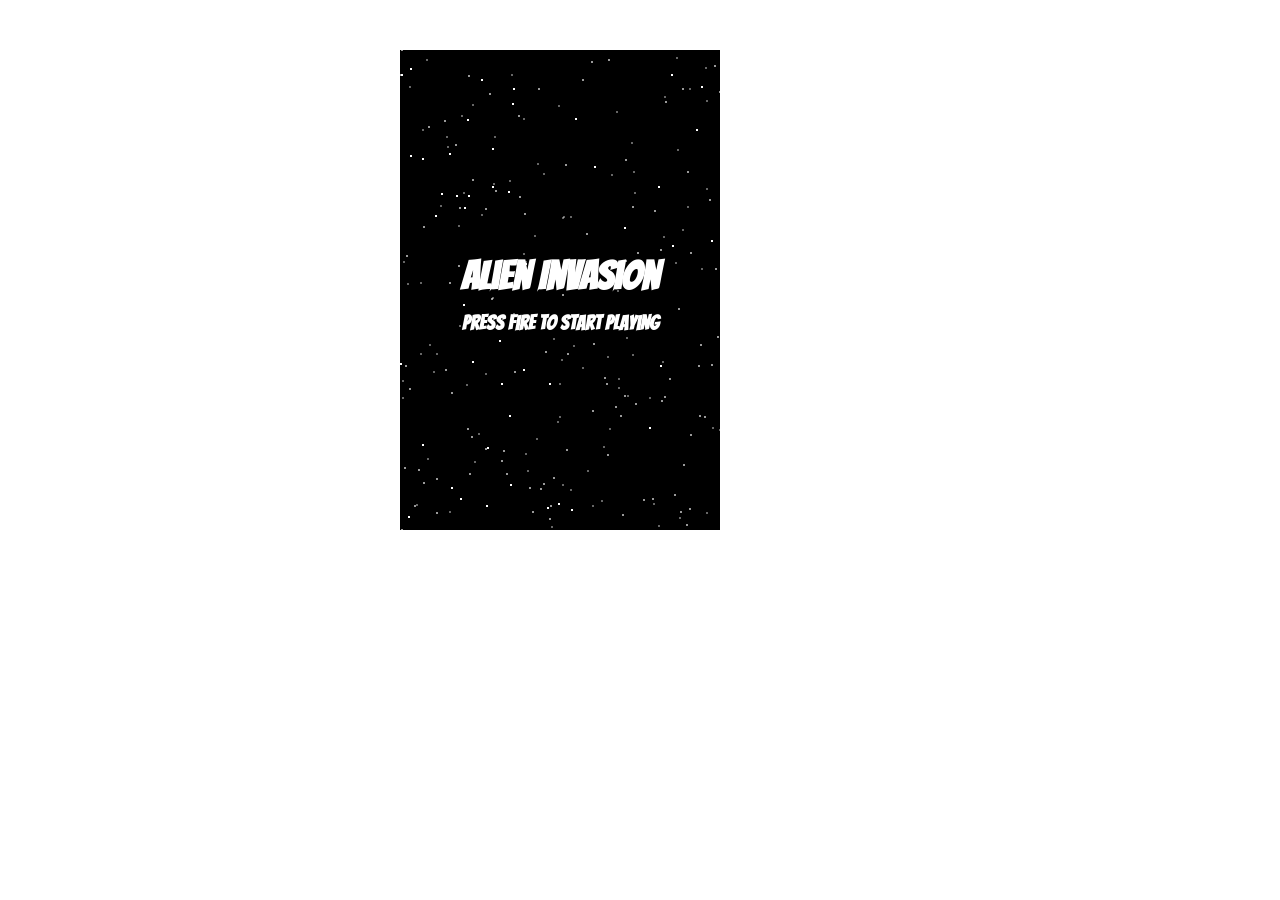
<file: play/alien-invasion/index.html>
<!DOCTYPE HTML>
<html lang="en">
<head>
  <meta charset="UTF-8"/>
  <title>Alien Invasion</title>
  <link rel="stylesheet" href="base.css" type="text/css" />
  <link href='http://fonts.googleapis.com/css?family=Bangers' rel='stylesheet' type='text/css'>
  <meta name="viewport" content="width=device-width, user-scalable=0, minimum-scale=1.0, maximum-scale=1.0"/>
  <meta name="apple-mobile-web-app-capable" content="yes">
  <meta name="apple-mobile-web-app-status-bar-style" content="black-translucent">
</head>
<body>
  <div id='container'>
    <canvas id='game' width='320' height='480'></canvas>
  </div>
  <script src='engine.js'></script>
  <script src='game.js'></script>
</body>
</html>
</file>
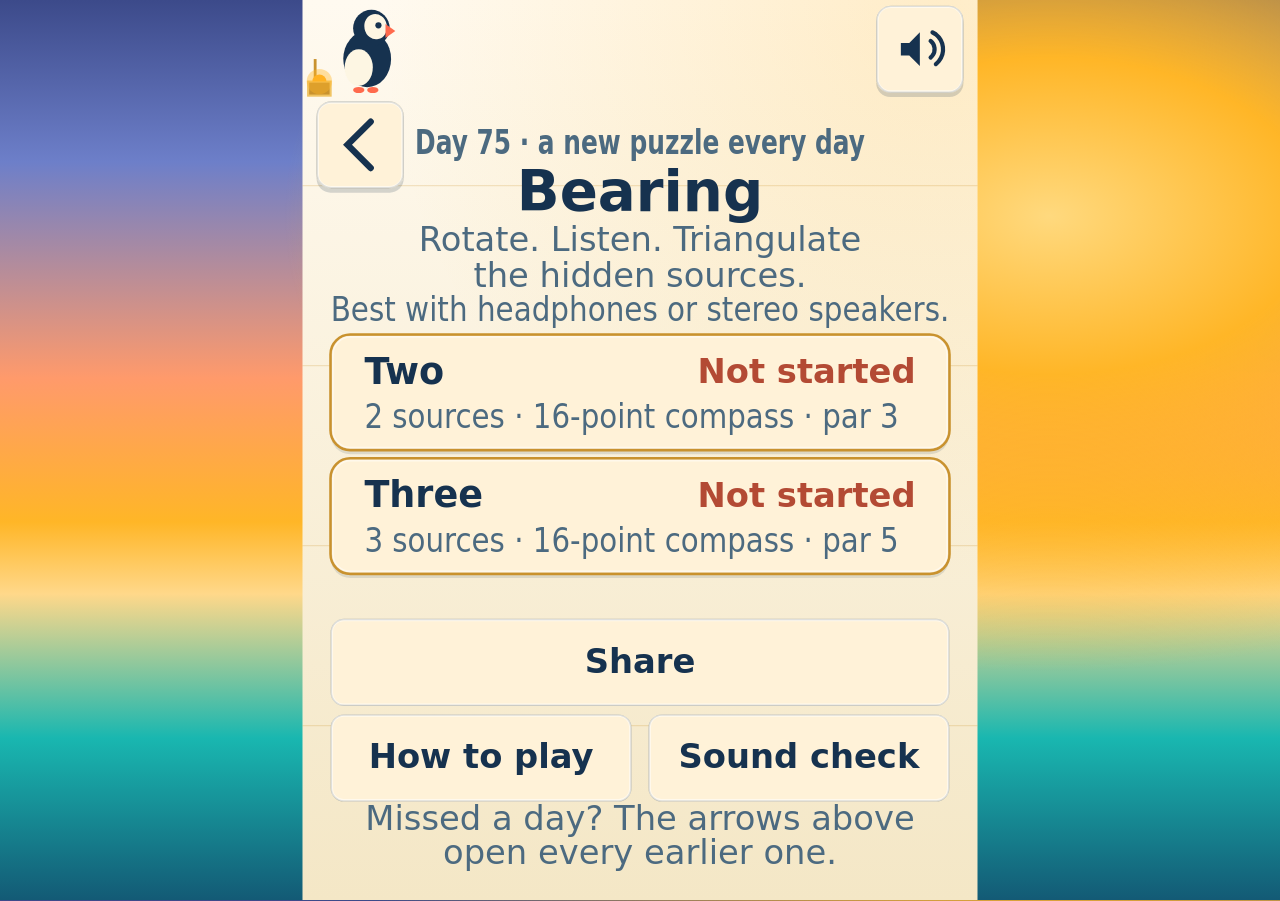
<file: play/bearing/index.html>
<!doctype html>
<html lang="en">
<head>
<meta charset="utf-8">
<meta name="viewport" content="width=device-width, initial-scale=1, maximum-scale=1, user-scalable=no">
<meta name="color-scheme" content="light">
<title>Bearing — Arkai</title>
<style>
  html, body { margin: 0; height: 100%; overflow: hidden; }
  body { -webkit-user-select: none; user-select: none; -webkit-tap-highlight-color: transparent; font-family: system-ui, -apple-system, "Segoe UI", Roboto, "Helvetica Neue", Arial, sans-serif; background: radial-gradient(130% 110% at 82% 24%, #ffd97e 0%, #ffb627 16%, rgba(255,182,39,0) 46%), linear-gradient(180deg, #3c4a8a 0%, #6d7fc9 18%, #ff9a6b 42%, #ffb627 58%, #ffd88a 66%, #19b7b0 82%, #135a75 100%); }
  canvas { display: block; width: 100vw; height: 100vh; height: 100dvh; touch-action: none; outline: none; cursor: pointer; }
  canvas:focus-visible { outline: 2px solid rgba(240, 196, 99, 0.8); outline-offset: -2px; }
  .sr { position: absolute; width: 1px; height: 1px; overflow: hidden; clip: rect(0 0 0 0); white-space: nowrap; }
  #controls:focus-within { position: fixed; left: 8px; right: 8px; bottom: 8px; width: auto; height: auto; clip: auto; white-space: normal; display: flex; flex-wrap: wrap; gap: 6px; padding: 8px; border-radius: 12px; background: #fff7e6; border: 1px solid #c9922e; }
  #controls button, #controls a { min-height: 44px; box-sizing: border-box; display: inline-flex; align-items: center; text-decoration: none; padding: 0 12px; border-radius: 10px; border: 1px solid #c9922e; background: #fff2d8; color: #16324f; font: 600 16px system-ui, sans-serif; }
  #controls a[hidden] { display: none; }
  #controls button:focus, #controls a:focus { outline: 2px solid #c9922e; }
  #copybox { position: fixed; inset: 0; display: none; align-items: center; justify-content: center; background: rgba(22, 50, 79, 0.72); }
  #copybox.open { display: flex; }
  #copybox .card { width: min(92vw, 420px); box-sizing: border-box; padding: 18px; border-radius: 16px; background: #fff7e6; border: 1px solid #c9922e; color: #16324f; }
  #copybox p { margin: 0 0 10px; font-size: 16px; line-height: 1.4; }
  #copybox textarea { width: 100%; height: 100px; box-sizing: border-box; padding: 10px; border-radius: 10px; border: 1px solid #c9922e; background: #fffdf5; color: #16324f; font: 16px/1.45 ui-monospace, Menlo, Consolas, monospace; resize: none; -webkit-user-select: text; user-select: text; }
  #copybox button { margin-top: 12px; width: 100%; height: 44px; border: 0; border-radius: 10px; background: #ff6a4d; color: #16324f; font-weight: 700; font-size: 16px; cursor: pointer; }
</style>
</head>
<body>
<canvas id="game" tabindex="0" role="application" aria-label="Bearing, a daily direction-finding puzzle. Two or three sound sources sit around a 16-point compass. Rotate your heading and listen: each source's left-right pull matches two possible bearings, mirrored across your heading, until a second listen from another heading narrows it to one. Left and right arrow keys rotate, Space listens, mark a compass point by tapping it, K checks, X clears your marks, L describes the puzzle, R replays a solved puzzle for practice, H shows the rules. Comma and period open the previous or next day. Press Tab for buttons."></canvas>
<div id="status" class="sr" aria-live="polite"></div>
<div id="controls" class="sr" role="group" aria-label="Game controls">
  <button type="button" data-act="rotateccw">Rotate heading left</button>
  <button type="button" data-act="rotatecw">Rotate heading right</button>
  <button type="button" data-act="listen">Listen from the current heading</button>
  <button type="button" data-act="check">Check your marks</button>
  <button type="button" data-act="clear">Clear your marks</button>
  <button type="button" data-act="describe">Describe the puzzle</button>
  <button type="button" data-act="replay">Replay a solved puzzle for practice</button>
  <button type="button" data-act="help">Rules</button>
  <button type="button" data-act="share">Share result</button>
  <a id="onward" href="#" target="_top" hidden>Play the next daily puzzle</a>
  <button type="button" data-act="card0">Two-source puzzle</button>
  <button type="button" data-act="card1">Three-source puzzle</button>
  <button type="button" data-act="mute">Sound on or off</button>
  <button type="button" data-act="home">Title screen</button>
  <button type="button" data-act="prevday">Previous day</button>
  <button type="button" data-act="nextday">Next day</button>
  <button type="button" data-act="opengate">Open the sound check</button>
  <button type="button" data-act="gateleft">Sound check: I heard it on the left</button>
  <button type="button" data-act="gateright">Sound check: I heard it on the right</button>
  <button type="button" data-act="gatetone">Sound check: play the tone again</button>
  <button type="button" data-act="gateskip">Sound check: continue without it</button>
</div>
<div id="copybox" role="dialog" aria-modal="true" aria-labelledby="copytitle">
  <div class="card">
    <p id="copytitle">Your browser would not copy by itself. Select the text below, copy it, and paste it anywhere.</p>
    <textarea id="copytext" readonly></textarea>
    <button id="copyclose" type="button">Done</button>
  </div>
</div>
<script>
(() => {
  'use strict';

  // ---- puzzle core begin ----
  // Everything between the two markers is pure: no DOM, no clock, no storage,
  // no audio. The one promise a daily puzzle makes is that puzzle #N hides the
  // same bearings for everyone, forever. A change here that renumbers or
  // reshapes old days breaks every result anyone has already shared.

  const GAME_SEED = 0xbea4;
  const EPOCH_UTC = Date.UTC(2026, 8, 21);
  const DAY_MS = 86400000;
  const FREEZE_COOLDOWN = 30;
  const DIAL = 16; // 22.5° per stop, a real compass rose vocabulary
  const MIN_SEP = 4; // 90° minimum between any two sources — generous margin (IDEA-BACKLOG.md 2026-09-21)
  const POINTS = ['N', 'NNE', 'NE', 'ENE', 'E', 'ESE', 'SE', 'SSE', 'S', 'SSW', 'SW', 'WSW', 'W', 'WNW', 'NW', 'NNW'];

  // Fixed per tier, not searched per puzzle: the offline simulation (session
  // #246 continuation, IDEA-BACKLOG.md) found separation and dial size barely
  // move the solve rate, and any valid placement is triangulated by the same
  // two-heading strategy in at most two listens under perfect listening. The
  // slack above that theoretical minimum is the simulation's own evidence-based
  // answer to the one thing it could not resolve: real per-listen perceptual
  // error on real headphones. Extra listens are insurance, not a penalty for
  // making them — no hard cap, only a cost.
  const TIERS = [
    { name: 'I', label: 'Two', k: 2, par: 3 },
    { name: 'II', label: 'Three', k: 3, par: 5 },
  ];
  const MAX_ATTEMPTS = 1500;

  // mulberry32 over an FNV-1a mix of the inputs: integer arithmetic only, so
  // every engine draws the same puzzle from the same day.
  function seeded(...parts) {
    let h = 2166136261 >>> 0;
    for (const part of parts) {
      h = Math.imul(h ^ (part & 0xffff), 16777619) >>> 0;
      h = Math.imul(h ^ (part >>> 16), 16777619) >>> 0;
    }
    let a = h | 0;
    return () => {
      a = (a + 0x6d2b79f5) | 0;
      let t = a;
      t = Math.imul(t ^ (t >>> 15), t | 1);
      t ^= t + Math.imul(t ^ (t >>> 7), t | 61);
      return ((t ^ (t >>> 14)) >>> 0) / 4294967296;
    };
  }

  const norm16 = (n) => ((n % DIAL) + DIAL) % DIAL;
  const circDist = (a, b) => { const d = Math.abs(a - b) % DIAL; return Math.min(d, DIAL - d); };

  /**
   * The two compass stops a single listen cannot tell apart: the true bearing,
   * and its mirror across the axis perpendicular to `heading` (the classic
   * front-back "cone of confusion" of plain interaural cues — a source ahead of
   * you and its mirror behind you pull the same way). `bearing` is only ever
   * the puzzle's own hidden value here, exactly as `responsesFor` in this
   * portal's other daily puzzles computes an honest reading from the truth.
   */
  function candidatesFor(bearing, heading) {
    const rel = norm16(bearing - heading);
    const mirrorRel = norm16(DIAL / 2 - rel);
    return [bearing, norm16(heading + mirrorRel)];
  }

  /**
   * `k` distinct stops, every pair at least `minSep` apart. Rejection sampling
   * that restarts the whole placement on a dead end instead of looping inside
   * it — the exact bug the offline simulation hit and fixed (IDEA-BACKLOG.md,
   * session #246 continuation): a partial placement can paint itself into a
   * corner where no stop satisfies the remaining separation, and looping for a
   * next candidate inside that corner never terminates.
   */
  function placeSources(rand, k, minSep) {
    for (let attempt = 0; attempt < 200; attempt++) {
      const stops = [];
      let ok = true;
      for (let i = 0; i < k; i++) {
        let found = -1;
        for (let tries = 0; tries < 64; tries++) {
          const c = Math.floor(rand() * DIAL);
          if (stops.every((s) => circDist(s, c) >= minSep)) { found = c; break; }
        }
        if (found < 0) { ok = false; break; }
        stops.push(found);
      }
      if (ok) return stops.sort((a, b) => a - b);
    }
    return null;
  }

  /** A placement that always satisfies MIN_SEP, for a day the generator cannot fill. */
  function fallbackBearings(k) {
    return k === 2 ? [4, 12] : [0, 6, 11];
  }

  /** The puzzle for a day and tier. Same arguments, same bearings, on any machine. */
  function makePuzzle(day, tier) {
    const spec = TIERS[tier];
    for (let attempt = 0; attempt < MAX_ATTEMPTS; attempt++) {
      const rand = seeded(GAME_SEED, day, tier, attempt);
      const bearings = placeSources(rand, spec.k, MIN_SEP);
      if (bearings) return { k: spec.k, par: spec.par, bearings, day, tier };
    }
    // Tens of thousands of days were generated in testing (see the offline
    // simulation write-up) and none got here; a fixed placement beats a frozen tab.
    return { k: spec.k, par: spec.par, bearings: fallbackBearings(spec.k), day, tier };
  }

  /** True only when the marks are exactly the hidden bearings — nothing else survives every listen. */
  function judge(puzzle, marks) {
    if (marks.length !== puzzle.k) return { ok: false, reason: 'count' };
    const want = new Set(puzzle.bearings);
    return { ok: marks.every((m) => want.has(m)) };
  }

  // A history token is a heard heading (0-15), or a failed check: a bare 'x'.
  // Joined by dots, the same convention Echo Sounding uses for its ping history.
  const tokensOf = (text) => (typeof text === 'string' && text ? text.split('.') : []);
  function costOf(text) {
    return tokensOf(text).reduce((sum, token) => sum + (token[0] === 'x' ? 2 : 1), 0);
  }

  /** What a stored listen history put on screen. Stops at the first entry the game could not have written. */
  function replay(text) {
    const listens = [];
    const kept = [];
    for (const token of tokensOf(text)) {
      const m = /^(x?)(\d{0,2})$/.exec(token);
      if (!m || (!m[1] && !m[2])) break; // only a corrupt store gets here
      if (m[2]) {
        const heading = Number(m[2]);
        if (heading >= DIAL) break;
        listens.push(heading);
      }
      kept.push(token);
    }
    return { listens, moves: costOf(kept.join('.')), inputs: kept.join('.') };
  }

  const marksOf = (text) => (typeof text === 'string' && text ? text.split('.').map(Number).filter((n) => Number.isInteger(n) && n >= 0 && n < DIAL) : []);

  // Movement is positional: arrows, and WASD by where the keys sit, so ZQSD
  // rotates on AZERTY. Commands are read by the printed letter, so Z undoes on
  // QWERTZ; a non-Latin letter falls back to the Latin one on the same key.
  const KEY_DIRS = { ArrowUp: 0, KeyW: 0, ArrowRight: 1, KeyD: 1, ArrowDown: 2, KeyS: 2, ArrowLeft: 3, KeyA: 3 };
  const ARROW_DIRS = { ArrowUp: 0, ArrowRight: 1, ArrowDown: 2, ArrowLeft: 3 };
  const PUNCT_KEYS = { Comma: ',', Period: '.' };
  const own = (table, name) => Object.prototype.hasOwnProperty.call(table, name);

  function readKey(rawCode, rawKey) {
    const code = String(rawCode || ''), key = String(rawKey || '');
    let dir = own(ARROW_DIRS, key) ? ARROW_DIRS[key] : own(KEY_DIRS, code) ? KEY_DIRS[code] : -1;
    const digit = /^Digit[12]$/.test(code) || (/^Numpad[12]$/.test(code) && /^[12]$/.test(key)) ? Number(code.slice(-1)) - 1 : -1;
    let letter = key.length === 1 ? key.toLowerCase() : key;
    if (/^[\p{L}\p{M}]+$/u.test(key) && /[^\p{Script=Latin}\p{Script=Inherited}\p{Script=Common}]/u.test(key)) {
      if (/^Key[A-Z]$/.test(code)) letter = code.slice(3).toLowerCase();
      else if (own(PUNCT_KEYS, code)) letter = PUNCT_KEYS[code];
    }
    return { dir, digit, letter: dir >= 0 ? '' : letter };
  }

  function dayStep(letter) {
    if (letter === ',' || letter === '<' || letter === '[') return -1;
    if (letter === '.' || letter === '>' || letter === ']') return 1;
    return 0;
  }

  function dayNumber(date) {
    const utc = Date.UTC(date.getFullYear(), date.getMonth(), date.getDate());
    return Math.max(1, Math.floor((utc - EPOCH_UTC) / DAY_MS) + 1);
  }

  /**
   * The day named by the archive picker's `?date=YYYY-MM-DD` (see
   * /archive/ and frame-forward.js), or null if the param is absent,
   * malformed, or not a real calendar date. y/m/d are treated as the
   * visitor's own local calendar date, exactly like `dayNumber(new Date())`
   * is at boot — reused via a plain date-like object instead of a real
   * `new Date(y, mo, d)`, which the puzzle core's own purity test below
   * forbids inside this block. Needs no upper/lower bound of its own: a
   * date before day one or after today comes out exactly like never having
   * loaded the param, because `loadDay` already clamps both ends for
   * prevday/nextday.
   */
  function daysInMonth(y, mo) {
    if (mo === 1) return y % 4 === 0 && (y % 100 !== 0 || y % 400 === 0) ? 29 : 28;
    return [31, 28, 31, 30, 31, 30, 31, 31, 30, 31, 30, 31][mo];
  }
  function dayFromDateParam(raw) {
    const m = /^(\d{4})-(\d{2})-(\d{2})$/.exec(raw || '');
    if (!m) return null;
    const y = Number(m[1]), mo = Number(m[2]) - 1, d = Number(m[3]);
    if (mo < 0 || mo > 11 || d < 1 || d > daysInMonth(y, mo)) return null;
    return dayNumber({ getFullYear: () => y, getMonth: () => mo, getDate: () => d });
  }

  function streakAfter(streak, lastFull, day, today, freezeAvailable) {
    if (day !== today || lastFull >= day) return null;
    if (lastFull === day - 1) return { streak: streak + 1, lastFull: day };
    if (freezeAvailable && lastFull > 0 && lastFull === day - 2) return { streak: streak + 1, lastFull: day, freezeUsed: true };
    return { streak: 1, lastFull: day };
  }

  // day 2 can only reach the freeze branch when lastFull is the never-played sentinel (0), never a real missed day; every stored freezeUsedDay === 2 is that bug's leftover, so it is safe to always clear it on load.
  function cleanFreezeUsedDay(freezeUsedDay) {
    return freezeUsedDay === 2 ? 0 : freezeUsedDay;
  }

  function titleDay(day, date, past) {
    return past ? `Day ${day} · ${date}` : `Day ${day} · a new puzzle every day`;
  }

  function shareMark(result, par) {
    if (!result) return '⬛';
    const over = result - par;
    if (over < 0) return '⭐' + over;
    if (over === 0) return '⭐';
    if (over <= 2) return '🟢+' + over;
    if (over <= 6) return '🟡+' + over;
    return '🔴+' + over;
  }

  function parNote(moves, par) {
    const over = moves - par;
    return over < 0 ? `★ ${-over} under par` : over === 0 ? '★ par' : `par ${par}, +${over}`;
  }

  function readOnward(fragment, self) {
    const params = new URLSearchParams(String(fragment || '').replace(/^#/, ''));
    const slug = params.get('next') || '', title = params.get('title') || '';
    if (slug === self || !/^[a-z0-9][a-z0-9-]{0,39}$/.test(slug) || !/^[A-Za-z0-9][A-Za-z0-9 '’-]{0,23}$/.test(title)) return null;
    return { slug, title, path: `/games/${slug}/` };
  }

  /**
   * One day's saved results, merged with what this tab holds. Two tabs of the
   * same game write to one store; the later write must not unsolve a puzzle
   * the other tab solved, or lower a count the player already spent. Entries
   * are { i: listen/check history, g: the player's marks, m: spent, s: spent
   * at the solve or 0, p: par at the solve }. `mineInputs`/`mineMarks` say, per
   * tier, whether this tab changed that field and has not saved yet; null (as
   * the front page's own reader passes) means "current always wins".
   */
  function mergeDay(saved, current, mineInputs, mineMarks) {
    return current.map((cur, tier) => {
      const old = (Array.isArray(saved) && saved[tier]) || {};
      const m = Math.max(Number(old.m) || 0, cur.m);
      const oldPath = typeof old.i === 'string' ? old.i : null;
      const oldMarks = typeof old.g === 'string' ? old.g : '';
      if (Number(old.s) > 0) return { i: oldPath ?? cur.i, g: oldPath === null ? cur.g : oldMarks, m, s: Number(old.s), p: Number(old.p) || 0 };
      const oursInputs = !mineInputs || mineInputs[tier] || oldPath === null;
      const oursMarks = !mineMarks || mineMarks[tier] || oldPath === null;
      return { i: oursInputs ? cur.i : oldPath, g: oursMarks ? cur.g : oldMarks, m, s: cur.s, p: cur.p };
    });
  }

  const core = {
    GAME_SEED, EPOCH_UTC, DAY_MS, FREEZE_COOLDOWN, DIAL, MIN_SEP, POINTS, TIERS, MAX_ATTEMPTS,
    seeded, norm16, circDist, candidatesFor, placeSources, fallbackBearings, makePuzzle,
    judge, costOf, replay, marksOf, mergeDay, readKey, dayStep, dayNumber, dayFromDateParam, streakAfter, shareMark, parNote, titleDay, readOnward, cleanFreezeUsedDay,
  };
  // ---- puzzle core end ----

  // ---- layout & state ----
  // 3:4 like the portal frame that carries it (ARK-88, D-083/D-085): a 480×720
  // canvas letterboxed inside that frame scaled by only ~0.65 on a 390×844
  // phone, where 480×640 fills it edge to edge at ~0.73 (and ~0.50 on 844×390).
  // Text is 24+ logical px (~17.5 CSS px portrait, ~12 landscape) and drawn
  // targets 62+ logical px (~45 CSS px portrait).
  const W = 480, H = 640;
  const FONT = 'system-ui, -apple-system, "Segoe UI", Roboto, "Helvetica Neue", Arial, sans-serif';
  const SLUG = 'bearing';
  const STORE = 'arkai:bearing:v1', STORE_MUTE = 'arkai:bearing:muted', STORE_GATE = 'arkai:bearing:gateok';
  const SHARE_URL = 'https:' + '//arkai.win/games/bearing/?ref=share';
  const RING_CX = 240, RING_CY = 290, RING_R = 104;

  const C = {
    bg: '#fff7e6', card: '#fff2d8',
    ring: '#c9922e', ringDim: '#c9a45c',
    accent: '#ff6a4d', accentDim: '#b34a34', cursor: '#9a6412', // the amber mark, darkened to srcInk amber: #ffb020 sat at 1.5:1 on the lit desk (ARK-116 P0)
    text: '#16324f', muted: '#4c6a80', good: '#0a6b60', warn: '#9a5b00', bad: '#e8453c',
    srcInk: ['#c0392b', '#0a7a72', '#9a6412'],
    navy: '#16324f', brass: '#c9922e', brassBright: '#f0c463', brassInk: '#8a5f1a', flame: '#ffb020',
  };

  const stopAngle = (stop) => (stop * Math.PI) / (DIAL / 2) - Math.PI / 2;
  const stopPoint = (stop, r) => ({ x: RING_CX + r * Math.cos(stopAngle(stop)), y: RING_CY + r * Math.sin(stopAngle(stop)) });

  const canvas = document.getElementById('game');
  const ctx = canvas.getContext('2d');
  const statusEl = document.getElementById('status');
  const controls = document.getElementById('controls');
  const copyBox = document.getElementById('copybox');
  const copyText = document.getElementById('copytext');
  const copyClose = document.getElementById('copyclose');
  const coarseQuery = window.matchMedia ? window.matchMedia('(pointer: coarse)') : null;
  const calmQuery = window.matchMedia ? window.matchMedia('(prefers-reduced-motion: reduce)') : null;
  const touch = () => !!(coarseQuery && coarseQuery.matches);
  const calm = () => !!(calmQuery && calmQuery.matches);

  // Set by the portal's picture generator (site/scripts/lib/picture-flag.mjs).
  const PICTURE = window.__arkaiPicture === true;

  const storage = {
    get(key) { if (PICTURE) return null; try { return localStorage.getItem(key); } catch { return null; } },
    set(key, value) { if (PICTURE) return true; try { localStorage.setItem(key, value); return true; } catch { return false; } },
  };

  const S = {
    mode: 'title',
    day: 1, today: 1,
    puzzles: [], runs: [], tier: 0, newDay: false,
    heading: 0, marks: new Set(),
    practice: false, practiceRun: null,
    help: false,
    streak: 0, bestStreak: 0, lastFull: 0, freezeUsedDay: 0, storageWarned: false,
    muted: storage.get(STORE_MUTE) === '1',
    gatePassed: storage.get(STORE_GATE) === '1', gateSide: null, gateAttempts: 0,
    listening: false, listenStep: -1,
    dayCheck: 5, flash: 0, shake: 0, toast: null,
    hidden: false,
  };
  const started = new Set();

  // ---- portal events (same-origin parent only) ----
  const emit = (event, data) => {
    if (PICTURE) return; // a photograph is not a play session
    try {
      if (window.parent && window.parent !== window) {
        window.parent.postMessage({ type: 'game-event', event, data: data || {} }, location.origin);
      }
    } catch { /* not embedded */ }
  };
  // A throw nobody caught is a bug a player has just met, and until now only they knew.
  // Said once per page: a frame that throws sixty times a second is one fact, not sixty.
  // Only this page's own script counts (an extension's error is not the game breaking),
  // and the line travels with it: this file ships byte for byte, so the line is exact.
  let crashed = false;
  window.addEventListener('error', (e) => {
    if (crashed || !String(e.filename).startsWith(location.origin + location.pathname)) return;
    crashed = true;
    emit('crash', { line: e.lineno });
  });
  const reportFocus = () => emit('focus', { day: S.day, tier: S.tier + 1 });

  let announceTimer = 0, pending = '';
  const announce = (message) => {
    pending = pending ? `${pending} ${message}` : message;
    statusEl.textContent = '';
    clearTimeout(announceTimer);
    announceTimer = setTimeout(() => { statusEl.textContent = pending; pending = ''; }, 60);
  };

  // ---- sound ----
  let audio = null;
  const ensureAudio = () => {
    if (S.muted) return;
    if (!audio) {
      try { const Ctx = window.AudioContext || window.webkitAudioContext; if (Ctx) audio = new Ctx(); } catch { audio = null; }
    }
    if (audio && audio.state === 'suspended') audio.resume().catch(() => {});
  };
  const tone = (freq, dur = 0.08, type = 'sine', vol = 0.04, delay = 0, slide = 0) => {
    if (S.muted || !audio || audio.state !== 'running') return;
    const t = audio.currentTime + delay;
    const osc = audio.createOscillator(), gain = audio.createGain();
    osc.type = type;
    osc.frequency.setValueAtTime(freq, t);
    if (slide) osc.frequency.exponentialRampToValueAtTime(Math.max(40, freq + slide), t + dur);
    gain.gain.setValueAtTime(0, t);
    gain.gain.linearRampToValueAtTime(vol, t + 0.008);
    gain.gain.exponentialRampToValueAtTime(0.0001, t + dur);
    osc.connect(gain); gain.connect(audio.destination);
    osc.start(t); osc.stop(t + dur + 0.02);
  };
  const sfx = {
    mark: () => tone(520, 0.05, 'square', 0.03),
    unmark: () => tone(340, 0.05, 'square', 0.025),
    bump: () => tone(130, 0.08, 'square', 0.025),
    fail: () => tone(300, 0.3, 'sawtooth', 0.035, 0, -180),
    win: () => [523, 659, 784, 1047].forEach((f, i) => tone(f, 0.16, 'triangle', 0.045, i * 0.09)),
    click: () => tone(700, 0.035, 'sine', 0.025),
    mode: () => tone(600, 0.05, 'triangle', 0.03, 0, 80),
  };

  // The one channel that carries real spatial information: StereoPannerNode for
  // amplitude panning, plus a manual interaural-time-difference pair (split the
  // panned stereo signal, delay whichever channel is on the far side of the
  // source up to ~0.65ms). A hard pan value alone is ILD-only and a strictly
  // weaker cue than real hearing; the Bearing spec (IDEA-BACKLOG.md) calls for
  // both explicitly so a stereo-headphone listener gets an honest cue, not a
  // synthetic shortcut.
  const MAX_ITD = 0.00065;
  function spatialTone(pan, atTime, freq = 440, dur = 0.55) {
    if (S.muted || !audio || audio.state !== 'running') return null;
    const t = atTime, p = Math.max(-1, Math.min(1, pan));
    const osc = audio.createOscillator(), gain = audio.createGain(), cut = audio.createGain(), panner = audio.createStereoPanner();
    const splitter = audio.createChannelSplitter(2), merger = audio.createChannelMerger(2);
    const delayL = audio.createDelay(0.01), delayR = audio.createDelay(0.01);
    osc.type = 'sine';
    osc.frequency.setValueAtTime(freq, t);
    gain.gain.setValueAtTime(0, t);
    gain.gain.linearRampToValueAtTime(0.09, t + 0.03);
    gain.gain.setValueAtTime(0.09, t + Math.max(0.03, dur - 0.1));
    gain.gain.exponentialRampToValueAtTime(0.0001, t + dur);
    panner.pan.setValueAtTime(p, t);
    delayL.delayTime.setValueAtTime(Math.max(0, p) * MAX_ITD, t);
    delayR.delayTime.setValueAtTime(Math.max(0, -p) * MAX_ITD, t);
    // The envelope lives on `gain`; `cut` is a second stage at a fixed unity that
    // nothing automates, so silenceListen can fade it without reading gain.value —
    // which is still the GainNode default of 1 in the very render block a tone
    // starts in, and would fade in from 0.09 over an envelope of 0 (ARK-37). It is the
    // voice's last stage, after the ITD delay lines, so zeroing it silences what they
    // still hold of the tone too (ARK-38).
    osc.connect(gain); gain.connect(panner); panner.connect(splitter);
    splitter.connect(delayL, 0); splitter.connect(delayR, 1);
    delayL.connect(merger, 0, 0); delayR.connect(merger, 0, 1);
    merger.connect(cut); cut.connect(audio.destination);
    osc.start(t); osc.stop(t + dur + 0.03);
    // Returned so a listen can be silenced before that stop time (silenceListen).
    return { osc, gain, cut, start: t };
  }

  // ---- canvas letterbox ----
  let view = { dpr: 1, cssW: W, cssH: H, scale: 1, ox: 0, oy: 0 };
  function resize() {
    invalidate(); // a canvas given a new size is blank until it is drawn again
    const dpr = Math.min(window.devicePixelRatio || 1, 2);
    const cssW = Math.max(1, canvas.clientWidth), cssH = Math.max(1, canvas.clientHeight);
    canvas.width = Math.round(cssW * dpr);
    canvas.height = Math.round(cssH * dpr);
    const scale = Math.min(cssW / W, cssH / H);
    view = { dpr, cssW, cssH, scale, ox: (cssW - W * scale) / 2, oy: (cssH - H * scale) / 2 };
  }
  function toLogical(clientX, clientY) {
    const rect = canvas.getBoundingClientRect();
    return { x: (clientX - rect.left - view.ox) / view.scale, y: (clientY - rect.top - view.oy) / view.scale };
  }

  // ---- helpers ----
  const puzzle = () => S.puzzles[S.tier];
  const run = () => (S.practice ? S.practiceRun : S.runs[S.tier]);
  const solvedCount = () => S.runs.filter((r) => r.solved).length;
  const locked = () => run().solved && !S.practice;
  const archive = () => S.day < S.today;
  const dayDate = (day) => new Date(EPOCH_UTC + (day - 1) * DAY_MS).toLocaleDateString('en-US', { month: 'long', day: 'numeric', timeZone: 'UTC' });
  const ONWARD = !PICTURE && /^https?:$/.test(location.protocol) ? readOnward(location.hash, SLUG) : null;
  // A specific day named by the archive picker on /archive/, forwarded into
  // this iframe the same way a friend code is (frame-forward.js). Read once
  // at boot; dayFromDateParam already returns null for anything malformed.
  const DATE_RAW = !PICTURE && /^https?:$/.test(location.protocol) ? new URLSearchParams(location.search).get('date') : null;
  const onwardLink = document.getElementById('onward');
  const onward = () => ONWARD !== null && solvedCount() === TIERS.length;
  // ---- onward click plan begin ----
  // What a click (or middle click) on the onward control should do. `event`
  // carries only the fields a real click event exposes; `available` is
  // `onward()` — the day on screen is solved and there is a next daily to
  // hand the player to.
  function onwardClickPlan(event, available) {
    if (!event.isTrusted || !available || event.altKey) return 'ignore';
    if (event.ctrlKey || event.metaKey || event.shiftKey || event.button !== 0) return 'count';
    return 'navigate';
  }
  function onwardAuxclickPlan(event, available) {
    return event.isTrusted && available && event.button === 1 ? 'count' : 'ignore';
  }
  // ---- onward click plan end ----
  if (ONWARD) {
    onwardLink.addEventListener('click', (event) => {
      const plan = onwardClickPlan(event, onward());
      if (plan === 'ignore') return;
      if (plan === 'count') { countOnward(); return; }
      event.preventDefault();
      goOnward();
    });
    onwardLink.addEventListener('auxclick', (event) => {
      if (onwardAuxclickPlan(event, onward()) === 'count') countOnward();
    });
  }
  function countOnward() { emit('next_game', { day: S.day }); }
  function goOnward() {
    if (!ONWARD || !onward()) return;
    sfx.click();
    countOnward();
    setTimeout(() => onwardLink.click(), 100);
  }
  const titleSummary = () => `Day ${S.day}${archive() ? `, ${dayDate(S.day)}, from the archive` : ''}. ${solvedCount()} of 2 puzzles solved.`;

  const toast = (message, spoken = message) => {
    // Readable on the first glance: a floor of 4 s and enough headroom for the
    // words, capped at 8 s so a long wrong-check note still clears (ARK-110).
    const words = message.split(' ').length;
    S.toast = { text: message, t: 0, dur: Math.min(8, Math.max(4, 1.1 + words * 0.26)) };
    announce(spoken);
  };
  const shake = (amount) => { if (!calm()) S.shake = amount; };

  /** Every source's accumulated candidate set, from this run's listen history — the same reading a listen gives, replayed. */
  function candidateSets(p, listens) {
    return Array.from({ length: p.k }, (_, i) => {
      let set = null;
      for (const heading of listens) {
        const pair = new Set(candidatesFor(p.bearings[i], heading));
        set = set ? new Set([...set].filter((x) => pair.has(x))) : pair;
      }
      // In stop order, never in the order candidatesFor() finds them: that order puts
      // the true bearing first, and the readout "SSE or NNE" named the answer (#303).
      return new Set([...(set || [])].sort((a, b) => a - b));
    });
  }

  // What to do next, in two lines: the goal, what a listen gives, and how to
  // finish. A pure function of what the readouts below the dial already print —
  // the tier's source count, the candidate sets, the marks and whether the puzzle
  // is solved — so it never tells the picture more than the ears (session #303).
  function coachLines(k, cand, marks, isLocked) {
    if (isLocked) return null; // the solved screen speaks for itself
    if (cand.every((set) => set.size === 0)) {
      return [`Find the ${k === 3 ? 'three' : 'two'} hidden sources.`, 'Tap Listen: the lines below say where each could be.'];
    }
    if (cand.some((set) => set.size > 1)) {
      return ['One listen gives two points: a front and a back.', 'Turn with ‹ ›, then Listen again: the shared point is the source.'];
    }
    if (marks.size < k) return ['Every source is pinned down — mark it.', 'Tap its point on the dial.'];
    return ['All marked — press Check.', 'A wrong check costs 2.'];
  }

  function describeState() {
    const p = puzzle(), r = run();
    const heading = `facing ${POINTS[S.heading]}`;
    const cand = candidateSets(p, r.listens);
    const readouts = cand.map((set, i) => `source ${i + 1}: ${set.size ? [...set].map((s) => POINTS[s]).join(' or ') : 'not listened yet'}`).join('. ');
    const marks = S.marks.size ? Array.from(S.marks).map((s) => POINTS[s]).join(', ') : 'none';
    const coach = coachLines(p.k, cand, S.marks, locked());
    return `${p.k} sources, ${heading}, ${r.listens.length} listens spent. ${readouts}. Marks: ${marks}.${coach ? ` ${coach.join(' ')}` : ''}`;
  }

  // ---- persistence ----
  function parseStore(raw) {
    try {
      const data = JSON.parse(raw || 'null');
      return data && typeof data === 'object' && data.days && typeof data.days === 'object' ? data : { days: {} };
    } catch { return { days: {} }; }
  }
  const readStore = () => parseStore(storage.get(STORE));

  function entryFor(tier) {
    const r = S.runs[tier];
    return { i: r.inputs, g: Array.from(r.marks ?? []).join('.'), m: r.moves, s: r.solved ? r.solvedMoves : 0, p: r.solved ? r.par : 0 };
  }

  function currentEntries() {
    return S.runs.map((r, tier) => (tier === S.tier && !S.practice ? { i: r.inputs, g: Array.from(S.marks).join('.'), m: r.moves, s: r.solved ? r.solvedMoves : 0, p: r.solved ? r.par : 0 } : entryFor(tier)));
  }

  function writeStore() {
    const data = readStore();
    data.days[S.day] = mergeDay(data.days[S.day], currentEntries(), null, null);
    if (solvedCount() === TIERS.length) {
      const freezeAvailable = !S.freezeUsedDay || S.day - S.freezeUsedDay >= FREEZE_COOLDOWN;
      const next = streakAfter(S.streak, S.lastFull, S.day, S.today, freezeAvailable);
      if (next) {
        S.streak = next.streak; S.lastFull = next.lastFull; S.bestStreak = Math.max(S.bestStreak, S.streak);
        if (next.freezeUsed) { S.freezeUsedDay = S.day; toast('Missed a day — your streak freeze covered it.'); }
      }
    }
    data.streak = S.streak; data.best = S.bestStreak; data.lastFull = S.lastFull; data.freezeUsedDay = S.freezeUsedDay;
    if (!storage.set(STORE, JSON.stringify(data)) && !S.storageWarned) {
      S.storageWarned = true;
      toast('This browser is not keeping your progress.');
    }
  }

  function absorb(data) {
    const saved = data.days[S.day];
    if (Array.isArray(saved)) {
      const merged = mergeDay(saved, currentEntries(), null, null);
      merged.forEach((entry, tier) => {
        const r = S.runs[tier];
        r.moves = entry.m;
        if (entry.s > 0 && !(r.solved && r.solvedMoves === entry.s)) {
          const state = replay(entry.i);
          r.solved = true; r.solvedMoves = entry.s; r.par = entry.p;
          r.inputs = state.inputs; r.listens = state.listens;
          r.marks = new Set(marksOf(entry.g));
          emit('closed', { day: S.day, tier: tier + 1 });
          if (tier === S.tier && !S.practice) { S.marks = new Set(r.marks); toast(`${TIERS[tier].label} was solved in another tab, in ${entry.s}.`); }
        }
      });
    }
    S.streak = Number(data.streak) || 0;
    S.bestStreak = Math.max(S.bestStreak, Number(data.best) || 0);
    S.lastFull = Number(data.lastFull) || 0;
    S.freezeUsedDay = cleanFreezeUsedDay(Number(data.freezeUsedDay) || 0);
  }

  // Bumped by every listen and by every switch of puzzle: a listen's timers act only
  // while it is still the latest one (doListen).
  let listenSeq = 0;
  // The tones one listen has scheduled, so leaving the puzzle mid-listen can cut them
  // off instead of letting them ring over the next screen (silenceListen).
  let listenVoices = [];
  // A listen still waiting for the sound to resume: the call that starts it (doListen).
  let pendingListen = null;
  // `now`: the sound is suspended right after this (mute, a hidden tab). suspend()
  // freezes the audio clock where it stands, so a fade scheduled on it would only play
  // on resume — the whole 30 ms of a sounding tone at its full level, over whatever
  // screen the sound comes back on (ARK-38). Stopped at once, the tone ends where the
  // suspend cuts the output anyway.
  const silenceListen = (now = false) => {
    if (audio) {
      const t = audio.currentTime;
      // A voice a previous call already faded stays reachable until its stop time: a
      // mute or a hidden tab inside that 50 ms would otherwise miss it, suspend() would
      // freeze the fade where it stands, and the rest would play on resume (ARK-47). A
      // voice whose stop time has passed is dropped here.
      listenVoices = listenVoices.filter((voice) => voice.stopAt === undefined || voice.stopAt > t);
      for (const voice of listenVoices) {
        try {
          // Before a suspend the voice stops at the frozen time, no fade: suspend()
          // freezes the audio clock where it stands, so a fade scheduled on it would only
          // play on resume — the whole 30 ms of a sounding tone at its full level (ARK-38).
          if (now) {
            // The output stage is zeroed as well: the ITD delay lines still hold up to
            // 0.65 ms of the tone for the far ear, a click on resume.
            voice.cut.gain.setValueAtTime(0, t);
            voice.osc.stop(t);
            voice.stopped = true;
            voice.stopAt = t;
            continue;
          }
          if (voice.stopped) continue;
          voice.stopped = true;
          // A tone still waiting for its turn is cancelled outright: stopped before its
          // start, it never sounds. Faded instead, it would fade from the gain's default
          // of 1, not from its 0.09 — a pop up to ten times louder than the tone when
          // the player leaves just before it (ARK-29).
          if (voice.start > t) {
            voice.osc.stop(t);
            voice.stopAt = t;
            continue;
          }
          // Only the cut stage is faded: nothing else automates it, so its value is always
          // the unity it was built at and the envelope's own gain is never read or
          // cancelled — a read lands on the GainNode default of 1 in the block a tone
          // starts in, a step up over the envelope's 0 (ARK-37). The fade is anchored by a
          // write of that unity, not a read: a ramp with no event before it starts at the
          // call in Chrome, but at time 0 in older engines — a cut, not a fade (ARK-38).
          voice.cut.gain.setValueAtTime(1, t);
          voice.cut.gain.linearRampToValueAtTime(0.0001, t + 0.03);
          voice.osc.stop(t + 0.05);
          voice.stopAt = t + 0.05;
        } catch {
          // A second osc.stop() throws in some engines; a disconnected voice cannot
          // reach the destination, so a tone that would not stop cannot play on (ARK-37).
          voice.stopped = true;
          voice.stopAt = t;
          for (const node of [voice.osc, voice.gain, voice.cut]) { try { node.disconnect(); } catch { /* already detached */ } }
        }
      }
    } else {
      listenVoices = [];
    }
  };
  const stopListening = (now = false) => { listenSeq++; pendingListen = null; S.listening = false; S.listenStep = -1; silenceListen(now); };

  function selectTier(tier) {
    S.tier = tier;
    S.practice = false; S.practiceRun = null;
    S.help = false;
    S.flash = 0; S.shake = 0;
    S.heading = 0;
    stopListening();
    S.marks = new Set(run().marks);
  }

  /** Opens a day's two puzzles: today, or any earlier day back to day 1. */
  function loadDay(day) {
    S.today = dayNumber(new Date());
    day = Math.min(Math.max(1, day), S.today);
    S.day = day;
    S.newDay = false;
    S.puzzles = TIERS.map((_, tier) => makePuzzle(day, tier));
    const data = readStore();
    const saved = Array.isArray(data.days[day]) ? data.days[day] : [];
    S.streak = Number(data.streak) || 0;
    S.bestStreak = Number(data.best) || 0;
    S.lastFull = Number(data.lastFull) || 0;
    S.freezeUsedDay = cleanFreezeUsedDay(Number(data.freezeUsedDay) || 0);
    S.runs = S.puzzles.map((p, tier) => {
      const entry = saved[tier] || {};
      const state = replay(entry.i);
      const solvedMoves = Number(entry.s) || 0;
      return {
        inputs: state.inputs, listens: state.listens,
        marks: new Set(marksOf(entry.g)),
        moves: Math.max(Number(entry.m) || 0, state.moves),
        solved: solvedMoves > 0, solvedMoves, par: Number(entry.p) || 0,
      };
    });
    const firstOpen = S.runs.findIndex((r) => !r.solved);
    selectTier(firstOpen < 0 ? 0 : firstOpen);
  }

  const POSE = { day: 40, tier: 1 };
  function posePicture() {
    S.day = S.today = POSE.day;
    S.puzzles = TIERS.map((_, tier) => makePuzzle(POSE.day, tier));
    S.runs = S.puzzles.map((p, tier) => {
      if (tier < POSE.tier) return { inputs: '', listens: [], marks: new Set(), moves: p.par, solved: true, solvedMoves: p.par, par: p.par };
      if (tier === POSE.tier) {
        const listens = [0];
        return { inputs: '0', listens, marks: new Set([p.bearings[0]]), moves: 1, solved: false, solvedMoves: 0, par: 0 };
      }
      return { inputs: '', listens: [], marks: new Set(), moves: 0, solved: false, solvedMoves: 0, par: 0 };
    });
    S.gatePassed = true;
    selectTier(POSE.tier);
    S.marks = new Set(S.runs[POSE.tier].marks);
    S.mode = 'play';
  }

  function markStart() {
    const key = `${S.day}:${S.tier}`;
    if (run().solved || started.has(key)) return;
    started.add(key);
    emit('start', { game: SLUG, day: S.day, tier: S.tier + 1, archive: archive() });
  }

  function followToday() {
    const today = dayNumber(new Date());
    if (today === S.today) return false;
    if (S.day !== S.today) { S.today = today; return false; }
    loadDay(today);
    return true;
  }

  function checkDay() {
    if (PICTURE || dayNumber(new Date()) === S.today) return;
    // A new day changes the screen with no event to say so, but only once: mid-puzzle
    // S.today stays behind on purpose, and this check comes round every five seconds.
    if (S.mode === 'play' && S.day === S.today) {
      if (!S.newDay) {
        invalidate();
        S.newDay = true;
        toast(touch() ? 'A new puzzle is out. Tap the home button.' : 'A new puzzle is out. Press Esc.');
      }
      return;
    }
    invalidate(); // followToday() catches S.today up, so this runs once a day too
    followToday();
  }

  function stepDay(delta) {
    const target = S.day + delta;
    if (target < 1 || target > dayNumber(new Date())) {
      sfx.bump();
      announce(target < 1 ? 'Day 1 is the first day.' : 'This is today. A new puzzle comes at midnight.');
      return;
    }
    S.mode = 'title'; S.help = false; S.toast = null;
    loadDay(target);
    sfx.click();
    announce(titleSummary());
  }

  // ---- game flow ----
  function goTitle() {
    // A listen the player walks away from stops here: its scheduled tones are cut and
    // its timers no longer step, so nothing of the old puzzle sounds over the title.
    stopListening();
    S.mode = 'title';
    S.help = false;
    followToday();
    sfx.click();
    announce(titleSummary());
  }

  function startPlay(tier) {
    ensureAudio();
    followToday();
    if (tier !== undefined && tier !== S.tier) selectTier(tier);
    else {
      // Same tier as before: selectTier() (which clears practice) is skipped,
      // so an in-progress practice run must be cleared here instead — title →
      // play on an already-solved, already-practiced tier must land back on
      // the real, saved run, not resume the stale practice one (trunk-line
      // guards this exact path in its own startPlay()).
      S.practice = false; S.practiceRun = null;
      S.marks = new Set(run().marks);
    }
    S.mode = 'play';
    S.help = false; S.toast = null;
    sfx.click();
    markStart();
    announce(`Day ${S.day}, ${TIERS[S.tier].label}-source puzzle, par ${puzzle().par}. ${describeState()}`);
    reportFocus();
  }

  function setTier(tier) {
    if (S.mode !== 'play' || tier === S.tier) return;
    selectTier(tier);
    markStart();
    sfx.click();
    announce(`${TIERS[tier].label}. Par ${puzzle().par}. ${describeState()}`);
    reportFocus();
  }

  function rotate(delta) {
    if (S.mode !== 'play') return;
    S.heading = norm16(S.heading + delta);
    sfx.click();
    announce(`Facing ${POINTS[S.heading]}.`);
  }

  function doListen() {
    if (S.mode !== 'play' || locked() || S.listening) return;
    ensureAudio();
    const p = puzzle(), r = run();
    const heading = S.heading;
    r.listens.push(heading);
    r.inputs = r.inputs ? `${r.inputs}.${heading}` : String(heading);
    r.moves++;
    if (!S.practice) { emit('progress', { moves: run().moves, tier: S.tier + 1, day: S.day, archive: archive() }); writeStore(); }
    S.listening = true; S.listenStep = 0;
    // Each listen owns its timers: a puzzle switched mid-listen (tier, practice) bumps
    // listenSeq, and the old listen's timers then step nothing on the new puzzle.
    const seq = ++listenSeq;
    listenVoices = [];
    const GAP = 0.85;
    // The tones and the timers that draw their highlights are one schedule. A listen that
    // finds the sound suspended — the tab was hidden and shown, and nothing resumed the
    // context yet — resumes it first and lets both wait for the running clock. Scheduled
    // in the same tick against a suspended context, the tones would land on a clock that
    // is not advancing, never sound, and still spend the move while the highlight stepped
    // on the page clock (ARK-47).
    const schedule = () => {
      const t0 = audio && audio.state === 'running' ? audio.currentTime + 0.05 : 0;
      p.bearings.forEach((bearing, i) => {
        const rel = norm16(bearing - heading);
        const pan = Math.sin((rel * Math.PI) / (DIAL / 2));
        if (t0) {
          const voice = spatialTone(pan, t0 + i * GAP, 420 + i * 70, 0.5);
          if (voice) listenVoices.push(voice);
        }
        // A timer that changes the picture is an event, not an animation: it draws
        // the new highlight and then the loop stops again.
        setTimeout(() => { invalidate(); if (seq === listenSeq) S.listenStep = i; }, i * GAP * 1000);
      });
      setTimeout(() => { invalidate(); if (seq === listenSeq) { S.listening = false; S.listenStep = -1; listenVoices = []; } }, p.bearings.length * GAP * 1000 + 200);
    };
    // A muted listen makes no sound by design, and a running context schedules at once.
    // Only a suspended, unmuted context is waited on (ARK-47), and the first of these
    // starts the listen, once: resume() settles (a rejected one starts it silent, so the
    // listen still ends); the player mutes (toggleMute starts it as a muted listen); a
    // second passes (it starts silent). A context the system holds or one with no output
    // device never settles resume() — measured in Firefox — and a listen that waited on
    // it alone hung with Listen dead. Leaving the puzzle drops the wait (stopListening).
    if (S.muted || !audio || audio.state === 'running') schedule();
    else {
      const begin = () => { if (pendingListen === begin) { pendingListen = null; schedule(); } };
      pendingListen = begin;
      audio.resume().catch(() => {}).then(begin);
      setTimeout(begin, 1000);
    }
    const cand = candidateSets(p, r.listens);
    const readouts = cand.map((set, i) => `source ${i + 1}: ${[...set].map((s) => POINTS[s]).join(' or ')}`).join('. ');
    announce(`Listened from ${POINTS[heading]}. ${readouts}.`);
  }

  function toggleMark(stop) {
    if (S.mode !== 'play' || locked()) return;
    const p = puzzle();
    if (S.marks.has(stop)) { S.marks.delete(stop); sfx.unmark(); }
    else {
      if (S.marks.size >= p.k) { toast(`Mark up to ${p.k} points. Clear one first.`); sfx.bump(); return; }
      S.marks.add(stop); sfx.mark();
    }
    run().marks = new Set(S.marks);
    if (!S.practice) writeStore();
    announce(`${S.marks.has(stop) ? 'Marked' : 'Unmarked'} ${POINTS[stop]}.`);
  }

  function clearMarks() {
    if (S.mode !== 'play' || locked() || !S.marks.size) return;
    S.marks.clear();
    run().marks = new Set();
    if (!S.practice) writeStore();
    sfx.click();
    announce('Marks cleared.');
  }

  function toggleMute() {
    S.muted = !S.muted;
    storage.set(STORE_MUTE, S.muted ? '1' : '0');
    if (S.muted) {
      // The listen's own end timer runs on the page clock and clears listenVoices while
      // its tones are still queued on the audio clock; suspending freezes them there and
      // unmuting would resume them over the title, another tier, or a new listen. Silence
      // them now, but leave S.listening/listenStep so the dial highlight is unchanged (#37).
      silenceListen(true);
      if (audio) audio.suspend().catch(() => {});
      // A listen still waiting for the sound goes on from here as a muted one. Left
      // waiting, its resume() — which Chrome keeps pending across this suspend() —
      // settled on unmute and played the old listen then (ARK-48).
      if (pendingListen) pendingListen();
    } else ensureAudio();
    announce(S.muted ? 'Muted.' : 'Sound on.');
  }

  function celebrate() {
    sfx.win();
    if (!calm()) S.flash = 0.5;
  }

  function solvedNow() {
    const p = puzzle(), r = run();
    if (S.practice) {
      celebrate();
      const over = r.moves - p.par;
      toast(`Practice solved in ${r.moves}. ${over <= 0 ? 'Par!' : `${over} over par.`}`);
      return;
    }
    r.solved = true; r.solvedMoves = r.moves; r.par = p.par;
    writeStore();
    celebrate();
    const over = r.solvedMoves - p.par;
    emit('gameover', { won: true, score: r.solvedMoves, par: p.par, tier: S.tier + 1, day: S.day, archive: archive(), streak: S.streak });
    const verdict = over < 0 ? `${-over} under par: a very clean triangulation.` : over === 0 ? 'Par! A star.' : `Solved, ${over} over par.`;
    toast(`${verdict} ${solvedCount() === TIERS.length ? 'Both done.' : 'The other puzzle is next when ready.'}`);
  }

  function doCheck() {
    if (S.mode !== 'play' || locked()) return;
    const p = puzzle(), r = run();
    const verdict = judge(p, Array.from(S.marks));
    if (verdict.ok) { solvedNow(); return; }
    if (verdict.reason === 'count') { toast(`Mark exactly ${p.k} points first.`); sfx.bump(); return; }
    ensureAudio();
    r.inputs = r.inputs ? `${r.inputs}.x` : 'x';
    r.moves += 2;
    if (!S.practice) writeStore();
    toast('Not quite. Listen again from a different heading to narrow it down. Cost 2.');
    sfx.fail(); shake(5);
  }

  function startPractice() {
    if (!run().solved) return;
    // Re-triggering practice (the replay button/key work any time it is
    // active) must not re-emit `practice` on every click — the exact bug
    // session #239 found and fixed in one-step-late/ink-side-down. Computed
    // before S.practice flips, so a second call sees itself already practicing.
    const enteringPractice = !S.practice;
    S.practice = true;
    S.practiceRun = { listens: [], inputs: '', moves: 0, solved: false, solvedMoves: 0, par: puzzle().par };
    S.marks = new Set();
    stopListening();
    S.heading = 0;
    S.help = false; S.toast = null;
    S.mode = 'play';
    sfx.click();
    if (enteringPractice) emit('practice', { tier: S.tier + 1, day: S.day, archive: archive() });
    announce('Practice run. Nothing here is saved.');
  }

  function goNext() {
    const nextTier = S.runs.findIndex((r, i) => i > S.tier && !r.solved);
    selectTier(nextTier < 0 ? (S.tier + 1) % TIERS.length : nextTier);
    S.mode = 'play';
    markStart();
    sfx.click();
    announce(`${TIERS[S.tier].label}. Par ${puzzle().par}. ${describeState()}`);
    reportFocus();
  }

  function shareText() {
    const marks = S.runs.map((r, tier) => shareMark(r.solvedMoves, S.puzzles[tier].par));
    return `Bearing #${S.day}${archive() ? ' (archive)' : ''}\n${marks.join('  ')}\n${SHARE_URL}`;
  }
  function openCopyBox(message) {
    copyText.value = message;
    copyBox.classList.add('open');
    copyText.focus(); copyText.select();
  }
  function share() {
    const message = shareText();
    sfx.click();
    const shared = () => emit('share', { day: S.day, score: solvedCount() });
    if (navigator.clipboard && navigator.clipboard.writeText) {
      // The promise resolves outside every handler: the toast and the copy box
      // both land with no event to draw them, so each callback invalidates first.
      navigator.clipboard.writeText(message).then(
        () => { invalidate(); shared(); toast('Copied! Paste it anywhere.'); },
        () => { invalidate(); openCopyBox(message); },
      );
    } else openCopyBox(message);
  }
  // The dialog is a page element over the canvas, but closing it hands focus back
  // to the canvas: draw the frame so the picture is never left stale.
  copyClose.addEventListener('click', () => {
    invalidate();
    copyBox.classList.remove('open');
    canvas.focus();
  });

  // ---- sound-check gate ----
  // A standalone, optional screen — not inserted into the start flow (a
  // deliberate divergence from the letter of the spec, with reason: the
  // portal's own smoke test requires every game to go from a start gesture
  // straight to a playable, event-reporting state, and a gate in front of that
  // — even a softened one a player can skip — breaks that contract for anyone
  // driving the game without a human answering it, automated checks included).
  // Reachable any time from the title screen; doubles as a first-gesture
  // AudioContext unlock and an honest "this plays best with headphones" note
  // for anyone who never opens it.
  function openGate() {
    S.gateAttempts = 0;
    S.mode = 'gate';
    S.help = false;
    playGateTone();
  }
  function playGateTone() {
    ensureAudio();
    S.gateSide = Math.random() < 0.5 ? -1 : 1;
    if (audio && audio.state === 'running') spatialTone(S.gateSide, audio.currentTime + 0.05, 523, 0.7);
    announce('Playing a tone panned hard left or right.');
  }
  function answerGate(side) {
    if (side === S.gateSide) {
      S.gatePassed = true;
      storage.set(STORE_GATE, '1');
      sfx.win();
      toast('Sound check passed.');
      goTitle();
      return;
    }
    S.gateAttempts++;
    sfx.bump();
    announce(`Not quite. ${S.gateAttempts >= 2 ? 'You can continue without headphones, or try again.' : 'Try again.'}`);
    playGateTone();
  }
  function skipGate() {
    sfx.click();
    goTitle();
  }

  // ---- update ----
  // What advances between frames: the flash of a solve, the shake of a wrong
  // check and the age of the toast. The drawing only reads these, so on a still
  // screen nothing moves and the loop can stop; a hidden tab or the photographer's
  // pose stands still, exactly as the old frame() passed a zero dt to drawEffects().
  function update(dt) {
    if (PICTURE || S.hidden) return;
    if (S.flash > 0) S.flash = Math.max(0, S.flash - dt * 1.5);
    if (S.shake > 0) S.shake = Math.max(0, S.shake - dt * 20);
    if (S.toast) {
      S.toast.t += dt;
      if (S.toast.t >= S.toast.dur) S.toast = null;
    }
  }

  // ---- rendering ----
  let hitRegions = [];
  const addHit = (x, y, w, h, action) => hitRegions.push({ x, y, w, h, action });
  function hitTest(x, y) {
    for (let i = hitRegions.length - 1; i >= 0; i--) {
      const r = hitRegions[i];
      if (x >= r.x && x <= r.x + r.w && y >= r.y && y <= r.y + r.h) return r.action;
    }
    return null;
  }

  function roundRect(x, y, w, h, r) {
    ctx.beginPath();
    ctx.moveTo(x + r, y);
    ctx.arcTo(x + w, y, x + w, y + h, r);
    ctx.arcTo(x + w, y + h, x, y + h, r);
    ctx.arcTo(x, y + h, x, y, r);
    ctx.arcTo(x, y, x + w, y, r);
    ctx.closePath();
  }

  // ---- lantern harbour skin (ARK-110) ----
  // Lighten or darken a #rrggbb fill by f (negative darkens). Cheap enough for a
  // press frame; the desk and plates keep every other fill flat (D-086).
  function shade(hex, f) {
    const n = parseInt(hex.slice(1), 16);
    const ch = (v) => Math.max(0, Math.min(255, Math.round(v * (1 + f))));
    return `rgb(${ch(n >> 16)},${ch((n >> 8) & 0xff)},${ch(n & 0xff)})`;
  }

  // The listening desk — sun-bleached wood with a low lantern glow from the
  // upper right — is drawn straight to the frame. The two gradients are cheap
  // to recreate per repaint, and the drawing code may only write to ctx (the
  // offscreen canvas it once cached to would need member writes of its own).
  function desk() {
    const g = ctx.createLinearGradient(0, 0, 0, H);
    g.addColorStop(0, '#fffaf0');
    g.addColorStop(1, '#f4e7c6');
    ctx.fillStyle = g; ctx.fillRect(0, 0, W, H);
    const glow = ctx.createRadialGradient(W - 24, 16, 0, W - 24, 16, 400);
    glow.addColorStop(0, 'rgba(255,182,39,0.20)');
    glow.addColorStop(1, 'rgba(255,182,39,0)');
    ctx.fillStyle = glow; ctx.fillRect(0, 0, W, H);
    ctx.strokeStyle = 'rgba(201,146,46,0.22)'; ctx.lineWidth = 1;
    for (let y = 132; y < H; y += 128) { ctx.beginPath(); ctx.moveTo(0, y); ctx.lineTo(W, y); ctx.stroke(); }
  }

  // A raised enamel plate: a flat drop shadow, the body, and a light lip on the
  // top edge — a bevel without a blur. Pressed, it sinks (no shadow, darker body).
  function plate(x, y, w, h, r, fill, pressed) {
    const dy = pressed ? 2 : 0;
    if (!pressed) {
      ctx.fillStyle = 'rgba(22,50,79,0.18)';
      roundRect(x, y + 3, w, h, r); ctx.fill();
    }
    ctx.fillStyle = pressed ? shade(fill, -0.14) : fill;
    roundRect(x, y + dy, w, h, r); ctx.fill();
    ctx.strokeStyle = 'rgba(22,50,79,0.30)'; ctx.lineWidth = 1;
    roundRect(x + 0.5, y + dy + 0.5, w - 1, h - 1, r); ctx.stroke();
    if (!pressed) {
      ctx.strokeStyle = 'rgba(255,255,255,0.55)'; ctx.lineWidth = 1.5;
      roundRect(x + 1, y + 1, w - 2, h - 2, Math.max(0, r - 1)); ctx.stroke();
    }
  }

  // A flat panel with a coloured rim: the tier cards and the help sheet.
  function panel(x, y, w, h, r, fill, stroke) {
    ctx.fillStyle = 'rgba(22,50,79,0.12)';
    roundRect(x, y + 3, w, h, r); ctx.fill();
    ctx.fillStyle = fill;
    roundRect(x, y, w, h, r); ctx.fill();
    ctx.strokeStyle = stroke || 'rgba(22,50,79,0.30)'; ctx.lineWidth = 2;
    roundRect(x, y, w, h, r); ctx.stroke();
    ctx.strokeStyle = 'rgba(255,255,255,0.5)'; ctx.lineWidth = 1.5;
    roundRect(x + 1.5, y + 1.5, w - 3, h - 3, Math.max(0, r - 1.5)); ctx.stroke();
  }

  function button(x, y, w, h, label, action, active, enabled = true) {
    // Self-contained: a body fill, a dark edge and a light top lip (the bevel).
    // The body is drawn first, at exactly x/y — the test pins the first pill.
    ctx.fillStyle = active ? C.accent : C.card;
    roundRect(x, y, w, h, 10); ctx.fill();
    ctx.strokeStyle = 'rgba(22,50,79,0.30)'; ctx.lineWidth = 1;
    roundRect(x + 0.5, y + 0.5, w - 1, h - 1, 9); ctx.stroke();
    ctx.strokeStyle = 'rgba(255,255,255,0.55)'; ctx.lineWidth = 1.5;
    roundRect(x + 1, y + 1, w - 2, h - 2, 8); ctx.stroke();
    ctx.fillStyle = !enabled ? C.muted : active ? C.navy : C.text;
    ctx.font = `700 24px ${FONT}`; ctx.textAlign = 'center'; ctx.textBaseline = 'middle';
    ctx.fillText(label, x + w / 2, y + h / 2 + 1, w - 12);
    // The pill is drawn at the size the touch floor needs (62+ logical px,
    // ~45 CSS px in the portal frame — ARK-88), so the hit box is the pill.
    if (enabled) addHit(x, y, w, h, action);
  }

  function iconButton(x, y, w, h, icon, action) {
    plate(x, y, w, h, 10, C.card, false);
    const cx = x + w / 2, cy = y + h / 2;
    // The glyph paths are written around (0, 0) and scaled up to the bigger
    // pill, so the icons read at the same weight as their 62 px target.
    ctx.save();
    ctx.translate(cx, cy);
    ctx.scale(1.5, 1.5);
    ctx.strokeStyle = C.text; ctx.fillStyle = C.text; ctx.lineWidth = 2; ctx.lineCap = 'round';
    if (icon === 'home') {
      ctx.beginPath();
      ctx.moveTo(-8, -1); ctx.lineTo(0, -8); ctx.lineTo(8, -1);
      ctx.moveTo(-5, -3); ctx.lineTo(-5, 8); ctx.lineTo(5, 8); ctx.lineTo(5, -3);
      ctx.stroke();
    } else if (icon === 'prev' || icon === 'next') {
      // Same chevron the sibling games (One Step Late, Ink Side Down, Blind
      // Corners) draw for day-nav — was bare text here, the one control that
      // didn't get the pill treatment (IDEA-BACKLOG.md/BENCHMARK.md gap #2).
      const back = icon === 'prev' ? 1 : -1;
      ctx.lineWidth = 3;
      ctx.beginPath();
      ctx.moveTo(5 * back, -11); ctx.lineTo(-6 * back, 0); ctx.lineTo(5 * back, 11);
      ctx.stroke();
    } else {
      ctx.beginPath();
      ctx.moveTo(-9, -3); ctx.lineTo(-5, -3); ctx.lineTo(0, -8);
      ctx.lineTo(0, 8); ctx.lineTo(-5, 3); ctx.lineTo(-9, 3);
      ctx.closePath(); ctx.fill();
      ctx.beginPath();
      if (S.muted) {
        ctx.moveTo(3, -4); ctx.lineTo(10, 4);
        ctx.moveTo(10, -4); ctx.lineTo(3, 4);
      } else {
        ctx.arc(2, 0, 5, -0.9, 0.9);
        ctx.moveTo(6, -8); ctx.arc(2, 0, 9, -0.9, 0.9);
      }
      ctx.stroke();
    }
    ctx.restore();
    addHit(x, y, w, h, action);
  }

  // Skerry the harbour-keeper puffin and his brass lantern, top-left. The flame
  // is lit while the game is audible, so the mascot carries the mute state the
  // way the dial carries the puzzle (ARK-110).
  function drawSkerry() {
    ctx.save();
    ctx.translate(2, 2);
    const lit = !S.muted;
    // brass lantern on a short handle, low-left
    ctx.fillStyle = C.brass;
    ctx.fillRect(6, 40, 2, 16);
    ctx.fillRect(2, 56, 16, 10);
    ctx.strokeStyle = C.brassBright; ctx.lineWidth = 1.5;
    ctx.strokeRect(2, 56, 16, 10);
    if (lit) {
      ctx.fillStyle = C.flame;
      ctx.beginPath(); ctx.arc(10, 56, 5, Math.PI, 0); ctx.fill();
      ctx.fillStyle = 'rgba(255,182,39,0.40)';
      ctx.beginPath(); ctx.arc(10, 56, 9, 0, Math.PI * 2); ctx.fill();
    }
    // body — dark back, cream chest, facing right
    ctx.fillStyle = C.navy;
    ctx.beginPath(); ctx.ellipse(44, 40, 17, 20, 0, 0, Math.PI * 2); ctx.fill();
    ctx.fillStyle = '#fdf6e3';
    ctx.beginPath(); ctx.ellipse(38, 46, 10, 13, 0, 0, Math.PI * 2); ctx.fill();
    // head + white face patch + eye
    ctx.fillStyle = C.navy;
    ctx.beginPath(); ctx.arc(47, 18, 13, 0, Math.PI * 2); ctx.fill();
    ctx.fillStyle = '#fdf6e3';
    ctx.beginPath(); ctx.ellipse(50, 17, 8, 9, -0.2, 0, Math.PI * 2); ctx.fill();
    ctx.fillStyle = C.navy;
    ctx.beginPath(); ctx.arc(52, 16, 2.2, 0, Math.PI * 2); ctx.fill();
    // the coral beak — the puffin's mark
    ctx.fillStyle = C.accent;
    ctx.beginPath(); ctx.moveTo(57, 15); ctx.lineTo(64, 20); ctx.lineTo(57, 25); ctx.closePath(); ctx.fill();
    // feet
    ctx.beginPath(); ctx.ellipse(38, 62, 4, 2.2, 0, 0, Math.PI * 2); ctx.fill();
    ctx.beginPath(); ctx.ellipse(48, 62, 4, 2.2, 0, 0, Math.PI * 2); ctx.fill();
    ctx.restore();
  }

  // The words of `text` in lines no wider than maxW, in the current font: a box
  // can be sized to its lines before any of them is drawn (the toast, ARK-89).
  function wrapLines(text, maxW) {
    const lines = [];
    let line = '';
    for (const w of text.split(' ')) {
      const test = line ? `${line} ${w}` : w;
      if (ctx.measureText(test).width > maxW && line) { lines.push(line); line = w; }
      else line = test;
    }
    if (line) lines.push(line);
    return lines;
  }

  // Draws the lines from y down, lineH apart; returns the y of the last line.
  function wrapText(text, x, y, maxW, lineH) {
    const lines = wrapLines(text, maxW);
    lines.forEach((line, i) => ctx.fillText(line, x, y + i * lineH));
    return y + Math.max(0, lines.length - 1) * lineH;
  }

  function drawTitle() {
    desk();
    addHit(0, 0, W, H, 'titledefault');

    drawSkerry();
    iconButton(W - 10 - 62, 4, 62, 62, 'mute', 'mute');

    // The nextday pill and mute never share a row: the day row sits 6px below
    // mute's pill, and hitTest resolves the last-added region first, so a tap
    // on an overlap would be nextday's — there is none (dual-review found the
    // old overlap while closing BENCHMARK gap #2; kept clear since).
    const DAY_ROW_Y = 72;
    const prevOk = S.day > 1, nextOk = S.day < S.today;
    // Only drawn when navigable — matches the sibling games' dayArrows(),
    // which omit the arrow entirely rather than showing it greyed out.
    if (prevOk) iconButton(10, DAY_ROW_Y, 62, 62, 'prev', 'prevday');
    if (nextOk) iconButton(W - 10 - 62, DAY_ROW_Y, 62, 62, 'next', 'nextday');
    ctx.textAlign = 'center'; ctx.textBaseline = 'middle';
    ctx.fillStyle = C.muted; ctx.font = `600 24px ${FONT}`;
    ctx.fillText(titleDay(S.day, dayDate(S.day), archive()), 240, DAY_ROW_Y + 31, 320);

    ctx.fillStyle = C.navy; ctx.font = `800 40px ${FONT}`;
    ctx.fillText('Bearing', 240, 140);
    ctx.fillStyle = C.muted; ctx.font = `400 24px ${FONT}`;
    ctx.fillText('Rotate. Listen. Triangulate', 240, 172);
    ctx.fillText('the hidden sources.', 240, 198);
    ctx.fillText('Best with headphones or stereo speakers.', 240, 222, 440);

    const cardY = [238, 326], cardH = 82;
    TIERS.forEach((t, tier) => {
      const y = cardY[tier], r = S.runs[tier];
      panel(20, y, 440, cardH, 14, C.card, r.solved ? C.good : C.brass);
      ctx.fillStyle = C.text; ctx.font = `800 26px ${FONT}`; ctx.textAlign = 'left'; ctx.textBaseline = 'middle';
      ctx.fillText(t.label, 44, y + 28);
      ctx.textAlign = 'right';
      if (r.solved) {
        ctx.fillStyle = r.solvedMoves - r.par <= 0 ? C.good : C.warn;
        ctx.font = `700 24px ${FONT}`;
        ctx.fillText(parNote(r.solvedMoves, r.par), 436, y + 28, 220);
        ctx.fillStyle = C.muted; ctx.font = `400 24px ${FONT}`;
        ctx.fillText(`${r.solvedMoves} listens spent`, 436, y + 60, 220);
      } else {
        ctx.fillStyle = C.accentDim; ctx.font = `700 24px ${FONT}`;
        ctx.fillText(r.moves ? 'In progress' : 'Not started', 436, y + 28);
      }
      ctx.textAlign = 'left'; ctx.fillStyle = C.muted; ctx.font = `400 24px ${FONT}`;
      ctx.fillText(`${t.k} sources · 16-point compass · par ${t.par}`, 44, y + 60, 380);
      ctx.textAlign = 'center';
      addHit(20, y, 440, cardH, `card${tier}`);
    });

    if (solvedCount() === TIERS.length) {
      ctx.fillStyle = S.streak > 0 ? C.good : C.muted; ctx.font = `700 24px ${FONT}`;
      ctx.fillText(S.streak > 0 ? `Streak ${S.streak}${S.bestStreak > S.streak ? ` · best ${S.bestStreak}` : ''}` : 'Both puzzles solved.', 240, 428);
    }

    button(20, 440, 440, 62, 'Share', 'share', false);
    button(20, 508, 214, 62, 'How to play', 'help', false);
    button(246, 508, 214, 62, S.gatePassed ? 'Sound check ✓' : 'Sound check', 'opengate', false);
    ctx.fillStyle = C.muted; ctx.font = `400 24px ${FONT}`;
    ctx.fillText('Missed a day? The arrows above', 240, 584);
    ctx.fillText('open every earlier one.', 240, 608);
    // The credit moved to the How-to-play panel: three lines of small print
    // did not fit the 640-tall title at a size a phone can read (ARK-88).
  }

  function drawGate() {
    desk();
    drawSkerry();
    ctx.textAlign = 'center'; ctx.textBaseline = 'middle';
    ctx.fillStyle = C.navy; ctx.font = `800 32px ${FONT}`;
    ctx.fillText('Sound check', 240, 72);
    ctx.fillStyle = C.muted; ctx.font = `400 24px ${FONT}`;
    wrapText('Bearing is heard, not just seen. Put on headphones or sit between stereo speakers, then press play and say which side the tone came from.', 240, 112, 400, 30);

    button(140, 244, 200, 62, 'Play the tone', 'gatetone', true);

    button(56, 330, 168, 96, 'LEFT', 'gateleft', false);
    button(256, 330, 168, 96, 'RIGHT', 'gateright', false);

    ctx.fillStyle = C.muted; ctx.font = `400 24px ${FONT}`;
    ctx.fillText(S.gateAttempts >= 2 ? 'Missed twice — that is fine.' : 'A quick tap is all it takes.', 240, 452);

    button(110, 486, 260, 62, 'Continue without it', 'gateskip', false);
  }

  function drawDial() {
    const p = puzzle(), r = run();
    const cand = candidateSets(p, r.listens);

    // Harbour-lantern halo behind the ring: flat amber disks, no gradient, so the
    // lit readout stays inside the frame budget (D-086).
    ctx.fillStyle = 'rgba(255,176,32,0.10)';
    ctx.beginPath(); ctx.arc(RING_CX, RING_CY, RING_R + 42, 0, Math.PI * 2); ctx.fill();
    ctx.fillStyle = 'rgba(255,176,32,0.14)';
    ctx.beginPath(); ctx.arc(RING_CX, RING_CY, RING_R + 20, 0, Math.PI * 2); ctx.fill();

    ctx.strokeStyle = C.ring; ctx.lineWidth = 3;
    ctx.beginPath(); ctx.arc(RING_CX, RING_CY, RING_R, 0, Math.PI * 2); ctx.stroke();
    ctx.strokeStyle = C.ringDim; ctx.lineWidth = 1;
    ctx.beginPath(); ctx.arc(RING_CX, RING_CY, RING_R - 26, 0, Math.PI * 2); ctx.stroke();

    for (let s = 0; s < DIAL; s++) {
      const cardinal = s % 4 === 0;
      const outer = stopPoint(s, RING_R + (cardinal ? 14 : 8));
      const inner = stopPoint(s, RING_R - (cardinal ? 10 : 4));
      // Cardinals in dark brass: brassBright #f0c463 sat at ~1.5:1 on the lit desk —
      // fainter than the minor 22.5° ticks, an inverted hierarchy (ARK-116 re-review).
      ctx.strokeStyle = cardinal ? C.brassInk : C.ringDim;
      ctx.lineWidth = cardinal ? 2 : 1;
      ctx.beginPath(); ctx.moveTo(inner.x, inner.y); ctx.lineTo(outer.x, outer.y); ctx.stroke();
      if (cardinal) {
        const label = stopPoint(s, RING_R + 28);
        ctx.fillStyle = C.muted; ctx.font = `700 24px ${FONT}`; ctx.textAlign = 'center'; ctx.textBaseline = 'middle';
        ctx.fillText(POINTS[s], label.x, label.y);
      }
      // As wide as the gap between two neighbouring stops allows: at R 104 the
      // stops sit ~40.8 logical px apart, so 48-square hits overlap at the
      // diagonals (the later-added region wins those slivers). 16 points at
      // 44 CSS px each would need a ring this frame cannot hold — the rotate
      // buttons and arrow keys carry the same action (ARK-88).
      const hit = stopPoint(s, RING_R);
      addHit(hit.x - 24, hit.y - 24, 48, 48, `stop${s}`);
    }

    // Candidate ticks: every source's accumulated reading, small and colored per source.
    // Inks, not the light src palette: coral/teal/amber sat at 1.2–1.9:1 on the lit
    // desk (ARK-116 P0), so the ticks wear the same dark inks as the readouts.
    cand.forEach((set, i) => {
      const color = C.srcInk[i % C.srcInk.length];
      for (const stop of set) {
        const pt = stopPoint(stop, RING_R - 26 - i * 8);
        ctx.fillStyle = color;
        ctx.beginPath(); ctx.arc(pt.x, pt.y, 4.5, 0, Math.PI * 2); ctx.fill();
      }
    });

    // The player's marks: filled disks on the ring itself.
    for (const stop of S.marks) {
      const pt = stopPoint(stop, RING_R);
      ctx.fillStyle = C.cursor;
      ctx.beginPath(); ctx.arc(pt.x, pt.y, 9, 0, Math.PI * 2); ctx.fill();
      ctx.strokeStyle = C.bg; ctx.lineWidth = 2; ctx.stroke();
    }

    // Heading needle.
    const tip = stopPoint(S.heading, RING_R - 30);
    ctx.strokeStyle = C.accentDim; ctx.lineWidth = 3; ctx.lineCap = 'round';
    ctx.beginPath(); ctx.moveTo(RING_CX, RING_CY); ctx.lineTo(tip.x, tip.y); ctx.stroke();
    ctx.lineCap = 'butt';
    ctx.fillStyle = C.accentDim;
    ctx.beginPath(); ctx.arc(RING_CX, RING_CY, 5, 0, Math.PI * 2); ctx.fill();

    // The source sounding now is ringed where the listens so far place it — its
    // candidate stops, the same ones the readout names — never at its true bearing:
    // the picture must not tell more than the ears (it did until session #303).
    if (S.listening && S.listenStep >= 0 && cand[S.listenStep]) {
      ctx.strokeStyle = C.srcInk[S.listenStep % C.srcInk.length]; ctx.lineWidth = 3;
      for (const s of cand[S.listenStep]) {
        const pt = stopPoint(s, RING_R + 20);
        ctx.beginPath(); ctx.arc(pt.x, pt.y, 10, 0, Math.PI * 2); ctx.stroke();
      }
    }
  }

  function drawPlay() {
    desk();

    // Same corner pair as Echo Sounding/Trunk Line's in-play HUD (BENCHMARK
    // gap #2): this game's title text is centered, not right-aligned, so
    // nothing forces the opposite-corners split the title screen uses for
    // mute alone — stacking left keeps in-play home/mute geometry identical
    // across all three Era-B dailies.
    iconButton(W - 10 - 62, 4, 62, 62, 'home', 'home');
    iconButton(W - 10 - 2 * 62 - 6, 4, 62, 62, 'mute', 'mute');
    ctx.textBaseline = 'middle';
    ctx.textAlign = 'left'; ctx.fillStyle = C.text; ctx.font = `700 24px ${FONT}`;
    ctx.fillText(`Day ${S.day} · ${TIERS[S.tier].label}${S.practice ? ' · practice' : ''}`, 14, 36, 320);

    const p = puzzle(), r = run();
    // Its own full-width row below the icon pills: at a phone-readable size the
    // sentence no longer fits beside them (ARK-88; the visual checker found the
    // old right-aligned tail tucked under the home pill).
    ctx.fillStyle = C.muted; ctx.font = `400 24px ${FONT}`;
    ctx.fillText(`Facing ${POINTS[S.heading]} · ${r.listens.length} listen${r.listens.length === 1 ? '' : 's'} spent · par ${p.par}`, 14, 80, 452);

    ctx.save();
    if (S.shake > 0) ctx.translate((Math.random() - 0.5) * S.shake, (Math.random() - 0.5) * S.shake);
    drawDial();
    ctx.restore();

    // Per-source readouts, in words, next to the dial — the exact equivalent of
    // what a listen conveys, for anyone who cannot rely on stereo hearing alone.
    const cand = candidateSets(p, r.listens);
    ctx.textAlign = 'left'; ctx.font = `600 24px ${FONT}`;
    cand.forEach((set, i) => {
      ctx.fillStyle = C.srcInk[i % C.srcInk.length];
      const text = `Source ${i + 1}: ${set.size ? [...set].map((s) => POINTS[s]).join(' or ') : 'not listened yet'}`;
      ctx.fillText(text, 24, 446 + i * 24, 452);
    });

    // The coach over the dial: what to find, what a listen gives, how to finish.
    // It sits between the "Facing" row and the dial's top label, and reads only the
    // candidate sets the readouts print, never the bearings (session #303).
    const coach = coachLines(p.k, cand, S.marks, locked());
    if (coach) {
      ctx.textAlign = 'center'; ctx.textBaseline = 'middle';
      ctx.fillStyle = C.accentDim; ctx.font = `700 25px ${FONT}`;
      ctx.fillText(coach[0], 240, 106, 452);
      ctx.fillStyle = C.muted; ctx.font = `400 24px ${FONT}`;
      ctx.fillText(coach[1], 240, 132, 452);
    }

    button(24, 508, 208, 62, locked() ? 'Solved' : 'Listen', 'listen', !locked(), !locked());
    button(240, 508, 112, 62, '‹', 'rotateccw', false);
    button(356, 508, 112, 62, '›', 'rotatecw', false);

    button(24, 572, 134, 62, locked() ? 'Replay' : 'Check', locked() ? 'replay' : 'check', false, true);
    button(162, 572, 134, 62, 'Clear', 'clear', false, !locked());
    button(300, 572, 168, 62, S.tier === 0 ? 'Three-source' : 'Two-source', `card${1 - S.tier}`, false);

    ctx.fillStyle = C.muted; ctx.font = `400 24px ${FONT}`;
    ctx.fillText('', 0, 0); // no-op keeps text state consistent for the next draw call
  }

  function drawHelp() {
    ctx.fillStyle = 'rgba(22,50,79,0.50)'; ctx.fillRect(0, 0, W, H);
    // The help sheet's own card: a flat shadow, the body, and a brass rim — the
    // same panel() draws for the tier cards, inlined because the test rebuilds
    // drawHelp() with nothing but ctx, C, FONT, W, H and roundRect.
    ctx.fillStyle = 'rgba(22,50,79,0.12)';
    roundRect(24, 13, W - 48, H - 20, 16); ctx.fill();
    ctx.fillStyle = C.card;
    roundRect(24, 10, W - 48, H - 20, 16); ctx.fill();
    ctx.strokeStyle = C.brass; ctx.lineWidth = 2;
    roundRect(24, 10, W - 48, H - 20, 16); ctx.stroke();
    ctx.strokeStyle = 'rgba(255,255,255,0.5)'; ctx.lineWidth = 1.5;
    roundRect(25.5, 11.5, W - 51, H - 23, 14.5); ctx.stroke();
    ctx.textAlign = 'center'; ctx.textBaseline = 'middle';
    ctx.fillStyle = C.navy; ctx.font = `800 26px ${FONT}`;
    ctx.fillText('How to play', 240, 48);
    ctx.fillStyle = C.text; ctx.font = `400 24px ${FONT}`; ctx.textAlign = 'left';
    // Re-flowed by wrapText at the new size (ARK-88): the same words, broken
    // where they fit rather than where the old 14px lines happened to end.
    const paragraphs = [
      'Two or three sound sources sit at fixed compass points, hidden. Rotate your heading, then listen.',
      'Each source pulls left or right the way a real ear hears it. That pull always matches two possible bearings, mirrored across your heading — the same pull comes from a source ahead of you or behind it.',
      'Listen again from a different heading: the new pair and the old pair share exactly one bearing. That is the truth. Mark it, and every other source, then press Check.',
      'Every listen costs 1. A wrong check costs 2. No hard limit — extra listens are always worth it if unsure.',
    ];
    // Every paragraph is wrapped before any is drawn, so the lines can close up
    // before anything overlaps: 27 px apart with Roboto, tighter only where a
    // wider system font needs more lines, and the last one stays 36 px above the
    // credit line (ARK-89: the first cut started each paragraph 12 px under the
    // last line of the one above, drawing over it).
    let ly = 84;
    const blocks = paragraphs.map((paragraph) => wrapLines(paragraph, 408));
    const count = blocks.reduce((n, lines) => n + lines.length, 0);
    const lineH = Math.min(27, (H - 74 - ly - 12 * (blocks.length - 1)) / (count - 1));
    for (const lines of blocks) {
      lines.forEach((line, i) => ctx.fillText(line, 44, ly + i * lineH));
      ly += lines.length * lineH + 12;
    }
    ctx.textAlign = 'center'; ctx.fillStyle = C.muted; ctx.font = `400 24px ${FONT}`;
    ctx.fillText('Self-contained, no network. Made by an AI agent.', 240, H - 38, 420);
    addHit(0, 0, W, H, 'closehelp');
  }

  function drawEffects() {
    if (S.flash > 0) { ctx.fillStyle = `rgba(255,176,32,${S.flash * 0.3})`; ctx.fillRect(0, 0, W, H); }
    if (S.toast) {
      // The box grows up from the bottom edge to hold every line (ARK-89: at 24 px
      // the wrong-check toast is three lines, and the last fell off the canvas).
      // One roundRect path is filled then stroked, so the test counts a single
      // box: the body is the cream, the brass rim doubles as its shadow.
      ctx.font = `600 24px ${FONT}`;
      const lines = wrapLines(S.toast.text, W - 120);
      const boxH = 24 + 28 * lines.length, top = H - 16 - boxH;
      ctx.fillStyle = '#fff4dc';
      roundRect(36, top, W - 72, boxH, 12); ctx.fill();
      ctx.strokeStyle = C.brass; ctx.lineWidth = 1.5;
      ctx.stroke();
      ctx.fillStyle = C.navy; ctx.textAlign = 'center'; ctx.textBaseline = 'middle';
      lines.forEach((line, i) => ctx.fillText(line, W / 2, top + 26 + i * 28));
    }
  }

  function syncOnward() {
    if (!ONWARD) return;
    onwardLink.hidden = !onward();
    if (onward()) { onwardLink.href = ONWARD.path; onwardLink.textContent = `Play ${ONWARD.title}, another daily puzzle`; }
  }

  function render() {
    hitRegions = [];
    ctx.setTransform(view.dpr * view.scale, 0, 0, view.dpr * view.scale, view.dpr * view.ox, view.dpr * view.oy);
    ctx.clearRect(-view.ox / view.scale, -view.oy / view.scale, view.cssW / view.scale, view.cssH / view.scale);
    if (S.mode === 'title') drawTitle();
    else if (S.mode === 'gate') drawGate();
    else drawPlay();
    if (S.help) drawHelp();
    drawEffects();
    syncOnward();
  }

  // ---- input ----
  function handleAction(action) {
    if (!action) return;
    if (action === 'titledefault') {
      const first = S.runs.findIndex((r) => !r.solved);
      startPlay(first < 0 ? 0 : first);
      return;
    }
    if (action.startsWith('card')) {
      const tier = Number(action.slice(4));
      if (S.mode === 'title') startPlay(tier);
      else if (S.mode === 'play') setTier(tier);
      return;
    }
    if (action.startsWith('stop')) {
      const stop = Number(action.slice(4));
      toggleMark(stop);
      return;
    }
    switch (action) {
      case 'prevday': stepDay(-1); return;
      case 'nextday': stepDay(1); return;
      case 'home': goTitle(); return;
      case 'mute': toggleMute(); return;
      case 'listen': doListen(); return;
      case 'rotateccw': rotate(-1); return;
      case 'rotatecw': rotate(1); return;
      case 'check': doCheck(); return;
      case 'clear': clearMarks(); return;
      case 'replay': startPractice(); return;
      case 'share': share(); return;
      case 'onward': goOnward(); return;
      case 'help': S.help = !S.help; return;
      case 'closehelp': S.help = false; return;
      case 'opengate': if (S.mode === 'title') openGate(); return;
      case 'gateleft': answerGate(-1); return;
      case 'gateright': answerGate(1); return;
      case 'gatetone': playGateTone(); return;
      case 'gateskip': skipGate(); return;
    }
  }

  canvas.addEventListener('pointerdown', (e) => {
    invalidate();
    canvas.focus();
    const { x, y } = toLogical(e.clientX, e.clientY);
    handleAction(hitTest(x, y));
  });

  window.addEventListener('keydown', (e) => {
    invalidate();
    const holdable = e.code === 'ArrowLeft' || e.code === 'ArrowRight' || e.code === 'KeyA' || e.code === 'KeyD';
    if (e.repeat && !holdable) return;
    const { dir, digit, letter } = readKey(e.code, e.key);
    if (dir === 1 || dir === 3) {
      e.preventDefault();
      if (S.mode === 'play') rotate(dir === 1 ? 1 : -1);
      return;
    }
    if (dir === 0 || dir === 2) return;
    if (digit >= 0 && digit < TIERS.length) {
      e.preventDefault();
      if (S.mode === 'title') startPlay(digit);
      else if (S.mode === 'play') setTier(digit);
      return;
    }
    const dayD = dayStep(letter);
    if (dayD && S.mode === 'title') { e.preventDefault(); stepDay(dayD); return; }
    switch (letter) {
      case ' ':
        e.preventDefault();
        if (S.help) { S.help = false; return; }
        if (S.mode === 'title') handleAction('titledefault');
        else if (S.mode === 'play') doListen();
        return;
      case 'k': if (S.mode === 'play') doCheck(); return;
      case 'x': if (S.mode === 'play') clearMarks(); return;
      case 'c': share(); return;
      case 'l': if (S.mode === 'play') announce(describeState()); return;
      case 'r': if (S.mode === 'play') startPractice(); return;
      case 'h': S.help = !S.help; sfx.click(); return;
      case 'n': if (S.mode === 'play') goNext(); return;
      case 'g': if (S.mode === 'title') openGate(); return;
      case 'Escape':
        if (S.help) { S.help = false; return; }
        if (S.mode === 'gate') { goTitle(); return; }
        if (S.mode === 'play') goTitle();
        return;
    }
  });

  controls.addEventListener('click', (e) => {
    invalidate();
    const btn = e.target.closest('button,a');
    if (!btn) return;
    const act = btn.dataset.act;
    if (!act) return;
    if (act === 'rotateccw') { if (S.mode === 'play') rotate(-1); return; }
    if (act === 'rotatecw') { if (S.mode === 'play') rotate(1); return; }
    if (act === 'describe') { announce(describeState()); return; }
    if (act === 'help') { S.help = !S.help; return; }
    handleAction(act);
  });

  window.addEventListener('resize', resize);
  // A tab shown again is drawn again; a hidden one advances nothing (update()).
  document.addEventListener('visibilitychange', () => {
    invalidate();
    S.hidden = document.hidden;
    // A hidden tab pauses the sound; a listen left running must not resume with it.
    if (S.hidden) stopListening(true);
    if (S.hidden && audio) audio.suspend().catch(() => {});
  });

  // Another tab of this game saved something: take it in, so neither tab
  // overwrites the other's solved puzzles.
  window.addEventListener('storage', (event) => {
    invalidate();
    if (event.key === STORE && S.runs.length) absorb(readStore());
  });

  // ---- run ----
  // A still screen — the title, a board nobody has touched, the help overlay —
  // used to be redrawn sixty times a second. Now it is drawn when something
  // changed, the rule the other dailies follow: every listener and timer that can
  // change the picture calls invalidate() before anything else can return, and the
  // loop owns what no event announces — a running animation (the flash of a solve,
  // the shake of a wrong check, the toast) plus one frame after it ends. A missed
  // invalidate is a frozen game.
  let dirty = true, wasAnimating = false;
  const invalidate = () => { dirty = true; };
  // Only what moves on screen: the flash, the shake, the toast while it is up.
  // The listen highlight steps on its own timers; a photograph holds still.
  const animating = () => {
    if (PICTURE) return false;
    return S.flash > 0 || S.shake > 0 || !!S.toast;
  };

  let lastT = 0;
  function frame(now) {
    // Booked before anything that can throw: one bad frame must not stop every frame
    // after it and leave the game frozen on its last picture (Pair Flip, 48ad915).
    requestAnimationFrame(frame);
    const dt = Math.min(0.05, lastT ? (now - lastT) / 1000 : 0);
    lastT = now;
    update(dt);
    if (!PICTURE) {
      S.dayCheck -= dt;
      if (S.dayCheck <= 0) { S.dayCheck = 5; checkDay(); }
    }
    const live = animating();
    // `wasAnimating` buys one more frame after the last one ends, so the screen
    // never keeps a half-finished animation as its final picture.
    if (dirty || live || wasAnimating) {
      dirty = false;
      render();
      // The generator waits for this before it photographs (POSED_FLAG in picture-flag.mjs).
      if (PICTURE) window.__arkaiPosed = true;
    }
    wasAnimating = live;
  }

  // The day notice's wording follows the pointer; a device that changes it — a
  // tablet mode, a mouse plugged in — redraws a still screen. Registered after
  // invalidate() exists, and only where a media query has addEventListener (old
  // Safari has not).
  if (coarseQuery && coarseQuery.addEventListener) coarseQuery.addEventListener('change', invalidate);
  // A canvas whose backing store the browser dropped comes back blank.
  canvas.addEventListener('contextrestored', invalidate);
  resize();
  if (PICTURE) posePicture(); else loadDay(dayFromDateParam(DATE_RAW) ?? dayNumber(new Date()));
  requestAnimationFrame(frame);
})();
</script>
</body>
</html>
</file>
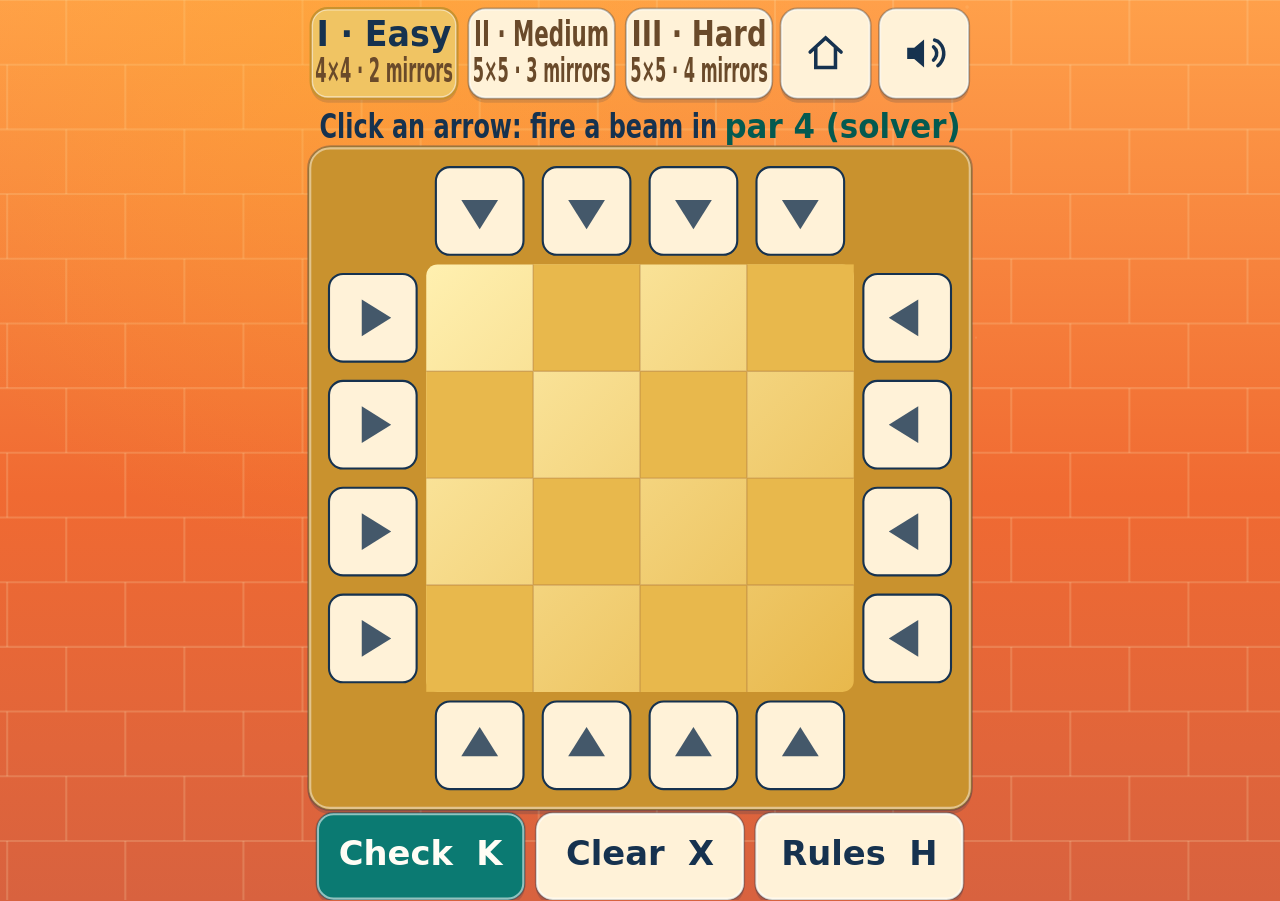
<file: play/blind-corners/index.html>
<!doctype html>
<html lang="en">
<head>
<meta charset="utf-8">
<meta name="viewport" content="width=device-width, initial-scale=1, maximum-scale=1, user-scalable=no">
<meta name="color-scheme" content="light">
<title>Blind Corners — Arkai</title>
<style>
  html, body { margin: 0; height: 100%; background: #d8623f; overflow: hidden; }
  body { -webkit-user-select: none; user-select: none; -webkit-tap-highlight-color: transparent; font-family: system-ui, -apple-system, "Segoe UI", Roboto, "Helvetica Neue", Arial, sans-serif; }
  /* dvh where it exists: on iOS 100vh is taller than the visible page while the
     address bar shows, which pushed the buttons under it and offset every tap. */
  canvas { display: block; width: 100vw; height: 100vh; height: 100dvh; touch-action: none; outline: none; cursor: pointer; }
  /* A short landscape frame can be taller than the visible page. A vertical
     gesture on its canvas must be able to scroll the portal to the controls. */
  @media (min-width: 700px) and (max-height: 480px) and (min-aspect-ratio: 3/2) {
    canvas { touch-action: pan-y; }
  }
  canvas:focus-visible { outline: 2px solid rgba(22, 50, 79, 0.6); outline-offset: -2px; }
  .sr { position: absolute; width: 1px; height: 1px; overflow: hidden; clip: rect(0 0 0 0); white-space: nowrap; }
  /* The same actions as the canvas buttons, for screen readers and the Tab key.
     Hidden until one of them has focus, then shown as a bar. */
  #controls:focus-within { position: fixed; left: 8px; right: 8px; bottom: 8px; width: auto; height: auto; clip: auto; white-space: normal; display: flex; flex-wrap: wrap; gap: 6px; padding: 8px; border-radius: 12px; background: #fff7e6; border: 1px solid #c9922e; }
  #controls button, #controls a { min-height: 44px; box-sizing: border-box; display: inline-flex; align-items: center; text-decoration: none; padding: 0 12px; border-radius: 10px; border: 1px solid #c9922e; background: #fff2d8; color: #16324f; font: 600 16px system-ui, sans-serif; }
  #controls a[hidden] { display: none; }
  #controls button:focus, #controls a:focus { outline: 2px solid #16324f; outline-offset: 2px; }
  #copybox { position: fixed; inset: 0; display: none; align-items: center; justify-content: center; background: rgba(22, 50, 79, 0.72); }
  #copybox.open { display: flex; }
  #copybox .card { width: min(92vw, 420px); box-sizing: border-box; padding: 18px; border-radius: 16px; background: #fff7e6; border: 1px solid #c9922e; color: #16324f; }
  #copybox p { margin: 0 0 10px; font-size: 16px; line-height: 1.4; }
  #copybox textarea { width: 100%; height: 100px; box-sizing: border-box; padding: 10px; border-radius: 10px; border: 1px solid #c9922e; background: #fffdf5; color: #16324f; font: 16px/1.45 ui-monospace, Menlo, Consolas, monospace; resize: none; -webkit-user-select: text; user-select: text; }
  #copybox button { margin-top: 12px; width: 100%; height: 44px; border: 0; border-radius: 10px; background: #0b7a72; color: #fffdf5; font-weight: 700; font-size: 16px; cursor: pointer; }
</style>
</head>
<body>
<canvas id="game" tabindex="0" role="application" aria-label="Blind Corners, a daily puzzle. A box hides mirrors. Fire a beam into it from any port on the edge and you learn only where it comes out. Mark where the mirrors must be, then check. Arrow keys or WASD move the cursor, Space fires a beam from a port or marks a square, slash and backslash place a mirror, Shift-Space or a right click pencils an ungraded guess, K checks, X clears your marks, L describes the box, H shows the rules. Comma and period open the previous or next day. Press Tab for buttons."></canvas>
<div id="status" class="sr" aria-live="polite"></div>
<div id="controls" class="sr" role="group" aria-label="Game controls">
  <button type="button" data-act="dir0">Move the cursor up</button>
  <button type="button" data-act="dir1">Move the cursor right</button>
  <button type="button" data-act="dir2">Move the cursor down</button>
  <button type="button" data-act="dir3">Move the cursor left</button>
  <button type="button" data-act="act">Fire a beam, or mark a mirror, at the cursor</button>
  <button type="button" data-act="pencil">Pencil a tentative guess at the cursor, not graded</button>
  <button type="button" data-act="check">Check your mirrors</button>
  <button type="button" data-act="clear">Clear your marks</button>
  <button type="button" data-act="board">Describe the box</button>
  <button type="button" data-act="help">Rules</button>
  <button type="button" data-act="best">Show the beams the solver fired, on a solved puzzle</button>
  <button type="button" data-act="next">Next puzzle</button>
  <button type="button" data-act="share">Share result</button>
  <a id="onward" href="#" target="_top" hidden>Play the next daily puzzle</a>
  <button type="button" data-act="card0">Easy puzzle</button>
  <button type="button" data-act="card1">Medium puzzle</button>
  <button type="button" data-act="card2">Hard puzzle</button>
  <button type="button" data-act="mute">Sound on or off</button>
  <button type="button" data-act="home">Title screen</button>
  <button type="button" data-act="prevday">Previous day</button>
  <button type="button" data-act="nextday">Next day</button>
</div>
<div id="copybox" role="dialog" aria-modal="true" aria-labelledby="copytitle">
  <div class="card">
    <p id="copytitle">Your browser would not copy by itself. Select the text below, copy it, and paste it anywhere.</p>
    <textarea id="copytext" readonly></textarea>
    <button id="copyclose" type="button">Done</button>
  </div>
</div>
<script>
(() => {
  'use strict';

  // ---- puzzle core begin ----
  // Everything between the two markers is pure: no DOM, no clock, no storage.
  // scripts/tests/blind-corners.test.mjs runs this block on its own, because the
  // one promise a daily puzzle makes is that box #N hides the same mirrors for
  // everyone, forever. A change here that renumbers or reshapes old days breaks
  // every result anyone has already shared, and that test exists to say so.

  const EMPTY = 0, SLASH = 1, BACK = 2;
  // Directions are indices: 0 up, 1 right, 2 down, 3 left.
  const DX = [0, 1, 0, -1], DY = [-1, 0, 1, 0];
  // What a mirror does to a beam travelling in each direction. A / sends a beam
  // going right upward and one going down to the left; a \ does the opposite.
  const TURN = [null, [1, 0, 3, 2], [3, 2, 1, 0]];
  // Mixed into every draw, so this game's boxes never share a shuffle with another daily's.
  const GAME_SEED = 0xb11d;

  // Day 1 is the launch date. Moving it renumbers every puzzle ever shared.
  const EPOCH_UTC = Date.UTC(2026, 8, 18);
  const DAY_MS = 86400000;
  // A missed day need not always end the streak: one grace per this many days, spent automatically.
  const FREEZE_COOLDOWN = 30;

  // The whole difficulty curve. `par` is how many beams the reference solver
  // (solverLine) needs: a box it opens in two beams is luck, not deduction, and
  // one it needs nine for is a chore, so both are rejected rather than shipped.
  const TIERS = [
    { name: 'I', label: 'Easy', size: 4, mirrors: 2, par: [3, 5] },
    { name: 'II', label: 'Medium', size: 5, mirrors: 3, par: [4, 6] },
    { name: 'III', label: 'Hard', size: 5, mirrors: 4, par: [6, 8] },
  ];
  // The solver's first beam, always: the second port of the top side. Choosing it
  // freely would mean weighing every layout there is against every port, which
  // on Hard is 200,000 layouts by 20 ports before the player has seen a frame.
  const OPENING = 1;
  const MAX_ATTEMPTS = 400;

  // Ports run clockwise from the top left corner: the top side left to right,
  // the right side downward, the bottom side right to left, the left side upward.
  /** Where a beam fired from `port` starts: its first cell and its direction. */
  function portStart(n, port) {
    const side = Math.floor(port / n), i = port % n;
    if (side === 0) return [i, 0, 2];
    if (side === 1) return [n - 1, i, 3];
    if (side === 2) return [n - 1 - i, n - 1, 0];
    return [0, n - 1 - i, 1];
  }

  /** The port a beam leaves by, going `dir` out of cell (x, y). */
  function portAt(n, x, y, dir) {
    if (dir === 0) return x;
    if (dir === 1) return n + y;
    if (dir === 2) return 2 * n + (n - 1 - x);
    return 3 * n + (n - 1 - y);
  }

  /** Where a port sits on the ring of squares around the box: column and row, 0 to n + 1. */
  function portRing(n, port) {
    const side = Math.floor(port / n), i = port % n;
    if (side === 0) return [i + 1, 0];
    if (side === 1) return [n + 1, i + 1];
    if (side === 2) return [n - i, n + 1];
    return [0, n - i];
  }

  /** The port at a ring position, or -1 for a corner or a square inside the box. */
  function ringPort(n, rx, ry) {
    const inX = rx >= 1 && rx <= n, inY = ry >= 1 && ry <= n;
    if (ry === 0 && inX) return rx - 1;
    if (rx === n + 1 && inY) return n + ry - 1;
    if (ry === n + 1 && inX) return 2 * n + (n - rx);
    if (rx === 0 && inY) return 3 * n + (n - ry);
    return -1;
  }

  /** "top B", "left 3": a port by its side and the column letter or row number it lines up with. */
  function portName(n, port) {
    const side = Math.floor(port / n), i = port % n;
    const letter = (k) => String.fromCharCode(65 + k);
    if (side === 0) return `top ${letter(i)}`;
    if (side === 1) return `right ${i + 1}`;
    if (side === 2) return `bottom ${letter(n - 1 - i)}`;
    return `left ${n - i}`;
  }

  /** The port a beam fired from `port` comes out of. It always comes out: mirrors only turn it. */
  function exitOf(n, grid, port) {
    let [x, y, dir] = portStart(n, port);
    for (;;) {
      const mirror = grid[y * n + x];
      if (mirror) dir = TURN[mirror][dir];
      const nx = x + DX[dir], ny = y + DY[dir];
      if (nx < 0 || ny < 0 || nx >= n || ny >= n) return portAt(n, x, y, dir);
      x = nx; y = ny;
    }
  }

  /** The same beam with the cells it crosses, in order: what is drawn through the player's marks. */
  function tracePath(n, grid, port) {
    let [x, y, dir] = portStart(n, port);
    const cells = [];
    for (;;) {
      cells.push(y * n + x);
      const mirror = grid[y * n + x];
      if (mirror) dir = TURN[mirror][dir];
      const nx = x + DX[dir], ny = y + DY[dir];
      if (nx < 0 || ny < 0 || nx >= n || ny >= n) return { exit: portAt(n, x, y, dir), cells };
      x = nx; y = ny;
    }
  }

  /** Everything a layout can ever show: the exit of every port. Light runs both ways, so ports come in pairs. */
  function pairsOf(n, grid) {
    const pairs = new Int8Array(4 * n);
    for (let port = 0; port < pairs.length; port++) pairs[port] = exitOf(n, grid, port);
    return pairs;
  }

  /** Every layout of `count` mirrors that sends the beam from `port` out at `exit`. */
  function candidates(n, count, port, exit) {
    const cells = n * n, grid = new Uint8Array(cells), out = [];
    const place = (start, left) => {
      if (!left) { if (exitOf(n, grid, port) === exit) out.push(grid.slice()); return; }
      for (let c = start; c <= cells - left; c++) {
        grid[c] = SLASH; place(c + 1, left - 1);
        grid[c] = BACK; place(c + 1, left - 1);
        grid[c] = EMPTY;
      }
    };
    place(0, count);
    return out;
  }

  /**
   * The beams the reference solver fires, in order; par is how many. It knows
   * what the player knows (the size and the number of mirrors) and keeps every
   * layout still possible. After the opening it fires the port that splits those
   * most evenly (least sum of squared group sizes, lowest port on a tie) and
   * stops once no port can tell the layouts left apart: they all behave like the
   * hidden one, and any of them passes the check.
   */
  function solverLine(puzzle) {
    const n = puzzle.size, ports = 4 * n, pairs = puzzle.pairs;
    const fired = new Uint8Array(ports), groups = new Int32Array(ports), line = [OPENING];
    fired[OPENING] = fired[pairs[OPENING]] = 1;
    let left = candidates(n, puzzle.mirrors, OPENING, pairs[OPENING]);
    for (;;) {
      let best = -1, bestScore = Infinity;
      for (let port = 0; port < ports; port++) {
        if (fired[port]) continue;
        groups.fill(0);
        for (const grid of left) groups[exitOf(n, grid, port)]++;
        let score = 0, kinds = 0;
        for (let exit = 0; exit < ports; exit++) if (groups[exit]) { score += groups[exit] * groups[exit]; kinds++; }
        if (kinds > 1 && score < bestScore) { bestScore = score; best = port; }
      }
      if (best < 0) return line;
      line.push(best);
      fired[best] = fired[pairs[best]] = 1;
      left = left.filter((grid) => exitOf(n, grid, best) === pairs[best]);
    }
  }

  // mulberry32 over an FNV-1a mix of the inputs: integer arithmetic only, so
  // every engine draws the same board from the same day.
  function seeded(...parts) {
    let h = 2166136261 >>> 0;
    for (const part of parts) {
      h = Math.imul(h ^ (part & 0xffff), 16777619) >>> 0;
      h = Math.imul(h ^ (part >>> 16), 16777619) >>> 0;
    }
    let a = h | 0;
    return () => {
      a = (a + 0x6d2b79f5) | 0;
      let t = a;
      t = Math.imul(t ^ (t >>> 15), t | 1);
      t ^= t + Math.imul(t ^ (t >>> 7), t | 61);
      return ((t ^ (t >>> 14)) >>> 0) / 4294967296;
    };
  }

  function draw(day, tier, attempt) {
    const spec = TIERS[tier], cells = spec.size * spec.size;
    const rand = seeded(GAME_SEED, day, tier, attempt);
    const order = Array.from({ length: cells }, (_, i) => i);
    for (let i = cells - 1; i > 0; i--) {
      const j = Math.floor(rand() * (i + 1));
      const swap = order[i]; order[i] = order[j]; order[j] = swap;
    }
    const grid = new Uint8Array(cells);
    for (let k = 0; k < spec.mirrors; k++) grid[order[k]] = rand() < 0.5 ? SLASH : BACK;
    return { size: spec.size, mirrors: spec.mirrors, grid };
  }

  const finish = (box, day, tier, attempt) => {
    const puzzle = { ...box, pairs: pairsOf(box.size, box.grid) };
    return { ...puzzle, par: solverLine(puzzle).length, day, tier, attempt };
  };

  /** A box that always works, for a day the generator cannot fill: mirrors down the diagonal, turned alternately. */
  function fallbackPuzzle(day, tier) {
    const spec = TIERS[tier], grid = new Uint8Array(spec.size * spec.size);
    for (let k = 0; k < spec.mirrors; k++) grid[k * (spec.size + 1)] = k % 2 ? BACK : SLASH;
    return finish({ size: spec.size, mirrors: spec.mirrors, grid }, day, tier, -1);
  }

  /** The puzzle for a day and tier. Same arguments, same box, on any machine. */
  function makePuzzle(day, tier) {
    const spec = TIERS[tier];
    for (let attempt = 0; attempt < MAX_ATTEMPTS; attempt++) {
      const puzzle = finish(draw(day, tier, attempt), day, tier, attempt);
      if (puzzle.par >= spec.par[0] && puzzle.par <= spec.par[1]) return puzzle;
    }
    // About one draw in four is turned down; four hundred in a row is not a thing
    // that happens. If it ever does, a plain box beats a frozen tab.
    return fallbackPuzzle(day, tier);
  }

  /**
   * The verdict on a player's marks. Behaviour is what counts, not position: a
   * layout that sends every beam where the hidden one does cannot be told from
   * it by anything the box allows, so it is a solution. Otherwise the answer
   * names a port that shows the difference, an unfired one where there is one
   * ('beam'); when only beams already on screen disagree, it says so ('fired').
   */
  function judge(puzzle, marks, fired) {
    let count = 0;
    for (const mark of marks) if (mark) count++;
    if (count !== puzzle.mirrors) return { ok: false, reason: 'count', port: -1 };
    const mine = pairsOf(puzzle.size, marks);
    let known = -1;
    for (let port = 0; port < mine.length; port++) {
      if (mine[port] === puzzle.pairs[port]) continue;
      if (!fired.has(port)) return { ok: false, reason: 'beam', port };
      if (known < 0) known = port;
    }
    return known < 0 ? { ok: true, reason: '', port: -1 } : { ok: false, reason: 'fired', port: known };
  }

  // A history is what the player paid for, in order, joined by dots: a port
  // number is a beam (1), "x" and a port number is a failed check and the beam it
  // showed (2), a bare "x" is a failed check with nothing new to show (2).
  const tokensOf = (text) => (typeof text === 'string' && text ? text.split('.') : []);

  /** What a stored history cost. It needs no puzzle, so a tier nobody has opened yet is not generated to count it. */
  function costOf(text) {
    return tokensOf(text).reduce((sum, token) => sum + (token[0] === 'x' ? 2 : 1), 0);
  }

  /** The beams a stored history put on screen. It stops at the first entry the game could not have written. */
  function replay(puzzle, text) {
    const ports = 4 * puzzle.size, beams = [], fired = new Set(), kept = [];
    let moves = 0;
    for (const token of tokensOf(text)) {
      const match = /^(x?)(\d{0,2})$/.exec(token);
      if (!match || (!match[1] && !match[2])) break; // only a corrupt store gets here
      if (match[2]) {
        const port = Number(match[2]);
        if (port >= ports || fired.has(port)) break;
        const exit = puzzle.pairs[port];
        beams.push({ port, exit, check: !!match[1] });
        fired.add(port); fired.add(exit);
      }
      moves += match[1] ? 2 : 1;
      kept.push(token);
    }
    return { beams, fired, moves, inputs: kept.join('.') };
  }

  /**
   * One day's saved results, merged with what this tab holds. Two tabs of the
   * same game write to one store; the later write must not unsolve a puzzle the
   * other tab solved, or lower a count the player already spent.
   * For an unsolved puzzle the history and the marks are decided separately:
   * a tab that only marked a cell must not carry an older, stale history over
   * a beam the other tab fired meanwhile, and a tab that only fired a beam
   * must not wipe marks the other tab wrote on cells that beam never touched.
   * `mineInputs`/`mineMarks` say, per tier, whether this tab changed that field
   * and has not saved yet, or the store still holds what the tab last saw for
   * it. Otherwise another tab moved on and its side of the entry wins.
   * Entries are { i: history, g: the player's marks, m: spent, s: spent at the solve or 0, p: par at the solve }.
   */
  function mergeDay(saved, current, mineInputs, mineMarks) {
    return current.map((cur, tier) => {
      const old = (Array.isArray(saved) && saved[tier]) || {};
      const m = Math.max(Number(old.m) || 0, cur.m);
      const oldPath = typeof old.i === 'string' ? old.i : null;
      const oldMarks = typeof old.g === 'string' ? old.g : '';
      if (Number(old.s) > 0) return { i: oldPath ?? cur.i, g: oldPath === null ? cur.g : oldMarks, m, s: Number(old.s), p: Number(old.p) || 0 };
      const oursInputs = !mineInputs || mineInputs[tier] || oldPath === null;
      const oursMarks = !mineMarks || mineMarks[tier] || oldPath === null;
      return { i: oursInputs ? cur.i : oldPath, g: oursMarks ? cur.g : oldMarks, m, s: cur.s, p: cur.p };
    });
  }

  /**
   * Whether this tab's position on a puzzle should win a merge: it changed the
   * puzzle and has not saved yet, or the store still holds what it last saw.
   * Anything else means another tab moved on since.
   */
  function ownsPosition(stored, seen, dirty) {
    return !!dirty || stored === null || stored === seen;
  }

  /**
   * What a saved board holds in one field: the path, or the notes written on
   * it. A missing line and an untouched board read the same.
   */
  function fieldKey(entries, tier, field) {
    const e = Array.isArray(entries) && entries[tier];
    return e && typeof e[field] === 'string' ? e[field] : '';
  }

  /**
   * What a tab could not save, carried onto a store another tab has written
   * since. `base` is the store the snapshot was built on: a position this tab
   * changed from it wins, one it did not change is the other tab's to move on.
   * The history and the marks are decided separately for the same reason
   * `mergeDay` takes two flags: a tab that only fired a beam here must not
   * carry a stale mark over one the other tab wrote meanwhile, and one that
   * only marked must not carry a stale beam over the other tab's.
   * The open day is left to absorb, which holds it in memory. Dropping the
   * snapshot whole lost every unsaved day but the one on screen; letting it win
   * everywhere rolled the other tab back. The streak comes from whichever side
   * finished the later day.
   */
  function carryUnsaved(fresh, snapshot, openDay, base) {
    const days = { ...fresh.days };
    for (const [day, entries] of Object.entries(snapshot.days || {})) {
      if (Number(day) === openDay || !Array.isArray(entries)) continue;
      const was = base && base.days ? base.days[day] : undefined;
      const mineInputs = entries.map((_, tier) => fieldKey(entries, tier, 'i') !== fieldKey(was, tier, 'i'));
      const mineMarks = entries.map((_, tier) => fieldKey(entries, tier, 'g') !== fieldKey(was, tier, 'g'));
      days[day] = mergeDay(days[day], entries, mineInputs, mineMarks);
    }
    const from = (Number(snapshot.lastFull) || 0) > (Number(fresh.lastFull) || 0) ? snapshot : fresh;
    return { ...fresh, days, streak: from.streak, lastFull: from.lastFull, freezeUsedDay: from.freezeUsedDay, best: Math.max(Number(fresh.best) || 0, Number(snapshot.best) || 0) };
  }

  // Movement is positional: arrows, and WASD by where the keys sit, so ZQSD
  // rolls on AZERTY. Commands are read by the printed letter, so Z undoes on
  // QWERTZ; a non-Latin letter falls back to the Latin one on the same key, so
  // U still undoes on a Cyrillic layout. Where a layout prints a command on a
  // WASD position (Colemak R on S, Workman H on D) the position wins: a lost
  // letter has a button, while R read as a restart would throw progress away.
  const KEY_DIRS = { ArrowUp: 0, KeyW: 0, ArrowRight: 1, KeyD: 1, ArrowDown: 2, KeyS: 2, ArrowLeft: 3, KeyA: 3 };
  const ARROW_DIRS = { ArrowUp: 0, ArrowRight: 1, ArrowDown: 2, ArrowLeft: 3 };
  // The punctuation that steps through days, by position, for layouts that print a letter there.
  const PUNCT_KEYS = { Comma: ',', Period: '.' };
  const own = (table, name) => Object.prototype.hasOwnProperty.call(table, name);

  /** What a key press means: a direction, a puzzle digit, or a command letter. */
  function readKey(rawCode, rawKey) {
    const code = String(rawCode || ''), key = String(rawKey || '');
    // An arrow is an arrow whatever reported it: the numpad with NumLock off,
    // a remapper, or an on-screen keyboard that sends no physical code at all.
    let dir = own(ARROW_DIRS, key) ? ARROW_DIRS[key] : own(KEY_DIRS, code) ? KEY_DIRS[code] : -1;
    // With it on, 1 2 3 pick a puzzle; the top row counts by position, since
    // AZERTY types symbols there without Shift.
    const digit = /^Digit[123]$/.test(code) || (/^Numpad[123]$/.test(code) && /^[123]$/.test(key)) ? Number(code.slice(-1)) - 1 : -1;
    let letter = key.length === 1 ? key.toLowerCase() : key;
    // Only for other scripts: Turkish ı on the R key is a Latin letter, and
    // reading it as R would restart the puzzle. Thai vowels are marks, not letters.
    // Checked on the whole key, which can be two code points (Arabic لا on B).
    // Cyrillic puts б and ю where the comma and period are; those count by position too.
    if (/^[\p{L}\p{M}]+$/u.test(key) && /[^\p{Script=Latin}\p{Script=Inherited}\p{Script=Common}]/u.test(key)) {
      if (/^Key[A-Z]$/.test(code)) letter = code.slice(3).toLowerCase();
      else if (own(PUNCT_KEYS, code)) letter = PUNCT_KEYS[code];
    }
    return { dir, digit, letter: dir >= 0 ? '' : letter };
  }

  /** -1, +1 or 0: whether a key steps to the previous day, the next, or neither. */
  function dayStep(letter) {
    if (letter === ',' || letter === '<' || letter === '[') return -1;
    if (letter === '.' || letter === '>' || letter === ']') return 1;
    return 0;
  }

  /** Day number for a local calendar date: the puzzle turns over at your midnight, like every daily. */
  function dayNumber(date) {
    const utc = Date.UTC(date.getFullYear(), date.getMonth(), date.getDate());
    return Math.max(1, Math.floor((utc - EPOCH_UTC) / DAY_MS) + 1);
  }

  /**
   * The day named by the archive picker's `?date=YYYY-MM-DD` (see
   * /archive/ and frame-forward.js), or null if the param is absent,
   * malformed, or not a real calendar date. y/m/d are treated as the
   * visitor's own local calendar date, exactly like `dayNumber(new Date())`
   * is at boot — reused via a plain date-like object instead of a real
   * `new Date(y, mo, d)`, which the puzzle core's own purity test below
   * forbids inside this block. Needs no upper/lower bound of its own: a
   * date before day one or after today comes out exactly like never having
   * loaded the param, because `loadDay` already clamps both ends for
   * prevday/nextday.
   */
  function daysInMonth(y, mo) {
    if (mo === 1) return y % 4 === 0 && (y % 100 !== 0 || y % 400 === 0) ? 29 : 28;
    return [31, 28, 31, 30, 31, 30, 31, 31, 30, 31, 30, 31][mo];
  }
  function dayFromDateParam(raw) {
    const m = /^(\d{4})-(\d{2})-(\d{2})$/.exec(raw || '');
    if (!m) return null;
    const y = Number(m[1]), mo = Number(m[2]) - 1, d = Number(m[3]);
    if (mo < 0 || mo > 11 || d < 1 || d > daysInMonth(y, mo)) return null;
    return dayNumber({ getFullYear: () => y, getMonth: () => mo, getDate: () => d });
  }

  /**
   * The streak once all three puzzles of `day` are solved, or null if it does
   * not change. Only on the day itself: finishing yesterday from the archive
   * would buy a missed day back. Only forward: a day already counted, by this
   * tab or another, is not counted again. A single missed day still extends
   * the streak, and marks `freezeUsed`, if a freeze is available — anything
   * missed longer than that spends no freeze and starts over, same as before.
   */
  function streakAfter(streak, lastFull, day, today, freezeAvailable) {
    if (day !== today || lastFull >= day) return null;
    if (lastFull === day - 1) return { streak: streak + 1, lastFull: day };
    if (freezeAvailable && lastFull > 0 && lastFull === day - 2) return { streak: streak + 1, lastFull: day, freezeUsed: true };
    return { streak: 1, lastFull: day };
  }

  // day 2 can only reach the freeze branch when lastFull is the never-played sentinel (0), never a real missed day; every stored freezeUsedDay === 2 is that bug's leftover, so it is safe to always clear it on load.
  function cleanFreezeUsedDay(freezeUsedDay) {
    return freezeUsedDay === 2 ? 0 : freezeUsedDay;
  }

  /**
   * The line under the title. `picture` is the thumbnail and the social card:
   * photographed once and shown for months, so it names no day at all.
   */
  function titleDay(day, date, past, picture) {
    if (picture) return 'Three new puzzles every day';
    return past ? `Day ${day} · ${date}` : `Day ${day} · three new puzzles every day`;
  }

  /**
   * One mark of the share text per tier, nothing about the board itself.
   * Par is a greedy solver's count, not the least possible, so a player can
   * beat it — and that is the result worth sending: "⭐-1".
   */
  function shareMark(result, par) {
    if (!result) return '⬛';
    const over = result - par;
    if (over < 0) return '⭐' + over;
    if (over === 0) return '⭐';
    if (over <= 2) return '🟢+' + over;
    if (over <= 6) return '🟡+' + over;
    return '🔴+' + over;
  }

  /** "★ 5 beams" at par, "★ 4 beams, -1" under it, "7 beams, +2" above it: the share text's notation. */
  function resultText(moves, par) {
    const over = moves - par, beams = `${moves} beam${moves === 1 ? '' : 's'}`;
    if (over < 0) return `★ ${beams}, ${over}`;
    return over === 0 ? `★ ${beams}` : `${beams}, +${over}`;
  }

  /** The right half of the line over a solved box: "★ 1 under par", "★ par", "par 5, +2". */
  function parNote(moves, par) {
    const over = moves - par;
    return over < 0 ? `★ ${-over} under par` : over === 0 ? '★ par' : `par ${par}, +${over}`;
  }

  /** What the box says on a solve; `allDone` when this was the last of the three. */
  function solvedNotice(over, allDone) {
    const verdict = over < 0 ? `${-over} under par: you beat the solver!` : over === 0 ? 'Par! A star.' : `Solved, ${over} over par.`;
    return `${verdict} ${allDone ? 'All three done.' : 'Next when ready.'}`;
  }

  /**
   * The next daily puzzle, as the portal's game page names it in this frame's
   * address: `#next=ink-side-down&title=Ink+Side+Down`. The page knows the
   * catalogue and the game does not, so without it nothing is offered: not in
   * this file opened on its own, not in a copy from the games repository, not
   * in a screenshot. Only a slug and a plain title get through — anyone can
   * type a fragment, and the button must not become a place to write somebody
   * else's message. The title pattern is ONWARD_TITLE in
   * site/scripts/lib/onward.mjs; a test holds the two together.
   */
  function readOnward(fragment, self) {
    const params = new URLSearchParams(String(fragment || '').replace(/^#/, ''));
    const slug = params.get('next') || '', title = params.get('title') || '';
    if (slug === self || !/^[a-z0-9][a-z0-9-]{0,39}$/.test(slug) || !/^[A-Za-z0-9][A-Za-z0-9 '’-]{0,23}$/.test(title)) return null;
    return { slug, title, path: `/games/${slug}/` };
  }

  const core = {
    EMPTY, SLASH, BACK, TIERS, OPENING, EPOCH_UTC, DAY_MS, MAX_ATTEMPTS, GAME_SEED,
    portStart, portAt, portRing, ringPort, portName, exitOf, tracePath, pairsOf, candidates, solverLine, draw, makePuzzle, fallbackPuzzle,
    judge, costOf, replay, mergeDay, ownsPosition, fieldKey, carryUnsaved, readKey, dayStep, dayNumber, dayFromDateParam, streakAfter, cleanFreezeUsedDay, shareMark, resultText, parNote, solvedNotice, titleDay, readOnward,
  };
  // ---- puzzle core end ----

  // ---- layout (logical pixels) ----
  // Wide landscape uses CSS pixels; other shapes use 480px.
  let W = 480;
  // Compact phone scales about 0.73; the tall bare page about 0.81.
  const LAYOUTS = {
    tall: {
      H: 780, heading: true, iconY: 10, icon: 56, tabsY: 76, tabH: 64, infoY: 160, boardY: 180,
      buttonH: 60, toastY: 722, footerY: 748, small: 24, tabText: 24,
      title: { name: 96, nameSize: 44, day: 146, tagline: 190, tagline2: 218, cards: 246, cta: 346, sub: 378, howto: 410, share: 486, footer: 744 },
    },
    compact: {
      H: 640, heading: false, iconY: 6, icon: 64, tabsY: 6, tabH: 64, infoY: 92, boardY: 112,
      buttonH: 62, toastY: 70, footerY: 0, small: 24, tabText: 24,
      title: { name: 74, nameSize: 40, day: 114, tagline: 150, tagline2: 178, cards: 202, cta: 300, sub: 330, howto: 362, share: 440, footer: 590 },
    },
    landscape: {
      H: 324, landscape: true, heading: false, iconY: 256, icon: 60, tabsY: 8, tabH: 70, infoY: 110, boardY: 8,
      buttonH: 62, toastY: 103, footerY: 0, small: 24, tabText: 24,
      title: { name: 114, nameSize: 34, day: 42, tagline: 162, tagline2: 190, cards: 84, cta: 258, sub: 292, howto: 166, share: 244, footer: 0 },
    },
  };
  let L = LAYOUTS.tall;
  // Cap the wide board to leave room for controls.
  let BOARD = 456, BOARD_X = (W - BOARD) / 2;
  const sideX = () => BOARD_X + BOARD + 16;
  const sideWidth = () => W - sideX() - 8;
  const FONT = 'system-ui, -apple-system, "Segoe UI", Roboto, "Helvetica Neue", Arial, sans-serif';
  const SLUG = 'blind-corners';
  const STORE = 'arkai:blind-corners:v1', STORE_MUTE = 'arkai:blind-corners:muted';
  // The address in the share text. It is text for a clipboard, never loaded, and
  // it is the game page rather than this frame's own address: /play/* is
  // noindex and unmeasured, so a result shared from there would lead nowhere useful.
  // ?ref=share is how the portal's beacon tells a visit from a shared result
  // apart from `direct`: chats and apps send no referrer at all.
  const SHARE_URL = 'https:' + '//arkai.win/games/blind-corners/?ref=share';
  // A beam takes the same time whatever it met inside: the wait must not leak the length of the path.
  const SHOT_OUT = 0.28, SHOT_TIME = 0.7;
  const MARK_NAMES = ['no mark', 'a slash mirror', 'a backslash mirror'];
  // A pencilled guess: not graded, not saved, gone with the tab. Shift-Space, a
  // right click or a long press cycles it, the same way Space cycles a real mark.
  const TENT_NAMES = ['no pencil mark', 'a pencilled slash', 'a pencilled backslash'];

  const C = {
    // Lantern Harbour (ARK-110): a lamp-lit back-alley brick wall, a brass board
    // on a cream panel. Lit, not dark — navy ink on cream and brick (owner #41 §4).
    bg: '#d8623f', box: '#f9e6a0', boxAlt: '#e8b84c', grid: 'rgba(154, 96, 56, 0.34)', frame: '#c9922e',
    port: '#fff2d8', portEdge: '#16324f', arrow: '#16324f',
    ink: '#0b7a72', inkHi: '#0b9a9d', mirror: '#16324f', mirrorLit: '#8a5a00',
    text: '#16324f', foot: '#241205', muted: '#6a4a2a', wallText: '#3f2a12', cursor: '#463a6e', good: '#045a50', warn: '#6a3f00', bad: '#8a2419', dash: '#ff8a80',
    button: '#fff2d8', buttonHot: '#f0c463', buttonDown: '#d9a244', line: 'rgba(22, 50, 79, 0.30)',
    brass: '#c9922e', brassBright: '#f0c463', flame: '#ffb020',
  };
  // One colour per beam, told apart by more than hue: the number on the port is the same at both ends.
  // Solver-designed: every ray >=3.3:1 on the cream checkerboard at full alpha, white
  // port numbers >=6.9:1, adjacent rays >=8.5 dE apart, none within 8 dE of the cursor
  // or byte-equal to any semantic colour. Charcoal is the rare tenth beam.
  const BEAM_COLORS = ['#99363e', '#594612', '#4c5931', '#175912', '#14663d', '#2d5d80', '#823699', '#80264b', '#664024', '#3a3a3a'];

  const canvas = document.getElementById('game');
  const ctx = canvas.getContext('2d');
  const statusEl = document.getElementById('status');
  const controls = document.getElementById('controls');
  const copyBox = document.getElementById('copybox');
  const copyText = document.getElementById('copytext');
  const copyClose = document.getElementById('copyclose');
  const coarseQuery = window.matchMedia ? window.matchMedia('(pointer: coarse)') : null;
  const calmQuery = window.matchMedia ? window.matchMedia('(prefers-reduced-motion: reduce)') : null;
  const touch = () => !!(coarseQuery && coarseQuery.matches);
  // Reduced motion: no ambient animation at all. Rolls still slide, briefly,
  // because a cube that teleports is harder to follow than one that moves.
  const calm = () => !!(calmQuery && calmQuery.matches);
  // Set by the portal's picture generator (site/scripts/lib/picture-flag.mjs).
  const PICTURE = window.__arkaiPicture === true;

  // A picture has no player: nothing of anyone's is read into it, and it saves nothing.
  const storage = {
    get(key) { if (PICTURE) return null; try { return localStorage.getItem(key); } catch { return null; } },
    set(key, value) { if (PICTURE) return false; try { localStorage.setItem(key, value); return true; } catch { return false; } },
  };

  const S = {
    mode: 'title',          // title | play
    day: 1, today: 1,       // the day on screen, and the newest day it can be
    puzzles: [], runs: [], seenInputs: [], seenMarks: [], dirtyInputs: [], dirtyMarks: [], tier: 0, newDay: false,
    beams: [], fired: new Set(), marks: new Uint8Array(0), tent: new Uint8Array(0), sel: -1,
    cursor: { x: 1, y: 0 }, keys: false, // the keyboard cursor, on the ring around the box; drawn once a key has moved it
    help: false, line: null,            // line: the solver's beams, shown on a solved box
    streak: 0, bestStreak: 0, lastFull: 0, freezeUsedDay: 0, storageWarned: false,
    muted: storage.get(STORE_MUTE) === '1',
    clock: 0, dayCheck: 0, shake: 0, flash: 0,
    lively: 0, stir: 0,     // seconds of ambient motion left since the last input, and how much of it is showing (0–1)
    shot: null,             // { port, exit, t } while a beam is on its way through
    parts: [], floats: [], toast: null, press: null, hover: null,
  };
  const started = new Set();

  // ---- portal events (same-origin parent only) ----
  const emit = (event, data) => {
    if (PICTURE) return; // a photograph is not a session
    try {
      if (window.parent && window.parent !== window) {
        window.parent.postMessage({ type: 'game-event', event, data: data || {} }, location.origin);
      }
    } catch { /* not embedded */ }
  };
  // A throw nobody caught is a bug a player has just met, and until now only they knew.
  // Said once per page: a frame that throws sixty times a second is one fact, not sixty.
  // Only this page's own script counts (an extension's error is not the game breaking),
  // and the line travels with it: this file ships byte for byte, so the line is exact.
  let crashed = false;
  window.addEventListener('error', (e) => {
    if (crashed || !String(e.filename).startsWith(location.origin + location.pathname)) return;
    crashed = true;
    emit('crash', { line: e.lineno });
  });

  // The board now on screen, for the portal's sensor: a page left from here was
  // left on this puzzle, even one begun earlier (`start` is sent once).
  const reportFocus = () => emit('focus', { day: S.day, tier: S.tier + 1 });

  // A live region repeats nothing it already holds, so it is emptied first and
  // refilled a moment later: two refused rolls in a row must be announced twice.
  let announceTimer = 0, pending = '';
  const announce = (message) => {
    pending = pending ? `${pending} ${message}` : message;
    statusEl.textContent = '';
    clearTimeout(announceTimer);
    announceTimer = setTimeout(() => { statusEl.textContent = pending; pending = ''; }, 60);
  };

  // ---- sound (generated, no assets) ----
  let audio = null;
  // Called on every gesture, not once: a touch pointerdown does not count as user
  // activation, so the context made there starts suspended and only a later
  // gesture (the pointerup) is allowed to resume it.
  const ensureAudio = () => {
    if (S.muted) return;
    if (!audio) {
      try {
        const Ctx = window.AudioContext || window.webkitAudioContext;
        if (Ctx) audio = new Ctx();
      } catch { audio = null; }
    }
    if (audio && audio.state === 'suspended') audio.resume().catch(() => {});
  };
  const tone = (freq, dur = 0.07, type = 'triangle', vol = 0.04, delay = 0, slide = 0) => {
    if (S.muted || !audio || audio.state !== 'running') return;
    const t = audio.currentTime + delay;
    const osc = audio.createOscillator();
    const gain = audio.createGain();
    osc.type = type;
    osc.frequency.setValueAtTime(freq, t);
    if (slide) osc.frequency.exponentialRampToValueAtTime(Math.max(40, freq + slide), t + dur);
    gain.gain.setValueAtTime(0, t);
    gain.gain.linearRampToValueAtTime(vol, t + 0.008);
    gain.gain.exponentialRampToValueAtTime(0.0001, t + dur);
    osc.connect(gain);
    gain.connect(audio.destination);
    osc.start(t);
    osc.stop(t + dur + 0.02);
  };
  const sfx = {
    fire: () => { tone(320, 0.12, 'sawtooth', 0.025, 0, 380); tone(880, 0.1, 'sine', 0.04, SHOT_OUT); },
    mark: () => tone(520, 0.04, 'triangle', 0.04),
    unmark: () => tone(360, 0.04, 'triangle', 0.035),
    pencil: () => tone(520, 0.03, 'sine', 0.03),
    unpencil: () => tone(360, 0.03, 'sine', 0.025),
    bump: () => tone(130, 0.08, 'square', 0.025),
    refuse: () => { tone(300, 0.07, 'square', 0.025); tone(220, 0.1, 'square', 0.025, 0.07); },
    wrong: () => { tone(260, 0.12, 'square', 0.03); tone(196, 0.18, 'square', 0.03, 0.12); },
    win: () => [523, 659, 784, 1047].forEach((f, i) => tone(f, 0.16, 'triangle', 0.045, i * 0.09)),
    click: () => tone(700, 0.035, 'sine', 0.025),
  };

  // ---- helpers ----
  const ease = (t) => (t >= 1 ? 1 : t <= 0 ? 0 : 1 - Math.pow(1 - t, 3));
  const spec = () => TIERS[S.tier];
  const size = () => spec().size;
  // A box is generated when somebody opens it, not when the day loads: Hard weighs
  // 200,000 layouts to find its par, and a player on Easy should not wait for that.
  const puzzleOf = (tier) => S.puzzles[tier] || (S.puzzles[tier] = makePuzzle(S.day, tier));
  const puzzle = () => puzzleOf(S.tier);
  const cellPx = () => BOARD / (size() + 2);
  const ringX = (rx) => BOARD_X + (rx + 0.5) * cellPx();
  const ringY = (ry) => L.boardY + (ry + 0.5) * cellPx();
  const cellName = (cell) => `${String.fromCharCode(65 + (cell % size()))}${Math.floor(cell / size()) + 1}`;
  // The portal's next daily, named by the game page that frames this one
  // (readOnward). Null on its own, from file://, and in pictures.
  const ONWARD = !PICTURE && /^https?:$/.test(location.protocol) ? readOnward(location.hash, SLUG) : null;
  // A specific day named by the archive picker on /archive/, forwarded into
  // this iframe the same way a friend code is (frame-forward.js). Read once
  // at boot; dayFromDateParam already returns null for anything malformed.
  const DATE_RAW = !PICTURE && /^https?:$/.test(location.protocol) ? new URLSearchParams(location.search).get('date') : null;
  // A real link, not script: a game never reaches into the page that frames it
  // (the quality gate refuses any parent or top access), and a link leaving for
  // the portal is navigation the browser does, the same for a screen reader.
  const onwardLink = document.getElementById('onward');
  // ---- onward click plan begin ----
  // What a click (or middle click) on the onward control should do. `event`
  // carries only the fields a real click event exposes; `available` is
  // `onward()` — the day on screen is solved and there is a next daily to
  // hand the player to. A link offered before then is a link that can count
  // a visit nobody made.
  //
  // Ctrl, Cmd or Shift asks for another tab or window: this page stays, the
  // count gets through on its own, and the browser does what was asked. Alt
  // asks the browser to download the target instead of visiting it, so it is
  // not a trip to the next game and does not count. A middle click never
  // fires `click`, only `auxclick`, and the browser still opens a new tab on
  // its own — the same intent as Ctrl/Cmd-click — so it counts too.
  function onwardClickPlan(event, available) {
    if (!event.isTrusted || !available || event.altKey) return 'ignore';
    if (event.ctrlKey || event.metaKey || event.shiftKey || event.button !== 0) return 'count';
    return 'navigate';
  }
  function onwardAuxclickPlan(event, available) {
    return event.isTrusted && available && event.button === 1 ? 'count' : 'ignore';
  }
  // ---- onward click plan end ----
  if (ONWARD) {
    onwardLink.setAttribute('href', ONWARD.path);
    onwardLink.textContent = `Play ${ONWARD.title}, another daily puzzle`;
    // Shown once the day on screen is finished — kept in sync by render(), the
    // same gate the canvas button next to it already used. Whatever can finish a
    // day (the player's input, another tab's save, a new day) draws a frame.
    onwardLink.addEventListener('click', (event) => {
      const plan = onwardClickPlan(event, onward());
      if (plan === 'ignore') return;
      if (plan === 'count') { countOnward(); return; }
      event.preventDefault();
      goOnward();
    });
    onwardLink.addEventListener('auxclick', (event) => {
      if (onwardAuxclickPlan(event, onward()) === 'count') countOnward();
    });
  }
  const run = () => S.runs[S.tier];
  const solvedCount = () => S.runs.filter((r) => r.solved).length;
  // Offered once the day on screen is finished: before that, the day itself comes first.
  const onward = () => ONWARD !== null && solvedCount() === TIERS.length;
  const locked = () => run().solved;
  const parOf = (tier) => S.runs[tier].par || puzzleOf(tier).par;
  const touchInputs = () => { S.dirtyInputs[S.tier] = true; };
  const touchMarks = () => { S.dirtyMarks[S.tier] = true; };
  const liveStreak = () => (S.lastFull >= S.today - 1 ? S.streak : 0);
  const archive = () => S.day < S.today;
  const dayDate = (day) => new Date(EPOCH_UTC + (day - 1) * DAY_MS).toLocaleDateString('en-US', { month: 'long', day: 'numeric', timeZone: 'UTC' });
  const titleSummary = () => `Day ${S.day}${archive() ? `, ${dayDate(S.day)}, from the archive` : ''}. ${solvedCount()} of 3 puzzles solved.`;
  // Ambient motion, scaled by how awake the board is: at rest it is the reduced-motion picture.
  const wave = (speed, phase = 0) => (calm() ? 0 : S.stir * Math.sin(S.clock * speed + phase));
  const markCount = () => S.marks.reduce((sum, mark) => sum + (mark ? 1 : 0), 0);
  const tentCount = () => S.tent.reduce((sum, mark) => sum + (mark ? 1 : 0), 0);
  const marksText = () => Array.from(S.marks).join('');
  const readMarks = (text, n) => Uint8Array.from({ length: n * n }, (_, c) => { const mark = Number(typeof text === 'string' ? text[c] : 0); return mark === SLASH || mark === BACK ? mark : EMPTY; });
  const plural = (count, word) => `${count} ${word}${count === 1 ? '' : 's'}`;
  /** Whether the player's marks send this beam where it really went. */
  const explained = (beam) => exitOf(size(), S.marks, beam.port) === beam.exit;
  const beamAt = (port) => S.beams.findIndex((beam) => beam.port === port || beam.exit === port);

  function spawnParts(x, y, color, count, speed = 160) {
    if (calm()) return;
    for (let i = 0; i < count; i++) {
      const a = Math.random() * Math.PI * 2, s = speed * (0.3 + Math.random() * 0.7);
      S.parts.push({ x, y, vx: Math.cos(a) * s, vy: Math.sin(a) * s, life: 0.5 + Math.random() * 0.4, t: 0, color });
    }
  }
  const float = (x, y, message, color) => S.floats.push({ x, y, text: message, color, t: 0 });
  // A toast stays long enough to read: a floor of four seconds, plus a little
  // more for a longer message, with the fade at the end (ARK-112).
  const toast = (message, spoken = message) => { S.toast = { text: message, t: 0, dur: Math.max(4, 2 + message.length * 0.08) }; announce(spoken); };
  const shake = (amount) => { if (!calm()) S.shake = amount; };

  function describeBeam(beam, k) {
    const n = size();
    return `Beam ${k + 1}: in at ${portName(n, beam.port)}, out at ${portName(n, beam.exit)}, ${explained(beam) ? 'explained by your marks' : 'not explained yet'}.`;
  }

  function describeBoard() {
    const n = size(), p = spec();
    const marks = [];
    S.marks.forEach((mark, cell) => { if (mark) marks.push(`${cellName(cell)} ${mark === SLASH ? 'slash' : 'backslash'}`); });
    const pencilled = [];
    S.tent.forEach((mark, cell) => { if (mark) pencilled.push(`${cellName(cell)} ${mark === SLASH ? 'slash' : 'backslash'}`); });
    const last = String.fromCharCode(64 + n);
    return `A ${n} by ${n} box hiding ${p.mirrors} mirrors. Columns A to ${last} run left to right, rows 1 to ${n} run downward. ` +
      `Ports are named by side: top and bottom A to ${last}, left and right 1 to ${n}. ` +
      `${S.beams.length ? S.beams.map(describeBeam).join(' ') : 'No beam fired yet.'} ` +
      `Your marks: ${marks.length ? marks.join(', ') : 'none'}. ` +
      `${pencilled.length ? `Pencilled, not graded: ${pencilled.join(', ')}. ` : ''}${describeCursor()}`;
  }

  function describeCursor() {
    const n = size(), { x, y } = S.cursor;
    const port = ringPort(n, x, y);
    if (port >= 0) {
      const k = beamAt(port);
      return `Cursor on port ${portName(n, port)}, ${k >= 0 ? `an end of beam ${k + 1}` : 'not fired'}.`;
    }
    const cell = (y - 1) * n + (x - 1);
    const tent = S.tent[cell] ? `, ${TENT_NAMES[S.tent[cell]]}` : '';
    return `Cursor on square ${cellName(cell)}, ${MARK_NAMES[S.marks[cell]]}${tent}.`;
  }

  // ---- persistence ----
  // What the last save could not write, and the stored text it was built on.
  // While that text is unchanged, the snapshot is the store: a day change
  // reloads from it and must not undo the session so far. Once another tab has
  // saved, its save is the store again and this tab merges into it as usual.
  let unsaved = null, unsavedBase = null, lastRaw = null;

  function parseStore(raw) {
    try {
      const data = JSON.parse(raw || 'null');
      return data && typeof data === 'object' && data.days && typeof data.days === 'object' ? data : { days: {} };
    } catch { return { days: {} }; }
  }

  function readStore() {
    const raw = storage.get(STORE);
    if (unsaved && raw === unsavedBase) return unsaved;
    lastRaw = raw;
    const data = parseStore(raw);
    if (!unsaved) return data;
    // Another tab saved: its save is the store again, and the days only this
    // tab holds ride on it until a save of ours goes through.
    unsaved = carryUnsaved(data, unsaved, S.day, parseStore(unsavedBase));
    unsavedBase = raw;
    return unsaved;
  }

  /** Takes in what another tab saved: solved puzzles, beams spent, newer positions and the streak. */
  function absorb(data) {
    const saved = data.days[S.day];
    const current = S.runs.map((r) => ({ i: r.inputs, g: r.marks, m: r.moves, s: r.solved ? r.solvedMoves : 0, p: r.solved ? r.par : 0 }));
    const storedInputs = (tier) => (Array.isArray(saved) && saved[tier] && typeof saved[tier].i === 'string' ? saved[tier].i : null);
    const storedMarks = (tier) => (Array.isArray(saved) && saved[tier] && typeof saved[tier].g === 'string' ? saved[tier].g : null);
    // History and marks are owned separately: a tab that only marked a cell
    // must not carry a stale history over a beam another tab fired meanwhile,
    // and a tab that only fired a beam must not wipe marks the other tab wrote.
    const mineInputs = S.runs.map((_, tier) => ownsPosition(storedInputs(tier), S.seenInputs[tier], S.dirtyInputs[tier]));
    const mineMarks = S.runs.map((_, tier) => ownsPosition(storedMarks(tier), S.seenMarks[tier], S.dirtyMarks[tier]));
    const merged = mergeDay(saved, current, mineInputs, mineMarks);
    merged.forEach((entry, tier) => {
      const r = S.runs[tier];
      r.moves = entry.m;
      S.seenInputs[tier] = entry.i;
      S.seenMarks[tier] = entry.g;
      if (entry.s > 0) {
        if (r.solved && r.solvedMoves === entry.s) return;
        // Solved elsewhere, or solved in two tabs at once: the stored result is the one that counts.
        r.solved = true;
        r.solvedMoves = entry.s;
        // Finished, not abandoned: normally the tab that solved it sent the
        // `win` — except when that was a /play/ tab, which has no beacon and
        // sent nothing at all. Either way this tab's run must not read as `leave`.
        emit('closed', { day: S.day, tier: tier + 1 });
        r.par = entry.p;
        r.inputs = entry.i;
        r.marks = entry.g;
        if (tier === S.tier) {
          placeRun();
          toast(`${TIERS[tier].label} was solved in another tab, in ${entry.s}.`);
        }
        return;
      }
      if (entry.i === current[tier].i && entry.g === current[tier].g) return;
      r.inputs = entry.i;
      r.marks = entry.g;
      if (tier === S.tier) {
        placeRun();
        announce(`Updated from another tab. ${S.mode === 'play' ? describeBoard() : ''}`);
      }
    });
    const lastFull = Number(data.lastFull) || 0;
    if (lastFull > S.lastFull) {
      S.lastFull = lastFull;
      S.streak = Number(data.streak) || 0;
      S.freezeUsedDay = cleanFreezeUsedDay(Number(data.freezeUsedDay) || 0);
    }
    S.bestStreak = Math.max(S.bestStreak, Number(data.best) || 0);
    // While nothing of ours can be saved, the snapshot is the store: the open
    // day's merge lives there too, or leaving the day would drop it.
    if (unsaved && data === unsaved) unsaved.days[S.day] = merged;
    return merged;
  }

  const sync = () => { if (S.runs.length) absorb(readStore()); };

  // A finished day extends the streak, whichever tab solved which puzzle; the
  // rules (today only, forward only) are in the core, as streakAfter.
  function completeDay() {
    if (solvedCount() !== TIERS.length) return;
    const freezeAvailable = !S.freezeUsedDay || S.day - S.freezeUsedDay >= FREEZE_COOLDOWN;
    const next = streakAfter(S.streak, S.lastFull, S.day, S.today, freezeAvailable);
    if (!next) return;
    S.streak = next.streak;
    S.lastFull = next.lastFull;
    S.bestStreak = Math.max(S.bestStreak, S.streak);
    if (next.freezeUsed) {
      S.freezeUsedDay = S.day;
      toast('Missed a day — your streak freeze covered it.');
    }
  }

  /**
   * Merges and saves. Answers whether the store already held a solve of the
   * current puzzle: equal scores do not make two wins the same win.
   */
  function writeStore() {
    const data = readStore();
    const saved = data.days[S.day];
    const solvedThere = Array.isArray(saved) && saved[S.tier] && Number(saved[S.tier].s) > 0;
    const entries = absorb(data);
    data.days[S.day] = entries;
    completeDay();
    // Nothing is ever pruned: a daily player adds about 200 bytes a day, some
    // 73 KB a year, against a quota of megabytes.
    data.streak = S.streak; data.best = S.bestStreak; data.lastFull = S.lastFull; data.freezeUsedDay = S.freezeUsedDay;
    if (storage.set(STORE, JSON.stringify(data))) {
      unsaved = null;
      entries.forEach((entry, tier) => {
        S.seenInputs[tier] = entry.i; S.seenMarks[tier] = entry.g;
        S.dirtyInputs[tier] = false; S.dirtyMarks[tier] = false;
      });
    } else {
      unsaved = data;
      unsavedBase = lastRaw;
      if (!S.storageWarned) {
        S.storageWarned = true;
        toast('This browser is not keeping your progress.');
      }
    }
    return !!solvedThere;
  }

  /** Opens a day's three puzzles: today, or any earlier day back to day 1. */
  function loadDay(day) {
    // Take in any save from another tab while the day on screen is still open,
    // so the carry keeps what this tab did on it.
    if (unsaved && S.runs.length) sync();
    S.today = dayNumber(new Date());
    day = Math.min(Math.max(1, day), S.today);
    S.day = day;
    S.newDay = false;
    S.puzzles = [];
    const data = readStore();
    const saved = Array.isArray(data.days[day]) ? data.days[day] : [];
    S.streak = Number(data.streak) || 0;
    S.bestStreak = Number(data.best) || 0;
    S.lastFull = Number(data.lastFull) || 0;
    S.freezeUsedDay = cleanFreezeUsedDay(Number(data.freezeUsedDay) || 0);
    // Seen means what the store holds: a day opened from an unsaved snapshot
    // must still tell its own positions from another tab's later save.
    const stored = unsaved ? parseStore(unsavedBase).days[day] : saved;
    const pathOf = (entries, tier) => (Array.isArray(entries) && entries[tier] && typeof entries[tier].i === 'string' ? entries[tier].i : null);
    const marksOf = (entries, tier) => (Array.isArray(entries) && entries[tier] && typeof entries[tier].g === 'string' ? entries[tier].g : null);
    S.seenInputs = TIERS.map((_, tier) => pathOf(stored, tier));
    S.seenMarks = TIERS.map((_, tier) => marksOf(stored, tier));
    // A snapshot board the store does not hold is a change not yet saved,
    // tracked separately for the history and for the marks.
    S.dirtyInputs = TIERS.map((_, tier) => pathOf(saved, tier) !== pathOf(stored, tier));
    S.dirtyMarks = TIERS.map((_, tier) => marksOf(saved, tier) !== marksOf(stored, tier));
    S.runs = TIERS.map((_, tier) => {
      const entry = saved[tier] || {};
      const inputs = typeof entry.i === 'string' ? entry.i : '';
      const solvedMoves = Number(entry.s) || 0;
      return { inputs, marks: typeof entry.g === 'string' ? entry.g : '', moves: Math.max(Number(entry.m) || 0, costOf(inputs)), solved: solvedMoves > 0, solvedMoves, par: Number(entry.p) || 0 };
    });
    const firstOpen = S.runs.findIndex((r) => !r.solved);
    selectTier(firstOpen < 0 ? 0 : firstOpen);
  }

  function selectTier(tier) {
    S.tier = tier;
    S.line = null;
    S.floats = [];
    S.parts = [];
    S.flash = 0;
    S.shake = 0;
    S.cursor = { x: 1, y: 0 };
    placeRun();
  }

  /** Puts the current run on screen: its beams, replayed against the box, and the player's marks. */
  function placeRun() {
    const p = puzzle(), r = run();
    const state = replay(p, r.inputs);
    r.inputs = state.inputs;
    S.beams = state.beams;
    S.fired = state.fired;
    S.marks = readMarks(r.marks, p.size);
    // Pencil marks are scratch only: never saved, never carried from one puzzle
    // or tier to the next, so there is nothing to merge across tabs either.
    S.tent = new Uint8Array(p.size * p.size);
    S.sel = S.beams.length - 1;
    S.shot = null;
  }

  // The thumbnail and the social card show the game, not its title screen: the
  // Hard box with a few beams in and most of the mirrors found, the two before
  // it solved. Day 0 is a box nobody is ever dealt (the calendar starts at day
  // 1), so the picture gives away no puzzle, and it is the same whatever day it is taken.
  const POSE = { day: 0, tier: 2, beams: 4, marks: 3 };

  /** Instead of loadDay under PICTURE: no clock, no store, no event, and update() holds it still. */
  function posePicture() {
    S.day = S.today = POSE.day;
    S.puzzles = [];
    S.dirtyInputs = TIERS.map(() => false);
    S.dirtyMarks = TIERS.map(() => false);
    S.seenInputs = TIERS.map(() => null);
    S.seenMarks = TIERS.map(() => null);
    const hard = puzzleOf(POSE.tier);
    let shown = 0;
    const marks = Array.from(hard.grid, (mirror) => (mirror && shown++ < POSE.marks ? mirror : EMPTY)).join('');
    S.runs = TIERS.map((t, tier) => {
      if (tier === POSE.tier) return { inputs: solverLine(hard).slice(0, POSE.beams).join('.'), marks, moves: POSE.beams, solved: false, solvedMoves: 0, par: 0 };
      const par = t.par[0] + 1, moves = par + 2 * tier; // Easy at par, Medium two over
      return { inputs: '', marks: '', moves, solved: true, solvedMoves: moves, par };
    });
    selectTier(POSE.tier);
    S.mode = 'play';
  }

  // `start` once per unsolved puzzle per page load, at the first thing the player
  // does to it. The game opens on the box itself, so there is no start button to
  // press: a beam fired or a square marked is the first sign of somebody playing.
  function markStart() {
    const key = `${S.day}:${S.tier}`;
    if (run().solved || started.has(key)) return;
    started.add(key);
    emit('start', { game: SLUG, day: S.day, tier: S.tier + 1, archive: archive() });
  }

  /**
   * The calendar moved on. Today's puzzles follow it; an archive day stays where
   * the player put it, and only the newest reachable day moves. Answers whether
   * a new day was loaded.
   */
  function followToday() {
    const today = dayNumber(new Date());
    if (today === S.today) return false;
    if (S.day !== S.today) { S.today = today; return false; }
    loadDay(today);
    return true;
  }

  function checkDay() {
    if (PICTURE || dayNumber(new Date()) === S.today) return; // the posed board belongs to no day
    // A new day changes the screen with no event to say so, but only once: mid-puzzle
    // S.today stays behind on purpose, and this check comes round every five seconds.
    // Mid-puzzle on today's board, nothing is pulled away: it says so once.
    if (S.mode === 'play' && S.day === S.today) {
      if (!S.newDay) {
        invalidate();
        S.newDay = true;
        toast(touch() ? 'New puzzles are out. Tap the home button.' : 'New puzzles are out. Press Esc.');
      }
      return;
    }
    invalidate(); // followToday() catches S.today up, so this runs once a day too
    followToday();
  }

  /** The previous or next day, from the title or mid-puzzle: it opens on that day's title screen. */
  function stepDay(delta) {
    const target = S.day + delta;
    if (target < 1 || target > dayNumber(new Date())) {
      sfx.bump();
      announce(target < 1 ? 'Day 1 is the first day.' : 'This is today. New puzzles come at midnight.');
      return;
    }
    S.mode = 'title';
    S.help = false;
    S.toast = null;
    loadDay(target);
    sfx.click();
    announce(titleSummary());
  }

  // ---- game flow ----
  function startPlay(tier) {
    ensureAudio();
    followToday();
    if (tier !== undefined && tier !== S.tier) selectTier(tier);
    S.mode = 'play';
    S.help = false;
    S.toast = null;
    sfx.click();
    announce(`Day ${S.day}, ${spec().label} puzzle. ${describeBoard()}`);
    reportFocus();
  }

  function goTitle() {
    S.mode = 'title';
    S.help = false;
    S.line = null;
    if (!followToday()) selectTier(S.tier);
    sfx.click();
    announce(titleSummary());
  }

  /** Adds what the player just paid for to the run, tells the portal, and saves. Answers false if another tab had solved it meanwhile. */
  function spend(token, cost) {
    const r = run();
    r.inputs = r.inputs ? `${r.inputs}.${token}` : token;
    r.moves += cost;
    // The portal cannot see the box. Each thing paid for tells it how far this
    // puzzle has got, so a player who leaves unfinished leaves a number behind;
    // the portal keeps it to itself until then.
    emit('progress', { moves: run().moves, tier: S.tier + 1, day: S.day, archive: archive() });
    touchInputs();
    writeStore();
    return !run().solved;
  }

  function showBeam(port, check) {
    const exit = puzzle().pairs[port];
    S.beams.push({ port, exit, check });
    S.fired.add(port); S.fired.add(exit);
    S.sel = S.beams.length - 1;
    S.shot = { port, exit, t: 0 };
    sfx.fire();
  }

  function fire(port) {
    if (S.mode !== 'play') return;
    S.help = false;
    const k = beamAt(port);
    if (k >= 0) {
      // A port that already has a beam only brings that beam forward: looking again is free.
      S.sel = k;
      sfx.click();
      announce(describeBeam(S.beams[k], k));
      return;
    }
    const wasSolved = run().solved;
    sync(); // another tab may have moved on, or solved this one
    if (run().solved && !wasSolved) return; // its notice is on screen; this tap is not a beam
    if (locked()) { toast(touch() ? 'Solved. Tap Next.' : 'Solved. N moves on.'); sfx.bump(); return; }
    if (beamAt(port) >= 0) { fire(port); return; } // the other tab fired it meanwhile
    ensureAudio();
    markStart();
    showBeam(port, false);
    if (!spend(String(port), 1)) return;
    announce(describeBeam(S.beams[S.sel], S.sel));
  }

  function setMark(cell, mark) {
    if (S.mode !== 'play') return;
    S.help = false;
    if (locked()) { toast(touch() ? 'Solved. Tap Next.' : 'Solved. N moves on.'); sfx.bump(); return; }
    if (S.marks[cell] === mark) return;
    ensureAudio();
    markStart();
    S.marks[cell] = mark;
    if (S.tent[cell]) S.tent[cell] = EMPTY; // confirming a square settles any guess pencilled on it
    run().marks = marksText();
    touchMarks();
    writeStore();
    if (run().solved) return; // solved in another tab meanwhile; the save said so
    if (mark) sfx.mark(); else sfx.unmark();
    const open = S.beams.filter((beam) => !explained(beam)).length;
    announce(`${cellName(cell)}: ${MARK_NAMES[mark]}. ${markCount()} of ${spec().mirrors} mirrors marked. ${S.beams.length ? (open ? `${plural(open, 'beam')} not explained.` : 'Every beam is explained.') : ''}`);
  }

  const cycleMark = (cell) => setMark(cell, (S.marks[cell] + 1) % 3);

  /**
   * A pencilled guess: same three-way cycle as a real mark, but graded on
   * nothing, saved nowhere and gone the moment the puzzle leaves screen. A
   * square already holding a real mark has no room for a guess too — confirm
   * or clear that mark first, the same square cannot show both at once.
   */
  function setTent(cell, mark) {
    if (S.mode !== 'play' || locked()) return;
    S.help = false;
    if (S.marks[cell]) { sfx.bump(); return; }
    if (S.tent[cell] === mark) return;
    ensureAudio();
    markStart();
    S.tent[cell] = mark;
    if (mark) sfx.pencil(); else sfx.unpencil();
    announce(`${cellName(cell)}: ${TENT_NAMES[mark]}, not graded.`);
  }

  const cycleTent = (cell) => setTent(cell, (S.tent[cell] + 1) % 3);

  function cycleTentAtCursor() {
    const n = size(), { x, y } = S.cursor;
    if (S.mode !== 'play' || ringPort(n, x, y) >= 0) return;
    S.keys = true;
    cycleTent((y - 1) * n + (x - 1));
  }

  function clearMarks() {
    if (S.mode !== 'play' || locked()) return;
    if (!markCount() && !tentCount()) { sfx.bump(); return; }
    S.marks.fill(EMPTY);
    S.tent.fill(EMPTY);
    run().marks = marksText();
    touchMarks();
    writeStore();
    if (run().solved) return;
    sfx.unmark();
    toast('Marks cleared. The beams stay.');
  }

  function check() {
    if (S.mode !== 'play') return;
    S.help = false;
    const wasSolved = run().solved;
    sync();
    if (run().solved && !wasSolved) return;
    if (locked()) { announce('This puzzle is solved.'); return; }
    ensureAudio();
    const p = puzzle(), verdict = judge(p, S.marks, S.fired);
    if (verdict.reason === 'count') {
      // Not a guess yet, so it costs nothing.
      sfx.bump();
      toast(`Mark exactly ${plural(p.mirrors, 'mirror')} first: ${markCount()} so far.`);
      return;
    }
    const open = S.beams.findIndex((beam) => !explained(beam));
    if (open >= 0) {
      // The answer is already on screen, so this costs nothing either.
      S.sel = open;
      sfx.bump();
      toast(`Beam ${open + 1} is not explained yet.`, `Beam ${open + 1} is not explained by your marks yet. ${describeBeam(S.beams[open], open)}`);
      return;
    }
    markStart();
    if (verdict.ok) { solvedNow(); return; }
    // Wrong, and nothing on screen says why: the box fires the beam that does.
    showBeam(verdict.port, true);
    sfx.wrong();
    shake(4);
    if (!spend(`x${verdict.port}`, 2)) return;
    toast(`Not yet: beam ${S.sel + 1} shows why. +2`, `Not yet, plus 2. ${describeBeam(S.beams[S.sel], S.sel)}`);
  }

  function celebrate() {
    sfx.win();
    if (!calm()) S.flash = 0.5;
    const n = size();
    S.marks.forEach((mark, cell) => { if (mark) spawnParts(ringX((cell % n) + 1), ringY(Math.floor(cell / n) + 1), C.mirrorLit, 12, 200); });
  }

  function solvedNow() {
    const p = puzzle();
    // Another tab may have solved this puzzle, or finished the day, a moment
    // ago. Its result stands, and it has already reported it.
    absorb(readStore());
    const r = run();
    if (r.solved) { writeStore(); return; } // the other tab's result and notice stand
    r.solved = true;
    // A box guessed right before a single beam is still a result: 0 is how the store spells "unsolved".
    r.solvedMoves = Math.max(1, r.moves);
    r.par = p.par;
    r.marks = marksText();
    touchMarks();
    // The save merges once more; if the store already held a solve of this
    // puzzle, that win was reported by its own tab and stands.
    if (writeStore()) return;
    celebrate();
    const over = r.solvedMoves - p.par;
    emit('gameover', { won: true, score: r.solvedMoves, par: p.par, tier: S.tier + 1, day: S.day, archive: archive(), streak: liveStreak() });
    const allDone = solvedCount() === TIERS.length;
    toast(solvedNotice(over, allDone));
  }

  function nextPuzzle() {
    if (S.mode !== 'play') return;
    const open = [1, 2].map((k) => (S.tier + k) % TIERS.length).find((t) => !S.runs[t].solved);
    if (open === undefined) { goTitle(); return; }
    setTier(open);
  }

  function setTier(tier) {
    if (S.mode !== 'play' || tier === S.tier) return;
    selectTier(tier);
    S.toast = null; // "solved" belongs to the puzzle just left
    sfx.click();
    announce(`${TIERS[tier].label} puzzle. ${describeBoard()}`);
    reportFocus();
  }

  /** On a solved box: the ports the reference solver fired, numbered in its order. */
  function toggleLine() {
    if (S.mode !== 'play') return;
    if (!locked()) { announce('The solver shows its beams once this puzzle is solved.'); return; }
    S.line = S.line ? null : solverLine(puzzle());
    sfx.click();
    if (S.line) announce(`The solver fired ${S.line.map((port) => portName(size(), port)).join(', ')}.`);
  }

  function moveCursor(dir) {
    if (S.mode !== 'play') return;
    const n = size(), x = S.cursor.x + DX[dir], y = S.cursor.y + DY[dir];
    S.keys = true;
    const corner = (x === 0 || x === n + 1) && (y === 0 || y === n + 1);
    if (x < 0 || y < 0 || x > n + 1 || y > n + 1 || corner) { sfx.bump(); return; }
    S.cursor = { x, y };
    announce(describeCursor());
  }

  /** Space, or the accessible button: fires from the port under the cursor, or turns the mark on its square. */
  function act() {
    if (S.mode !== 'play') return;
    S.keys = true;
    const n = size(), port = ringPort(n, S.cursor.x, S.cursor.y);
    if (port >= 0) fire(port);
    else cycleMark((S.cursor.y - 1) * n + (S.cursor.x - 1));
  }

  function markAtCursor(mark) {
    const n = size(), { x, y } = S.cursor;
    if (S.mode !== 'play' || ringPort(n, x, y) >= 0) return;
    S.keys = true;
    setMark((y - 1) * n + (x - 1), mark);
  }

  function tentAtCursor(mark) {
    const n = size(), { x, y } = S.cursor;
    if (S.mode !== 'play' || ringPort(n, x, y) >= 0) return;
    S.keys = true;
    setTent((y - 1) * n + (x - 1), mark);
  }

  function toggleMute() {
    S.muted = !S.muted;
    storage.set(STORE_MUTE, S.muted ? '1' : '0');
    if (S.muted) { if (audio) audio.suspend().catch(() => {}); }
    else { ensureAudio(); sfx.click(); }
    toast(S.muted ? 'Sound off' : 'Sound on');
  }

  // ---- onward ----
  // One count per decision. A second press while a slow phone is still opening
  // the next page is the same decision: it leaves again, but is not counted
  // again, or the one number this button exists to produce would be inflated.
  let countedAt = -Infinity;
  function countOnward() {
    const now = performance.now();
    if (now - countedAt < 10000) return;
    countedAt = now;
    emit('next_game', { day: S.day });
  }

  // The portal's sensor hears of this by message, and a message runs as a task
  // on the parent page: navigating on the same tick can unload that page first,
  // losing the count. A tenth of a second is less than a tap takes to feel slow.
  function goOnward() {
    if (!ONWARD || !onward()) return;
    sfx.click();
    countOnward();
    setTimeout(() => onwardLink.click(), 100);
  }

  // ---- sharing ----
  function shareText() {
    const marks = S.runs.map((r, t) => shareMark(r.solved ? r.solvedMoves : 0, r.solved ? parOf(t) : 0));
    // An archive day says so: "#3" posted on day 10 otherwise reads as played on the day.
    return `Blind Corners #${S.day}${archive() ? ' (archive)' : ''}\n${marks.join('  ')}\n${SHARE_URL}`;
  }

  // `share` is reported only once the text really left: a cancelled sheet or a
  // refused clipboard is not a share, and this number is the growth loop.
  const shared = () => emit('share', { day: S.day, score: solvedCount() });
  let manualCopyCounted = false, focusBeforeCopy = null;
  const countCopy = () => { if (!manualCopyCounted) { manualCopyCounted = true; shared(); } };

  function share() {
    sync();
    if (!solvedCount()) { toast('Solve a puzzle first, then share it.'); return; }
    const message = shareText();
    // A phone gets the system share sheet; a desktop gets the clipboard, which is
    // what people there paste from. Either call has to run inside this gesture.
    if (touch() && navigator.share) {
      try {
        navigator.share({ text: message }).then(() => { shared(); toast('Shared'); }, (err) => {
          if (!err || err.name !== 'AbortError') copy(message);
        });
        return;
      } catch { /* some webviews throw instead of rejecting: copy instead */ }
    }
    copy(message);
  }

  function copy(message) {
    try {
      if (navigator.clipboard && navigator.clipboard.writeText) {
        navigator.clipboard.writeText(message).then(() => { shared(); toast('Result copied. Paste it anywhere.'); }, () => openCopyBox(message));
        return;
      }
    } catch { /* fall through to the manual box */ }
    openCopyBox(message);
  }

  function openCopyBox(message) {
    copyText.value = message;
    if (copyBox.classList.contains('open')) return; // a second press while it is up
    manualCopyCounted = false;
    pressedBackdrop = releasedBackdrop = false;
    focusBeforeCopy = document.activeElement;
    copyBox.classList.add('open');
    // aria-modal only promises; inert keeps clicks and focus off the game behind it.
    canvas.inert = true;
    controls.inert = true;
    copyText.focus();
    copyText.setSelectionRange(0, message.length);
    try {
      if (document.execCommand('copy')) {
        countCopy();
        closeCopyBox();
        toast('Result copied. Paste it anywhere.');
      }
    } catch { /* the box stays open for a manual copy */ }
  }

  function closeCopyBox() {
    copyBox.classList.remove('open');
    canvas.inert = false;
    controls.inert = false;
    // Back to whatever opened it: the Share button in the controls, or the board.
    const back = focusBeforeCopy instanceof HTMLElement && focusBeforeCopy !== document.body ? focusBeforeCopy : canvas;
    back.focus({ preventScroll: true });
  }

  // A copy made by hand from the box is a share too; closing the box is not.
  copyText.addEventListener('copy', countCopy);
  copyClose.addEventListener('click', closeCopyBox);
  // The backdrop closes the dialog only when pressed and released on it: a text
  // selection dragged out of the box ends with a click on the backdrop too.
  let pressedBackdrop = false, releasedBackdrop = false;
  copyBox.addEventListener('mousedown', (event) => { if (event.target === copyBox) event.preventDefault(); });
  copyBox.addEventListener('pointerdown', (event) => { pressedBackdrop = event.button === 0 && event.target === copyBox; });
  copyBox.addEventListener('pointerup', (event) => {
    releasedBackdrop = event.button === 0 && document.elementFromPoint(event.clientX, event.clientY) === copyBox;
  });
  copyBox.addEventListener('click', () => {
    const both = pressedBackdrop && releasedBackdrop;
    pressedBackdrop = releasedBackdrop = false;
    if (both) closeCopyBox();
  });
  copyBox.addEventListener('keydown', (event) => {
    // Handled here and stopped: on its way up to the window this Escape would
    // find the dialog already closed and send the player to the title screen.
    event.stopPropagation();
    if (event.key === 'Escape') { event.preventDefault(); closeCopyBox(); return; }
    // aria-modal promises that focus stays here.
    if (event.key === 'Tab') {
      event.preventDefault();
      (document.activeElement === copyText ? copyClose : copyText).focus();
    }
  });

  // ---- update ----
  function update(dt) {
    if (PICTURE) return; // the pose holds still
    S.clock += dt;
    // The ambient motion comes up over half a second after an input and settles over one.
    S.lively = Math.max(0, S.lively - dt);
    const want = S.lively > 0 && !calm() ? 1 : 0;
    S.stir = want > S.stir ? Math.min(want, S.stir + dt * 2) : Math.max(want, S.stir - dt);
    if (S.shake > 0) S.shake = Math.max(0, S.shake - dt * 24);
    if (S.flash > 0) S.flash = Math.max(0, S.flash - dt);
    if (S.shot) {
      S.shot.t += dt;
      if (S.shot.t >= SHOT_TIME) S.shot = null;
    }
    for (let i = S.parts.length - 1; i >= 0; i--) {
      const p = S.parts[i];
      p.t += dt;
      if (p.t >= p.life) { S.parts.splice(i, 1); continue; }
      p.x += p.vx * dt; p.y += p.vy * dt;
      p.vx *= 0.93; p.vy = p.vy * 0.93 + 180 * dt;
    }
    for (let i = S.floats.length - 1; i >= 0; i--) {
      S.floats[i].t += dt;
      if (S.floats[i].t > 1) S.floats.splice(i, 1);
    }
    if (S.toast) {
      S.toast.t += dt;
      if (S.toast.t > S.toast.dur) S.toast = null;
    }
    // A page left open over midnight must not keep offering yesterday.
    S.dayCheck -= dt;
    if (S.dayCheck <= 0) { S.dayCheck = 5; checkDay(); }
  }

  // ---- drawing ----
  const view = { scale: 1, ox: 0, oy: 0, dpr: 1 };
  // Motes of light on the backdrop, fixed per page.
  const specks = Array.from({ length: 36 }, (_, i) => {
    const r = seeded(7171, i);
    return { x: r() * W, y: r() * 780, s: 0.8 + r() * 1.8, p: r() * 6.28 };
  });

  function resize() {
    invalidate(); // a canvas given a new size is blank until it is drawn again
    const dpr = Math.min(window.devicePixelRatio || 1, 2);
    const cw = canvas.clientWidth || window.innerWidth, ch = canvas.clientHeight || window.innerHeight;
    // A 324px wide frame gives seven Hard port columns 44px each.
    const wide = cw >= 700 && ch <= 480 && cw / ch >= 1.5;
    W = wide ? cw : 480;
    BOARD = wide ? Math.min(ch - 16, 312) : 456;
    BOARD_X = wide ? 8 : (W - BOARD) / 2;
    L = wide ? { ...LAYOUTS.landscape, H: ch, boardY: (ch - BOARD) / 2, iconY: ch - 68 } : cw / ch > 0.62 ? LAYOUTS.compact : LAYOUTS.tall;
    view.dpr = dpr;
    view.scale = wide ? 1 : Math.min(cw / W, ch / L.H);
    view.ox = wide ? 0 : (cw - W * view.scale) / 2;
    view.oy = wide ? 0 : (ch - L.H * view.scale) / 2;
    canvas.width = Math.round(cw * dpr);
    canvas.height = Math.round(ch * dpr);
  }

  const roundRect = (x, y, w, h, r) => {
    const rr = Math.min(r, w / 2, h / 2);
    ctx.beginPath();
    ctx.moveTo(x + rr, y);
    ctx.arcTo(x + w, y, x + w, y + h, rr);
    ctx.arcTo(x + w, y + h, x, y + h, rr);
    ctx.arcTo(x, y + h, x, y, rr);
    ctx.arcTo(x, y, x + w, y, rr);
    ctx.closePath();
  };

  function label(str, x, y, size, color, align = 'center', weight = '600', maxWidth = W) {
    ctx.font = `${weight} ${size}px ${FONT}`;
    ctx.fillStyle = color;
    ctx.textAlign = align;
    ctx.textBaseline = 'middle';
    ctx.fillText(str, x, y, maxWidth);
  }

  // A brass harbour lantern, the alley's light: it hangs over the title and its
  // flame is the board's "character" — one warm, lit object owning the light.
  function drawLantern(x, y) {
    ctx.save();
    const glow = ctx.createRadialGradient(x, y + 34, 4, x, y + 34, 92);
    glow.addColorStop(0, 'rgba(255, 176, 32, 0.30)');
    glow.addColorStop(1, 'rgba(255, 176, 32, 0)');
    ctx.fillStyle = glow;
    ctx.fillRect(x - 92, y - 4, 184, 96);
    // chain
    ctx.strokeStyle = C.brass; ctx.lineWidth = 2;
    ctx.beginPath(); ctx.moveTo(x, y - 6); ctx.lineTo(x, y + 16); ctx.stroke();
    // cap, glass body, base
    ctx.fillStyle = C.brass;
    roundRect(x - 15, y + 14, 30, 6, 3); ctx.fill();
    ctx.fillStyle = C.brassBright;
    roundRect(x - 12, y + 18, 24, 28, 5); ctx.fill();
    ctx.strokeStyle = C.brass; ctx.lineWidth = 1.5;
    roundRect(x - 12, y + 18, 24, 28, 5); ctx.stroke();
    ctx.fillStyle = C.flame;
    ctx.beginPath(); ctx.arc(x, y + 32, 5.5, Math.PI, 0); ctx.fill();
    ctx.fillStyle = 'rgba(255, 176, 32, 0.5)';
    ctx.beginPath(); ctx.arc(x, y + 32, 9, 0, Math.PI * 2); ctx.fill();
    ctx.fillStyle = C.brass;
    roundRect(x - 15, y + 48, 30, 5, 2); ctx.fill();
    ctx.restore();
  }

  function drawBackground() {
    // A back-alley brick wall in Lantern Harbour, lamp-lit from the upper left.
    const left = -view.ox / view.scale, right = W + view.ox / view.scale;
    const top = -view.oy / view.scale, bottom = L.H + view.oy / view.scale;
    const g = ctx.createLinearGradient(0, 0, 0, L.H);
    g.addColorStop(0, '#ffa04a');
    g.addColorStop(0.55, '#f06a32');
    g.addColorStop(1, '#d8623f');
    ctx.fillStyle = g;
    ctx.fillRect(left, top, right - left, bottom - top);
    // Masonry: faint mortar courses and staggered joints, sitting behind the board.
    const course = 46, bw = 84;
    ctx.strokeStyle = 'rgba(251, 229, 187, 0.20)';
    ctx.lineWidth = 1.5;
    for (let y = Math.floor(top / course) * course; y < bottom; y += course) {
      ctx.beginPath(); ctx.moveTo(left, y); ctx.lineTo(right, y); ctx.stroke();
      const row = Math.round(y / course);
      const shift = (row % 2) ? bw / 2 : 0;
      for (let x = Math.floor((left - shift) / bw) * bw + shift; x < right; x += bw) {
        ctx.beginPath(); ctx.moveTo(x, y); ctx.lineTo(x, y + course); ctx.stroke();
      }
    }
    // The lantern's glow: one dominant light direction, upper-left.
    const glow = ctx.createRadialGradient(44, 36, 8, 44, 36, 360);
    glow.addColorStop(0, 'rgba(255, 176, 32, 0.30)');
    glow.addColorStop(1, 'rgba(255, 176, 32, 0)');
    ctx.fillStyle = glow;
    ctx.fillRect(left, top, right - left, bottom - top);
    // Warm embers drifting through the lamplight.
    ctx.fillStyle = '#ffd9a0';
    for (const s of specks) {
      if (s.y > L.H) continue;
      ctx.globalAlpha = 0.10 + 0.08 * (0.5 + 0.5 * wave(0.9, s.p));
      ctx.beginPath();
      ctx.arc(s.x, s.y, s.s, 0, Math.PI * 2);
      ctx.fill();
    }
    ctx.globalAlpha = 1;
  }

  /** A mirror: a bright line across its square, corner to corner. */
  function drawMirror(x, y, px, kind, color, width = 5) {
    const h = px * 0.3, up = kind === SLASH ? 1 : -1;
    ctx.strokeStyle = color;
    ctx.lineWidth = width;
    ctx.lineCap = 'round';
    ctx.beginPath();
    ctx.moveTo(x - h, y + h * up);
    ctx.lineTo(x + h, y - h * up);
    ctx.stroke();
    ctx.lineCap = 'butt';
  }

  /** A beam drawn from port to port through the centres of the squares it crosses. */
  function drawPath(cells, from, to, n, color, alpha, dashed) {
    const at = (cell) => [ringX((cell % n) + 1), ringY(Math.floor(cell / n) + 1)];
    const a = portRing(n, from), b = portRing(n, to);
    const points = [[ringX(a[0]), ringY(a[1])], ...cells.map(at), [ringX(b[0]), ringY(b[1])]];
    const stroke = (width, opacity) => {
      ctx.globalAlpha = opacity;
      ctx.lineWidth = width;
      ctx.beginPath();
      points.forEach(([x, y], i) => { if (i) ctx.lineTo(x, y); else ctx.moveTo(x, y); });
      ctx.stroke();
    };
    ctx.lineJoin = 'round';
    if (dashed) ctx.setLineDash([8, 7]);
    // A navy groove under the coloured beam, so a bright beam still reads on the
    // cream panel; then the colour and a thin lit core.
    ctx.strokeStyle = 'rgba(22, 50, 79, 0.30)';
    stroke(9, alpha);
    ctx.strokeStyle = color;
    stroke(4, alpha);
    ctx.strokeStyle = 'rgba(255, 253, 245, 0.85)';
    stroke(1.5, alpha);
    ctx.setLineDash([]);
    ctx.lineJoin = 'miter';
    ctx.globalAlpha = 1;
  }

  function drawBox() {
    const n = size(), px = cellPx(), top0 = L.boardY;
    // A brass frame with a dropped shadow and a light lip — the lit board's rim.
    ctx.fillStyle = 'rgba(22, 50, 79, 0.20)';
    roundRect(BOARD_X - 8, top0 - 8 + 3, BOARD + 16, BOARD + 16, 16);
    ctx.fill();
    ctx.fillStyle = C.frame;
    roundRect(BOARD_X - 8, top0 - 8, BOARD + 16, BOARD + 16, 16);
    ctx.fill();
    ctx.strokeStyle = 'rgba(22, 50, 79, 0.30)';
    ctx.lineWidth = 1.5;
    roundRect(BOARD_X - 8, top0 - 8, BOARD + 16, BOARD + 16, 16);
    ctx.stroke();
    ctx.strokeStyle = 'rgba(255, 255, 255, 0.45)';
    ctx.lineWidth = 1.5;
    roundRect(BOARD_X - 8 + 1.5, top0 - 8 + 1.5, BOARD + 13, BOARD + 13, 14);
    ctx.stroke();
    const x0 = BOARD_X + px, y0 = top0 + px, span = n * px;
    // The cream panel, lit from the upper left.
    const g = ctx.createLinearGradient(x0, y0, x0 + span, y0 + span);
    g.addColorStop(0, '#fff0b0');
    g.addColorStop(1, '#e8b84c');
    ctx.fillStyle = g;
    roundRect(x0, y0, span, span, 8);
    ctx.fill();
    ctx.fillStyle = C.boxAlt;
    for (let cell = 0; cell < n * n; cell++) {
      const cx = cell % n, cy = Math.floor(cell / n);
      if ((cx + cy) % 2) ctx.fillRect(x0 + cx * px, y0 + cy * px, px, px);
    }
    ctx.strokeStyle = C.grid;
    ctx.lineWidth = 1;
    ctx.beginPath();
    for (let i = 1; i < n; i++) {
      ctx.moveTo(x0 + i * px, y0); ctx.lineTo(x0 + i * px, y0 + span);
      ctx.moveTo(x0, y0 + i * px); ctx.lineTo(x0 + span, y0 + i * px);
    }
    ctx.stroke();
  }

  /** The beam brought forward, drawn through the player's marks; on a solved box, every beam. */
  function drawBeams() {
    const n = size(), done = locked();
    // A beam on its way shows nothing of its far end until it comes out.
    const hidden = S.shot && S.shot.t < SHOT_OUT ? S.beams.length - 1 : -1;
    S.beams.forEach((beam, k) => {
      if (k === hidden || (!done && k !== S.sel)) return;
      const path = tracePath(n, S.marks, beam.port);
      const right = path.exit === beam.exit;
      drawPath(path.cells, beam.port, path.exit, n, BEAM_COLORS[k % BEAM_COLORS.length], k === S.sel ? 0.95 : 0.3, !right);
    });
  }

  function drawMarks() {
    const n = size(), px = cellPx(), done = locked();
    S.marks.forEach((mark, cell) => {
      if (!mark) return;
      drawMirror(ringX((cell % n) + 1), ringY(Math.floor(cell / n) + 1), px, mark, done ? C.mirrorLit : C.mirror, px > 70 ? 6 : 5);
    });
  }

  /** Pencilled guesses: dashed and dimmer, told apart from a real mark by shape, not only tone. */
  function drawTent() {
    const n = size(), px = cellPx();
    if (locked()) return; // a solved box shows real marks only
    ctx.setLineDash([4, 4]);
    ctx.globalAlpha = 0.9;
    S.tent.forEach((mark, cell) => {
      if (!mark) return;
      drawMirror(ringX((cell % n) + 1), ringY(Math.floor(cell / n) + 1), px, mark, C.muted, px > 70 ? 4 : 3.5);
    });
    ctx.globalAlpha = 1;
    ctx.setLineDash([]);
  }

  function drawPorts() {
    const n = size(), px = cellPx(), inset = Math.max(4, px * 0.09);
    const hidden = S.shot && S.shot.t < SHOT_OUT ? S.shot.exit : -1;
    const ranks = S.line ? new Map(S.line.map((port, i) => [port, i + 1])) : null;
    for (let port = 0; port < 4 * n; port++) {
      const [rx, ry] = portRing(n, port), x = ringX(rx), y = ringY(ry), half = px / 2 - inset;
      const k = port === hidden ? -1 : beamAt(port);
      const hot = S.hover === `port${port}` && !locked();
      roundRect(x - half, y - half, half * 2, half * 2, 10);
      if (k < 0) {
        ctx.fillStyle = hot ? C.buttonHot : C.port;
        ctx.fill();
        ctx.strokeStyle = C.portEdge;
        ctx.lineWidth = 1.5;
        ctx.stroke();
        // An arrow pointing into the box: this is a place to fire from.
        const dir = portStart(n, port)[2], a = half * 0.42;
        ctx.save();
        ctx.translate(x, y);
        ctx.rotate((Math.PI / 2) * dir);
        ctx.globalAlpha = locked() ? 0.25 : 0.8 + 0.2 * wave(2.4, port * 0.7);
        ctx.fillStyle = C.arrow;
        ctx.beginPath();
        ctx.moveTo(0, -a); ctx.lineTo(a, a * 0.6); ctx.lineTo(-a, a * 0.6);
        ctx.closePath();
        ctx.fill();
        ctx.restore();
        ctx.globalAlpha = 1;
      } else {
        const beam = S.beams[k], color = BEAM_COLORS[k % BEAM_COLORS.length], ok = explained(beam);
        ctx.fillStyle = color;
        ctx.globalAlpha = k === S.sel ? 1 : 0.78;
        ctx.fill();
        ctx.globalAlpha = 1;
        // Explained by the marks: a calm solid edge. Not yet: a dashed red
        // outer edge on brass and a cream inner edge on every dark beam fill.
        if (ok) {
          ctx.strokeStyle = 'rgba(255, 255, 255, 0.85)';
          ctx.lineWidth = k === S.sel ? 3 : 1.5;
          ctx.stroke();
        } else {
          ctx.setLineDash([6, 5]);
          ctx.strokeStyle = C.bad;
          ctx.lineWidth = 6;
          ctx.stroke();
          ctx.strokeStyle = '#fffdf5';
          ctx.lineWidth = 2;
          ctx.stroke();
        }
        ctx.setLineDash([]);
        label(String(k + 1), x, y + 1, Math.min(26, px * 0.4), '#fffdf5', 'center', '800');
      }
      if (ranks && ranks.has(port)) {
        ctx.fillStyle = C.mirrorLit;
        ctx.beginPath();
        ctx.arc(x + half - 6, y - half + 6, 16, 0, Math.PI * 2);
        ctx.fill();
        label(String(ranks.get(port)), x + half - 6, y - half + 7, 24, '#fffdf5', 'center', '800');
      }
    }
    if (S.shot) {
      // The flash at the way in, then at the way out.
      const out = S.shot.t >= SHOT_OUT, port = out ? S.shot.exit : S.shot.port;
      const t = out ? (S.shot.t - SHOT_OUT) / (SHOT_TIME - SHOT_OUT) : S.shot.t / SHOT_OUT;
      const [rx, ry] = portRing(n, port);
      ctx.globalAlpha = Math.max(0, 1 - t);
      ctx.strokeStyle = '#ffffff';
      ctx.lineWidth = 3;
      ctx.beginPath();
      ctx.arc(ringX(rx), ringY(ry), px * (0.3 + 0.5 * ease(t)), 0, Math.PI * 2);
      ctx.stroke();
      ctx.globalAlpha = 1;
    }
  }

  function drawCursor() {
    if (!S.keys || S.mode !== 'play' || S.help) return;
    const px = cellPx();
    ctx.strokeStyle = C.cursor;
    ctx.lineWidth = 3;
    roundRect(ringX(S.cursor.x) - px / 2 + 2, ringY(S.cursor.y) - px / 2 + 2, px - 4, px - 4, 10);
    ctx.stroke();
  }

  function drawParts() {
    for (const p of S.parts) {
      ctx.globalAlpha = 1 - p.t / p.life;
      ctx.fillStyle = p.color;
      ctx.beginPath();
      ctx.arc(p.x, p.y, 2.4, 0, Math.PI * 2);
      ctx.fill();
    }
    ctx.globalAlpha = 1;
    for (const f of S.floats) {
      ctx.globalAlpha = 1 - f.t;
      label(f.text, f.x, f.y - (calm() ? 0 : f.t * 30), 24, f.color, 'center', '800');
    }
    ctx.globalAlpha = 1;
  }

  // ---- buttons (logical rectangles; the same list draws and hit-tests) ----
  function row(items, y, h, x0 = 10, x1 = W - 10) {
    const gap = 8, w = (x1 - x0 - gap * (items.length - 1)) / items.length;
    return items.map(([id, text, primary], i) => ({ id, label: text, x: x0 + i * (w + gap), y, w, h, primary }));
  }

  function icons(withHome) {
    const size = L.icon, right = W - (L.heading ? 10 : 6);
    const list = [{ id: 'mute', icon: 'sound', x: right - size, y: L.iconY, w: size, h: size }];
    if (withHome) list.push({ id: 'home', icon: 'home', x: right - 2 * size - 6, y: L.iconY, w: size, h: size });
    return list;
  }

  function buttons() {
    if (S.mode === 'title') {
      const T = L.title;
      if (L.landscape) {
        const sx = sideX(), sw = sideWidth();
        const list = icons(false).concat(dayArrows(), row(TIERS.map((t, i) => [`card${i}`, t.label]), T.cards, L.tabH, sx, W - 8).map((b) => ({ ...b, card: true })));
        list.push({ id: 'help', label: 'How to play', x: sx, y: T.howto, w: sw, h: L.buttonH });
        const right = W - L.icon - 16;
        if (onward()) list.push(...row([['share', archive() ? `Share Day ${S.day}` : 'Share', true], ['onward', `Play ${ONWARD.title}`]], T.share, L.buttonH, sx, right));
        else if (solvedCount()) list.push({ id: 'share', label: archive() ? `Share Day ${S.day}` : 'Share today’s result', x: sx, y: T.share, w: right - sx, h: L.buttonH, primary: true });
        return list;
      }
      const list = icons(false).concat(dayArrows(), row(TIERS.map((t, i) => [`card${i}`, t.label]), T.cards, L.tabH).map((b) => ({ ...b, card: true })));
      list.push({ id: 'help', label: 'How to play', x: 80, y: T.howto, w: W - 160, h: L.buttonH });
      if (onward()) list.push(...row([['share', archive() ? `Share Day ${S.day}` : 'Share', true], ['onward', `Play ${ONWARD.title}`]], T.share, L.buttonH, 20, W - 20));
      else if (solvedCount()) list.push({ id: 'share', label: archive() ? `Share Day ${S.day}` : 'Share today’s result', x: 80, y: T.share, w: W - 160, h: L.buttonH, primary: true });
      return list;
    }
    const y = L.landscape ? 176 : L.boardY + BOARD + (L.heading ? 18 : 10), h = L.buttonH;
    const x0 = L.landscape ? sideX() : 10, x1 = L.landscape ? W - 8 : W - 10;
    const key = (k) => (touch() ? '' : `  ${k}`);
    if (locked()) {
      const allDone = solvedCount() === TIERS.length;
      return icons(true).concat(row([
        ['next', allDone ? 'Done' : 'Next', true],
        ['share', 'Share', true],
        ['best', S.line ? 'Hide' : 'Solver'],
      ], y, h, x0, x1));
    }
    return icons(true).concat(row([
      ['check', `Check${key('K')}`, true],
      ['clear', `Clear${key('X')}`],
      ['help', `${S.help ? 'Close' : 'Rules'}${key('H')}`],
    ], y, h, x0, x1));
  }

  // Either side of the day line on the title screen, each only where there is a day to go to.
  const ARROW = 62;
  function dayArrows() {
    const y = L.title.day - ARROW / 2, list = [];
    if (S.day > 1) list.push({ id: 'prevday', icon: 'prev', x: L.landscape ? sideX() : 14, y, w: ARROW, h: ARROW });
    if (S.day < S.today) list.push({ id: 'nextday', icon: 'next', x: W - (L.landscape ? 8 : 14) - ARROW, y, w: ARROW, h: ARROW });
    return list;
  }

  function tabs() {
    const x1 = L.landscape ? W - 8 : L.heading ? W - 10 : W - 6 - 2 * L.icon - 12;
    return row(TIERS.map((t, i) => [`tier${i}`, t.label]), L.tabsY, L.tabH, L.landscape ? sideX() : L.heading ? 10 : 6, x1).map((b, i) => ({ ...b, tier: i }));
  }

  const inside = (b, x, y) => x >= b.x && x <= b.x + b.w && y >= b.y && y <= b.y + b.h;

  function drawIcon(b) {
    const x = b.x + b.w / 2, y = b.y + b.h / 2;
    ctx.fillStyle = 'rgba(22, 50, 79, 0.18)';
    roundRect(b.x, b.y + 3, b.w, b.h, 12);
    ctx.fill();
    ctx.fillStyle = S.hover === b.id ? C.buttonHot : C.button;
    roundRect(b.x, b.y, b.w, b.h, 12);
    ctx.fill();
    ctx.strokeStyle = C.line;
    ctx.lineWidth = 1.5;
    roundRect(b.x, b.y, b.w, b.h, 12);
    ctx.stroke();
    ctx.strokeStyle = 'rgba(255, 255, 255, 0.55)';
    ctx.lineWidth = 1;
    roundRect(b.x + 1, b.y + 1, b.w - 2, b.h - 2, 11);
    ctx.stroke();
    ctx.fillStyle = C.text;
    ctx.strokeStyle = C.text;
    ctx.lineWidth = 2.5;
    ctx.lineCap = 'round';
    if (b.icon === 'home') {
      ctx.beginPath();
      ctx.moveTo(x - 11, y - 1); ctx.lineTo(x, y - 11); ctx.lineTo(x + 11, y - 1);
      ctx.moveTo(x - 7, y - 4); ctx.lineTo(x - 7, y + 10); ctx.lineTo(x + 7, y + 10); ctx.lineTo(x + 7, y - 4);
      ctx.stroke();
    } else if (b.icon === 'prev' || b.icon === 'next') {
      const back = b.icon === 'prev' ? 1 : -1;
      ctx.lineWidth = 3;
      ctx.beginPath();
      ctx.moveTo(x + 5 * back, y - 11); ctx.lineTo(x - 6 * back, y); ctx.lineTo(x + 5 * back, y + 11);
      ctx.stroke();
    } else {
      ctx.beginPath();
      ctx.moveTo(x - 12, y - 4); ctx.lineTo(x - 7, y - 4); ctx.lineTo(x, y - 10);
      ctx.lineTo(x, y + 10); ctx.lineTo(x - 7, y + 4); ctx.lineTo(x - 12, y + 4);
      ctx.closePath();
      ctx.fill();
      ctx.beginPath();
      if (S.muted) {
        ctx.moveTo(x + 5, y - 5); ctx.lineTo(x + 13, y + 5);
        ctx.moveTo(x + 13, y - 5); ctx.lineTo(x + 5, y + 5);
      } else {
        ctx.arc(x + 3, y, 6, -0.9, 0.9);
        ctx.moveTo(x + 7.5, y - 9.5);
        ctx.arc(x + 3, y, 11, -0.9, 0.9);
      }
      ctx.stroke();
    }
    ctx.lineCap = 'butt';
  }

  function drawButton(b) {
    if (b.icon) { drawIcon(b); return; }
    if (b.card) { drawTierCard(b, Number(b.id.slice(4)), S.hover === b.id); return; }
    const down = S.press && S.press.id === b.id;
    const hot = S.hover === b.id;
    // Ink, not inkHi: the white label on inkHi is 3.37:1 and the compact phone
    // shape renders it at normal-text size (4.5:1 needed); ink is 5.10:1.
    const fill = b.primary ? C.ink : down ? C.buttonDown : hot ? C.buttonHot : C.button;
    const dy = down ? 2 : 0;
    // A dropped shadow and a light top lip — a bevel that reads as a raised button.
    if (!down) {
      ctx.fillStyle = 'rgba(22, 50, 79, 0.18)';
      roundRect(b.x, b.y + 3, b.w, b.h, 12); ctx.fill();
    }
    ctx.fillStyle = fill;
    roundRect(b.x, b.y + dy, b.w, b.h, 12); ctx.fill();
    ctx.strokeStyle = 'rgba(22, 50, 79, 0.30)';
    ctx.lineWidth = 1.5;
    roundRect(b.x, b.y + dy, b.w, b.h, 12); ctx.stroke();
    if (!down) {
      ctx.strokeStyle = 'rgba(255, 255, 255, 0.55)';
      ctx.lineWidth = 1.5;
      roundRect(b.x + 1, b.y + 1 + dy, b.w - 2, b.h - 2, 11); ctx.stroke();
    }
    label(b.label, b.x + b.w / 2, b.y + b.h / 2 + dy, 24, b.primary ? '#fffdf5' : C.text, 'center', '700', b.w - 16);
  }


  function drawTierCard(b, tier, active) {
    const r = S.runs[tier], t = TIERS[tier];
    ctx.fillStyle = 'rgba(22, 50, 79, 0.15)';
    roundRect(b.x, b.y + 3, b.w, b.h, 12); ctx.fill();
    ctx.fillStyle = active ? C.buttonHot : C.button;
    roundRect(b.x, b.y, b.w, b.h, 12);
    ctx.fill();
    ctx.strokeStyle = active ? C.brass : r.solved ? C.good : C.line;
    ctx.lineWidth = active ? 2 : 1.5;
    roundRect(b.x, b.y, b.w, b.h, 12);
    ctx.stroke();
    ctx.strokeStyle = 'rgba(255, 255, 255, 0.55)';
    ctx.lineWidth = 1;
    roundRect(b.x + 1, b.y + 1, b.w - 2, b.h - 2, 11);
    ctx.stroke();
    const px = L.tabText;
    label(`${t.name} · ${t.label}`, b.x + b.w / 2, b.y + b.h * 0.32, px + 1, active || r.solved ? C.text : C.muted, 'center', '700', b.w - 8);
    // An unsolved card says what the box is, not its par: par costs a search, and a card is drawn before anyone asks.
    label(r.solved ? resultText(r.solvedMoves, parOf(tier)) : `${t.size}×${t.size} · ${t.mirrors} mirrors`, b.x + b.w / 2, b.y + b.h * 0.72, px, r.solved ? C.good : C.muted, 'center', '600', b.w - 6);
  }

  function drawHud() {
    if (L.heading) {
      label('Blind Corners', 12, 28, 26, C.text, 'left', '800');
      if (!PICTURE) label(`Day ${S.day}${archive() ? ' · archive' : ''}`, 12, 56, 22, C.text, 'left', '700');
    }
    for (const t of tabs()) drawTierCard(t, t.tier, t.tier === S.tier);
    const p = puzzle(), r = run();
    if (L.landscape) {
      const sx = sideX(), sw = sideWidth();
      if (S.toast) return; // the toast takes these two lines while it is visible
      if (S.newDay) {
        label('New puzzles are out', sx, 110, 24, C.text, 'left', '800', sw);
        label(touch() ? 'Tap home to refresh' : 'Press Esc to refresh', sx, 146, 22, C.text, 'left', '700', sw);
      } else if (locked()) {
        label(`Day ${S.day} · Solved in ${r.solvedMoves}`, sx, 110, 24, C.text, 'left', '800', sw);
        label(parNote(r.solvedMoves, parOf(S.tier)), sx, 146, 22, C.good, 'left', '700', sw);
      } else {
        const first = !S.beams.length && !r.moves;
        label(first ? (touch() ? 'Tap an arrow: fire a beam in' : 'Click an arrow: fire a beam in') : `Day ${S.day} · Spent ${r.moves}`, sx, 110, 24, C.text, 'left', '800', sw);
        const over = r.moves - p.par;
        label(first ? `Find ${p.mirrors} mirrors · par ${p.par}` : `${markCount()}/${p.mirrors} mirrors · par ${p.par} (solver)`, sx, 146, 22, r.moves <= p.par ? C.good : over <= 2 ? C.warn : C.bad, 'left', '700', sw);
      }
      return;
    }
    const y = L.infoY, x1 = BOARD_X + BOARD;
    const day = L.heading || PICTURE ? '' : `Day ${S.day} · `; // a picture names no day

    if (S.toast && toastOverInfo()) {
      // the toast is drawn here instead, for its reading window
    } else if (S.newDay && !L.heading) {
      label(touch() ? 'New puzzles are out: tap home' : 'New puzzles are out: press Esc', BOARD_X, y, 24, C.text, 'left', '800', 300);
    } else if (locked()) {
      label(`${day}Solved in ${r.solvedMoves}`, BOARD_X, y, 24, C.text, 'left', '800', 260);
      label(parNote(r.solvedMoves, parOf(S.tier)), x1, y, 24, C.text, 'right', '800', 190);
    } else {
      const over = r.moves - p.par;
      // Before the first beam, the line says what to do: the box itself is the first screen.
      const first = !S.beams.length && !r.moves;
      const left = first ? (touch() ? 'Tap an arrow: fire a beam in' : 'Click an arrow: fire a beam in') : `${day}Spent ${r.moves} · ${markCount()}/${p.mirrors} mirrors`;
      label(left, BOARD_X, y, 24, C.text, 'left', '800', BOARD * 0.62);
      const color = r.moves <= p.par ? C.good : over <= 2 ? C.warn : C.bad;
      label(`par ${p.par} (solver)`, x1, y, 24, color, 'right', '700', 168);
    }
  }

  const RULES = [
    ['The box hides mirrors: / or \\.', C.text],
    ['Tap an arrow on the edge to fire a beam in.', C.text],
    ['It turns at every mirror it meets,', C.text],
    ['and you see only where it comes out.', C.text],
    ['Tap a square to mark a mirror: / then \\.', C.text],
    ['The line is the beam through your marks;', C.muted],
    ['a dashed red port: they do not explain it yet.', C.muted],
    ['Check once every beam is explained.', C.text],
    ['A beam costs 1. A wrong check costs 2,', C.text],
    ['and fires the beam that proves it wrong.', C.muted],
    ['Any layout no beam can tell apart counts.', C.muted],
    ['Spend no more than par for a star.', C.text],
  ];
  const rulesText = () => RULES.map(([line]) => line).join(' ');

  function toggleHelp() {
    S.help = !S.help;
    sfx.click();
    if (S.help) announce(rulesText());
  }

  // Title help clears the day arrows and footer.
  function drawHelp(top = L.boardY - 8, bottom = top + BOARD + 16) {
    if (L.landscape) {
      const x = sideX(), w = sideWidth(), y = 8, h = L.H - 16;
      ctx.fillStyle = 'rgba(22, 50, 79, 0.18)';
      roundRect(x, y + 3, w, h, 16); ctx.fill();
      ctx.fillStyle = C.box;
      roundRect(x, y, w, h, 16); ctx.fill();
      ctx.strokeStyle = C.brass; ctx.lineWidth = 1.5;
      roundRect(x, y, w, h, 16); ctx.stroke();
      const lineH = Math.min(24, (h - 94) / (RULES.length - 1));
      RULES.forEach(([str, color], i) => label(str, x + w / 2, y + 22 + i * lineH, 19, color, 'center', '600', w - 20));
      // Any panel tap closes it; this button makes that clear.
      drawButton({ id: 'help', label: 'Close rules', x: x + 8, y: y + h - 50, w: w - 16, h: 44 });
      return;
    }
    // Fully opaque cream, so navy rules text never ghosts whatever sits behind it.
    const h = bottom - top;
    ctx.fillStyle = 'rgba(22, 50, 79, 0.18)';
    roundRect(BOARD_X - 8, top + 3, BOARD + 16, h, 16); ctx.fill();
    ctx.fillStyle = C.box;
    roundRect(BOARD_X - 8, top, BOARD + 16, h, 16);
    ctx.fill();
    ctx.strokeStyle = C.brass;
    ctx.lineWidth = 1.5;
    roundRect(BOARD_X - 8, top, BOARD + 16, h, 16);
    ctx.stroke();
    const titleHelp = S.mode === 'title';
    const lh = Math.min(34, (h - (titleHelp ? 118 : 60)) / (RULES.length - 1));
    RULES.forEach(([str, color], i) => label(str, W / 2, top + (titleHelp ? 30 : 44) + i * lh, 24, color, 'center', '600', BOARD - 4));
    if (titleHelp) drawButton({ id: 'help', label: 'Close rules', x: 80, y: bottom - L.buttonH - 8, w: W - 160, h: L.buttonH });
  }

  // The keyboard hints at a size a phone can read run to two lines (ARK-88):
  // each hint is split where its " · " separators break it.
  const FOOT_HINTS = {
    titleDays: ['Space plays · 1 2 3 pick a puzzle', '< > other days'],
    titleFirst: ['Space plays · 1 2 3 pick a puzzle', 'L reads the box'],
    touch: ['Tap an arrow to fire ·', 'tap a square to mark'],
    keys: ['Arrows move · Space fires or marks', 'K check · Esc home'],
    mouse: ['Click an arrow to fire', 'a square to mark · or arrow keys'],
  };

  function drawFooter(y) {
    if (S.toast || !y) return;
    // The wall's bottom band is dark: navy sits at 3.6:1 there, so the hints take
    // the darker foot ink (4.98:1 at the worst band of each shape).
    if (S.newDay) { label(touch() ? 'New puzzles are out: tap the home button' : 'New puzzles are out: press Esc', W / 2, y, 24, C.foot, 'center', '700'); return; }
    if (touch()) { FOOT_HINTS.touch.forEach((line, i) => label(line, W / 2, y + (i - 0.5) * 28, 24, C.foot, 'center', '500')); return; }
    // The keyboard cursor is drawn only once a key has moved it; to a player on the mouse,
    // "Arrows move" would promise a cursor that is not on the screen.
    const lines = S.mode === 'title' ? (S.today > 1 ? FOOT_HINTS.titleDays : FOOT_HINTS.titleFirst) : S.keys ? FOOT_HINTS.keys : FOOT_HINTS.mouse;
    lines.forEach((line, i) => label(line, W / 2, y + (i - (lines.length - 1) / 2) * 28, 24, C.foot, 'center', '500'));
  }

  function drawPlay() {
    drawHud();
    ctx.save();
    if (S.shake > 0) ctx.translate((Math.random() - 0.5) * S.shake, (Math.random() - 0.5) * S.shake);
    drawBox();
    drawBeams();
    drawMarks();
    drawTent();
    drawPorts();
    drawCursor();
    drawParts();
    ctx.restore();
    if (S.help && !L.landscape) drawHelp();
    for (const b of buttons()) drawButton(b);
    drawFooter(L.footerY);
    if (S.help && L.landscape) drawHelp();
  }

  function untilMidnight() {
    const now = new Date();
    const next = new Date(now.getFullYear(), now.getMonth(), now.getDate() + 1);
    const mins = Math.max(0, Math.ceil((next - now) / 60000));
    return `${Math.floor(mins / 60)}h ${String(mins % 60).padStart(2, '0')}m`;
  }

  function drawTitle() {
    const T = L.title;
    if (L.landscape) {
      const mid = BOARD_X + BOARD / 2, sx = sideX(), sw = sideWidth();
      drawLantern(mid, 8);
      label('BLIND CORNERS', mid, T.name, T.nameSize, C.text, 'center', '900', BOARD - 12);
      const past = archive(), allDone = solvedCount() === TIERS.length;
      if (!S.toast) {
        label('Mirrors hide in the box.', mid, T.tagline, 22, C.wallText, 'center', '500', BOARD - 12);
        label('Find them by firing beams.', mid, T.tagline2, 22, C.wallText, 'center', '500', BOARD - 12);
        label(allDone ? (past ? `Day ${S.day} is done` : `Next puzzles in ${untilMidnight()}`) : `${touch() ? 'Tap' : 'Tap or press Space'} to ${solvedCount() || S.runs.some((r) => r.moves) ? 'continue' : 'play'}`, mid, T.cta, 24, C.text, 'center', '800', BOARD - 12);
      }
      const dayLine = sw < 430 ? `Day ${S.day}${past ? ' · archive' : ''}` : titleDay(S.day, past ? dayDate(S.day) : '', past, PICTURE);
      label(dayLine, sx + sw / 2, T.day, 24, C.text, 'center', '700', sw - 2 * (ARROW + 8));
      for (const b of buttons()) drawButton(b);
      if (S.help) drawHelp();
      return;
    }
    drawLantern(W / 2, 6);
    label('BLIND CORNERS', W / 2, T.name, T.nameSize, C.text, 'center', '900');
    const past = archive();
    label(titleDay(S.day, past ? dayDate(S.day) : '', past, PICTURE), W / 2, T.day, 24, C.text, 'center', '700', W - 2 * (14 + ARROW + 6));
    label('Mirrors hide in the box.', W / 2, T.tagline, 24, C.wallText, 'center', '500', W - 40);
    label('Find them by firing beams.', W / 2, T.tagline2, 24, C.wallText, 'center', '500', W - 40);

    const allDone = solvedCount() === TIERS.length;
    ctx.globalAlpha = allDone ? 1 : 0.9 + 0.1 * wave(3);
    const go = touch() ? 'Tap' : 'Tap or press Space';
    const done = past ? `Day ${S.day} is done` : `Next puzzles in ${untilMidnight()}`;
    label(allDone ? done : `${go} to ${solvedCount() || S.runs.some((r) => r.moves) ? 'continue' : 'play'}`, W / 2, T.cta, 26, C.text, 'center', '800');
    ctx.globalAlpha = 1;
    // Finished for today is the moment an earlier day is worth offering.
    const again = allDone ? (!past && S.day > 1 ? '‹ plays earlier days' : 'Tap a puzzle to see it again') : '';
    const sub = past
      ? again || 'Earlier days do not count toward the streak'
      : [again, S.bestStreak ? `Streak ${liveStreak()} · best ${S.bestStreak}` : ''].filter(Boolean).join('  ·  ');
    if (sub) label(sub, W / 2, T.sub, 24, C.wallText, 'center', '600', W - 24);
    for (const b of buttons()) drawButton(b);
    drawFooter(T.footer);
    if (S.help) drawHelp(T.day + ARROW / 2 + 8, T.footer - 24);
  }

  // In the compact shape the toast takes the place of the info line for its
  // reading window, par-line strip included.
  const toastOverInfo = () => !L.heading && S.mode === 'play';

  function drawToast() {
    if (!S.toast) return;
    const d = S.toast.dur;
    const a = Math.min(1, S.toast.t * 6, (d - S.toast.t) * 3);
    ctx.globalAlpha = Math.max(0, a);
    ctx.font = `700 24px ${FONT}`;
    const titleWide = L.landscape && S.mode === 'title';
    const w = titleWide ? BOARD - 16 : Math.min(L.landscape ? sideWidth() : W - 12, ctx.measureText(S.toast.text).width + 36);
    const x = titleWide ? BOARD_X + 8 : L.landscape ? sideX() + (sideWidth() - w) / 2 : (W - w) / 2;
    const y = titleWide ? 150 : L.landscape ? L.toastY : S.mode === 'title' ? L.title.footer - 18 : L.toastY;
    const h = titleWide ? 88 : L.landscape ? 52 : toastOverInfo() ? 36 : 44; // compact: clear of the board frame
    ctx.fillStyle = 'rgba(22, 50, 79, 0.18)';
    roundRect(x, y + 3, w, h, h / 2); ctx.fill();
    ctx.fillStyle = C.button;
    roundRect(x, y, w, h, h / 2); ctx.fill();
    ctx.strokeStyle = C.brass; ctx.lineWidth = 1.5;
    roundRect(x, y, w, h, h / 2); ctx.stroke();
    if (titleWide) {
      // Wrap the warning away from the tier cards.
      ctx.font = `700 20px ${FONT}`;
      const lines = [''];
      for (const word of S.toast.text.split(' ')) {
        const current = lines.length - 1;
        const next = lines[current] ? `${lines[current]} ${word}` : word;
        if (lines[current] && ctx.measureText(next).width > w - 24) lines.push(word);
        else lines[current] = next;
      }
      lines.forEach((line, i) => label(line, x + w / 2, y + h / 2 + (i - (lines.length - 1) / 2) * 24, 20, C.text, 'center', '700', w - 24));
    } else {
      label(S.toast.text, x + w / 2, y + h / 2, 24, C.text, 'center', '700', w - 16);
    }
    ctx.globalAlpha = 1;
  }

  function render() {
    if (ONWARD) onwardLink.hidden = !onward();
    ctx.setTransform(1, 0, 0, 1, 0, 0);
    ctx.fillStyle = C.bg;
    ctx.fillRect(0, 0, canvas.width, canvas.height);
    const k = view.scale * view.dpr;
    ctx.setTransform(k, 0, 0, k, view.ox * view.dpr, view.oy * view.dpr);
    drawBackground();
    if (S.mode === 'title') drawTitle();
    else drawPlay();
    drawToast();
    if (S.flash > 0) {
      ctx.fillStyle = `rgba(255, 240, 214, ${S.flash * 0.20})`;
      ctx.fillRect(0, 0, W, L.H);
    }
  }

  // ---- input ----
  const toLogical = (event) => {
    const rect = canvas.getBoundingClientRect();
    return { x: (event.clientX - rect.left - view.ox) / view.scale, y: (event.clientY - rect.top - view.oy) / view.scale };
  };

  /** The port or the square of the box under a point, as a hit target: { id: 'port7' } or { id: 'cell12' }. */
  function hitBoard(x, y) {
    if (S.mode !== 'play' || S.help) return null;
    const n = size(), px = cellPx();
    const rx = Math.floor((x - BOARD_X) / px), ry = Math.floor((y - L.boardY) / px);
    if (rx < 0 || ry < 0 || rx > n + 1 || ry > n + 1) return null;
    const port = ringPort(n, rx, ry);
    if (port >= 0) return { id: `port${port}` };
    if (rx >= 1 && rx <= n && ry >= 1 && ry <= n) return { id: `cell${(ry - 1) * n + (rx - 1)}` };
    return null;
  }

  const hitButton = (x, y) => [...buttons(), ...(S.mode === 'play' ? tabs() : [])].find((b) => inside(b, x, y)) || hitBoard(x, y);

  function press(id) {
    if (id === 'share') share();
    else if (id === 'mute') toggleMute();
    else if (id === 'home') goTitle();
    else if (id === 'next') nextPuzzle();
    else if (id === 'best') toggleLine();
    else if (id === 'check') check();
    else if (id === 'clear') clearMarks();
    else if (id === 'pencil') cycleTentAtCursor();
    else if (id === 'help') toggleHelp();
    else if (id === 'prevday') stepDay(-1);
    else if (id === 'nextday') stepDay(1);
    else if (id === 'onward') goOnward();
    else if (id.startsWith('port')) { S.keys = false; fire(Number(id.slice(4))); }
    else if (id.startsWith('cell')) { S.keys = false; cycleMark(Number(id.slice(4))); }
    else if (id.startsWith('tier')) setTier(Number(id.slice(4)));
    else if (id.startsWith('card')) {
      const tier = Number(id.slice(4));
      if (S.mode === 'title') startPlay(tier); else setTier(tier);
    }
  }

  // A touch or pen held this long on a square pencils a guess instead of
  // confirming one — the same secondary-action convention as a long press
  // opening a context menu elsewhere, so nothing needs teaching. Mouse users
  // get the real context menu instead (see the contextmenu listener below);
  // a plain click stays a fast, un-hesitant confirm on every input.
  const LONG_PRESS_MS = 450;

  canvas.addEventListener('pointerdown', (event) => {
    wake();
    // Only the first finger, and only the main mouse button: a second finger or
    // a right click must never become a counted roll.
    if (!event.isPrimary || (event.pointerType === 'mouse' && event.button !== 0)) return;
    canvas.focus({ preventScroll: true, focusVisible: false });
    ensureAudio();
    // The help panel on the title screen covers the same coordinates as the tier
    // cards/buttons beneath it (unlike in play, where it only covers the board);
    // any tap while it is open must close it, not fall through to what it hides.
    if (S.help) { S.help = false; S.press = null; return; }
    const at = toLogical(event);
    const b = hitButton(at.x, at.y);
    S.press = { id: b ? b.id : null, x: at.x, y: at.y, pointer: event.pointerId, type: event.pointerType, at: performance.now() };
    try { canvas.setPointerCapture(event.pointerId); } catch { /* not supported */ }
  });

  // Only a change of what is under the mouse is a new picture: a mouse wandering
  // over a still box must not redraw it every frame.
  canvas.addEventListener('pointermove', (event) => {
    if (event.pointerType !== 'mouse') return;
    const at = toLogical(event);
    const b = S.help ? null : hitButton(at.x, at.y);
    const hover = b ? b.id : null;
    if (hover !== S.hover) { S.hover = hover; invalidate(); }
  });

  canvas.addEventListener('pointerup', (event) => {
    wake();
    const start = S.press;
    if (!start || start.pointer !== event.pointerId) return;
    S.press = null;
    ensureAudio();
    const at = toLogical(event);
    if (start.id) {
      // A contextmenu already pencilled this same press (Android/Windows fire it on
      // a held touch, and macOS ctrl+click reports button 0 here but still fires
      // one): without this, the release below would cycle the guess a second time.
      if (start.tented) return;
      // Pressed and released on the same thing: a finger that slid off a port did not fire it.
      const b = hitButton(at.x, at.y);
      if (!b || b.id !== start.id) return;
      if (start.type !== 'mouse' && b.id.startsWith('cell') && performance.now() - start.at >= LONG_PRESS_MS) {
        cycleTent(Number(b.id.slice(4)));
      } else {
        press(b.id);
      }
      return;
    }
    if (S.mode === 'title') startPlay();
  });

  canvas.addEventListener('pointercancel', (event) => {
    invalidate();
    if (S.press && S.press.pointer === event.pointerId) S.press = null;
  });

  // The desktop half of the same secondary action: a right click pencils a
  // guess instead of opening the browser's menu, which a game board has no
  // use for. Only cells take one — a right click on a port or a button does
  // nothing, same as it always has. Outside play (the title screen, the help
  // overlay) the browser's own menu is left alone: there is nothing here for
  // a right click to do yet.
  canvas.addEventListener('contextmenu', (event) => {
    wake();
    if (S.mode !== 'play' || S.help) return;
    event.preventDefault();
    const at = toLogical(event);
    const b = hitBoard(at.x, at.y);
    if (b && b.id.startsWith('cell')) {
      ensureAudio();
      cycleTent(Number(b.id.slice(4)));
      if (S.press) S.press.tented = true;
    }
  });

  window.addEventListener('keydown', (event) => {
    wake();
    // While the copy dialog is open the box is not there to play, wherever focus went.
    if (copyBox.classList.contains('open')) {
      if (event.key === 'Escape') closeCopyBox();
      return;
    }
    // Keys typed in the dialog or on the accessible buttons are theirs.
    if (event.target instanceof Element && event.target.closest('#copybox, #controls')) return;
    // Ctrl+R, Cmd+W, Ctrl+S belong to the browser.
    if (event.ctrlKey || event.metaKey || event.altKey) return;
    const code = event.code;
    const { dir, digit, letter } = readKey(code, event.key);
    // Same reasoning as the pointerdown guard above: while the help panel is
    // open, only the keys that can close it do anything.
    if (S.help) {
      if (letter === 'Escape' || letter === 'h' || letter === '?') { event.preventDefault(); toggleHelp(); }
      return;
    }
    const space = code === 'Space' || event.key === ' ';
    if (dir >= 0 || space || letter === 'Backspace' || letter === '/') event.preventDefault();
    // Every beam is counted, so a held key must not turn into thirty of them.
    if (event.repeat && dir < 0) return;
    ensureAudio();
    if (dir >= 0) {
      if (S.mode === 'title') startPlay(); else moveCursor(dir);
      return;
    }
    const step = dayStep(letter);
    if (step) { stepDay(step); return; }
    if (letter === 'm') { toggleMute(); return; }
    if (letter === 'l') { announce(S.mode === 'play' ? describeBoard() : `Day ${S.day}. Start a puzzle to hear its box.`); return; }
    if (letter === 'h' || letter === '?') { toggleHelp(); return; }
    if (S.mode === 'title') {
      if (space || letter === 'Enter') startPlay();
      else if (letter === 'c') share();
      else if (digit >= 0) startPlay(digit);
      return;
    }
    if (event.shiftKey && space) { cycleTentAtCursor(); return; }
    if (event.shiftKey && (letter === 'Backspace' || letter === 'Delete')) { tentAtCursor(EMPTY); return; }
    if (space || letter === 'Enter') { if (locked()) nextPuzzle(); else act(); return; }
    if (letter === '/') { markAtCursor(SLASH); return; }
    if (letter === '\\') { markAtCursor(BACK); return; }
    if (letter === 'Backspace' || letter === 'Delete') { markAtCursor(EMPTY); return; }
    if (letter === 'k') { check(); return; }
    if (letter === 'x') { clearMarks(); return; }
    if (letter === 'n') { if (locked()) nextPuzzle(); return; }
    if (letter === 'b') { toggleLine(); return; }
    if (letter === 'c') { share(); return; }
    if (digit >= 0) { setTier(digit); return; }
    if (letter === 'Escape') goTitle();
  });

  controls.addEventListener('click', (event) => {
    wake();
    const button = event.target instanceof Element ? event.target.closest('button[data-act]') : null;
    if (!button || copyBox.classList.contains('open')) return;
    ensureAudio();
    const name = button.dataset.act;
    if (name.startsWith('dir')) {
      if (S.mode === 'title') startPlay();
      else moveCursor(Number(name.slice(3)));
    } else if (name === 'act') {
      if (S.mode === 'title') startPlay(); else act();
    } else if (name === 'board') {
      announce(S.mode === 'play' ? describeBoard() : `Day ${S.day}. Start a puzzle to hear its box.`);
    } else if ((name === 'next' || name === 'check') && S.mode === 'title') {
      startPlay();
    } else {
      press(name);
    }
  });

  // Another tab of this game saved something: take it in, so neither tab
  // overwrites the other's solved puzzles or positions on its next roll.
  window.addEventListener('storage', (event) => {
    invalidate();
    if (event.key === STORE && S.runs.length) absorb(readStore());
  });

  // ---- loop ----
  // A box between moves is a still picture, and it used to be redrawn sixty times a
  // second anyway: Lighthouse's mobile run spent ~10 s of main thread on a screen
  // nobody touched (TBT 1.7 s, performance 0.71). Now it is drawn when something
  // changed — the rule Sudoku Sixes and Minesweeper already follow: every listener
  // that can change the picture calls invalidate() (wake(), for the player's own
  // input) before anything else can return, and the loop owns what no event
  // announces — a running animation, and the countdown on the title screen
  // reaching a new minute. A missed invalidate is a frozen game.
  //
  // The ambient motion — the motes, the arrows breathing on the ports, the
  // breathing "Tap to continue" — answers the player instead of running as a
  // screensaver: wake() keeps it going for LIVELY seconds after the last input,
  // then it fades into the reduced-motion picture and the drawing stops. A page
  // nobody has touched yet opens still.
  const LIVELY = 4;
  let dirty = true, wasAnimating = false, shownText = '';
  const invalidate = () => { dirty = true; };
  const wake = () => { dirty = true; S.lively = LIVELY; };

  const animating = () => {
    if (S.shake > 0 || S.flash > 0 || S.shot || S.parts.length > 0 || S.floats.length > 0 || S.toast) return true;
    return S.stir > 0 || (S.lively > 0 && !calm());
  };

  let lastTime = 0, running = true;
  function frame(now) {
    // Booked before anything that can throw: one bad frame must not stop every frame
    // after it and leave the game frozen on its last picture (Pair Flip, 48ad915).
    requestAnimationFrame(frame);
    const dt = Math.min(0.05, (now - lastTime) / 1000 || 0);
    lastTime = now;
    if (running) {
      update(dt);
      const text = S.mode === 'title' ? untilMidnight() : '';
      if (text !== shownText) { shownText = text; dirty = true; }
      const live = animating();
      // `wasAnimating` buys one more frame after the last one ends, so the screen
      // never keeps a half-finished animation as its final picture.
      if (dirty || live || wasAnimating) {
        dirty = false;
        render();
        // The generator waits for this before it photographs (POSED_FLAG in picture-flag.mjs).
        if (PICTURE) window.__arkaiPosed = true;
      }
      wasAnimating = live;
    }
  }

  // A turn-based game has no clock to stop, but a hidden tab should not keep
  // drawing, and sound must not start again on its own.
  document.addEventListener('visibilitychange', () => {
    invalidate();
    running = !document.hidden;
    if (audio) {
      if (document.hidden) audio.suspend().catch(() => {});
      else if (!S.muted) audio.resume().catch(() => {});
    }
    if (!document.hidden && S.runs.length) { absorb(readStore()); checkDay(); }
  });

  window.addEventListener('resize', resize);
  // A canvas whose backing store the browser dropped comes back blank.
  canvas.addEventListener('contextrestored', invalidate);
  // The hints drawn on the canvas follow the pointer (tap or click, the keys on the
  // buttons): a device that changes it — a tablet mode, a mouse plugged in —
  // redraws a still screen. Old Safari has no addEventListener on a media query.
  if (coarseQuery && coarseQuery.addEventListener) coarseQuery.addEventListener('change', invalidate);
  resize();
  if (PICTURE) posePicture();
  else {
    loadDay(dayFromDateParam(DATE_RAW) ?? dayNumber(new Date()));
    // No start screen in the way: the page opens on the first box still unsolved,
    // and the title screen is where a finished day (or the home button) leads.
    if (solvedCount() < TIERS.length) S.mode = 'play';
  }
  requestAnimationFrame(frame);
})();
</script>
</body>
</html>
</file>
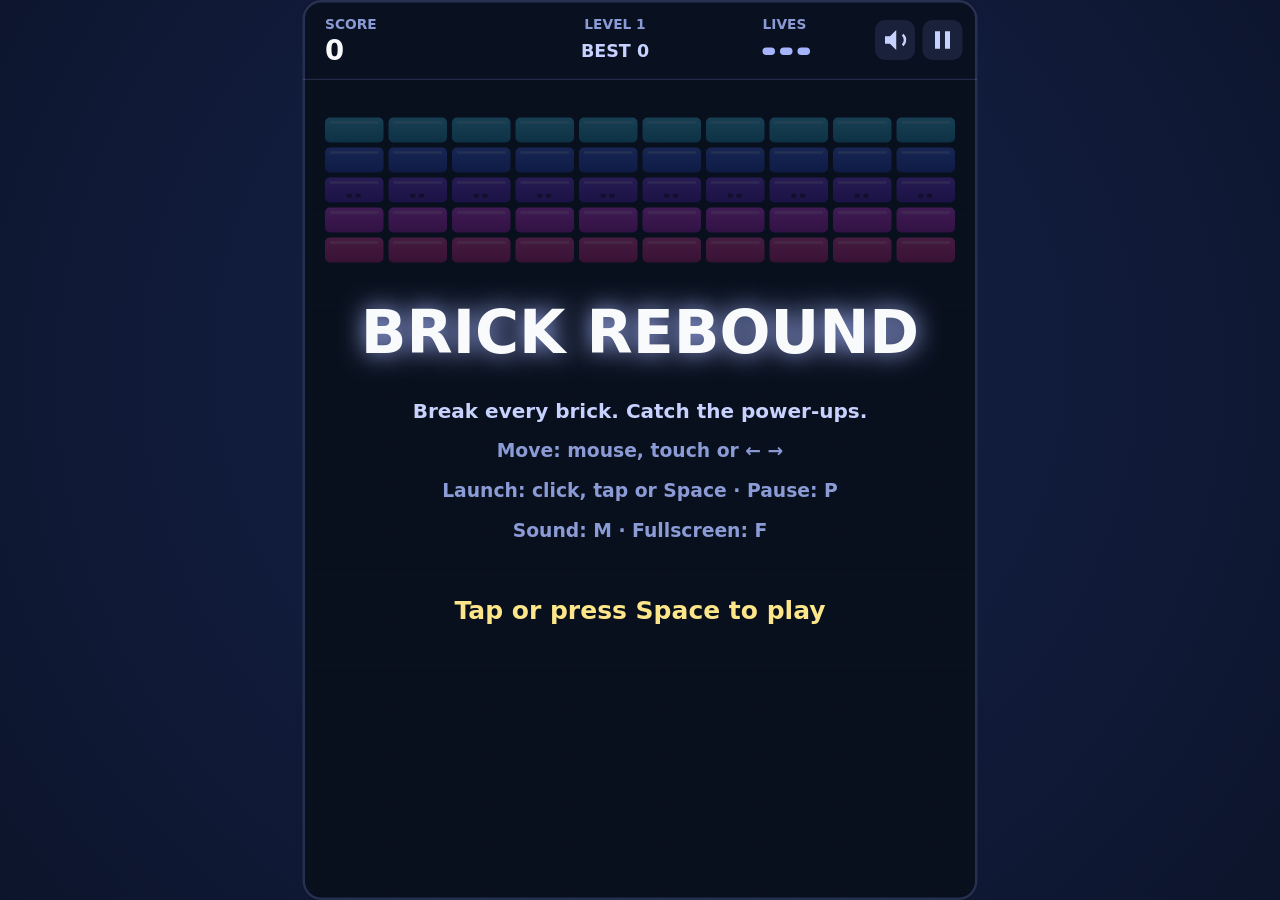
<file: play/brick-rebound/index.html>
<!doctype html>
<html lang="en">
<head>
<meta charset="utf-8">
<meta name="viewport" content="width=device-width, initial-scale=1, maximum-scale=1, user-scalable=no">
<meta name="color-scheme" content="dark">
<title>Brick Rebound — Arkai</title>
<style>
  html, body { margin: 0; height: 100%; background: #080d1a; overflow: hidden; }
  body { -webkit-user-select: none; user-select: none; -webkit-tap-highlight-color: transparent; }
  canvas { display: block; width: 100vw; height: 100vh; touch-action: none; outline: none; cursor: none; }
  canvas.menu { cursor: pointer; }
</style>
</head>
<body>
<canvas id="game" tabindex="0" aria-label="Brick Rebound game. Move the paddle with mouse, touch or arrow keys. Press Space to launch the ball."></canvas>
<script>
(() => {
  'use strict';

  // ---- constants (logical playfield, origin top-left, x right, y down) ----
  const W = 540, H = 720, TOP = 64, R = 7;
  const PADDLE_Y = H - 58, PADDLE_H = 14, PADDLE_W = 96, PADDLE_WIDE = 150;
  const COLS = 10, BRICK_GAP = 4, BRICK_MARGIN = 18, BRICK_H = 20, BRICK_TOP = TOP + 30;
  const BRICK_W = (W - BRICK_MARGIN * 2 - BRICK_GAP * (COLS - 1)) / COLS;
  const STEP = 1 / 120, MAX_BALLS = 6;
  const FONT = 'system-ui, -apple-system, "Segoe UI", Roboto, "Helvetica Neue", Arial, sans-serif';
  // Portal storage convention: arkai:<slug>:<key>. The first release used dotted
  // names; they are migrated once, on the same host, and then removed.
  // The keys keep the game's first name on purpose: nobody sees a storage key, and
  // renaming them would wipe every player's best score for a word that is not shown.
  const STORE_BEST = 'arkai:breakout:best', STORE_MUTE = 'arkai:breakout:muted';

  // '.' empty, 1-3 hit points, '#' steel (indestructible, not needed to clear)
  const LEVELS = [
    ['1111111111', '1111111111', '2222222222', '1111111111', '1111111111'],
    ['....22....', '...1111...', '..222222..', '.11111111.', '3333333333', '1111111111'],
    ['3223223223', '1.1.1.1.1.', '.1.1.1.1.1', '##..##..##', '2222222222'],
    ['....33....', '...2112...', '..211112..', '.21133112.', '..211112..', '...2112...', '....33....'],
    ['3333333333', '3#......#3', '3.222222.3', '3.211112.3', '3.222222.3', '3........3', '###....###'],
    ['1212121212', '2121212121', '3#3#33#3#3', '1111111111', '2222222222', '..######..'],
  ];

  const POWERS = {
    W: { color: '#38bdf8', label: 'W', name: 'Wide paddle' },
    M: { color: '#a78bfa', label: 'M', name: 'Multi-ball' },
    S: { color: '#34d399', label: 'S', name: 'Slow ball' },
    L: { color: '#f472b6', label: '+', name: 'Extra life' },
  };

  const canvas = document.getElementById('game');
  const ctx = canvas.getContext('2d');
  const params = new URLSearchParams(location.search);
  const coverMode = params.has('cover');
  // Set by the portal's photographer before any script runs (D-025): the game then
  // poses a fixed position from the middle of play for its thumbnail and social card.
  const PICTURE = window.__arkaiPicture === true;

  // A photographed game has no player: it reads nothing from storage and leaves nothing in it.
  const storage = {
    get(key) { if (PICTURE) return null; try { return localStorage.getItem(key); } catch { return null; } },
    // Reports whether the value actually landed: a full or blocked store throws,
    // and a caller that is about to drop the old copy has to know.
    set(key, value) { if (PICTURE) return false; try { localStorage.setItem(key, value); return true; } catch { return false; } },
    remove(key) { if (PICTURE) return; try { localStorage.removeItem(key); } catch { /* storage blocked */ } },
  };

  // One-off move from the dotted keys of the first release. Runs before state is read.
  for (const [from, to] of [['arkai.breakout.best', STORE_BEST], ['arkai.breakout.muted', STORE_MUTE]]) {
    const old = storage.get(from);
    if (old === null) continue;
    // Drop the old key only once the new one is known to hold the value —
    // otherwise a storage that reads and deletes but refuses writes eats the record.
    if (storage.get(to) !== null || storage.set(to, old)) storage.remove(from);
  }

  const S = {
    mode: 'title', // title | serve | playing | paused | levelclear | gameover
    pausedFrom: 'playing',
    score: 0, lives: 3, level: 1, combo: 0,
    best: Number(storage.get(STORE_BEST)) || 0,
    newBest: false,
    muted: storage.get(STORE_MUTE) === '1',
    speed: 360,
    paddle: { x: W / 2, w: PADDLE_W },
    balls: [], bricks: [], caps: [], parts: [], floats: [],
    wideT: 0, slowT: 0, shake: 0, msgT: 0, clock: 0, lockT: 0, bestAtStart: 0,
  };

  function saveBest() {
    if (S.score <= S.best) return;
    S.best = S.score;
    storage.set(STORE_BEST, String(S.best));
  }

  const input = { left: false, right: false, pointerX: null, last: 'pointer' };
  const view = { scale: 1, ox: 0, oy: 0, dpr: 1, cw: 0, ch: 0 };

  // ---- portal events (same-origin parent only) ----
  const emit = (event, data) => {
    if (PICTURE) return; // a pose is not a session: the portal hears nothing about it
    try {
      if (window.parent && window.parent !== window) {
        window.parent.postMessage({ type: 'game-event', event, data: data || {} }, location.origin);
      }
    } catch { /* not embedded */ }
  };
  // A throw nobody caught is a bug a player has just met, and until now only they knew.
  // Said once per page: a frame that throws sixty times a second is one fact, not sixty.
  // Only this page's own script counts (an extension's error is not the game breaking),
  // and the line travels with it: this file ships byte for byte, so the line is exact.
  let crashed = false;
  window.addEventListener('error', (e) => {
    if (crashed || !String(e.filename).startsWith(location.origin + location.pathname)) return;
    crashed = true;
    emit('crash', { line: e.lineno });
  });

  // ---- sound (generated, no assets) ----
  let audio = null;
  const ensureAudio = () => {
    if (audio || S.muted || PICTURE) return;
    try {
      const Ctx = window.AudioContext || window.webkitAudioContext;
      if (Ctx) audio = new Ctx();
    } catch { audio = null; }
  };
  let lastToneAt = 0;
  const tone = (freq, dur = 0.06, type = 'square', vol = 0.05, delay = 0) => {
    if (S.muted || !audio || audio.state !== 'running') return;
    // a ball rattling in a narrow gap must not spawn dozens of oscillators per second
    if (delay === 0 && audio.currentTime - lastToneAt < 0.03) return;
    if (delay === 0) lastToneAt = audio.currentTime;
    const t = audio.currentTime + delay;
    const osc = audio.createOscillator();
    const gain = audio.createGain();
    osc.type = type;
    osc.frequency.setValueAtTime(freq, t);
    gain.gain.setValueAtTime(vol, t);
    gain.gain.exponentialRampToValueAtTime(0.0001, t + dur);
    osc.connect(gain).connect(audio.destination);
    osc.start(t);
    osc.stop(t + dur + 0.02);
  };
  const sfx = {
    paddle: () => tone(260, 0.07, 'square', 0.05),
    wall: () => tone(420, 0.03, 'triangle', 0.035),
    brick: (hp) => tone(520 + hp * 90 + Math.min(S.combo, 10) * 30, 0.06, 'square', 0.045),
    steel: () => tone(160, 0.08, 'sawtooth', 0.04),
    power: () => [660, 880, 1100].forEach((f, i) => tone(f, 0.08, 'triangle', 0.05, i * 0.06)),
    lose: () => [400, 300, 200].forEach((f, i) => tone(f, 0.14, 'sawtooth', 0.05, i * 0.12)),
    level: () => [523, 659, 784, 1046].forEach((f, i) => tone(f, 0.12, 'triangle', 0.05, i * 0.09)),
  };

  // ---- helpers ----
  const clamp = (v, a, b) => (v < a ? a : v > b ? b : v);
  const brickColor = (row) => `hsl(${(195 + row * 32) % 360} 85% 60%)`;
  const curSpeed = () => S.speed * (S.slowT > 0 ? 0.72 : 1);
  const liveBricks = () => S.bricks.filter((b) => b.hp > 0 && !b.steel).length;

  const baseSpeed = (n) => Math.min(600, 360 + 18 * (n - 1));

  function loadLevel(n, announce = true) {
    const layout = LEVELS[(n - 1) % LEVELS.length];
    const loop = Math.floor((n - 1) / LEVELS.length);
    S.level = n;
    S.bricks = [];
    layout.forEach((line, row) => {
      [...line].forEach((ch, col) => {
        if (ch === '.') return;
        const steel = ch === '#';
        const hp = steel ? 1 : Math.min(3, Number(ch) + (loop >= 1 ? 1 : 0));
        S.bricks.push({
          x: BRICK_MARGIN + col * (BRICK_W + BRICK_GAP),
          y: BRICK_TOP + row * (BRICK_H + BRICK_GAP),
          w: BRICK_W, h: BRICK_H, hp, max: hp, steel, row, flash: 0,
        });
      });
    });
    S.speed = baseSpeed(n);
    S.caps = [];
    S.wideT = 0;
    S.slowT = 0;
    S.combo = 0;
    resetBall();
    if (announce) emit('level_start', { level: n });
  }

  function resetBall() {
    S.balls = [{ x: S.paddle.x, y: PADDLE_Y - R - 1, vx: 0, vy: 0, stuck: true, trail: [] }];
    S.mode = 'serve';
  }

  function startGame() {
    ensureAudio();
    S.score = 0;
    S.lives = 3;
    S.level = 1;
    S.newBest = false;
    S.bestAtStart = S.best;
    S.parts = [];
    S.floats = [];
    S.paddle.x = W / 2;
    S.paddle.w = PADDLE_W;
    emit('game_start', {});
    loadLevel(1);
  }

  function launch() {
    let launched = false;
    for (const b of S.balls) {
      if (!b.stuck) continue;
      const angle = (Math.random() * 50 - 25) * Math.PI / 180;
      b.vx = Math.sin(angle) * curSpeed();
      b.vy = -Math.cos(angle) * curSpeed();
      b.stuck = false;
      launched = true;
    }
    if (launched) S.mode = 'playing';
  }

  function pause() {
    if (PICTURE) return; // a blur in the photographer's browser must not put PAUSED over the pose
    if (S.mode === 'playing' || S.mode === 'serve') {
      S.pausedFrom = S.mode;
      S.mode = 'paused';
    }
  }
  function resume() {
    if (S.mode === 'paused') S.mode = S.pausedFrom;
  }

  function addScore(points, x, y) {
    S.score += points;
    if (x !== undefined) S.floats.push({ x, y, text: `+${points}`, t: 0.9 });
  }

  function burst(x, y, color, count = 12) {
    for (let i = 0; i < count && S.parts.length < 400; i++) {
      const a = Math.random() * Math.PI * 2;
      const v = 60 + Math.random() * 220;
      S.parts.push({ x, y, vx: Math.cos(a) * v, vy: Math.sin(a) * v - 60, t: 0.5 + Math.random() * 0.5, color, s: 2 + Math.random() * 3 });
    }
  }

  function hitBrick(brick) {
    if (brick.steel) {
      brick.flash = 0.15;
      sfx.steel();
      return;
    }
    brick.hp -= 1;
    brick.flash = 0.12;
    S.combo += 1;
    S.speed = Math.min(620, S.speed + 1.5);
    const mult = Math.min(S.combo, 10);
    sfx.brick(brick.hp);
    if (brick.hp <= 0) {
      const cx = brick.x + brick.w / 2, cy = brick.y + brick.h / 2;
      burst(cx, cy, brickColor(brick.row));
      addScore(10 * brick.max * mult, cx, cy);
      if (Math.random() < 0.13 && S.caps.length < 2) {
        const pool = S.lives < 5 ? 'WWMMSSL' : 'WWMMSS';
        S.caps.push({ x: cx, y: cy, type: pool[Math.floor(Math.random() * pool.length)] });
      }
    } else {
      addScore(5 * mult);
    }
  }

  function applyPower(type, x, y) {
    sfx.power();
    S.floats.push({ x, y: y - 16, text: POWERS[type].name, t: 1.2 });
    if (type === 'W') S.wideT = 15;
    if (type === 'S') S.slowT = 10;
    if (type === 'L') S.lives = Math.min(6, S.lives + 1);
    if (type === 'M') {
      const extra = [];
      for (const b of S.balls) {
        if (b.stuck) continue;
        for (const turn of [-0.35, 0.35]) {
          if (S.balls.length + extra.length >= MAX_BALLS) break;
          const c = Math.cos(turn), s = Math.sin(turn);
          extra.push({ x: b.x, y: b.y, vx: b.vx * c - b.vy * s, vy: b.vx * s + b.vy * c, stuck: false, trail: [] });
        }
      }
      S.balls.push(...extra);
    }
  }

  function loseLife() {
    S.lives -= 1;
    S.shake = 12;
    S.caps = [];
    S.wideT = 0;
    S.slowT = 0;
    S.combo = 0;
    S.speed = Math.max(baseSpeed(S.level), S.speed - 60);
    S.lockT = 0.5; // a finger or key still held from the last rally must not skip this screen
    sfx.lose();
    if (S.lives <= 0) {
      S.balls = [];
      S.mode = 'gameover';
      S.newBest = S.score > S.bestAtStart;
      saveBest();
      emit('game_end', { score: S.score, level: S.level });
    } else {
      resetBall();
    }
  }

  function levelClear() {
    const bonus = 250 * S.level + 50 * S.lives;
    addScore(bonus, W / 2, H / 2 + 40);
    S.mode = 'levelclear';
    S.msgT = 1.8;
    S.balls = [];
    S.caps = [];
    sfx.level();
    emit('level_end', { level: S.level, score: S.score });
  }

  // ---- physics ----
  function stepBall(b, dt) {
    const sp = curSpeed();
    const mag = Math.hypot(b.vx, b.vy) || 1;
    b.vx = b.vx / mag * sp;
    b.vy = b.vy / mag * sp;
    const n = Math.max(1, Math.ceil(sp * dt / (R * 0.5)));
    for (let i = 0; i < n; i++) {
      const px = b.x, py = b.y;
      b.x += b.vx * dt / n;
      b.y += b.vy * dt / n;

      if (b.x < R) { b.x = R; b.vx = Math.abs(b.vx); sfx.wall(); }
      if (b.x > W - R) { b.x = W - R; b.vx = -Math.abs(b.vx); sfx.wall(); }
      if (b.y < TOP + R) { b.y = TOP + R; b.vy = Math.abs(b.vy); sfx.wall(); }

      // keep the ball from travelling almost horizontally forever
      if (Math.abs(b.vy) < sp * 0.22) {
        b.vy = (b.vy < 0 ? -1 : 1) * sp * 0.22;
        b.vx = Math.sign(b.vx || 1) * Math.sqrt(sp * sp - b.vy * b.vy);
      }

      const p = S.paddle;
      if (b.vy > 0 && b.y + R >= PADDLE_Y && py + R <= PADDLE_Y + 6 &&
          b.x >= p.x - p.w / 2 - R && b.x <= p.x + p.w / 2 + R) {
        let offset = clamp((b.x - p.x) / (p.w / 2), -1, 1);
        // a dead-centre hit keeps a slight angle so the ball never loops vertically
        if (Math.abs(offset) < 0.08) offset = (b.vx < 0 ? -1 : 1) * 0.08;
        const angle = offset * 62 * Math.PI / 180;
        b.y = PADDLE_Y - R;
        b.vx = Math.sin(angle) * sp;
        b.vy = -Math.cos(angle) * sp;
        S.combo = 0;
        sfx.paddle();
        continue;
      }

      for (const r of S.bricks) {
        if (r.hp <= 0) continue;
        const cx = clamp(b.x, r.x, r.x + r.w), cy = clamp(b.y, r.y, r.y + r.h);
        const dx = b.x - cx, dy = b.y - cy;
        if (dx * dx + dy * dy >= R * R) continue;
        const overlapXBefore = px + R > r.x && px - R < r.x + r.w;
        const overlapYBefore = py + R > r.y && py - R < r.y + r.h;
        if (overlapXBefore && !overlapYBefore) {
          b.vy = py < r.y + r.h / 2 ? -Math.abs(b.vy) : Math.abs(b.vy);
        } else if (overlapYBefore && !overlapXBefore) {
          b.vx = px < r.x + r.w / 2 ? -Math.abs(b.vx) : Math.abs(b.vx);
        } else {
          let flipped = false;
          if ((px < r.x && b.vx > 0) || (px > r.x + r.w && b.vx < 0)) { b.vx = -b.vx; flipped = true; }
          if ((py < r.y && b.vy > 0) || (py > r.y + r.h && b.vy < 0)) { b.vy = -b.vy; flipped = true; }
          if (!flipped) b.vy = -b.vy;
        }
        b.x = px;
        b.y = py;
        hitBrick(r);
        break;
      }
    }
  }

  function update(dt) {
    if (PICTURE) return; // the pose stands still, whoever asks for a step
    S.clock += dt;
    for (const part of S.parts) {
      part.t -= dt;
      part.vy += 520 * dt;
      part.x += part.vx * dt;
      part.y += part.vy * dt;
    }
    S.parts = S.parts.filter((part) => part.t > 0);
    for (const f of S.floats) { f.t -= dt; f.y -= 40 * dt; }
    S.floats = S.floats.filter((f) => f.t > 0);
    S.shake = Math.max(0, S.shake - 60 * dt);
    S.lockT = Math.max(0, S.lockT - dt);
    for (const brick of S.bricks) brick.flash = Math.max(0, brick.flash - dt);

    if (S.mode === 'title' || S.mode === 'paused' || S.mode === 'gameover') return;
    if (S.mode === 'levelclear') {
      S.msgT -= dt;
      if (S.msgT <= 0) loadLevel(S.level + 1);
      return;
    }

    // paddle
    const p = S.paddle;
    const dir = (input.right ? 1 : 0) - (input.left ? 1 : 0);
    if (dir !== 0) {
      input.last = 'key';
      p.x += dir * 660 * dt;
    } else if (input.last === 'pointer' && input.pointerX !== null) {
      p.x += (input.pointerX - p.x) * Math.min(1, dt * 30);
    }
    S.wideT = Math.max(0, S.wideT - dt);
    S.slowT = Math.max(0, S.slowT - dt);
    const targetW = S.wideT > 0 ? PADDLE_WIDE : PADDLE_W;
    p.w += (targetW - p.w) * Math.min(1, dt * 10);
    p.x = clamp(p.x, p.w / 2, W - p.w / 2);

    for (const b of S.balls) {
      if (b.stuck) {
        b.x = p.x;
        b.y = PADDLE_Y - R - 1;
        continue;
      }
      stepBall(b, dt);
      b.trail.push(b.x, b.y);
      if (b.trail.length > 16) b.trail.splice(0, 2);
    }
    if (S.mode !== 'playing') return;

    S.balls = S.balls.filter((b) => b.y < H + R * 3);
    if (S.balls.length === 0) {
      loseLife();
      return;
    }

    for (const cap of S.caps) {
      cap.y += 150 * dt;
      if (cap.y + 9 >= PADDLE_Y && cap.y - 9 <= PADDLE_Y + PADDLE_H &&
          Math.abs(cap.x - p.x) <= p.w / 2 + 18) {
        cap.caught = true;
        applyPower(cap.type, cap.x, cap.y);
      }
    }
    S.caps = S.caps.filter((cap) => !cap.caught && cap.y < H + 20);

    if (liveBricks() === 0) levelClear();
  }

  // ---- rendering ----
  function resize() {
    view.dpr = Math.min(window.devicePixelRatio || 1, 2);
    view.cw = Math.max(1, window.innerWidth);
    view.ch = Math.max(1, window.innerHeight);
    canvas.width = Math.round(view.cw * view.dpr);
    canvas.height = Math.round(view.ch * view.dpr);
    view.scale = Math.min(view.cw / W, view.ch / H);
    view.ox = (view.cw - W * view.scale) / 2;
    view.oy = (view.ch - H * view.scale) / 2;
    render();
  }

  function roundRect(x, y, w, h, r) {
    ctx.beginPath();
    ctx.moveTo(x + r, y);
    ctx.arcTo(x + w, y, x + w, y + h, r);
    ctx.arcTo(x + w, y + h, x, y + h, r);
    ctx.arcTo(x, y + h, x, y, r);
    ctx.arcTo(x, y, x + w, y, r);
    ctx.closePath();
  }

  function text(str, x, y, size, color, weight = 700, align = 'center') {
    ctx.font = `${weight} ${size}px ${FONT}`;
    ctx.textAlign = align;
    ctx.textBaseline = 'middle';
    ctx.fillStyle = color;
    ctx.fillText(str, x, y);
  }

  function drawBackdrop() {
    ctx.setTransform(view.dpr, 0, 0, view.dpr, 0, 0);
    const g = ctx.createRadialGradient(view.cw / 2, view.ch * 0.35, 20, view.cw / 2, view.ch / 2, Math.max(view.cw, view.ch));
    g.addColorStop(0, '#15224a');
    g.addColorStop(1, '#080d1a');
    ctx.fillStyle = g;
    ctx.fillRect(0, 0, view.cw, view.ch);
  }

  function drawBrick(b) {
    roundRect(b.x, b.y, b.w, b.h, 4);
    if (b.steel) {
      const g = ctx.createLinearGradient(0, b.y, 0, b.y + b.h);
      g.addColorStop(0, '#9aa5bd');
      g.addColorStop(1, '#4b5468');
      ctx.fillStyle = g;
      ctx.fill();
      ctx.fillStyle = 'rgba(8,13,26,0.55)';
      ctx.fillRect(b.x + 5, b.y + b.h / 2 - 1.5, 3, 3);
      ctx.fillRect(b.x + b.w - 8, b.y + b.h / 2 - 1.5, 3, 3);
    } else {
      const base = brickColor(b.row);
      const g = ctx.createLinearGradient(0, b.y, 0, b.y + b.h);
      g.addColorStop(0, base);
      g.addColorStop(1, `hsl(${(195 + b.row * 32) % 360} 70% ${b.hp === b.max ? 42 : 34}%)`);
      ctx.fillStyle = g;
      ctx.fill();
      ctx.fillStyle = 'rgba(255,255,255,0.28)';
      ctx.fillRect(b.x + 4, b.y + 3, b.w - 8, 2);
      if (b.max > 1) {
        ctx.fillStyle = 'rgba(8,13,26,0.6)';
        for (let i = 0; i < b.hp; i++) ctx.fillRect(b.x + b.w / 2 - (b.hp * 7) / 2 + i * 7 + 1, b.y + b.h - 7, 4, 3);
      }
      if (b.hp < b.max) {
        ctx.strokeStyle = 'rgba(8,13,26,0.65)';
        ctx.lineWidth = 1.5;
        ctx.beginPath();
        ctx.moveTo(b.x + b.w * 0.3, b.y + 2);
        ctx.lineTo(b.x + b.w * 0.45, b.y + b.h * 0.55);
        ctx.lineTo(b.x + b.w * 0.62, b.y + b.h - 3);
        ctx.stroke();
      }
    }
    if (b.flash > 0) {
      roundRect(b.x, b.y, b.w, b.h, 4);
      ctx.fillStyle = `rgba(255,255,255,${b.flash * 4})`;
      ctx.fill();
    }
  }

  function drawPaddle() {
    const p = S.paddle;
    const x = p.x - p.w / 2;
    ctx.save();
    ctx.shadowColor = S.wideT > 0 ? '#38bdf8' : '#818cf8';
    ctx.shadowBlur = 18;
    const g = ctx.createLinearGradient(x, 0, x + p.w, 0);
    g.addColorStop(0, '#22d3ee');
    g.addColorStop(1, '#a78bfa');
    roundRect(x, PADDLE_Y, p.w, PADDLE_H, 7);
    ctx.fillStyle = g;
    ctx.fill();
    ctx.restore();
    ctx.fillStyle = 'rgba(255,255,255,0.45)';
    ctx.fillRect(x + 8, PADDLE_Y + 3, p.w - 16, 2);
  }

  function drawBall(b) {
    for (let i = 0; i < b.trail.length; i += 2) {
      const k = (i + 2) / b.trail.length;
      ctx.fillStyle = `rgba(165,180,252,${k * 0.25})`;
      ctx.beginPath();
      ctx.arc(b.trail[i], b.trail[i + 1], R * k, 0, Math.PI * 2);
      ctx.fill();
    }
    ctx.save();
    ctx.shadowColor = S.slowT > 0 ? '#34d399' : '#e0e7ff';
    ctx.shadowBlur = 16;
    ctx.fillStyle = '#ffffff';
    ctx.beginPath();
    ctx.arc(b.x, b.y, R, 0, Math.PI * 2);
    ctx.fill();
    ctx.restore();
  }

  function drawCap(cap) {
    const pw = POWERS[cap.type];
    ctx.save();
    ctx.shadowColor = pw.color;
    ctx.shadowBlur = 12;
    roundRect(cap.x - 18, cap.y - 9, 36, 18, 9);
    ctx.fillStyle = pw.color;
    ctx.fill();
    ctx.restore();
    text(pw.label, cap.x, cap.y + 1, 13, '#080d1a', 800);
  }

  function drawButton(x, y, kind) {
    roundRect(x, y, 32, 32, 8);
    ctx.fillStyle = 'rgba(148,163,255,0.12)';
    ctx.fill();
    ctx.fillStyle = '#c7d2fe';
    ctx.strokeStyle = '#c7d2fe';
    ctx.lineWidth = 2;
    if (kind === 'pause') {
      if (S.mode === 'paused') {
        ctx.beginPath();
        ctx.moveTo(x + 12, y + 9);
        ctx.lineTo(x + 23, y + 16);
        ctx.lineTo(x + 12, y + 23);
        ctx.closePath();
        ctx.fill();
      } else {
        ctx.fillRect(x + 10, y + 9, 4, 14);
        ctx.fillRect(x + 18, y + 9, 4, 14);
      }
    } else {
      ctx.beginPath();
      ctx.moveTo(x + 8, y + 13);
      ctx.lineTo(x + 12, y + 13);
      ctx.lineTo(x + 17, y + 8);
      ctx.lineTo(x + 17, y + 24);
      ctx.lineTo(x + 12, y + 19);
      ctx.lineTo(x + 8, y + 19);
      ctx.closePath();
      ctx.fill();
      ctx.beginPath();
      if (S.muted) {
        ctx.moveTo(x + 20, y + 12); ctx.lineTo(x + 26, y + 20);
        ctx.moveTo(x + 26, y + 12); ctx.lineTo(x + 20, y + 20);
      } else {
        ctx.arc(x + 18, y + 16, 6, -0.8, 0.8);
      }
      ctx.stroke();
    }
  }

  const BUTTONS = { sound: { x: W - 82, y: 16 }, pause: { x: W - 44, y: 16 } };

  function drawHud() {
    ctx.fillStyle = 'rgba(8,13,26,0.55)';
    ctx.fillRect(0, 0, W, TOP);
    ctx.fillStyle = 'rgba(148,163,255,0.18)';
    ctx.fillRect(0, TOP - 1, W, 1);
    text('SCORE', 18, 20, 11, '#8b9bd6', 700, 'left');
    text(String(S.score), 18, 42, 22, '#f8fafc', 800, 'left');
    text(`LEVEL ${S.level}`, W / 2 - 20, 20, 11, '#8b9bd6', 700);
    text(`BEST ${Math.max(S.best, S.score)}`, W / 2 - 20, 42, 14, '#c7d2fe', 700);
    for (let i = 0; i < Math.min(S.lives, 6); i++) {
      roundRect(W - 172 + i * 14, 38, 10, 6, 3);
      ctx.fillStyle = '#a5b4fc';
      ctx.fill();
    }
    text('LIVES', W - 172, 20, 11, '#8b9bd6', 700, 'left');
    drawButton(BUTTONS.sound.x, BUTTONS.sound.y, 'sound');
    drawButton(BUTTONS.pause.x, BUTTONS.pause.y, 'pause');
    let ex = 18;
    if (S.wideT > 0 || S.slowT > 0) {
      if (S.wideT > 0) { text(`WIDE ${Math.ceil(S.wideT)}s`, ex, TOP + 14, 11, '#38bdf8', 700, 'left'); ex += 80; }
      if (S.slowT > 0) text(`SLOW ${Math.ceil(S.slowT)}s`, ex, TOP + 14, 11, '#34d399', 700, 'left');
    }
  }

  function overlay(title, lines, accent = '#a5b4fc') {
    ctx.fillStyle = 'rgba(8,13,26,0.72)';
    ctx.fillRect(0, TOP, W, H - TOP);
    ctx.save();
    ctx.shadowColor = accent;
    ctx.shadowBlur = 24;
    text(title, W / 2, H / 2 - 90, 48, '#f8fafc', 900);
    ctx.restore();
    lines.forEach(([str, size, color], i) => text(str, W / 2, H / 2 - 30 + i * 32, size, color, 600));
  }

  function render() {
    if (coverMode) { drawCover(); return; }
    drawBackdrop();
    const sx = S.shake ? (Math.random() - 0.5) * S.shake : 0;
    const sy = S.shake ? (Math.random() - 0.5) * S.shake : 0;
    const k = view.scale * view.dpr;
    ctx.setTransform(k, 0, 0, k, (view.ox + sx) * view.dpr, (view.oy + sy) * view.dpr);

    roundRect(0, 0, W, H, 14);
    ctx.fillStyle = '#0c1427';
    ctx.fill();
    ctx.save();
    ctx.clip();
    ctx.strokeStyle = 'rgba(148,163,255,0.05)';
    ctx.lineWidth = 1;
    for (let gx = 36; gx < W; gx += 36) { ctx.beginPath(); ctx.moveTo(gx, TOP); ctx.lineTo(gx, H); ctx.stroke(); }
    for (let gy = TOP + 36; gy < H; gy += 36) { ctx.beginPath(); ctx.moveTo(0, gy); ctx.lineTo(W, gy); ctx.stroke(); }

    for (const b of S.bricks) if (b.hp > 0) drawBrick(b);
    for (const cap of S.caps) drawCap(cap);
    if (S.mode !== 'title') drawPaddle();
    if (S.mode !== 'title') for (const b of S.balls) drawBall(b);
    for (const part of S.parts) {
      ctx.globalAlpha = clamp(part.t * 2, 0, 1);
      ctx.fillStyle = part.color;
      ctx.fillRect(part.x - part.s / 2, part.y - part.s / 2, part.s, part.s);
    }
    ctx.globalAlpha = 1;
    for (const f of S.floats) {
      ctx.globalAlpha = clamp(f.t * 2, 0, 1);
      text(f.text, f.x, f.y, 14, '#fde68a', 800);
    }
    ctx.globalAlpha = 1;
    drawHud();

    const blink = Math.sin(S.clock * 5) > -0.3;
    if (S.mode === 'title') {
      overlay('BRICK REBOUND', [
        ['Break every brick. Catch the power-ups.', 16, '#c7d2fe'],
        ['Move: mouse, touch or ← →', 15, '#8b9bd6'],
        ['Launch: click, tap or Space · Pause: P', 15, '#8b9bd6'],
        ['Sound: M · Fullscreen: F', 15, '#8b9bd6'],
        ['', 10, '#000'],
        [blink ? 'Tap or press Space to play' : '', 20, '#fde68a'],
      ]);
    } else if (S.mode === 'paused') {
      overlay('PAUSED', [[blink ? 'Tap or press P to resume' : '', 18, '#fde68a']]);
    } else if (S.mode === 'gameover') {
      overlay('GAME OVER', [
        [`Score ${S.score} · Level ${S.level}`, 20, '#f8fafc'],
        [S.newBest ? 'New best score!' : `Best ${S.best}`, 18, S.newBest ? '#f472b6' : '#c7d2fe'],
        ['', 10, '#000'],
        [blink ? 'Tap or press Space to play again' : '', 18, '#fde68a'],
      ], '#f472b6');
    } else if (S.mode === 'levelclear') {
      text(`LEVEL ${S.level} CLEAR`, W / 2, H / 2 - 20, 38, '#f8fafc', 900);
    } else if (S.mode === 'serve') {
      text(`Level ${S.level}`, W / 2, H / 2 + 40, 22, '#c7d2fe', 800);
      if (blink) text('Tap or press Space to launch', W / 2, H / 2 + 76, 16, '#fde68a', 700);
    }
    ctx.restore();
    ctx.strokeStyle = 'rgba(148,163,255,0.22)';
    ctx.lineWidth = 2;
    roundRect(1, 1, W - 2, H - 2, 14);
    ctx.stroke();
  }

  // landscape marketing composition used for the portal cover (?cover)
  function drawCover() {
    drawBackdrop();
    const cw = view.cw, ch = view.ch;
    ctx.setTransform(view.dpr, 0, 0, view.dpr, 0, 0);
    const cols = 14, gap = cw * 0.006, margin = cw * 0.04;
    const bw = (cw - margin * 2 - gap * (cols - 1)) / cols, bh = ch * 0.045;
    const holes = new Set(['2-3', '2-4', '3-4', '3-5', '1-9', '4-10', '4-11', '3-11', '5-6']);
    for (let row = 0; row < 6; row++) {
      for (let col = 0; col < cols; col++) {
        if (holes.has(`${row}-${col}`)) continue;
        const x = margin + col * (bw + gap), y = ch * 0.08 + row * (bh + gap);
        const g = ctx.createLinearGradient(0, y, 0, y + bh);
        g.addColorStop(0, brickColor(row));
        g.addColorStop(1, `hsl(${(195 + row * 32) % 360} 70% 40%)`);
        roundRect(x, y, bw, bh, bh * 0.2);
        ctx.fillStyle = g;
        ctx.fill();
        ctx.fillStyle = 'rgba(255,255,255,0.28)';
        ctx.fillRect(x + bw * 0.08, y + bh * 0.15, bw * 0.84, bh * 0.1);
      }
    }
    // safe zone: portal crops the cover to 3:2 (cards) and 4:3 (player poster) and puts
    // the Play call-to-action on the left, so the wordmark lives in the right-centre area
    let seed = 7;
    const rnd = () => ((seed = (seed * 16807) % 2147483647) / 2147483647);
    const bx = cw * 0.47, by = ch * 0.5;
    for (let i = 0; i < 70; i++) {
      const a = rnd() * Math.PI * 2, d = 20 + rnd() * cw * 0.09, s = 3 + rnd() * cw * 0.006;
      ctx.globalAlpha = 0.4 + rnd() * 0.6;
      ctx.fillStyle = brickColor(Math.floor(rnd() * 6));
      ctx.fillRect(cw * 0.56 + Math.cos(a) * d, ch * 0.34 + Math.sin(a) * d * 0.7, s, s);
    }
    ctx.globalAlpha = 1;
    for (let i = 0; i < 10; i++) {
      const k = (i + 1) / 10;
      ctx.fillStyle = `rgba(165,180,252,${k * 0.3})`;
      ctx.beginPath();
      ctx.arc(bx - (1 - k) * cw * 0.12, by + (1 - k) * ch * 0.22, ch * 0.018 * k, 0, Math.PI * 2);
      ctx.fill();
    }
    ctx.save();
    ctx.shadowColor = '#e0e7ff';
    ctx.shadowBlur = 30;
    ctx.fillStyle = '#fff';
    ctx.beginPath();
    ctx.arc(bx, by, ch * 0.018, 0, Math.PI * 2);
    ctx.fill();
    ctx.restore();
    const pw = cw * 0.2, ph = ch * 0.03, px = cw * 0.3, py = ch * 0.84;
    ctx.save();
    ctx.shadowColor = '#818cf8';
    ctx.shadowBlur = 30;
    const pg = ctx.createLinearGradient(px, 0, px + pw, 0);
    pg.addColorStop(0, '#22d3ee');
    pg.addColorStop(1, '#a78bfa');
    roundRect(px, py, pw, ph, ph / 2);
    ctx.fillStyle = pg;
    ctx.fill();
    ctx.restore();
    ctx.save();
    ctx.shadowColor = '#818cf8';
    ctx.shadowBlur = 40;
    text('BRICK REBOUND', cw * 0.62, ch * 0.66, Math.round(ch * 0.09), '#f8fafc', 900);
    ctx.restore();
  }

  // ---- input ----
  const toLogical = (clientX, clientY) => ({
    x: (clientX - view.ox) / view.scale,
    y: (clientY - view.oy) / view.scale,
  });
  const inButton = (pt, btn) => pt.x >= btn.x - 6 && pt.x <= btn.x + 38 && pt.y >= btn.y - 6 && pt.y <= btn.y + 38;

  function toggleMute() {
    S.muted = !S.muted;
    storage.set(STORE_MUTE, S.muted ? '1' : '0');
    if (!S.muted) {
      ensureAudio();
      if (audio && audio.state === 'suspended') audio.resume().catch(() => {});
    }
  }

  function toggleFullscreen() {
    try {
      const request = document.fullscreenElement ? document.exitFullscreen() : document.documentElement.requestFullscreen?.();
      request?.catch?.(() => {});
    } catch { /* fullscreen not allowed */ }
  }

  function primaryAction() {
    ensureAudio();
    if (audio && audio.state === 'suspended') audio.resume().catch(() => {});
    if (S.lockT > 0) return;
    if (S.mode === 'title' || S.mode === 'gameover') startGame();
    else if (S.mode === 'serve') launch();
    else if (S.mode === 'paused') resume();
  }

  // HUD touches never steer the paddle; a tap acts on release so a finger can
  // first slide the paddle into position without launching the ball.
  let press = null;
  canvas.addEventListener('pointermove', (e) => {
    const pt = toLogical(e.clientX, e.clientY);
    if (press?.hud || (!press && pt.y < TOP)) return;
    input.pointerX = pt.x;
    input.last = 'pointer';
    if (press) press.moved = Math.max(press.moved, Math.abs(e.clientX - press.cx) + Math.abs(e.clientY - press.cy));
  });
  canvas.addEventListener('pointerdown', (e) => {
    canvas.focus({ preventScroll: true });
    ensureAudio();
    const pt = toLogical(e.clientX, e.clientY);
    press = { cx: e.clientX, cy: e.clientY, moved: 0, hud: pt.y < TOP, mode: S.mode };
    if (press.hud) {
      if (inButton(pt, BUTTONS.sound)) toggleMute();
      else if (inButton(pt, BUTTONS.pause)) { if (S.mode === 'paused') resume(); else pause(); }
      return;
    }
    input.pointerX = pt.x;
    input.last = 'pointer';
  });
  canvas.addEventListener('pointerup', () => {
    // a finger held through a lost life or game over is not a new tap
    const tap = press && !press.hud && press.moved < 14 && press.mode === S.mode;
    press = null;
    if (tap && S.mode !== 'playing') primaryAction();
  });
  canvas.addEventListener('pointercancel', () => { press = null; });

  const KEYS = new Set(['ArrowLeft', 'ArrowRight', 'ArrowUp', 'ArrowDown', ' ', 'Spacebar']);
  window.addEventListener('keydown', (e) => {
    if (KEYS.has(e.key)) e.preventDefault();
    const key = e.key.length === 1 ? e.key.toLowerCase() : e.key;
    if (key === 'ArrowLeft' || key === 'a') input.left = true;
    else if (key === 'ArrowRight' || key === 'd') input.right = true;
    else if (e.repeat) return;
    else if (key === ' ' || key === 'Spacebar' || key === 'Enter') primaryAction();
    else if (key === 'p' || key === 'Escape') {
      if (S.mode === 'paused') resume(); else pause();
    } else if (key === 'm') toggleMute();
    else if (key === 'f') toggleFullscreen();
  });
  window.addEventListener('keyup', (e) => {
    const key = e.key.length === 1 ? e.key.toLowerCase() : e.key;
    if (key === 'ArrowLeft' || key === 'a') input.left = false;
    if (key === 'ArrowRight' || key === 'd') input.right = false;
  });
  // focus can leave the iframe without a visibilitychange (click on the portal page)
  window.addEventListener('blur', () => { input.left = false; input.right = false; if (S.mode === 'playing') pause(); });
  canvas.addEventListener('touchmove', (e) => e.preventDefault(), { passive: false });
  document.addEventListener('visibilitychange', () => { if (document.hidden) { pause(); saveBest(); } });
  // the portal's Restart button recreates the iframe: keep a record reached mid-game
  window.addEventListener('pagehide', saveBest);
  window.addEventListener('resize', resize);
  document.addEventListener('fullscreenchange', resize);

  // ---- loop + test hooks ----
  let acc = 0, last = performance.now(), manualClock = false;
  function frame(now) {
    // Booked before anything that can throw: one bad frame must not stop every frame
    // after it and leave the game frozen on its last picture (Pair Flip, 48ad915).
    requestAnimationFrame(frame);
    const elapsed = Math.min(0.1, (now - last) / 1000);
    last = now;
    if (!manualClock) {
      acc += elapsed;
      // Every step this frame owes is taken off before the first one runs: an update()
      // that throws must not leave time owing, or the frame after a run of throws would
      // replay seconds of physics at once. Without a throw it is the same steps as ever
      // (a first frame stamped before `last` leaves acc below zero: no step, as before).
      const steps = Math.max(0, Math.floor(acc / STEP));
      acc -= steps * STEP;
      for (let i = 0; i < steps; i++) update(STEP);
    }
    canvas.classList.toggle('menu', S.mode !== 'playing' && S.mode !== 'serve');
    render();
  }

  window.advanceTime = (ms) => {
    manualClock = true;
    const steps = Math.max(1, Math.round(ms / (STEP * 1000)));
    for (let i = 0; i < steps; i++) update(STEP);
    render();
  };

  window.render_game_to_text = () => JSON.stringify({
    coords: 'playfield 540x720, origin top-left, x right, y down; HUD occupies y<64',
    mode: S.mode,
    score: S.score, best: S.best, lives: S.lives, level: S.level, combo: S.combo,
    paddle: { x: Math.round(S.paddle.x), y: PADDLE_Y, w: Math.round(S.paddle.w), h: PADDLE_H },
    balls: S.balls.map((b) => ({ x: Math.round(b.x), y: Math.round(b.y), vx: Math.round(b.vx), vy: Math.round(b.vy), r: R, stuck: b.stuck })),
    bricksLeft: liveBricks(),
    bricks: S.bricks.filter((b) => b.hp > 0).map((b) => ({ x: Math.round(b.x), y: Math.round(b.y), w: Math.round(b.w), h: b.h, hp: b.steel ? 'steel' : b.hp })),
    powerups: S.caps.map((c) => ({ type: POWERS[c.type].name, x: Math.round(c.x), y: Math.round(c.y) })),
    effects: { wide: Number(S.wideT.toFixed(1)), slow: Number(S.slowT.toFixed(1)) },
    muted: S.muted,
  });

  // expose a tiny debug surface for automated QA only
  window.__brickRebound = { state: S, loadLevel, levelClear, applyPower };

  // ---- picture pose (D-025) ----
  // A fixed position from the middle of level 2, put into the ordinary state and drawn
  // by render() like any other frame: a wall with a channel eaten into it, three balls
  // of a multi-ball in flight, the wide paddle, a capsule on its way down. Every number
  // is literal, and update() never steps it.
  function posePicture() {
    loadLevel(2, false);
    // hit points left per brick, in the LEVELS notation ('.' is broken)
    const left = ['....22....', '...1111...', '..2.1222..', '.1..11111.', '332.132133', '1....1..11'];
    for (const b of S.bricks) {
      const ch = left[b.row][Math.round((b.x - BRICK_MARGIN) / (BRICK_W + BRICK_GAP))];
      b.hp = ch === '.' ? 0 : Number(ch);
    }
    S.mode = 'playing';
    S.score = 2480;
    S.best = 6150;
    S.lives = 3;
    S.combo = 2;
    S.speed = 408; // level 2 base plus the twenty hits the wall above has taken
    S.wideT = 9;
    S.paddle.x = 352;
    S.paddle.w = PADDLE_WIDE;
    S.caps = [{ x: 92.2, y: 404, type: 'S' }];
    // heading in degrees from straight up, clockwise; the trail is where the ball has just been
    S.balls = [[190, 174, -25], [424, 338, -20], [326, 524, 145]].map(([x, y, deg]) => {
      const a = deg * Math.PI / 180, vx = Math.sin(a) * curSpeed(), vy = -Math.cos(a) * curSpeed();
      const trail = [];
      for (let i = 7; i >= 0; i--) trail.push(x - vx * STEP * i, y - vy * STEP * i);
      return { x, y, vx, vy, stuck: false, trail };
    });
  }

  loadLevel(1, false);
  S.mode = 'title';
  if (PICTURE) posePicture();
  resize();
  // resize() has just drawn the first frame, and under PICTURE that frame is the pose
  if (PICTURE) window.__arkaiPosed = true;
  requestAnimationFrame(frame);
  if (!coverMode) canvas.focus({ preventScroll: true });
  emit('game_ready', {});
})();
</script>
</body>
</html>
</file>
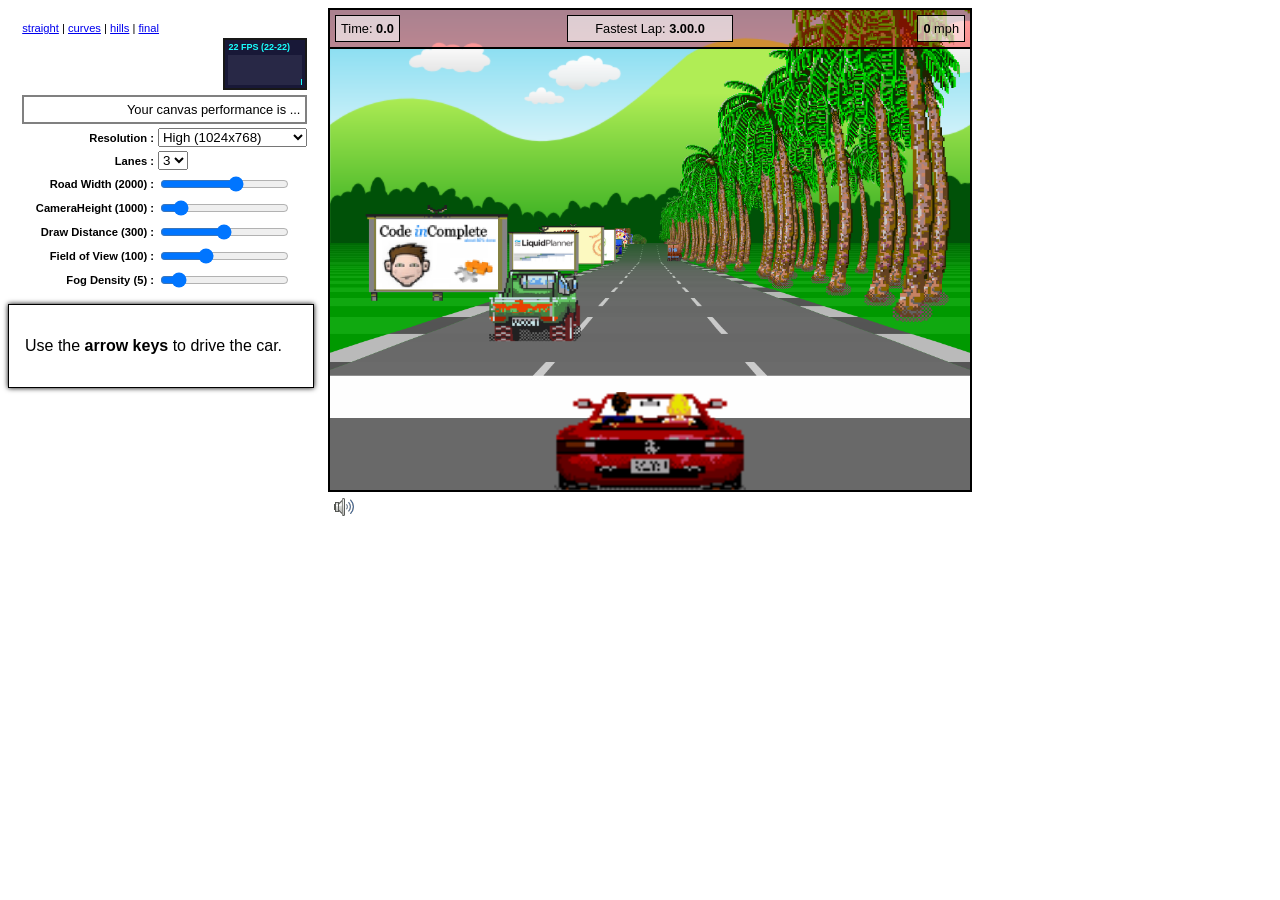
<file: play/canyon-racer/index.html>
<!DOCTYPE html> 

<html>
<head>
  <title>Javascript Racer - v4 (final)</title>
  <meta http-equiv="Content-Type" content="text/html; charset=utf-8"/>
  <link href="common.css" rel="stylesheet" type="text/css" />
</head> 

<body> 

  <table id="controls">
    <tr>
      <td colspan="2">
        <a href='v1.straight.html'>straight</a> |
        <a href='v2.curves.html'>curves</a>     |
        <a href='v3.hills.html'>hills</a>       |
        <a href='v4.final.html'>final</a>
      </td>
    </tr>
    <tr><td id="fps" colspan="2" align="right"></td></tr>
    <tr>
      <th><label for="resolution">Resolution :</label></th>
      <td>
        <select id="resolution" style="width:100%">
          <option value='fine'>Fine (1280x960)</option>
          <option selected value='high'>High (1024x768)</option>
          <option value='medium'>Medium (640x480)</option>
          <option value='low'>Low (480x360)</option>
        </select>
      </td>
    </tr>
    <tr>
      <th><label for="lanes">Lanes :</label></th>
      <td>
        <select id="lanes">
          <option>1</option>
          <option>2</option>
          <option selected>3</option>
          <option>4</option>
        </select>
      </td>
    </tr>
    <tr>
      <th><label for="roadWidth">Road Width (<span id="currentRoadWidth"></span>) :</label></th>
      <td><input id="roadWidth" type='range' min='500' max='3000' title="integer (500-3000)"></td>
    </tr>
    <tr>
      <th><label for="cameraHeight">CameraHeight (<span id="currentCameraHeight"></span>) :</label></th>
      <td><input id="cameraHeight" type='range' min='500' max='5000' title="integer (500-5000)"></td>
    </tr>
    <tr>
      <th><label for="drawDistance">Draw Distance (<span id="currentDrawDistance"></span>) :</label></th>
      <td><input id="drawDistance" type='range' min='100' max='500' title="integer (100-500)"></td>
    </tr>
    <tr>
      <th><label for="fieldOfView">Field of View (<span id="currentFieldOfView"></span>) :</label></th>
      <td><input id="fieldOfView" type='range' min='80' max='140' title="integer (80-140)"></td>
    </tr>
    <tr>
      <th><label for="fogDensity">Fog Density (<span id="currentFogDensity"></span>) :</label></th>
      <td><input id="fogDensity" type='range' min='0' max='50' title="integer (0-50)"></td>
    </tr>
  </table>

  <div id='instructions'>
    <p>Use the <b>arrow keys</b> to drive the car.</p>
  </div>

  <div id="racer">
    <div id="hud">
      <span id="speed"            class="hud"><span id="speed_value" class="value">0</span> mph</span>
      <span id="current_lap_time" class="hud">Time: <span id="current_lap_time_value" class="value">0.0</span></span> 
      <span id="last_lap_time"    class="hud">Last Lap: <span id="last_lap_time_value" class="value">0.0</span></span>
      <span id="fast_lap_time"    class="hud">Fastest Lap: <span id="fast_lap_time_value" class="value">0.0</span></span>
    </div>
    <canvas id="canvas">
      Sorry, this example cannot be run because your browser does not support the &lt;canvas&gt; element
    </canvas>
    Loading...
  </div>

  <audio id='music'>
    <source src="music/racer.ogg">
    <source src="music/racer.mp3">
  </audio>
  <span id="mute"></span>

  <script src="stats.js"></script>
  <script src="common.js"></script>
  <script>

    var fps            = 60;                      // how many 'update' frames per second
    var step           = 1/fps;                   // how long is each frame (in seconds)
    var width          = 1024;                    // logical canvas width
    var height         = 768;                     // logical canvas height
    var centrifugal    = 0.3;                     // centrifugal force multiplier when going around curves
    var offRoadDecel   = 0.99;                    // speed multiplier when off road (e.g. you lose 2% speed each update frame)
    var skySpeed       = 0.001;                   // background sky layer scroll speed when going around curve (or up hill)
    var hillSpeed      = 0.002;                   // background hill layer scroll speed when going around curve (or up hill)
    var treeSpeed      = 0.003;                   // background tree layer scroll speed when going around curve (or up hill)
    var skyOffset      = 0;                       // current sky scroll offset
    var hillOffset     = 0;                       // current hill scroll offset
    var treeOffset     = 0;                       // current tree scroll offset
    var segments       = [];                      // array of road segments
    var cars           = [];                      // array of cars on the road
    var stats          = Game.stats('fps');       // mr.doobs FPS counter
    var canvas         = Dom.get('canvas');       // our canvas...
    var ctx            = canvas.getContext('2d'); // ...and its drawing context
    var background     = null;                    // our background image (loaded below)
    var sprites        = null;                    // our spritesheet (loaded below)
    var resolution     = null;                    // scaling factor to provide resolution independence (computed)
    var roadWidth      = 2000;                    // actually half the roads width, easier math if the road spans from -roadWidth to +roadWidth
    var segmentLength  = 200;                     // length of a single segment
    var rumbleLength   = 3;                       // number of segments per red/white rumble strip
    var trackLength    = null;                    // z length of entire track (computed)
    var lanes          = 3;                       // number of lanes
    var fieldOfView    = 100;                     // angle (degrees) for field of view
    var cameraHeight   = 1000;                    // z height of camera
    var cameraDepth    = null;                    // z distance camera is from screen (computed)
    var drawDistance   = 300;                     // number of segments to draw
    var playerX        = 0;                       // player x offset from center of road (-1 to 1 to stay independent of roadWidth)
    var playerZ        = null;                    // player relative z distance from camera (computed)
    var fogDensity     = 5;                       // exponential fog density
    var position       = 0;                       // current camera Z position (add playerZ to get player's absolute Z position)
    var speed          = 0;                       // current speed
    var maxSpeed       = segmentLength/step;      // top speed (ensure we can't move more than 1 segment in a single frame to make collision detection easier)
    var accel          =  maxSpeed/5;             // acceleration rate - tuned until it 'felt' right
    var breaking       = -maxSpeed;               // deceleration rate when braking
    var decel          = -maxSpeed/5;             // 'natural' deceleration rate when neither accelerating, nor braking
    var offRoadDecel   = -maxSpeed/2;             // off road deceleration is somewhere in between
    var offRoadLimit   =  maxSpeed/4;             // limit when off road deceleration no longer applies (e.g. you can always go at least this speed even when off road)
    var totalCars      = 200;                     // total number of cars on the road
    var currentLapTime = 0;                       // current lap time
    var lastLapTime    = null;                    // last lap time

    var keyLeft        = false;
    var keyRight       = false;
    var keyFaster      = false;
    var keySlower      = false;

    var hud = {
      speed:            { value: null, dom: Dom.get('speed_value')            },
      current_lap_time: { value: null, dom: Dom.get('current_lap_time_value') },
      last_lap_time:    { value: null, dom: Dom.get('last_lap_time_value')    },
      fast_lap_time:    { value: null, dom: Dom.get('fast_lap_time_value')    }
    }

    //=========================================================================
    // UPDATE THE GAME WORLD
    //=========================================================================

    function update(dt) {

      var n, car, carW, sprite, spriteW;
      var playerSegment = findSegment(position+playerZ);
      var playerW       = SPRITES.PLAYER_STRAIGHT.w * SPRITES.SCALE;
      var speedPercent  = speed/maxSpeed;
      var dx            = dt * 2 * speedPercent; // at top speed, should be able to cross from left to right (-1 to 1) in 1 second
      var startPosition = position;

      updateCars(dt, playerSegment, playerW);

      position = Util.increase(position, dt * speed, trackLength);

      if (keyLeft)
        playerX = playerX - dx;
      else if (keyRight)
        playerX = playerX + dx;

      playerX = playerX - (dx * speedPercent * playerSegment.curve * centrifugal);

      if (keyFaster)
        speed = Util.accelerate(speed, accel, dt);
      else if (keySlower)
        speed = Util.accelerate(speed, breaking, dt);
      else
        speed = Util.accelerate(speed, decel, dt);


      if ((playerX < -1) || (playerX > 1)) {

        if (speed > offRoadLimit)
          speed = Util.accelerate(speed, offRoadDecel, dt);

        for(n = 0 ; n < playerSegment.sprites.length ; n++) {
          sprite  = playerSegment.sprites[n];
          spriteW = sprite.source.w * SPRITES.SCALE;
          if (Util.overlap(playerX, playerW, sprite.offset + spriteW/2 * (sprite.offset > 0 ? 1 : -1), spriteW)) {
            speed = maxSpeed/5;
            position = Util.increase(playerSegment.p1.world.z, -playerZ, trackLength); // stop in front of sprite (at front of segment)
            break;
          }
        }
      }

      for(n = 0 ; n < playerSegment.cars.length ; n++) {
        car  = playerSegment.cars[n];
        carW = car.sprite.w * SPRITES.SCALE;
        if (speed > car.speed) {
          if (Util.overlap(playerX, playerW, car.offset, carW, 0.8)) {
            speed    = car.speed * (car.speed/speed);
            position = Util.increase(car.z, -playerZ, trackLength);
            break;
          }
        }
      }

      playerX = Util.limit(playerX, -3, 3);     // dont ever let it go too far out of bounds
      speed   = Util.limit(speed, 0, maxSpeed); // or exceed maxSpeed

      skyOffset  = Util.increase(skyOffset,  skySpeed  * playerSegment.curve * (position-startPosition)/segmentLength, 1);
      hillOffset = Util.increase(hillOffset, hillSpeed * playerSegment.curve * (position-startPosition)/segmentLength, 1);
      treeOffset = Util.increase(treeOffset, treeSpeed * playerSegment.curve * (position-startPosition)/segmentLength, 1);

      if (position > playerZ) {
        if (currentLapTime && (startPosition < playerZ)) {
          lastLapTime    = currentLapTime;
          currentLapTime = 0;
          if (lastLapTime <= Util.toFloat(Dom.storage.fast_lap_time)) {
            Dom.storage.fast_lap_time = lastLapTime;
            updateHud('fast_lap_time', formatTime(lastLapTime));
            Dom.addClassName('fast_lap_time', 'fastest');
            Dom.addClassName('last_lap_time', 'fastest');
          }
          else {
            Dom.removeClassName('fast_lap_time', 'fastest');
            Dom.removeClassName('last_lap_time', 'fastest');
          }
          updateHud('last_lap_time', formatTime(lastLapTime));
          Dom.show('last_lap_time');
        }
        else {
          currentLapTime += dt;
        }
      }

      updateHud('speed',            5 * Math.round(speed/500));
      updateHud('current_lap_time', formatTime(currentLapTime));
    }

    //-------------------------------------------------------------------------

    function updateCars(dt, playerSegment, playerW) {
      var n, car, oldSegment, newSegment;
      for(n = 0 ; n < cars.length ; n++) {
        car         = cars[n];
        oldSegment  = findSegment(car.z);
        car.offset  = car.offset + updateCarOffset(car, oldSegment, playerSegment, playerW);
        car.z       = Util.increase(car.z, dt * car.speed, trackLength);
        car.percent = Util.percentRemaining(car.z, segmentLength); // useful for interpolation during rendering phase
        newSegment  = findSegment(car.z);
        if (oldSegment != newSegment) {
          index = oldSegment.cars.indexOf(car);
          oldSegment.cars.splice(index, 1);
          newSegment.cars.push(car);
        }
      }
    }

    function updateCarOffset(car, carSegment, playerSegment, playerW) {

      var i, j, dir, segment, otherCar, otherCarW, lookahead = 20, carW = car.sprite.w * SPRITES.SCALE;

      // optimization, dont bother steering around other cars when 'out of sight' of the player
      if ((carSegment.index - playerSegment.index) > drawDistance)
        return 0;

      for(i = 1 ; i < lookahead ; i++) {
        segment = segments[(carSegment.index+i)%segments.length];

        if ((segment === playerSegment) && (car.speed > speed) && (Util.overlap(playerX, playerW, car.offset, carW, 1.2))) {
          if (playerX > 0.5)
            dir = -1;
          else if (playerX < -0.5)
            dir = 1;
          else
            dir = (car.offset > playerX) ? 1 : -1;
          return dir * 1/i * (car.speed-speed)/maxSpeed; // the closer the cars (smaller i) and the greated the speed ratio, the larger the offset
        }

        for(j = 0 ; j < segment.cars.length ; j++) {
          otherCar  = segment.cars[j];
          otherCarW = otherCar.sprite.w * SPRITES.SCALE;
          if ((car.speed > otherCar.speed) && Util.overlap(car.offset, carW, otherCar.offset, otherCarW, 1.2)) {
            if (otherCar.offset > 0.5)
              dir = -1;
            else if (otherCar.offset < -0.5)
              dir = 1;
            else
              dir = (car.offset > otherCar.offset) ? 1 : -1;
            return dir * 1/i * (car.speed-otherCar.speed)/maxSpeed;
          }
        }
      }

      // if no cars ahead, but I have somehow ended up off road, then steer back on
      if (car.offset < -0.9)
        return 0.1;
      else if (car.offset > 0.9)
        return -0.1;
      else
        return 0;
    }

    //-------------------------------------------------------------------------

    function updateHud(key, value) { // accessing DOM can be slow, so only do it if value has changed
      if (hud[key].value !== value) {
        hud[key].value = value;
        Dom.set(hud[key].dom, value);
      }
    }

    function formatTime(dt) {
      var minutes = Math.floor(dt/60);
      var seconds = Math.floor(dt - (minutes * 60));
      var tenths  = Math.floor(10 * (dt - Math.floor(dt)));
      if (minutes > 0)
        return minutes + "." + (seconds < 10 ? "0" : "") + seconds + "." + tenths;
      else
        return seconds + "." + tenths;
    }

    //=========================================================================
    // RENDER THE GAME WORLD
    //=========================================================================

    function render() {

      var baseSegment   = findSegment(position);
      var basePercent   = Util.percentRemaining(position, segmentLength);
      var playerSegment = findSegment(position+playerZ);
      var playerPercent = Util.percentRemaining(position+playerZ, segmentLength);
      var playerY       = Util.interpolate(playerSegment.p1.world.y, playerSegment.p2.world.y, playerPercent);
      var maxy          = height;

      var x  = 0;
      var dx = - (baseSegment.curve * basePercent);

      ctx.clearRect(0, 0, width, height);

      Render.background(ctx, background, width, height, BACKGROUND.SKY,   skyOffset,  resolution * skySpeed  * playerY);
      Render.background(ctx, background, width, height, BACKGROUND.HILLS, hillOffset, resolution * hillSpeed * playerY);
      Render.background(ctx, background, width, height, BACKGROUND.TREES, treeOffset, resolution * treeSpeed * playerY);

      var n, i, segment, car, sprite, spriteScale, spriteX, spriteY;

      for(n = 0 ; n < drawDistance ; n++) {

        segment        = segments[(baseSegment.index + n) % segments.length];
        segment.looped = segment.index < baseSegment.index;
        segment.fog    = Util.exponentialFog(n/drawDistance, fogDensity);
        segment.clip   = maxy;

        Util.project(segment.p1, (playerX * roadWidth) - x,      playerY + cameraHeight, position - (segment.looped ? trackLength : 0), cameraDepth, width, height, roadWidth);
        Util.project(segment.p2, (playerX * roadWidth) - x - dx, playerY + cameraHeight, position - (segment.looped ? trackLength : 0), cameraDepth, width, height, roadWidth);

        x  = x + dx;
        dx = dx + segment.curve;

        if ((segment.p1.camera.z <= cameraDepth)         || // behind us
            (segment.p2.screen.y >= segment.p1.screen.y) || // back face cull
            (segment.p2.screen.y >= maxy))                  // clip by (already rendered) hill
          continue;

        Render.segment(ctx, width, lanes,
                       segment.p1.screen.x,
                       segment.p1.screen.y,
                       segment.p1.screen.w,
                       segment.p2.screen.x,
                       segment.p2.screen.y,
                       segment.p2.screen.w,
                       segment.fog,
                       segment.color);

        maxy = segment.p1.screen.y;
      }

      for(n = (drawDistance-1) ; n > 0 ; n--) {
        segment = segments[(baseSegment.index + n) % segments.length];

        for(i = 0 ; i < segment.cars.length ; i++) {
          car         = segment.cars[i];
          sprite      = car.sprite;
          spriteScale = Util.interpolate(segment.p1.screen.scale, segment.p2.screen.scale, car.percent);
          spriteX     = Util.interpolate(segment.p1.screen.x,     segment.p2.screen.x,     car.percent) + (spriteScale * car.offset * roadWidth * width/2);
          spriteY     = Util.interpolate(segment.p1.screen.y,     segment.p2.screen.y,     car.percent);
          Render.sprite(ctx, width, height, resolution, roadWidth, sprites, car.sprite, spriteScale, spriteX, spriteY, -0.5, -1, segment.clip);
        }

        for(i = 0 ; i < segment.sprites.length ; i++) {
          sprite      = segment.sprites[i];
          spriteScale = segment.p1.screen.scale;
          spriteX     = segment.p1.screen.x + (spriteScale * sprite.offset * roadWidth * width/2);
          spriteY     = segment.p1.screen.y;
          Render.sprite(ctx, width, height, resolution, roadWidth, sprites, sprite.source, spriteScale, spriteX, spriteY, (sprite.offset < 0 ? -1 : 0), -1, segment.clip);
        }

        if (segment == playerSegment) {
          Render.player(ctx, width, height, resolution, roadWidth, sprites, speed/maxSpeed,
                        cameraDepth/playerZ,
                        width/2,
                        (height/2) - (cameraDepth/playerZ * Util.interpolate(playerSegment.p1.camera.y, playerSegment.p2.camera.y, playerPercent) * height/2),
                        speed * (keyLeft ? -1 : keyRight ? 1 : 0),
                        playerSegment.p2.world.y - playerSegment.p1.world.y);
        }
      }
    }

    function findSegment(z) {
      return segments[Math.floor(z/segmentLength) % segments.length]; 
    }

    //=========================================================================
    // BUILD ROAD GEOMETRY
    //=========================================================================

    function lastY() { return (segments.length == 0) ? 0 : segments[segments.length-1].p2.world.y; }

    function addSegment(curve, y) {
      var n = segments.length;
      segments.push({
          index: n,
             p1: { world: { y: lastY(), z:  n   *segmentLength }, camera: {}, screen: {} },
             p2: { world: { y: y,       z: (n+1)*segmentLength }, camera: {}, screen: {} },
          curve: curve,
        sprites: [],
           cars: [],
          color: Math.floor(n/rumbleLength)%2 ? COLORS.DARK : COLORS.LIGHT
      });
    }

    function addSprite(n, sprite, offset) {
      segments[n].sprites.push({ source: sprite, offset: offset });
    }

    function addRoad(enter, hold, leave, curve, y) {
      var startY   = lastY();
      var endY     = startY + (Util.toInt(y, 0) * segmentLength);
      var n, total = enter + hold + leave;
      for(n = 0 ; n < enter ; n++)
        addSegment(Util.easeIn(0, curve, n/enter), Util.easeInOut(startY, endY, n/total));
      for(n = 0 ; n < hold  ; n++)
        addSegment(curve, Util.easeInOut(startY, endY, (enter+n)/total));
      for(n = 0 ; n < leave ; n++)
        addSegment(Util.easeInOut(curve, 0, n/leave), Util.easeInOut(startY, endY, (enter+hold+n)/total));
    }

    var ROAD = {
      LENGTH: { NONE: 0, SHORT:  25, MEDIUM:   50, LONG:  100 },
      HILL:   { NONE: 0, LOW:    20, MEDIUM:   40, HIGH:   60 },
      CURVE:  { NONE: 0, EASY:    2, MEDIUM:    4, HARD:    6 }
    };

    function addStraight(num) {
      num = num || ROAD.LENGTH.MEDIUM;
      addRoad(num, num, num, 0, 0);
    }

    function addHill(num, height) {
      num    = num    || ROAD.LENGTH.MEDIUM;
      height = height || ROAD.HILL.MEDIUM;
      addRoad(num, num, num, 0, height);
    }

    function addCurve(num, curve, height) {
      num    = num    || ROAD.LENGTH.MEDIUM;
      curve  = curve  || ROAD.CURVE.MEDIUM;
      height = height || ROAD.HILL.NONE;
      addRoad(num, num, num, curve, height);
    }
        
    function addLowRollingHills(num, height) {
      num    = num    || ROAD.LENGTH.SHORT;
      height = height || ROAD.HILL.LOW;
      addRoad(num, num, num,  0,                height/2);
      addRoad(num, num, num,  0,               -height);
      addRoad(num, num, num,  ROAD.CURVE.EASY,  height);
      addRoad(num, num, num,  0,                0);
      addRoad(num, num, num, -ROAD.CURVE.EASY,  height/2);
      addRoad(num, num, num,  0,                0);
    }

    function addSCurves() {
      addRoad(ROAD.LENGTH.MEDIUM, ROAD.LENGTH.MEDIUM, ROAD.LENGTH.MEDIUM,  -ROAD.CURVE.EASY,    ROAD.HILL.NONE);
      addRoad(ROAD.LENGTH.MEDIUM, ROAD.LENGTH.MEDIUM, ROAD.LENGTH.MEDIUM,   ROAD.CURVE.MEDIUM,  ROAD.HILL.MEDIUM);
      addRoad(ROAD.LENGTH.MEDIUM, ROAD.LENGTH.MEDIUM, ROAD.LENGTH.MEDIUM,   ROAD.CURVE.EASY,   -ROAD.HILL.LOW);
      addRoad(ROAD.LENGTH.MEDIUM, ROAD.LENGTH.MEDIUM, ROAD.LENGTH.MEDIUM,  -ROAD.CURVE.EASY,    ROAD.HILL.MEDIUM);
      addRoad(ROAD.LENGTH.MEDIUM, ROAD.LENGTH.MEDIUM, ROAD.LENGTH.MEDIUM,  -ROAD.CURVE.MEDIUM, -ROAD.HILL.MEDIUM);
    }

    function addBumps() {
      addRoad(10, 10, 10, 0,  5);
      addRoad(10, 10, 10, 0, -2);
      addRoad(10, 10, 10, 0, -5);
      addRoad(10, 10, 10, 0,  8);
      addRoad(10, 10, 10, 0,  5);
      addRoad(10, 10, 10, 0, -7);
      addRoad(10, 10, 10, 0,  5);
      addRoad(10, 10, 10, 0, -2);
    }

    function addDownhillToEnd(num) {
      num = num || 200;
      addRoad(num, num, num, -ROAD.CURVE.EASY, -lastY()/segmentLength);
    }

    function resetRoad() {
      segments = [];

      addStraight(ROAD.LENGTH.SHORT);
      addLowRollingHills();
      addSCurves();
      addCurve(ROAD.LENGTH.MEDIUM, ROAD.CURVE.MEDIUM, ROAD.HILL.LOW);
      addBumps();
      addLowRollingHills();
      addCurve(ROAD.LENGTH.LONG*2, ROAD.CURVE.MEDIUM, ROAD.HILL.MEDIUM);
      addStraight();
      addHill(ROAD.LENGTH.MEDIUM, ROAD.HILL.HIGH);
      addSCurves();
      addCurve(ROAD.LENGTH.LONG, -ROAD.CURVE.MEDIUM, ROAD.HILL.NONE);
      addHill(ROAD.LENGTH.LONG, ROAD.HILL.HIGH);
      addCurve(ROAD.LENGTH.LONG, ROAD.CURVE.MEDIUM, -ROAD.HILL.LOW);
      addBumps();
      addHill(ROAD.LENGTH.LONG, -ROAD.HILL.MEDIUM);
      addStraight();
      addSCurves();
      addDownhillToEnd();

      resetSprites();
      resetCars();

      segments[findSegment(playerZ).index + 2].color = COLORS.START;
      segments[findSegment(playerZ).index + 3].color = COLORS.START;
      for(var n = 0 ; n < rumbleLength ; n++)
        segments[segments.length-1-n].color = COLORS.FINISH;

      trackLength = segments.length * segmentLength;
    }

    function resetSprites() {
      var n, i;

      addSprite(20,  SPRITES.BILLBOARD07, -1);
      addSprite(40,  SPRITES.BILLBOARD06, -1);
      addSprite(60,  SPRITES.BILLBOARD08, -1);
      addSprite(80,  SPRITES.BILLBOARD09, -1);
      addSprite(100, SPRITES.BILLBOARD01, -1);
      addSprite(120, SPRITES.BILLBOARD02, -1);
      addSprite(140, SPRITES.BILLBOARD03, -1);
      addSprite(160, SPRITES.BILLBOARD04, -1);
      addSprite(180, SPRITES.BILLBOARD05, -1);

      addSprite(240,                  SPRITES.BILLBOARD07, -1.2);
      addSprite(240,                  SPRITES.BILLBOARD06,  1.2);
      addSprite(segments.length - 25, SPRITES.BILLBOARD07, -1.2);
      addSprite(segments.length - 25, SPRITES.BILLBOARD06,  1.2);

      for(n = 10 ; n < 200 ; n += 4 + Math.floor(n/100)) {
        addSprite(n, SPRITES.PALM_TREE, 0.5 + Math.random()*0.5);
        addSprite(n, SPRITES.PALM_TREE,   1 + Math.random()*2);
      }

      for(n = 250 ; n < 1000 ; n += 5) {
        addSprite(n,     SPRITES.COLUMN, 1.1);
        addSprite(n + Util.randomInt(0,5), SPRITES.TREE1, -1 - (Math.random() * 2));
        addSprite(n + Util.randomInt(0,5), SPRITES.TREE2, -1 - (Math.random() * 2));
      }

      for(n = 200 ; n < segments.length ; n += 3) {
        addSprite(n, Util.randomChoice(SPRITES.PLANTS), Util.randomChoice([1,-1]) * (2 + Math.random() * 5));
      }

      var side, sprite, offset;
      for(n = 1000 ; n < (segments.length-50) ; n += 100) {
        side      = Util.randomChoice([1, -1]);
        addSprite(n + Util.randomInt(0, 50), Util.randomChoice(SPRITES.BILLBOARDS), -side);
        for(i = 0 ; i < 20 ; i++) {
          sprite = Util.randomChoice(SPRITES.PLANTS);
          offset = side * (1.5 + Math.random());
          addSprite(n + Util.randomInt(0, 50), sprite, offset);
        }
          
      }

    }

    function resetCars() {
      cars = [];
      var n, car, segment, offset, z, sprite, speed;
      for (var n = 0 ; n < totalCars ; n++) {
        offset = Math.random() * Util.randomChoice([-0.8, 0.8]);
        z      = Math.floor(Math.random() * segments.length) * segmentLength;
        sprite = Util.randomChoice(SPRITES.CARS);
        speed  = maxSpeed/4 + Math.random() * maxSpeed/(sprite == SPRITES.SEMI ? 4 : 2);
        car = { offset: offset, z: z, sprite: sprite, speed: speed };
        segment = findSegment(car.z);
        segment.cars.push(car);
        cars.push(car);
      }
    }

    //=========================================================================
    // THE GAME LOOP
    //=========================================================================

    Game.run({
      canvas: canvas, render: render, update: update, stats: stats, step: step,
      images: ["background", "sprites"],
      keys: [
        { keys: [KEY.LEFT,  KEY.A], mode: 'down', action: function() { keyLeft   = true;  } },
        { keys: [KEY.RIGHT, KEY.D], mode: 'down', action: function() { keyRight  = true;  } },
        { keys: [KEY.UP,    KEY.W], mode: 'down', action: function() { keyFaster = true;  } },
        { keys: [KEY.DOWN,  KEY.S], mode: 'down', action: function() { keySlower = true;  } },
        { keys: [KEY.LEFT,  KEY.A], mode: 'up',   action: function() { keyLeft   = false; } },
        { keys: [KEY.RIGHT, KEY.D], mode: 'up',   action: function() { keyRight  = false; } },
        { keys: [KEY.UP,    KEY.W], mode: 'up',   action: function() { keyFaster = false; } },
        { keys: [KEY.DOWN,  KEY.S], mode: 'up',   action: function() { keySlower = false; } }
      ],
      ready: function(images) {
        background = images[0];
        sprites    = images[1];
        reset();
        Dom.storage.fast_lap_time = Dom.storage.fast_lap_time || 180;
        updateHud('fast_lap_time', formatTime(Util.toFloat(Dom.storage.fast_lap_time)));
      }
    });

    function reset(options) {
      options       = options || {};
      canvas.width  = width  = Util.toInt(options.width,          width);
      canvas.height = height = Util.toInt(options.height,         height);
      lanes                  = Util.toInt(options.lanes,          lanes);
      roadWidth              = Util.toInt(options.roadWidth,      roadWidth);
      cameraHeight           = Util.toInt(options.cameraHeight,   cameraHeight);
      drawDistance           = Util.toInt(options.drawDistance,   drawDistance);
      fogDensity             = Util.toInt(options.fogDensity,     fogDensity);
      fieldOfView            = Util.toInt(options.fieldOfView,    fieldOfView);
      segmentLength          = Util.toInt(options.segmentLength,  segmentLength);
      rumbleLength           = Util.toInt(options.rumbleLength,   rumbleLength);
      cameraDepth            = 1 / Math.tan((fieldOfView/2) * Math.PI/180);
      playerZ                = (cameraHeight * cameraDepth);
      resolution             = height/480;
      refreshTweakUI();

      if ((segments.length==0) || (options.segmentLength) || (options.rumbleLength))
        resetRoad(); // only rebuild road when necessary
    }

    //=========================================================================
    // TWEAK UI HANDLERS
    //=========================================================================

    Dom.on('resolution', 'change', function(ev) {
      var w, h, ratio;
      switch(ev.target.options[ev.target.selectedIndex].value) {
        case 'fine':   w = 1280; h = 960;  ratio=w/width; break;
        case 'high':   w = 1024; h = 768;  ratio=w/width; break;
        case 'medium': w = 640;  h = 480;  ratio=w/width; break;
        case 'low':    w = 480;  h = 360;  ratio=w/width; break;
      }
      reset({ width: w, height: h })
      Dom.blur(ev);
    });

    Dom.on('lanes',          'change', function(ev) { Dom.blur(ev); reset({ lanes:         ev.target.options[ev.target.selectedIndex].value }); });
    Dom.on('roadWidth',      'change', function(ev) { Dom.blur(ev); reset({ roadWidth:     Util.limit(Util.toInt(ev.target.value), Util.toInt(ev.target.getAttribute('min')), Util.toInt(ev.target.getAttribute('max'))) }); });
    Dom.on('cameraHeight',   'change', function(ev) { Dom.blur(ev); reset({ cameraHeight:  Util.limit(Util.toInt(ev.target.value), Util.toInt(ev.target.getAttribute('min')), Util.toInt(ev.target.getAttribute('max'))) }); });
    Dom.on('drawDistance',   'change', function(ev) { Dom.blur(ev); reset({ drawDistance:  Util.limit(Util.toInt(ev.target.value), Util.toInt(ev.target.getAttribute('min')), Util.toInt(ev.target.getAttribute('max'))) }); });
    Dom.on('fieldOfView',    'change', function(ev) { Dom.blur(ev); reset({ fieldOfView:   Util.limit(Util.toInt(ev.target.value), Util.toInt(ev.target.getAttribute('min')), Util.toInt(ev.target.getAttribute('max'))) }); });
    Dom.on('fogDensity',     'change', function(ev) { Dom.blur(ev); reset({ fogDensity:    Util.limit(Util.toInt(ev.target.value), Util.toInt(ev.target.getAttribute('min')), Util.toInt(ev.target.getAttribute('max'))) }); });

    function refreshTweakUI() {
      Dom.get('lanes').selectedIndex = lanes-1;
      Dom.get('currentRoadWidth').innerHTML      = Dom.get('roadWidth').value      = roadWidth;
      Dom.get('currentCameraHeight').innerHTML   = Dom.get('cameraHeight').value   = cameraHeight;
      Dom.get('currentDrawDistance').innerHTML   = Dom.get('drawDistance').value   = drawDistance;
      Dom.get('currentFieldOfView').innerHTML    = Dom.get('fieldOfView').value    = fieldOfView;
      Dom.get('currentFogDensity').innerHTML     = Dom.get('fogDensity').value     = fogDensity;
    }

    //=========================================================================

  </script>

</body> 
</html>
</file>
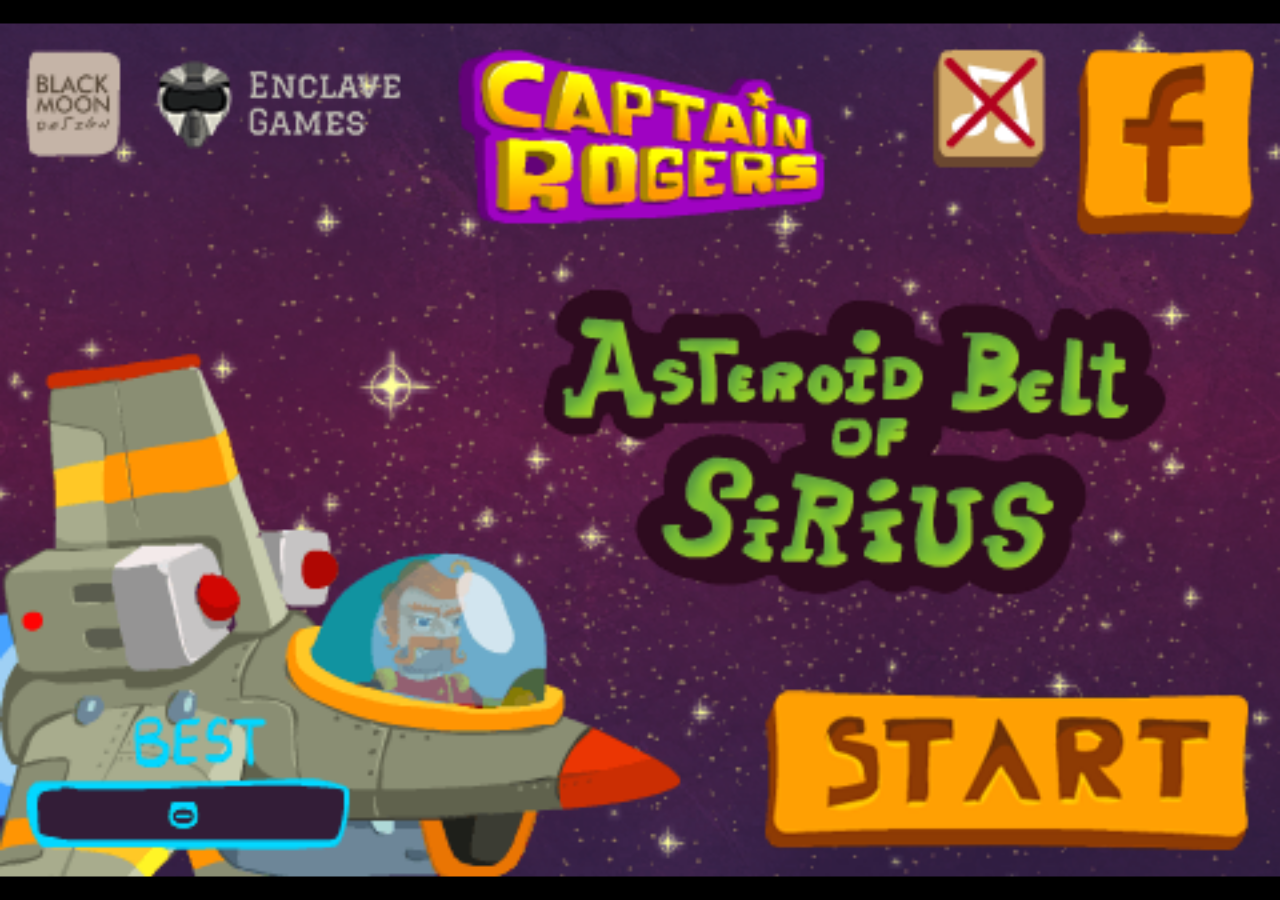
<file: play/captain-rogers/index.html>
<!DOCTYPE html>
<html>
<head>
	<meta charset="utf-8" />
	<title>Captain Rogers</title>
	<link rel="shortcut icon" href="favicon.png" type="image/x-icon" />
	<meta name="apple-mobile-web-app-capable" content="yes" />
	<meta name="viewport" content="width=device-width; initial-scale=1; maximum-scale=1; user-scalable=0;">
	<meta name="description" content="Captain Rogers is a simple, yet very engaging HTML5 mobile game about brave Captain Rogers and his escape through an asteroid field." />
	<meta name="author" content="Enclave Games" />
	<meta name="monetization" content="$ilp.uphold.com/k4eJGQUDF9nw" />
	<link rel="resource" type="application/l10n" href="locales/locales.ini" />
	<style type="text/css">
		html,body {
			background-color: #000;
			margin: 0;
			padding: 0;
			width: 100%;
			height: 100%;
			overflow: hidden;
		}
		#game {
			transform-origin: 0 0;
			-webkit-transform-origin: 0 0;
			user-select: none;
			-webkit-user-select: none;
		}
		#portrait {
			display: none;
			width: 100%;
			height: 100%;
			margin: 0;
			padding: 0;
			overflow: hidden;
			position: absolute;
			left: 0;
			right: 0;
			top: 0;
			bottom: 0;
			margin: auto;
		}
	</style>
	<script type="text/javascript" src="l10n.js"></script>
	<script type="text/javascript" src="game.min.js"></script>
</head>
<body>
	<div id="game">
		<canvas width="480" height="320" id="canvas"></canvas>
	</div>
	<img src="media/img/screen-rotate.png" id="portrait" />
</body>
</html>
</file>
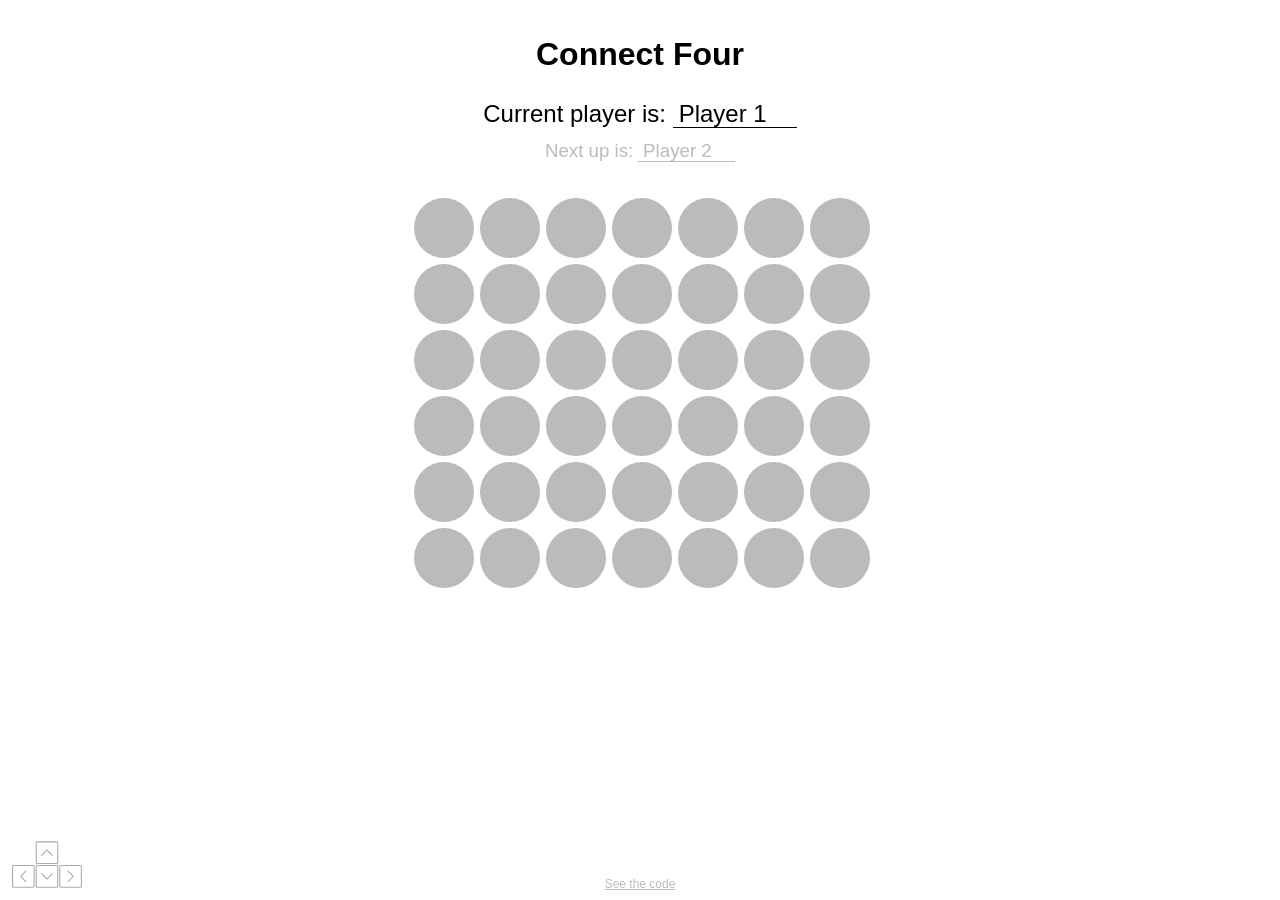
<file: play/connect-four/index.html>
<!DOCTYPE html>
<html lang="en">
<head>
  <meta charset="UTF-8">
  <title>Two-player Connect Four</title>
  <meta name="description" content="Play two-player Connect Four online. To win, be the first to form a horizontal, vertical, or diagonal line with four of your discs.">

  <meta charset="utf-8">
  <meta http-equiv="X-UA-Compatible" content="IE=edge">
  <meta name="viewport" content="width=device-width, initial-scale=1">

  <link rel="stylesheet" type="text/css" href="css/main.css">
  <style id="a11y-styles"></style>
</head>
<body>
  <div class="keyboard-friendly">
    <img class="keyboard-friendly-img" src="img/arrow-keys.svg" />
  </div>
  <section class="wrapper">
    <div class="center">
      <h1 class="title">Connect Four</h1>
      <div id="top-text" class="top-text">
        <h2 class="primary">
          <span id="prefix">Current player is: </span>
          <span id="current-player" contenteditable="true">Player 1</span>
        </h2>
        <h3 class="secondary">
          <span>Next up is: </span>
          <span id="other-player" contenteditable="true">Player 2</span>
        </h3>
      </h2>
      <div id="play-again" class="play-again">
        <a href="#" class="play-again-btn" id="play-again-btn">Play Again</a>
      </div>
    </div>
    <table id="board" class="board">
      <tbody>
        <tr>
          <td><button type="button"></button></td>
          <td><button type="button"></button></td>
          <td><button type="button"></button></td>
          <td><button type="button"></button></td>
          <td><button type="button"></button></td>
          <td><button type="button"></button></td>
          <td><button type="button"></button></td>
        </tr>
        <tr>
          <td><button type="button"></button></td>
          <td><button type="button"></button></td>
          <td><button type="button"></button></td>
          <td><button type="button"></button></td>
          <td><button type="button"></button></td>
          <td><button type="button"></button></td>
          <td><button type="button"></button></td>
        </tr>
        <tr>
          <td><button type="button"></button></td>
          <td><button type="button"></button></td>
          <td><button type="button"></button></td>
          <td><button type="button"></button></td>
          <td><button type="button"></button></td>
          <td><button type="button"></button></td>
          <td><button type="button"></button></td>
        </tr>
        <tr>
          <td><button type="button"></button></td>
          <td><button type="button"></button></td>
          <td><button type="button"></button></td>
          <td><button type="button"></button></td>
          <td><button type="button"></button></td>
          <td><button type="button"></button></td>
          <td><button type="button"></button></td>
        </tr>
        <tr>
          <td><button type="button"></button></td>
          <td><button type="button"></button></td>
          <td><button type="button"></button></td>
          <td><button type="button"></button></td>
          <td><button type="button"></button></td>
          <td><button type="button"></button></td>
          <td><button type="button"></button></td>
        </tr>
        <tr>
          <td><button type="button"></button></td>
          <td><button type="button"></button></td>
          <td><button type="button"></button></td>
          <td><button type="button"></button></td>
          <td><button type="button"></button></td>
          <td><button type="button"></button></td>
          <td><button type="button"></button></td>
        </tr>
      </tbody>
    </table>
    <a class="code" href="https://github.com/bryanbraun/connect-four">See the code</a>
  </section>

  <script src="js/vars.js"></script>
  <script src="js/functions.js"></script>
  <script src="js/accessibility.js"></script>
  <script src="js/main.js"></script>
</body>
</html>
</file>
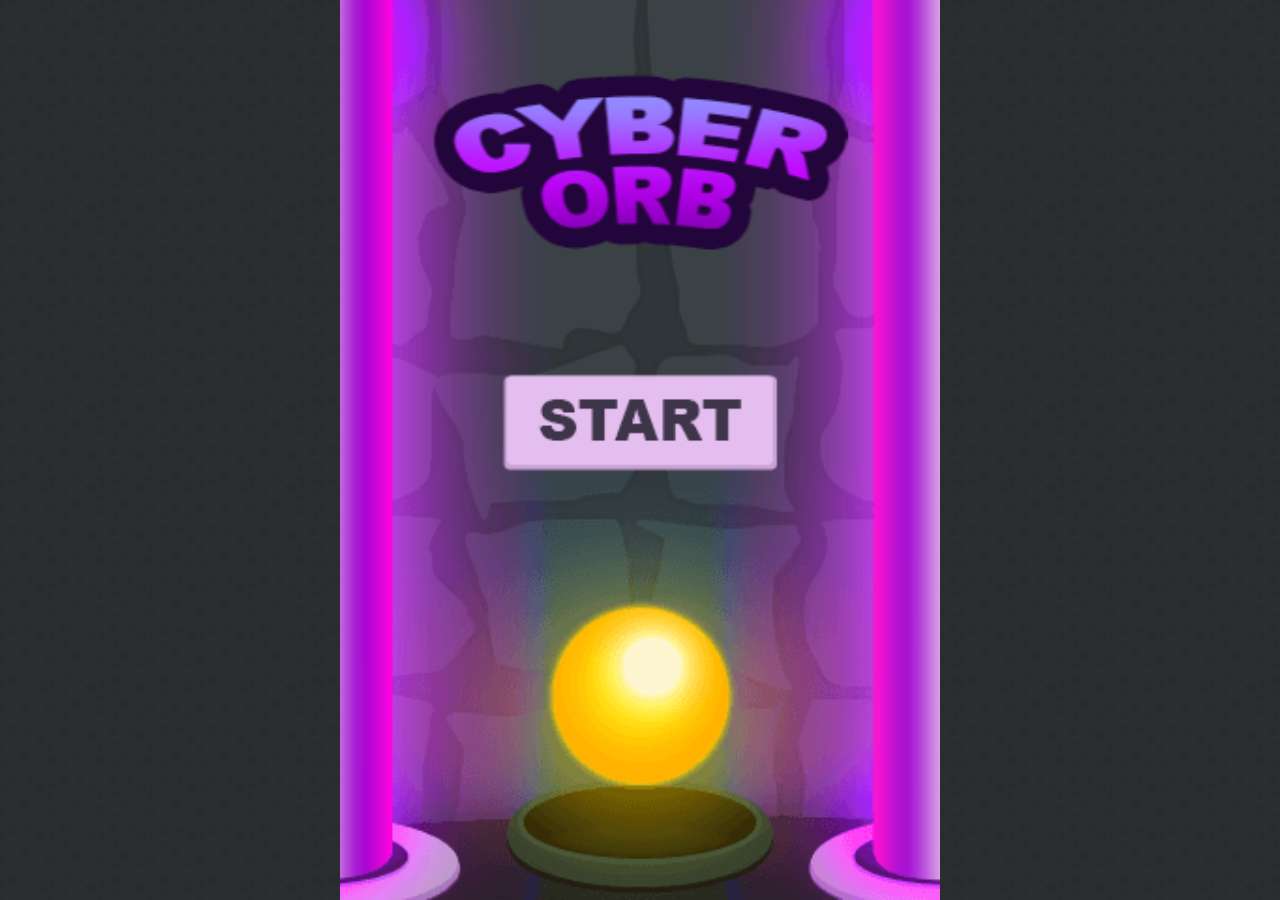
<file: play/cyber-orb/index.html>
<!DOCTYPE html>
<html>
<head>
	<meta charset="utf-8" />
	<title>Cyber Orb demo</title>
	<link rel="shortcut icon" href="favicon.png" type="image/x-icon" />
	<style> body { margin: 0; background: #2B2E31 url(img/screen-bg.png) repeat; } </style>
	<script src="src/phaser-arcade-physics.2.2.2.min.js"></script>
	<script src="src/Boot.js"></script>
	<script src="src/Preloader.js"></script>
	<script src="src/MainMenu.js"></script>
	<script src="src/Howto.js"></script>
	<script src="src/Game.js"></script>
</head>
<body>
<script>
(function() {
	var game = new Phaser.Game(320, 480, Phaser.CANVAS, 'game');
	game.state.add('Boot', Ball.Boot);
	game.state.add('Preloader', Ball.Preloader);
	game.state.add('MainMenu', Ball.MainMenu);
	game.state.add('Howto', Ball.Howto);
	game.state.add('Game', Ball.Game);
	game.state.start('Boot');
})();
</script>
</body>
</html>
</file>
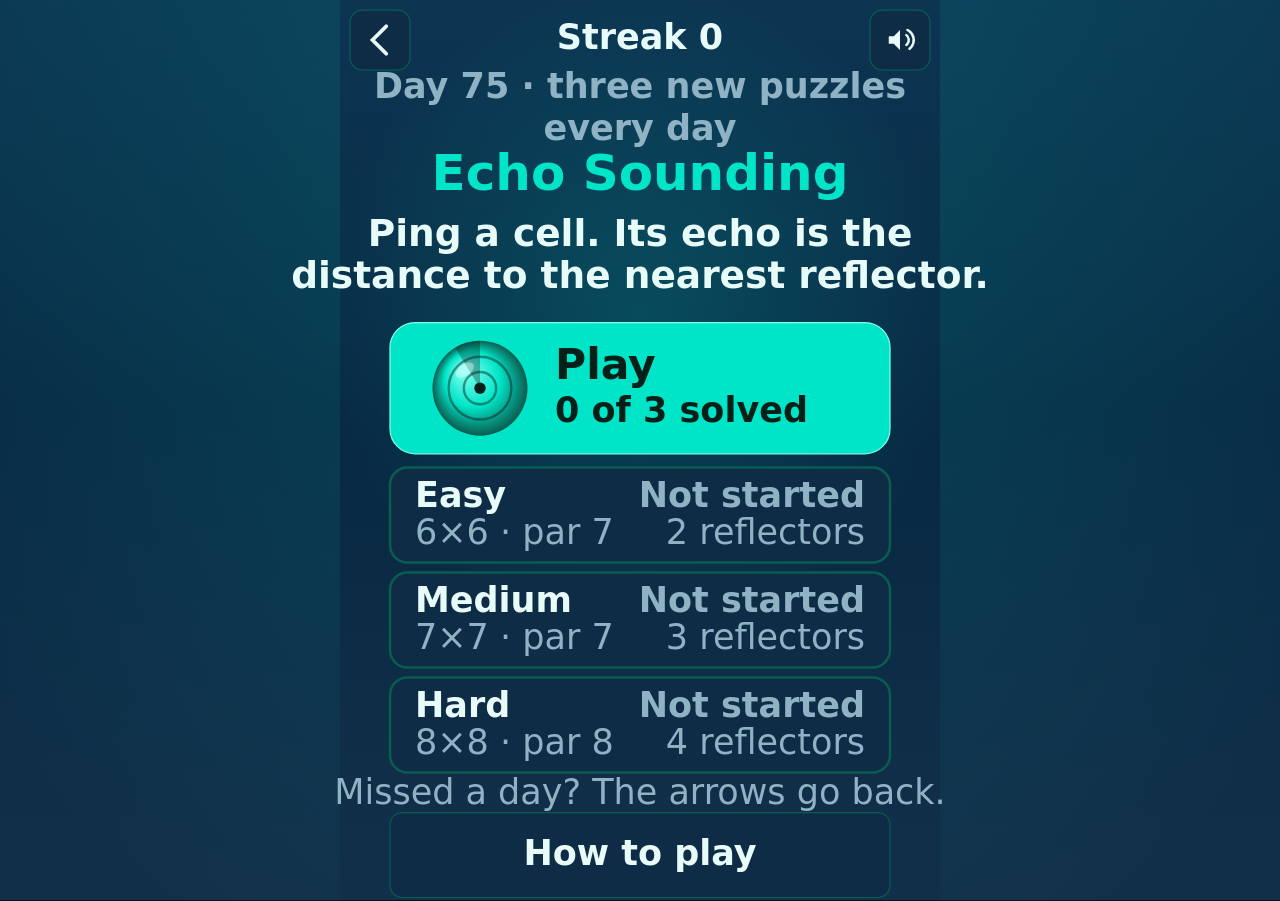
<file: play/echo-sounding/index.html>
<!doctype html>
<html lang="en">
<head>
<meta charset="utf-8">
<meta name="viewport" content="width=device-width, initial-scale=1, maximum-scale=1, user-scalable=no">
<meta name="color-scheme" content="dark">
<title>Echo Sounding — Arkai</title>
<style>
  html, body { margin: 0; height: 100%; background: #061420; overflow: hidden; }
  body { -webkit-user-select: none; user-select: none; -webkit-tap-highlight-color: transparent; font-family: system-ui, -apple-system, "Segoe UI", Roboto, "Helvetica Neue", Arial, sans-serif; }
  /* dvh where it exists: on iOS 100vh is taller than the visible page while the
     address bar shows, which pushed the buttons under it and offset every tap. */
  canvas { display: block; width: 100vw; height: 100vh; height: 100dvh; touch-action: none; outline: none; cursor: pointer; }
  canvas:focus-visible { outline: 2px solid rgba(0, 229, 199, 0.5); outline-offset: -2px; }
  .sr { position: absolute; width: 1px; height: 1px; overflow: hidden; clip: rect(0 0 0 0); white-space: nowrap; }
  /* The same actions as the canvas buttons, for screen readers and the Tab key.
     Hidden until one of them has focus, then shown as a bar. */
  #controls:focus-within { position: fixed; left: 8px; right: 8px; bottom: 8px; width: auto; height: auto; clip: auto; white-space: normal; display: flex; flex-wrap: wrap; gap: 6px; padding: 8px; border-radius: 12px; background: #0c2438; border: 1px solid #1f4b63; }
  #controls button, #controls a { min-height: 44px; box-sizing: border-box; display: inline-flex; align-items: center; text-decoration: none; padding: 0 12px; border-radius: 10px; border: 1px solid #1f4b63; background: #0f2c44; color: #e7fbf8; font: 600 15px system-ui, sans-serif; }
  #controls a[hidden] { display: none; }
  #controls button:focus, #controls a:focus { outline: 2px solid #00e5c7; }
  #copybox { position: fixed; inset: 0; display: none; align-items: center; justify-content: center; background: rgba(4, 10, 16, 0.82); }
  #copybox.open { display: flex; }
  #copybox .card { width: min(92vw, 420px); box-sizing: border-box; padding: 18px; border-radius: 16px; background: #0c2438; border: 1px solid #1f4b63; color: #e7fbf8; }
  #copybox p { margin: 0 0 10px; font-size: 16px; line-height: 1.4; }
  #copybox textarea { width: 100%; height: 100px; box-sizing: border-box; padding: 10px; border-radius: 10px; border: 1px solid #1f4b63; background: #061420; color: #b6fff1; font: 15px/1.45 ui-monospace, Menlo, Consolas, monospace; resize: none; -webkit-user-select: text; user-select: text; }
  #copybox button { margin-top: 12px; width: 100%; height: 44px; border: 0; border-radius: 10px; background: #00e5c7; color: #052019; font-weight: 700; font-size: 16px; cursor: pointer; }
</style>
</head>
<body>
<canvas id="game" tabindex="0" role="application" aria-label="Echo Sounding, a daily puzzle. A hidden grid holds a few reflectors. Ping any cell and you learn only the distance to the nearest one. Mark where the reflectors must be, then check. Arrow keys or WASD move the cursor, Space pings, marks, or pencils an ungraded guess, depending on the mode, M cycles the mode, K checks, X clears your marks and pencils, L describes the grid, H shows the rules. Comma and period open the previous or next day. Press Tab for buttons."></canvas>
<div id="status" class="sr" aria-live="polite"></div>
<div id="controls" class="sr" role="group" aria-label="Game controls">
  <button type="button" data-act="dir0">Move the cursor up</button>
  <button type="button" data-act="dir1">Move the cursor right</button>
  <button type="button" data-act="dir2">Move the cursor down</button>
  <button type="button" data-act="dir3">Move the cursor left</button>
  <button type="button" data-act="act">Ping, mark, or pencil a reflector, at the cursor, depending on the mode</button>
  <button type="button" data-act="mode">Cycle between ping, mark, and pencil mode</button>
  <button type="button" data-act="check">Check your marks</button>
  <button type="button" data-act="clear">Clear your marks</button>
  <button type="button" data-act="board">Describe the grid</button>
  <button type="button" data-act="help">Rules</button>
  <button type="button" data-act="replay">Replay a solved puzzle for practice</button>
  <button type="button" data-act="next">Next puzzle</button>
  <button type="button" data-act="share">Share result</button>
  <a id="onward" href="#" target="_top" hidden>Play the next daily puzzle</a>
  <button type="button" data-act="card0">Easy puzzle</button>
  <button type="button" data-act="card1">Medium puzzle</button>
  <button type="button" data-act="card2">Hard puzzle</button>
  <button type="button" data-act="mute">Sound on or off</button>
  <button type="button" data-act="home">Title screen</button>
  <button type="button" data-act="prevday">Previous day</button>
  <button type="button" data-act="nextday">Next day</button>
</div>
<div id="copybox" role="dialog" aria-modal="true" aria-labelledby="copytitle">
  <div class="card">
    <p id="copytitle">Your browser would not copy by itself. Select the text below, copy it, and paste it anywhere.</p>
    <textarea id="copytext" readonly></textarea>
    <button id="copyclose" type="button">Done</button>
  </div>
</div>
<script>
(() => {
  'use strict';

  // ---- puzzle core begin ----
  // Everything between the two markers is pure: no DOM, no clock, no storage.
  // The one promise a daily puzzle makes is that grid #N hides the same
  // reflectors for everyone, forever. A change here that renumbers or reshapes
  // old days breaks every result anyone has already shared.

  const GAME_SEED = 0xec40;
  const EPOCH_UTC = Date.UTC(2026, 8, 21);
  const DAY_MS = 86400000;
  const FREEZE_COOLDOWN = 30;

  // The whole difficulty curve, validated offline (IDEA-BACKLOG.md, 2026-09-21):
  // reflector count is the dominant knob, not grid size. `par` is the accepted
  // range for the reference solver's probe count; `budget` is the number shown
  // as the star threshold, which is its own upper bound.
  const TIERS = [
    { name: 'I', label: 'Easy', size: 6, k: 2, budget: 8, par: [3, 8] },
    { name: 'II', label: 'Medium', size: 7, k: 3, budget: 9, par: [4, 9] },
    { name: 'III', label: 'Hard', size: 8, k: 4, budget: 10, par: [5, 10] },
  ];
  // Easy shipped with three reflectors and came out harder than Medium: the
  // solver needed more pings on it (mean par 8.2 against 7.6 over 1000 days),
  // and half the players who opened it never solved it (IDEA-BACKLOG.md,
  // session #292). Two reflectors from day 4 (2026-09-24) on. Days 1-3 were
  // already played and shared, so they keep the grids they were published with.
  const EASY_RETUNE_DAY = 4;
  const EASY_BEFORE_RETUNE = { name: 'I', label: 'Easy', size: 6, k: 3, budget: 10, par: [4, 10] };
  const specFor = (day, tier) => (tier === 0 && day < EASY_RETUNE_DAY ? EASY_BEFORE_RETUNE : TIERS[tier]);
  const MAX_ATTEMPTS = 1500;
  // Above this many still-possible placements, checking every one is skipped for
  // that probe: cheap early rounds, exact once the field narrows.
  const BRUTE_CAP = 12000;
  const SEARCH_SLACK = 5;

  // mulberry32 over an FNV-1a mix of the inputs: integer arithmetic only, so
  // every engine draws the same grid from the same day.
  function seeded(...parts) {
    let h = 2166136261 >>> 0;
    for (const part of parts) {
      h = Math.imul(h ^ (part & 0xffff), 16777619) >>> 0;
      h = Math.imul(h ^ (part >>> 16), 16777619) >>> 0;
    }
    let a = h | 0;
    return () => {
      a = (a + 0x6d2b79f5) | 0;
      let t = a;
      t = Math.imul(t ^ (t >>> 15), t | 1);
      t ^= t + Math.imul(t ^ (t >>> 7), t | 61);
      return ((t ^ (t >>> 14)) >>> 0) / 4294967296;
    };
  }

  const manhattan = (a, b, size) => Math.abs((a % size) - (b % size)) + Math.abs(((a / size) | 0) - ((b / size) | 0));

  /** The distance from every cell to the nearest of `cells`: the whole physics in one array. */
  function responsesFor(size, cells) {
    const n = size * size, resp = new Uint8Array(n);
    for (let c = 0; c < n; c++) {
      let best = 999;
      for (const r of cells) { const d = manhattan(c, r, size); if (d < best) best = d; }
      resp[c] = best;
    }
    return resp;
  }

  function nCk(n, k) {
    if (k < 0 || k > n) return 0;
    k = Math.min(k, n - k);
    let r = 1;
    for (let i = 0; i < k; i++) r = (r * (n - i)) / (i + 1);
    return Math.round(r);
  }

  /**
   * The reference solver's next probe: whichever still-possible cell has the
   * smallest worst-case distance to the others still possible — the centre of
   * what is left, not of the grid. It never looks at the hidden reflectors, only
   * at the elimination done so far, so it picks the same way a careful player
   * would: pings deep in a shrinking uncertain region are the informative ones.
   */
  function pickProbe(possible, size, probed) {
    let best = -1, bestScore = Infinity;
    for (const q of possible) {
      if (probed.has(q)) continue;
      let worst = 0;
      for (const c of possible) { const d = manhattan(q, c, size); if (d > worst) worst = d; }
      if (worst < bestScore) { bestScore = worst; best = q; }
    }
    if (best < 0) for (let c = 0; c < size * size; c++) if (!probed.has(c)) return c;
    return best;
  }

  /**
   * How many placements of `k` reflectors among `possible` cells are consistent
   * with every ping fired so far. Stops past `capAt`: the caller only ever asks
   * "exactly one?", and a second match answers that without finding a third.
   */
  function countConsistent(possible, k, probes, size, capAt) {
    const n = possible.length, cand = new Int32Array(k);
    let count = 0;
    const consistent = () => {
      for (const probe of probes) {
        let best = 999;
        for (let i = 0; i < k; i++) { const d = manhattan(cand[i], probe.cell, size); if (d < best) best = d; }
        if (best !== probe.dist) return false;
      }
      return true;
    };
    const rec = (start, depth) => {
      if (count >= capAt) return;
      if (depth === k) { if (consistent()) count++; return; }
      for (let i = start; i <= n - (k - depth); i++) {
        cand[depth] = possible[i];
        rec(i + 1, depth + 1);
        if (count >= capAt) return;
      }
    };
    rec(0, 0);
    return count;
  }

  /**
   * The reference solver: ping the fixed order for this tier, and after every
   * ping strike out any cell that must be too close to hold a reflector (if it
   * did, that ping would have come back shorter — a sound elimination, never a
   * guess). Once few enough cells remain to check exhaustively, count how many
   * k-of-them placements agree with every ping fired so far. One means the grid
   * is uniquely determined; `par` is the probe it took.
   */
  function solve(size, reflectors, k, maxProbes) {
    const resp = responsesFor(size, reflectors);
    let possible = Array.from({ length: size * size }, (_, i) => i);
    const probes = [], probed = new Set();
    for (let step = 1; step <= maxProbes; step++) {
      const cell = pickProbe(possible, size, probed);
      probed.add(cell);
      const dist = resp[cell];
      probes.push({ cell, dist });
      possible = possible.filter((c) => manhattan(c, cell, size) >= dist);
      if (nCk(possible.length, k) <= BRUTE_CAP && countConsistent(possible, k, probes, size, 2) === 1) {
        return { par: step, resp, probes };
      }
    }
    return { par: Infinity, resp, probes };
  }

  function draw(day, tier, attempt) {
    const spec = specFor(day, tier), cells = spec.size * spec.size;
    const rand = seeded(GAME_SEED, day, tier, attempt);
    const order = Array.from({ length: cells }, (_, i) => i);
    for (let i = cells - 1; i > 0; i--) {
      const j = Math.floor(rand() * (i + 1));
      const t = order[i]; order[i] = order[j]; order[j] = t;
    }
    return order.slice(0, spec.k).sort((a, b) => a - b);
  }

  const finish = (reflectors, spec, day, tier, attempt, maxProbes) => {
    const { par, resp, probes } = solve(spec.size, reflectors, spec.k, maxProbes);
    return { size: spec.size, k: spec.k, budget: spec.budget, reflectors, resp, par, probes, day, tier, attempt };
  };

  /** A grid that always works, for a day the generator cannot fill: the corners, and past four, the centre. */
  function fallbackPuzzle(day, tier) {
    const spec = specFor(day, tier), n = spec.size;
    const spots = [0, n - 1, n * (n - 1), n * n - 1, ((n / 2) | 0) * n + ((n / 2) | 0)];
    const reflectors = spots.slice(0, spec.k).sort((a, b) => a - b);
    return finish(reflectors, spec, day, tier, -1, spec.size * spec.size);
  }

  /** The puzzle for a day and tier. Same arguments, same grid, on any machine. */
  function makePuzzle(day, tier) {
    const spec = specFor(day, tier), maxProbes = spec.par[1] + SEARCH_SLACK;
    for (let attempt = 0; attempt < MAX_ATTEMPTS; attempt++) {
      const reflectors = draw(day, tier, attempt);
      const puzzle = finish(reflectors, spec, day, tier, attempt, maxProbes);
      if (puzzle.par >= spec.par[0] && puzzle.par <= spec.par[1]) return puzzle;
    }
    // Tens of thousands of days were generated in testing and none got here. If
    // one ever does, a plain grid beats a frozen tab.
    return fallbackPuzzle(day, tier);
  }

  /**
   * The verdict on a player's marks. A guess that answers every cell in the
   * grid exactly as the hidden layout does cannot be told apart from it by
   * anything the grid allows, so it counts as solved — and because a ping
   * straight at a reflector always reads zero, that can only happen when the
   * marks are the reflectors themselves. Otherwise the answer names a cell
   * that shows the difference: one never pinged ('unproved'), or, only once
   * every difference has already been pinged, one that has ('wrong').
   */
  function judge(puzzle, marks, probed) {
    if (marks.length !== puzzle.k) return { ok: false, reason: 'count', cell: -1 };
    const markResp = responsesFor(puzzle.size, marks);
    let wrong = -1;
    for (let c = 0; c < markResp.length; c++) {
      if (markResp[c] === puzzle.resp[c]) continue;
      if (!probed.has(c)) return { ok: false, reason: 'unproved', cell: c };
      if (wrong < 0) wrong = c;
    }
    return wrong < 0 ? { ok: true, cell: -1 } : { ok: false, reason: 'wrong', cell: wrong };
  }

  // A history token is a ping's cell number, or a failed check: 'x' plus the
  // cell it proved wrong, or a bare 'x' when nothing new was revealed. Joined
  // by dots, the same convention Blind Corners uses for its own beam history.
  const tokensOf = (text) => (typeof text === 'string' && text ? text.split('.') : []);
  function costOf(text) {
    return tokensOf(text).reduce((sum, token) => sum + (token[0] === 'x' ? 2 : 1), 0);
  }

  /** What a stored ping history put on screen. Stops at the first entry the game could not have written. */
  function replay(puzzle, text) {
    const cells = puzzle.size * puzzle.size, pings = [], probed = new Set(), kept = [];
    let moves = 0;
    for (const token of tokensOf(text)) {
      const m = /^(x?)(\d{0,2})$/.exec(token);
      if (!m || (!m[1] && !m[2])) break; // only a corrupt store gets here
      if (m[2]) {
        const cell = Number(m[2]);
        if (cell >= cells || probed.has(cell)) break;
        pings.push({ cell, dist: puzzle.resp[cell] });
        probed.add(cell);
      }
      moves += m[1] ? 2 : 1;
      kept.push(token);
    }
    return { pings, probed, moves, inputs: kept.join('.') };
  }

  const marksOf = (text) => (typeof text === 'string' && text ? text.split('.').map(Number).filter((n) => Number.isInteger(n) && n >= 0) : []);

  // Movement is positional: arrows, and WASD by where the keys sit, so ZQSD
  // walks on AZERTY. Commands are read by the printed letter, so Z undoes on
  // QWERTZ; a non-Latin letter falls back to the Latin one on the same key.
  const KEY_DIRS = { ArrowUp: 0, KeyW: 0, ArrowRight: 1, KeyD: 1, ArrowDown: 2, KeyS: 2, ArrowLeft: 3, KeyA: 3 };
  const ARROW_DIRS = { ArrowUp: 0, ArrowRight: 1, ArrowDown: 2, ArrowLeft: 3 };
  const PUNCT_KEYS = { Comma: ',', Period: '.' };
  const own = (table, name) => Object.prototype.hasOwnProperty.call(table, name);

  function readKey(rawCode, rawKey) {
    const code = String(rawCode || ''), key = String(rawKey || '');
    let dir = own(ARROW_DIRS, key) ? ARROW_DIRS[key] : own(KEY_DIRS, code) ? KEY_DIRS[code] : -1;
    const digit = /^Digit[123]$/.test(code) || (/^Numpad[123]$/.test(code) && /^[123]$/.test(key)) ? Number(code.slice(-1)) - 1 : -1;
    let letter = key.length === 1 ? key.toLowerCase() : key;
    if (/^[\p{L}\p{M}]+$/u.test(key) && /[^\p{Script=Latin}\p{Script=Inherited}\p{Script=Common}]/u.test(key)) {
      if (/^Key[A-Z]$/.test(code)) letter = code.slice(3).toLowerCase();
      else if (own(PUNCT_KEYS, code)) letter = PUNCT_KEYS[code];
    }
    return { dir, digit, letter: dir >= 0 ? '' : letter };
  }

  function dayStep(letter) {
    if (letter === ',' || letter === '<' || letter === '[') return -1;
    if (letter === '.' || letter === '>' || letter === ']') return 1;
    return 0;
  }

  function dayNumber(date) {
    const utc = Date.UTC(date.getFullYear(), date.getMonth(), date.getDate());
    return Math.max(1, Math.floor((utc - EPOCH_UTC) / DAY_MS) + 1);
  }

  /**
   * The day named by the archive picker's `?date=YYYY-MM-DD` (see
   * /archive/ and frame-forward.js), or null if the param is absent,
   * malformed, or not a real calendar date. y/m/d are treated as the
   * visitor's own local calendar date, exactly like `dayNumber(new Date())`
   * is at boot — reused via a plain date-like object instead of a real
   * `new Date(y, mo, d)`, which the puzzle core's own purity test below
   * forbids inside this block. Needs no upper/lower bound of its own: a
   * date before day one or after today comes out exactly like never having
   * loaded the param, because `loadDay` already clamps both ends for
   * prevday/nextday.
   */
  function daysInMonth(y, mo) {
    if (mo === 1) return y % 4 === 0 && (y % 100 !== 0 || y % 400 === 0) ? 29 : 28;
    return [31, 28, 31, 30, 31, 30, 31, 31, 30, 31, 30, 31][mo];
  }
  function dayFromDateParam(raw) {
    const m = /^(\d{4})-(\d{2})-(\d{2})$/.exec(raw || '');
    if (!m) return null;
    const y = Number(m[1]), mo = Number(m[2]) - 1, d = Number(m[3]);
    if (mo < 0 || mo > 11 || d < 1 || d > daysInMonth(y, mo)) return null;
    return dayNumber({ getFullYear: () => y, getMonth: () => mo, getDate: () => d });
  }

  function streakAfter(streak, lastFull, day, today, freezeAvailable) {
    if (day !== today || lastFull >= day) return null;
    if (lastFull === day - 1) return { streak: streak + 1, lastFull: day };
    if (freezeAvailable && lastFull > 0 && lastFull === day - 2) return { streak: streak + 1, lastFull: day, freezeUsed: true };
    return { streak: 1, lastFull: day };
  }

  // day 2 can only reach the freeze branch when lastFull is the never-played sentinel (0), never a real missed day; every stored freezeUsedDay === 2 is that bug's leftover, so it is safe to always clear it on load.
  function cleanFreezeUsedDay(freezeUsedDay) {
    return freezeUsedDay === 2 ? 0 : freezeUsedDay;
  }

  function titleDay(day, date, past) {
    return past ? `Day ${day} · ${date}` : `Day ${day} · three new puzzles every day`;
  }

  function shareMark(result, par) {
    if (!result) return '⬛';
    const over = result - par;
    if (over < 0) return '⭐' + over;
    if (over === 0) return '⭐';
    if (over <= 2) return '🟢+' + over;
    if (over <= 6) return '🟡+' + over;
    return '🔴+' + over;
  }

  function parNote(moves, par) {
    const over = moves - par;
    return over < 0 ? `★ ${-over} under par` : over === 0 ? '★ par' : `par ${par}, +${over}`;
  }

  function solvedNotice(over, allDone) {
    const verdict = over < 0 ? `${-over} under par: you beat the solver!` : over === 0 ? 'Par! A star.' : `Solved, ${over} over par.`;
    return `${verdict} ${allDone ? 'All three done.' : 'Next when ready.'}`;
  }

  function readOnward(fragment, self) {
    const params = new URLSearchParams(String(fragment || '').replace(/^#/, ''));
    const slug = params.get('next') || '', title = params.get('title') || '';
    if (slug === self || !/^[a-z0-9][a-z0-9-]{0,39}$/.test(slug) || !/^[A-Za-z0-9][A-Za-z0-9 '’-]{0,23}$/.test(title)) return null;
    return { slug, title, path: `/games/${slug}/` };
  }

  /**
   * One day's saved results, merged with what this tab holds. Two tabs of the
   * same game write to one store; the later write must not unsolve a puzzle
   * the other tab solved, or lower a count the player already spent. Entries
   * are { i: ping history, g: the player's marks, m: spent, s: spent at the
   * solve or 0, p: par at the solve }. `mineInputs`/`mineMarks` say, per tier,
   * whether this tab changed that field and has not saved yet; null (as the
   * front page's own reader passes) means "current always wins".
   */
  function mergeDay(saved, current, mineInputs, mineMarks) {
    return current.map((cur, tier) => {
      const old = (Array.isArray(saved) && saved[tier]) || {};
      const m = Math.max(Number(old.m) || 0, cur.m);
      const oldPath = typeof old.i === 'string' ? old.i : null;
      const oldMarks = typeof old.g === 'string' ? old.g : '';
      if (Number(old.s) > 0) return { i: oldPath ?? cur.i, g: oldPath === null ? cur.g : oldMarks, m, s: Number(old.s), p: Number(old.p) || 0 };
      const oursInputs = !mineInputs || mineInputs[tier] || oldPath === null;
      const oursMarks = !mineMarks || mineMarks[tier] || oldPath === null;
      return { i: oursInputs ? cur.i : oldPath, g: oursMarks ? cur.g : oldMarks, m, s: cur.s, p: cur.p };
    });
  }

  const core = {
    GAME_SEED, EPOCH_UTC, DAY_MS, TIERS, EASY_RETUNE_DAY, EASY_BEFORE_RETUNE, specFor, MAX_ATTEMPTS, BRUTE_CAP, SEARCH_SLACK,
    seeded, manhattan, responsesFor, nCk, pickProbe, countConsistent, solve, draw, finish, fallbackPuzzle, makePuzzle,
    judge, costOf, replay, marksOf, mergeDay, readKey, dayStep, dayNumber, dayFromDateParam, streakAfter, cleanFreezeUsedDay, shareMark, parNote, solvedNotice, titleDay, readOnward,
  };
  // ---- puzzle core end ----

  // ---- layout & state ----
  const W = 480, H = 720;
  // The grid is the game: 420 logical px, the size it always had before ARK-58
  // trimmed it to fit a card that no longer covers the board (ARK-84).
  const GRID_TOP = 224, GRID_MAX = 420;
  const FONT = 'system-ui, -apple-system, "Segoe UI", Roboto, "Helvetica Neue", Arial, sans-serif';
  const SLUG = 'echo-sounding';
  const STORE = 'arkai:echo-sounding:v1', STORE_MUTE = 'arkai:echo-sounding:muted';
  const SHARE_URL = 'https:' + '//arkai.win/games/echo-sounding/?ref=share';
  const COLS_LETTERS = 'ABCDEFGH';
  // Body/HUD text is sized so it stays >=16 CSS px at the portal frame's tightest
  // phone scale (~0.65) and >=12 CSS px at its landscape scale (~0.45) — ARK-58.
  const BODY = 30;
  // The smallest text the game draws anywhere (ARK-84): 28 logical px stays
  // ≥16 CSS px at the portrait scale and ≥12 px at the landscape one. Nothing
  // smaller — the title's detail lines had slipped to 11.
  const DETAIL = 28;
  // How long the found reflectors breathe after a solve before holding their
  // lit, still picture (ARK-84).
  const WIN_HOLD = 2.4;

  const spent = (n) => `${n} ${n === 1 ? 'ping' : 'pings'} spent`;

  const C = {
    bg: '#061420', card: '#0e2c46',
    // Cell and the gradient's darkest stop are lifted just above screen-colour.py's
    // near-black luminance floor (<0.02): an unpinged grid used to read as literal
    // near-black at its own fill colour, and it fills most of the play screen
    // (ARK-58, #28/D-083 — no board is allowed 31-52% near-black any more).
    cell: '#123255', pinged: '#173a5c', hit: '#ff8a5b', hitText: '#2a0f04',
    accent: '#00e5c7', accentDim: '#0a5c50', cursor: '#ffd166',
    text: '#e7fbf8', muted: '#8fb3c4', good: '#6ee7a8', warn: '#fbbf24', bad: '#f87171',
    deepTop: '#0c3552', deepMid: '#082943', deepLow: '#13304a',
  };

  function gridMetrics(size) {
    const px = Math.min(GRID_MAX, size * 76);
    const cell = px / size;
    return { cell, gx: (W - px) / 2, gy: GRID_TOP };
  }
  function cellCenter(size, index) {
    const { cell, gx, gy } = gridMetrics(size);
    return { x: gx + (index % size) * cell + cell / 2, y: gy + ((index / size) | 0) * cell + cell / 2 };
  }
  const cellName = (size, cell) => `${COLS_LETTERS[cell % size]}${((cell / size) | 0) + 1}`;

  const canvas = document.getElementById('game');
  const ctx = canvas.getContext('2d');
  const statusEl = document.getElementById('status');
  const controls = document.getElementById('controls');
  const copyBox = document.getElementById('copybox');
  const copyText = document.getElementById('copytext');
  const copyClose = document.getElementById('copyclose');
  const coarseQuery = window.matchMedia ? window.matchMedia('(pointer: coarse)') : null;
  const calmQuery = window.matchMedia ? window.matchMedia('(prefers-reduced-motion: reduce)') : null;
  const touch = () => !!(coarseQuery && coarseQuery.matches);
  const calm = () => !!(calmQuery && calmQuery.matches);

  // Set by the portal's picture generator (site/scripts/lib/picture-flag.mjs).
  const PICTURE = window.__arkaiPicture === true;

  const storage = {
    get(key) { if (PICTURE) return null; try { return localStorage.getItem(key); } catch { return null; } },
    set(key, value) { if (PICTURE) return true; try { localStorage.setItem(key, value); return true; } catch { return false; } },
  };

  const S = {
    mode: 'title',
    day: 1, today: 1,
    puzzles: [], runs: [], tier: 0, newDay: false,
    cursor: 0, tapMode: 'ping', marks: new Set(), tent: new Set(),
    practice: false, practiceRun: null,
    help: false,
    streak: 0, bestStreak: 0, lastFull: 0, freezeUsedDay: 0, storageWarned: false,
    muted: storage.get(STORE_MUTE) === '1',
    clock: 0, dayCheck: 5, shake: 0, flash: 0,
    lively: 0, stir: 0, // seconds of ambient motion left since the last input, and how much of it is showing (0–1)
    win: null, // the solve celebration: { t } — 0 at the burst, WIN_HOLD once the lit reflectors hold still
    parts: [], floats: [], ripples: [], toast: null,
  };
  const started = new Set();

  // ---- portal events (same-origin parent only) ----
  const emit = (event, data) => {
    if (PICTURE) return; // a photograph is not a play session
    try {
      if (window.parent && window.parent !== window) {
        window.parent.postMessage({ type: 'game-event', event, data: data || {} }, location.origin);
      }
    } catch { /* not embedded */ }
  };
  // A throw nobody caught is a bug a player has just met, and until now only they knew.
  // Said once per page: a frame that throws sixty times a second is one fact, not sixty.
  // Only this page's own script counts (an extension's error is not the game breaking),
  // and the line travels with it: this file ships byte for byte, so the line is exact.
  let crashed = false;
  window.addEventListener('error', (e) => {
    if (crashed || !String(e.filename).startsWith(location.origin + location.pathname)) return;
    crashed = true;
    emit('crash', { line: e.lineno });
  });
  const reportFocus = () => emit('focus', { day: S.day, tier: S.tier + 1 });

  let announceTimer = 0, pending = '';
  const announce = (message) => {
    pending = pending ? `${pending} ${message}` : message;
    statusEl.textContent = '';
    clearTimeout(announceTimer);
    announceTimer = setTimeout(() => { statusEl.textContent = pending; pending = ''; }, 60);
  };

  // ---- sound (generated, no assets) ----
  let audio = null;
  const ensureAudio = () => {
    if (S.muted) return;
    if (!audio) {
      try { const Ctx = window.AudioContext || window.webkitAudioContext; if (Ctx) audio = new Ctx(); } catch { audio = null; }
    }
    if (audio && audio.state === 'suspended') audio.resume().catch(() => {});
  };
  const tone = (freq, dur = 0.08, type = 'sine', vol = 0.04, delay = 0, slide = 0) => {
    if (S.muted || !audio || audio.state !== 'running') return;
    const t = audio.currentTime + delay;
    const osc = audio.createOscillator(), gain = audio.createGain();
    osc.type = type;
    osc.frequency.setValueAtTime(freq, t);
    if (slide) osc.frequency.exponentialRampToValueAtTime(Math.max(40, freq + slide), t + dur);
    gain.gain.setValueAtTime(0, t);
    gain.gain.linearRampToValueAtTime(vol, t + 0.008);
    gain.gain.exponentialRampToValueAtTime(0.0001, t + dur);
    osc.connect(gain); gain.connect(audio.destination);
    osc.start(t); osc.stop(t + dur + 0.02);
  };
  const sfx = {
    ping: (dist) => tone(760 - Math.min(dist, 12) * 40, 0.16, 'sine', 0.045, 0, -60),
    hit: () => [880, 1180].forEach((f, i) => tone(f, 0.12, 'triangle', 0.05, i * 0.06)),
    mark: () => tone(520, 0.05, 'square', 0.03),
    unmark: () => tone(340, 0.05, 'square', 0.025),
    pencil: () => tone(520, 0.03, 'sine', 0.03),
    unpencil: () => tone(360, 0.03, 'sine', 0.025),
    bump: () => tone(130, 0.08, 'square', 0.025),
    fail: () => tone(300, 0.3, 'sawtooth', 0.035, 0, -180),
    win: () => [523, 659, 784, 1047].forEach((f, i) => tone(f, 0.16, 'triangle', 0.045, i * 0.09)),
    click: () => tone(700, 0.035, 'sine', 0.025),
    mode: () => tone(600, 0.05, 'triangle', 0.03, 0, 80),
  };

  // ---- canvas letterbox ----
  let view = { dpr: 1, cssW: W, cssH: H, scale: 1, ox: 0, oy: 0 };
  // The sea, the screen's gradient and its light never move, yet four gradients
  // the size of the canvas repainted every frame took a phone's frame from 16.7 ms
  // to 33 ms (ARK-64: bare /play/ at 390×844, DPR 3, software canvas; 33 → 167 ms
  // with the CPU slowed 4×). So they are painted into a canvas of their own, the
  // size of this one, once per size and screen (drawBackdrop), and copied 1:1.
  const backdrop = document.createElement('canvas');
  const bctx = backdrop.getContext('2d');
  let backdropKey = '';
  function resize() {
    invalidate(); // a canvas given a new size is blank until it is drawn again
    const dpr = Math.min(window.devicePixelRatio || 1, 2);
    const cssW = Math.max(1, canvas.clientWidth), cssH = Math.max(1, canvas.clientHeight);
    canvas.width = Math.round(cssW * dpr);
    canvas.height = Math.round(cssH * dpr);
    backdrop.width = canvas.width;
    backdrop.height = canvas.height;
    backdropKey = '';
    const scale = Math.min(cssW / W, cssH / H);
    view = { dpr, cssW, cssH, scale, ox: (cssW - W * scale) / 2, oy: (cssH - H * scale) / 2 };
  }
  function toLogical(clientX, clientY) {
    const rect = canvas.getBoundingClientRect();
    return { x: (clientX - rect.left - view.ox) / view.scale, y: (clientY - rect.top - view.oy) / view.scale };
  }

  // ---- helpers ----
  const puzzle = () => S.puzzles[S.tier];
  const run = () => (S.practice ? S.practiceRun : S.runs[S.tier]);
  const solvedCount = () => S.runs.filter((r) => r.solved).length;
  const locked = () => run().solved && !S.practice;
  const archive = () => S.day < S.today;
  const dayDate = (day) => new Date(EPOCH_UTC + (day - 1) * DAY_MS).toLocaleDateString('en-US', { month: 'long', day: 'numeric', timeZone: 'UTC' });
  const ONWARD = !PICTURE && /^https?:$/.test(location.protocol) ? readOnward(location.hash, SLUG) : null;
  // A specific day named by the archive picker on /archive/, forwarded into
  // this iframe the same way a friend code is (frame-forward.js). Read once
  // at boot; dayFromDateParam already returns null for anything malformed.
  const DATE_RAW = !PICTURE && /^https?:$/.test(location.protocol) ? new URLSearchParams(location.search).get('date') : null;
  const onwardLink = document.getElementById('onward');
  const onward = () => ONWARD !== null && solvedCount() === TIERS.length;
  // ---- onward click plan begin ----
  // What a click (or middle click) on the onward control should do. `event`
  // carries only the fields a real click event exposes; `available` is
  // `onward()` — the day on screen is solved and there is a next daily to
  // hand the player to.
  function onwardClickPlan(event, available) {
    if (!event.isTrusted || !available || event.altKey) return 'ignore';
    if (event.ctrlKey || event.metaKey || event.shiftKey || event.button !== 0) return 'count';
    return 'navigate';
  }
  function onwardAuxclickPlan(event, available) {
    return event.isTrusted && available && event.button === 1 ? 'count' : 'ignore';
  }
  // ---- onward click plan end ----
  if (ONWARD) {
    onwardLink.addEventListener('click', (event) => {
      const plan = onwardClickPlan(event, onward());
      if (plan === 'ignore') return;
      if (plan === 'count') { countOnward(); return; }
      event.preventDefault();
      goOnward();
    });
    onwardLink.addEventListener('auxclick', (event) => {
      if (onwardAuxclickPlan(event, onward()) === 'count') countOnward();
    });
  }
  function countOnward() { emit('next_game', { day: S.day }); }
  // A message runs as a task on the parent page: navigating on the same tick
  // can unload that page first, losing the count.
  function goOnward() {
    if (!ONWARD || !onward()) return;
    sfx.click();
    countOnward();
    setTimeout(() => onwardLink.click(), 100);
  }
  const titleSummary = () => `Day ${S.day}${archive() ? `, ${dayDate(S.day)}, from the archive` : ''}. ${solvedCount()} of 3 puzzles solved.`;

  const toast = (message, spoken = message) => { S.toast = { text: message, t: 0 }; announce(spoken); };
  const float = (x, y, message, color) => S.floats.push({ x, y, text: message, color, t: 0 });
  const ripple = (x, y, color) => { if (!calm()) S.ripples.push({ x, y, t: 0, life: 0.5, color }); };
  const shake = (amount) => { if (!calm()) S.shake = amount; };
  // Ambient motion, scaled by how awake the board is: at rest it is the reduced-motion picture.
  const wave = (speed, phase = 0) => (calm() ? 0 : S.stir * Math.sin(S.clock * speed + phase));
  function spawnParts(x, y, color, count, speed = 160, size = 3) {
    if (calm()) return;
    for (let i = 0; i < count; i++) {
      const a = Math.random() * Math.PI * 2, s = speed * (0.3 + Math.random() * 0.7);
      S.parts.push({ x, y, vx: Math.cos(a) * s, vy: Math.sin(a) * s, life: 0.5 + Math.random() * 0.4, t: 0, color, size });
    }
  }

  function describeBoard() {
    const p = puzzle(), r = run();
    const pings = r.pings.length ? r.pings.map(({ cell, dist }) => `${cellName(p.size, cell)} ${dist}`).join(', ') : 'none yet';
    const marks = S.marks.size ? Array.from(S.marks).map((c) => cellName(p.size, c)).join(', ') : 'none';
    const tent = S.tent.size ? ` Pencilled, not graded: ${Array.from(S.tent).map((c) => cellName(p.size, c)).join(', ')}.` : '';
    return `Grid ${p.size} by ${p.size}, ${p.k} reflectors hidden. Pings: ${pings}. Marks: ${marks}.${tent} Cursor at ${cellName(p.size, S.cursor)}.`;
  }

  // ---- persistence (single tab: no cross-tab merge, kept deliberately simple) ----
  function parseStore(raw) {
    try {
      const data = JSON.parse(raw || 'null');
      return data && typeof data === 'object' && data.days && typeof data.days === 'object' ? data : { days: {} };
    } catch { return { days: {} }; }
  }
  const readStore = () => parseStore(storage.get(STORE));

  function entryFor(tier) {
    const r = S.runs[tier];
    return { i: r.inputs, g: Array.from(r.marks).join('.'), m: r.moves, s: r.solved ? r.solvedMoves : 0, p: r.solved ? r.par : 0 };
  }

  function writeStore() {
    const data = readStore();
    // Merged, not overwritten: a solved entry another tab saved since this tab
    // last read must not be regressed by this tab's own (older) view of a tier.
    data.days[S.day] = mergeDay(data.days[S.day], S.runs.map((_, tier) => entryFor(tier)), null, null);
    if (solvedCount() === TIERS.length) {
      const freezeAvailable = !S.freezeUsedDay || S.day - S.freezeUsedDay >= FREEZE_COOLDOWN;
      const next = streakAfter(S.streak, S.lastFull, S.day, S.today, freezeAvailable);
      if (next) {
        S.streak = next.streak; S.lastFull = next.lastFull; S.bestStreak = Math.max(S.bestStreak, S.streak);
        if (next.freezeUsed) { S.freezeUsedDay = S.day; toast('Missed a day — your streak freeze covered it.'); }
      }
    }
    data.streak = S.streak; data.best = S.bestStreak; data.lastFull = S.lastFull; data.freezeUsedDay = S.freezeUsedDay;
    if (!storage.set(STORE, JSON.stringify(data)) && !S.storageWarned) {
      S.storageWarned = true;
      toast('This browser is not keeping your progress.');
    }
  }

  /** Takes in what another tab saved: a solve this tab has not seen, and the streak. */
  function absorb(data) {
    const saved = data.days[S.day];
    if (Array.isArray(saved)) {
      const current = S.runs.map((r) => ({ i: r.inputs, g: Array.from(r.marks).join('.'), m: r.moves, s: r.solved ? r.solvedMoves : 0, p: r.solved ? r.par : 0 }));
      const merged = mergeDay(saved, current, null, null);
      merged.forEach((entry, tier) => {
        const r = S.runs[tier];
        r.moves = entry.m;
        if (entry.s > 0 && !(r.solved && r.solvedMoves === entry.s)) {
          const state = replay(S.puzzles[tier], entry.i);
          r.solved = true;
          r.solvedMoves = entry.s;
          r.par = entry.p;
          r.inputs = state.inputs;
          r.pings = state.pings;
          r.probed = state.probed;
          r.marks = new Set(marksOf(entry.g));
          // Finished elsewhere, not abandoned: this tab's own beacon must not report `leave`.
          emit('closed', { day: S.day, tier: tier + 1 });
          if (tier === S.tier) {
            S.marks = new Set(r.marks);
            S.win = { t: WIN_HOLD }; // the board is locked now: its reflectors show lit, settled
            toast(`${TIERS[tier].label} was solved in another tab, in ${entry.s}.`);
          }
        }
      });
    }
    S.streak = Number(data.streak) || 0;
    S.bestStreak = Math.max(S.bestStreak, Number(data.best) || 0);
    S.lastFull = Number(data.lastFull) || 0;
    S.freezeUsedDay = cleanFreezeUsedDay(Number(data.freezeUsedDay) || 0);
  }

  function selectTier(tier) {
    S.tier = tier;
    S.practice = false;
    S.practiceRun = null;
    S.help = false;
    S.parts = []; S.floats = []; S.flash = 0; S.shake = 0;
    // A solved tier keeps its reflectors lit, settled: the celebration is over,
    // the light stays (ARK-84).
    S.win = run().solved && !S.practice ? { t: WIN_HOLD } : null;
    S.marks = new Set(run().marks);
    S.tent = new Set(); // pencilled guesses are scratch work: gone the moment a puzzle leaves screen
    S.cursor = 0;
  }

  /** Opens a day's three puzzles: today, or any earlier day back to day 1. */
  function loadDay(day) {
    S.today = dayNumber(new Date());
    day = Math.min(Math.max(1, day), S.today);
    S.day = day;
    S.newDay = false;
    S.puzzles = TIERS.map((_, tier) => makePuzzle(day, tier));
    const data = readStore();
    const saved = Array.isArray(data.days[day]) ? data.days[day] : [];
    S.streak = Number(data.streak) || 0;
    S.bestStreak = Number(data.best) || 0;
    S.lastFull = Number(data.lastFull) || 0;
    S.freezeUsedDay = cleanFreezeUsedDay(Number(data.freezeUsedDay) || 0);
    S.runs = S.puzzles.map((p, tier) => {
      const entry = saved[tier] || {};
      const state = replay(p, entry.i);
      const solvedMoves = Number(entry.s) || 0;
      return {
        inputs: state.inputs, pings: state.pings, probed: state.probed,
        marks: new Set(marksOf(entry.g)),
        moves: Math.max(Number(entry.m) || 0, state.moves),
        solved: solvedMoves > 0, solvedMoves, par: Number(entry.p) || 0,
      };
    });
    const firstOpen = S.runs.findIndex((r) => !r.solved);
    selectTier(firstOpen < 0 ? 0 : firstOpen);
  }

  const POSE = { day: 40, tier: 1 };
  function posePicture() {
    S.day = S.today = POSE.day;
    S.puzzles = TIERS.map((_, tier) => makePuzzle(POSE.day, tier));
    S.runs = S.puzzles.map((p, tier) => {
      if (tier < POSE.tier) return { inputs: '', pings: [], probed: new Set(), marks: new Set(), moves: p.par, solved: true, solvedMoves: p.par, par: p.par };
      if (tier === POSE.tier) {
        const pings = p.probes.slice(0, Math.max(1, Math.min(5, p.par - 1)));
        return { inputs: pings.map((pp) => pp.cell).join('.'), pings, probed: new Set(pings.map((pp) => pp.cell)), marks: new Set(), moves: pings.length, solved: false, solvedMoves: 0, par: 0 };
      }
      return { inputs: '', pings: [], probed: new Set(), marks: new Set(), moves: 0, solved: false, solvedMoves: 0, par: 0 };
    });
    selectTier(POSE.tier);
    S.mode = 'play';
  }

  function markStart() {
    const key = `${S.day}:${S.tier}`;
    if (run().solved || started.has(key)) return;
    started.add(key);
    emit('start', { game: SLUG, day: S.day, tier: S.tier + 1, archive: archive() });
  }

  function followToday() {
    const today = dayNumber(new Date());
    if (today === S.today) return false;
    if (S.day !== S.today) { S.today = today; return false; }
    loadDay(today);
    return true;
  }

  function checkDay() {
    if (PICTURE || dayNumber(new Date()) === S.today) return;
    // A new day changes the screen with no event to say so, but only once: mid-puzzle
    // S.today stays behind on purpose, and this check comes round every five seconds.
    if (S.mode === 'play' && S.day === S.today) {
      if (!S.newDay) {
        invalidate();
        S.newDay = true;
        toast(touch() ? 'New puzzles are out. Tap the home button.' : 'New puzzles are out. Press Esc.');
      }
      return;
    }
    invalidate(); // followToday() catches S.today up, so this runs once a day too
    followToday();
  }

  function stepDay(delta) {
    const target = S.day + delta;
    if (target < 1 || target > dayNumber(new Date())) {
      sfx.bump();
      announce(target < 1 ? 'Day 1 is the first day.' : 'This is today. New puzzles come at midnight.');
      return;
    }
    S.mode = 'title'; S.help = false; S.toast = null;
    loadDay(target);
    sfx.click();
    announce(titleSummary());
  }

  // ---- game flow ----
  function startPlay(tier) {
    ensureAudio();
    followToday();
    if (tier !== undefined && tier !== S.tier) selectTier(tier);
    else { S.practice = false; S.practiceRun = null; S.marks = new Set(run().marks); S.tent = new Set(); }
    S.mode = 'play';
    S.help = false; S.toast = null;
    sfx.click();
    markStart();
    announce(`Day ${S.day}, ${TIERS[S.tier].label} puzzle, par ${puzzle().par}. ${describeBoard()}`);
    reportFocus();
  }

  function goTitle() {
    S.mode = 'title';
    S.help = false;
    followToday();
    sfx.click();
    announce(titleSummary());
  }

  function setTier(tier) {
    if (S.mode !== 'play' || tier === S.tier) return;
    selectTier(tier);
    markStart();
    sfx.click();
    announce(`${TIERS[tier].label}. Par ${puzzle().par}. ${describeBoard()}`);
    reportFocus();
  }

  function moveCursor(dir) {
    const size = puzzle().size;
    let x = S.cursor % size, y = (S.cursor / size) | 0;
    if (dir === 0) y = Math.max(0, y - 1);
    else if (dir === 1) x = Math.min(size - 1, x + 1);
    else if (dir === 2) y = Math.min(size - 1, y + 1);
    else x = Math.max(0, x - 1);
    const next = y * size + x;
    if (next === S.cursor) { sfx.bump(); return; }
    S.cursor = next;
    sfx.click();
  }

  function pingAt(cell) {
    if (S.mode !== 'play' || locked()) return;
    const r = run();
    if (r.probed.has(cell)) { sfx.click(); return; }
    ensureAudio();
    const p = puzzle(), dist = p.resp[cell];
    r.pings.push({ cell, dist });
    r.probed.add(cell);
    r.inputs = r.inputs ? `${r.inputs}.${cell}` : String(cell);
    r.moves++;
    if (!S.practice) { emit('progress', { moves: run().moves, tier: S.tier + 1, day: S.day, archive: archive() }); writeStore(); }
    sfx.ping(dist);
    const { x, y } = cellCenter(p.size, cell);
    ripple(x, y, dist === 0 ? C.hit : C.accent);
    if (dist === 0) { sfx.hit(); spawnParts(x, y, C.hit, 10, 120); float(x, y - 18, 'hit!', C.hit); }
    announce(`${cellName(p.size, cell)}: ${dist}.`);
  }

  function toggleMark(cell) {
    if (S.mode !== 'play' || locked()) return;
    const p = puzzle();
    if (S.marks.has(cell)) { S.marks.delete(cell); sfx.unmark(); }
    else {
      if (S.marks.size >= p.k) { toast(`Mark up to ${p.k} cells. Clear one first.`); sfx.bump(); return; }
      S.marks.add(cell); sfx.mark();
      S.tent.delete(cell); // confirming a cell settles any guess pencilled there
    }
    if (!S.practice) { run().marks = new Set(S.marks); writeStore(); }
    announce(`${S.marks.has(cell) ? 'Marked' : 'Unmarked'} ${cellName(p.size, cell)}.`);
  }

  /**
   * A pencilled guess: not graded, not saved, gone with the tab (same
   * contract as Blind Corners' own pencil marks). A cell already holding a
   * real mark has no room for a guess too — unmark it first.
   */
  function toggleTent(cell) {
    if (S.mode !== 'play' || locked()) return;
    const p = puzzle();
    if (S.marks.has(cell)) { sfx.bump(); return; }
    if (S.tent.has(cell)) { S.tent.delete(cell); sfx.unpencil(); }
    else { S.tent.add(cell); sfx.pencil(); }
    announce(`${S.tent.has(cell) ? 'Pencilled' : 'Unpencilled'} ${cellName(p.size, cell)}, not graded.`);
  }

  const actAt = (cell) => (S.tapMode === 'mark' ? toggleMark(cell) : S.tapMode === 'pencil' ? toggleTent(cell) : pingAt(cell));

  const TAP_MODES = ['ping', 'mark', 'pencil'];
  function toggleTapMode() {
    if (S.mode !== 'play' || locked()) return; // a solved board has no mode left to change
    S.tapMode = TAP_MODES[(TAP_MODES.indexOf(S.tapMode) + 1) % TAP_MODES.length];
    sfx.mode();
    announce(S.tapMode === 'ping' ? 'Ping mode.' : S.tapMode === 'mark' ? 'Mark mode.' : 'Pencil mode: guesses here are not graded.');
  }

  function toggleMute() {
    S.muted = !S.muted;
    storage.set(STORE_MUTE, S.muted ? '1' : '0');
    if (S.muted) { if (audio) audio.suspend().catch(() => {}); } else ensureAudio();
    announce(S.muted ? 'Muted.' : 'Sound on.');
  }

  function clearMarks() {
    if (S.mode !== 'play' || locked() || (!S.marks.size && !S.tent.size)) return;
    S.marks.clear();
    S.tent.clear();
    if (!S.practice) { run().marks = new Set(); writeStore(); }
    sfx.click();
    announce('Marks cleared.');
  }

  function doCheck() {
    if (S.mode !== 'play' || locked()) return;
    const p = puzzle(), r = run();
    const verdict = judge(p, Array.from(S.marks), r.probed);
    if (verdict.ok) { solvedNow(); return; }
    if (verdict.reason === 'count') { toast(`Mark exactly ${p.k} cells first.`); sfx.bump(); return; }
    ensureAudio();
    if (verdict.reason === 'unproved') {
      const dist = p.resp[verdict.cell];
      r.pings.push({ cell: verdict.cell, dist });
      r.probed.add(verdict.cell);
      r.inputs = r.inputs ? `${r.inputs}.x${verdict.cell}` : `x${verdict.cell}`;
      r.moves += 2;
      const { x, y } = cellCenter(p.size, verdict.cell);
      spawnParts(x, y, C.bad, 8, 100);
      toast(`Not quite. ${cellName(p.size, verdict.cell)} pings ${dist} — that rules your marks out. Cost 2.`);
    } else {
      r.inputs = r.inputs ? `${r.inputs}.x` : 'x';
      r.moves += 2;
      toast('Not quite. Your marks already contradict a ping you have. Cost 2.');
    }
    if (!S.practice) writeStore();
    sfx.fail(); shake(5);
  }

  /**
   * A celebration a player can see on the board itself (ARK-84): every found
   * reflector lights up and throws a burst and a ring at phone scale — from
   * the reflectors, not from a card, and on every solve, not only at par.
   * Reduced motion skips straight to the still, lit picture.
   */
  function celebrate(p) {
    sfx.win();
    S.win = { t: calm() ? WIN_HOLD : 0 };
    if (calm()) return;
    S.flash = 0.5;
    for (const mark of S.marks) {
      const { x, y } = cellCenter(p.size, mark);
      spawnParts(x, y, C.good, 12, 240, 6.5);
      spawnParts(x, y, C.accent, 8, 150, 4);
      S.ripples.push({ x, y, t: 0, life: 0.8, color: C.good });
    }
  }

  function solvedNow() {
    const p = puzzle(), r = run();
    if (S.practice) {
      celebrate(p);
      const over = r.moves - p.par;
      toast(`Practice solved in ${r.moves}. ${over <= 0 ? 'Par!' : `${over} over par.`}`);
      return;
    }
    r.solved = true; r.solvedMoves = r.moves; r.par = p.par;
    writeStore();
    celebrate(p);
    const over = r.solvedMoves - p.par;
    emit('gameover', { won: true, score: r.solvedMoves, par: p.par, tier: S.tier + 1, day: S.day, archive: archive(), streak: S.streak });
    // The overlay now shows this message visually; screen readers still get it.
    announce(solvedNotice(over, solvedCount() === TIERS.length));
  }

  function startPractice() {
    if (!run().solved) return;
    S.practice = true;
    S.practiceRun = { inputs: '', pings: [], probed: new Set(), marks: new Set(), moves: 0, solved: false, solvedMoves: 0, par: puzzle().par };
    S.marks = new Set();
    S.tent = new Set();
    S.win = null; // practice starts from a blank, unlit board
    S.mode = 'play';
    sfx.click();
    emit('practice', { tier: S.tier + 1, day: S.day, archive: archive() });
    announce('Practice run. Nothing here is saved.');
  }

  function goNext() {
    const nextTier = S.runs.findIndex((r, i) => i > S.tier && !r.solved);
    selectTier(nextTier < 0 ? (S.tier + 1) % TIERS.length : nextTier);
    S.mode = 'play';
    markStart();
    sfx.click();
    announce(`${TIERS[S.tier].label}. Par ${puzzle().par}. ${describeBoard()}`);
    reportFocus();
  }

  function shareText() {
    const marks = S.runs.map((r, tier) => shareMark(r.solvedMoves, S.puzzles[tier].par));
    return `Echo Sounding #${S.day}${archive() ? ' (archive)' : ''}\n${marks.join('  ')}\n${SHARE_URL}`;
  }
  function openCopyBox(message) {
    copyText.value = message;
    copyBox.classList.add('open');
    copyText.focus(); copyText.select();
  }
  function share() {
    const message = shareText();
    sfx.click();
    const shared = () => emit('share', { day: S.day, score: solvedCount() });
    if (navigator.clipboard && navigator.clipboard.writeText) {
      navigator.clipboard.writeText(message).then(() => { shared(); toast('Copied! Paste it anywhere.'); }, () => openCopyBox(message));
    } else openCopyBox(message);
  }
  copyClose.addEventListener('click', () => { copyBox.classList.remove('open'); canvas.focus(); });

  // ---- update ----
  function update(dt) {
    if (PICTURE) return; // the pose holds still
    S.clock += dt;
    // The ambient motion comes up over half a second after an input and settles over one.
    S.lively = Math.max(0, S.lively - dt);
    const want = S.lively > 0 && !calm() ? 1 : 0;
    S.stir = want > S.stir ? Math.min(want, S.stir + dt * 2) : Math.max(want, S.stir - dt);
    S.parts = S.parts.filter((pt) => { pt.t += dt; pt.x += pt.vx * dt; pt.y += pt.vy * dt; pt.vy += 240 * dt; return pt.t < pt.life; });
    S.floats = S.floats.filter((f) => { f.t += dt; return f.t < 0.9; });
    S.ripples = S.ripples.filter((rp) => { rp.t += dt; return rp.t < rp.life; });
    if (S.flash > 0) S.flash = Math.max(0, S.flash - dt * 1.5);
    if (S.shake > 0) S.shake = Math.max(0, S.shake - dt * 20);
    if (S.win && S.win.t < WIN_HOLD) S.win.t = Math.min(S.win.t + dt, WIN_HOLD);
    if (S.toast) {
      S.toast.t += dt;
      if (S.toast.t >= 2.6) S.toast = null;
    }
    // A page left open over midnight must not keep offering yesterday.
    S.dayCheck -= dt;
    if (S.dayCheck <= 0) { S.dayCheck = 5; checkDay(); }
  }

  // ---- rendering ----
  let hitRegions = [];
  const addHit = (x, y, w, h, action) => hitRegions.push({ x, y, w, h, action });
  function hitTest(x, y) {
    for (let i = hitRegions.length - 1; i >= 0; i--) {
      const r = hitRegions[i];
      if (x >= r.x && x <= r.x + r.w && y >= r.y && y <= r.y + r.h) return r.action;
    }
    return null;
  }

  function roundRect(x, y, w, h, r) {
    ctx.beginPath();
    ctx.moveTo(x + r, y);
    ctx.arcTo(x + w, y, x + w, y + h, r);
    ctx.arcTo(x + w, y + h, x, y + h, r);
    ctx.arcTo(x, y + h, x, y, r);
    ctx.arcTo(x, y, x + w, y, r);
    ctx.closePath();
  }

  function button(x, y, w, h, label, action, active, fontPx) {
    ctx.fillStyle = active ? C.accent : C.card;
    roundRect(x, y, w, h, 10); ctx.fill();
    ctx.strokeStyle = C.accentDim; ctx.lineWidth = 1; roundRect(x, y, w, h, 10); ctx.stroke();
    ctx.fillStyle = active ? '#052019' : C.text;
    ctx.font = `700 ${fontPx || 15}px ${FONT}`; ctx.textAlign = 'center'; ctx.textBaseline = 'middle';
    ctx.fillText(label, x + w / 2, y + h / 2 + 1);
    addHit(x, y, w, h, action);
  }

  // Same pill chrome as button(), but a hand-drawn glyph instead of a label —
  // matches the icon-button language the other three daily games use for
  // home/mute instead of this game's former plain text link (IDEA-BACKLOG.md,
  // session #241).
  function iconButton(x, y, w, h, icon, action, active) {
    ctx.fillStyle = active ? C.accent : C.card;
    roundRect(x, y, w, h, 10); ctx.fill();
    ctx.strokeStyle = C.accentDim; ctx.lineWidth = 1; roundRect(x, y, w, h, 10); ctx.stroke();
    const cx = x + w / 2, cy = y + h / 2;
    const ink = active ? '#052019' : C.text;
    ctx.strokeStyle = ink; ctx.fillStyle = ink; ctx.lineWidth = 2; ctx.lineCap = 'round';
    if (icon === 'home') {
      ctx.beginPath();
      ctx.moveTo(cx - 8, cy - 1); ctx.lineTo(cx, cy - 8); ctx.lineTo(cx + 8, cy - 1);
      ctx.moveTo(cx - 5, cy - 3); ctx.lineTo(cx - 5, cy + 8); ctx.lineTo(cx + 5, cy + 8); ctx.lineTo(cx + 5, cy - 3);
      ctx.stroke();
    } else if (icon === 'prev' || icon === 'next') {
      // Same chevron the sibling games (One Step Late, Ink Side Down, Blind
      // Corners) draw for day-nav — was bare text here, the one control that
      // didn't get the pill treatment (IDEA-BACKLOG.md/BENCHMARK.md gap #2).
      const back = icon === 'prev' ? 1 : -1;
      ctx.lineWidth = 3;
      ctx.beginPath();
      ctx.moveTo(cx + 5 * back, cy - 11); ctx.lineTo(cx - 6 * back, cy); ctx.lineTo(cx + 5 * back, cy + 11);
      ctx.stroke();
    } else {
      ctx.beginPath();
      ctx.moveTo(cx - 9, cy - 3); ctx.lineTo(cx - 5, cy - 3); ctx.lineTo(cx, cy - 8);
      ctx.lineTo(cx, cy + 8); ctx.lineTo(cx - 5, cy + 3); ctx.lineTo(cx - 9, cy + 3);
      ctx.closePath(); ctx.fill();
      ctx.beginPath();
      if (S.muted) {
        ctx.moveTo(cx + 3, cy - 4); ctx.lineTo(cx + 10, cy + 4);
        ctx.moveTo(cx + 10, cy - 4); ctx.lineTo(cx + 3, cy + 4);
      } else {
        ctx.arc(cx + 2, cy, 5, -0.9, 0.9);
        ctx.moveTo(cx + 6, cy - 8); ctx.arc(cx + 2, cy, 9, -0.9, 0.9);
      }
      ctx.stroke();
    }
    ctx.lineCap = 'butt';
    addHit(x, y, w, h, action);
  }

  /**
   * The sonar itself, drawn as a lit physical device: a domed face with a
   * highlight, two ridges, a dark emitter at the centre, and a sweep wedge
   * that eases back and forth with the same ambient wave() every other bit
   * of idle motion uses — so it settles to a fixed pose and the game goes
   * idle with everything else, instead of spinning forever.
   */
  function drawSonarEmblem(cx, cy, r) {
    const face = ctx.createRadialGradient(cx - r * 0.35, cy - r * 0.4, r * 0.08, cx, cy, r);
    face.addColorStop(0, '#7bfff0');
    face.addColorStop(0.55, C.accent);
    face.addColorStop(1, C.accentDim);
    ctx.fillStyle = face;
    ctx.beginPath(); ctx.arc(cx, cy, r, 0, Math.PI * 2); ctx.fill();
    ctx.strokeStyle = 'rgba(4, 24, 20, 0.45)'; ctx.lineWidth = Math.max(1, r * 0.05);
    ctx.beginPath(); ctx.arc(cx, cy, r * 0.66, 0, Math.PI * 2); ctx.stroke();
    ctx.beginPath(); ctx.arc(cx, cy, r * 0.34, 0, Math.PI * 2); ctx.stroke();
    const angle = -Math.PI / 2 + wave(0.9, 0) * 0.9;
    ctx.save();
    ctx.beginPath(); ctx.moveTo(cx, cy);
    ctx.arc(cx, cy, r, angle - 0.55, angle);
    ctx.closePath();
    ctx.fillStyle = 'rgba(4, 24, 20, 0.32)';
    ctx.fill();
    ctx.restore();
    ctx.fillStyle = '#052019';
    ctx.beginPath(); ctx.arc(cx, cy, r * 0.12, 0, Math.PI * 2); ctx.fill();
    ctx.fillStyle = 'rgba(255, 255, 255, 0.38)';
    ctx.beginPath(); ctx.ellipse(cx - r * 0.32, cy - r * 0.38, r * 0.22, r * 0.12, -0.6, 0, Math.PI * 2); ctx.fill();
  }

  function drawTitle() {
    // The board's gradient and the glow behind the title are the backdrop's.
    addHit(0, 0, W, H, 'titledefault');

    iconButton(W - 8 - 48, 8, 48, 48, 'mute', 'mute', false);
    const prevOk = S.day > 1, nextOk = S.day < S.today;
    if (prevOk) iconButton(8, 8, 48, 48, 'prev', 'prevday');
    if (nextOk) iconButton(64, 8, 48, 48, 'next', 'nextday');
    // The streak lives up with the day arrows instead of in a row of its own:
    // the bottom of this screen needs every pixel for the How to play target.
    ctx.textAlign = 'center'; ctx.textBaseline = 'middle';
    ctx.fillStyle = C.text; ctx.font = `600 ${DETAIL}px ${FONT}`;
    ctx.fillText(`Streak ${S.streak}${S.bestStreak > S.streak ? ` · best ${S.bestStreak}` : ''}`, 240, 32);

    // Its own row, one line again: the string is 445 px at DETAIL (461 once the
    // day number takes two digits), so 472 — the full frame less 4 px a side —
    // holds it whole, where ARK-84's 415 broke it and left the lone word "day"
    // sitting on the title. A device font that runs wider still wraps it; the
    // 34 px line pitch and the title at 142 keep that second line 12 px clear
    // of "Echo Sounding" instead of on top of it (ARK-90).
    ctx.fillStyle = C.muted; ctx.font = `600 ${DETAIL}px ${FONT}`;
    wrapText(titleDay(S.day, dayDate(S.day), archive()), 240, 88, 472, 34);

    ctx.fillStyle = C.accent; ctx.font = `800 40px ${FONT}`;
    ctx.fillText('Echo Sounding', 240, 142);

    // The rule, said once, sized to read at the portal frame's smallest scale.
    // Two drawn lines, not a wrap: a 420 wrap broke it as "…the / distance to
    // the nearest / reflector." — "reflector." alone on a third line (ARK-90).
    // Both halves clear the frame with room to spare in wider device fonts
    // (344 and 436 of 480 at BODY).
    ctx.fillStyle = C.text; ctx.font = `600 ${BODY}px ${FONT}`;
    ctx.fillText('Ping a cell. Its echo is the', 240, 189);
    ctx.fillText('distance to the nearest reflector.', 240, 223);

    // The sonar — the game's central object — inside its own Play button: a
    // lit device with a sweeping face, not a bare label (ARK-58 title-screen
    // requirement). 105px tall: clears 44 CSS px even at the portal's
    // smallest landscape scale (~0.45).
    const playY = 258, playH = 105;
    ctx.fillStyle = C.accent; roundRect(40, playY, 400, playH, 20); ctx.fill();
    ctx.strokeStyle = '#7bfff0'; ctx.lineWidth = 1; roundRect(40, playY, 400, playH, 20); ctx.stroke();
    drawSonarEmblem(112, playY + playH / 2, 38);
    ctx.fillStyle = '#052019'; ctx.textAlign = 'left'; ctx.textBaseline = 'middle';
    ctx.font = `800 34px ${FONT}`;
    ctx.fillText('Play', 172, playY + 36);
    ctx.font = `600 ${DETAIL}px ${FONT}`;
    ctx.fillText(`${solvedCount()} of 3 solved`, 172, playY + 72);
    addHit(40, playY, 400, playH, 'titledefault');

    // Every line on a card at DETAIL: the old 17-18px detail text was 11 CSS px
    // on a phone (ARK-84). Left column the board, right column the outcome.
    const cardY = [374, 458, 542], cardH = 76;
    TIERS.forEach((t, tier) => {
      const y = cardY[tier], p = S.puzzles[tier], r = S.runs[tier];
      ctx.fillStyle = C.card;
      roundRect(40, y, 400, cardH, 14); ctx.fill();
      ctx.strokeStyle = r.solved ? C.good : C.accentDim; ctx.lineWidth = 2;
      roundRect(40, y, 400, cardH, 14); ctx.stroke();
      ctx.textBaseline = 'middle';
      ctx.fillStyle = C.text; ctx.font = `800 ${DETAIL}px ${FONT}`; ctx.textAlign = 'left';
      ctx.fillText(t.label, 60, y + 24);
      ctx.font = `600 ${DETAIL}px ${FONT}`; ctx.textAlign = 'right';
      if (r.solved) {
        ctx.fillStyle = C.muted;
        ctx.fillText(spent(r.solvedMoves), 420, y + 24);
      } else {
        ctx.fillStyle = r.moves ? C.accent : C.muted;
        ctx.fillText(r.moves ? 'In progress' : 'Not started', 420, y + 24);
      }
      ctx.fillStyle = C.muted; ctx.font = `400 ${DETAIL}px ${FONT}`; ctx.textAlign = 'left';
      ctx.fillText(`${p.size}×${p.size} · par ${p.par === Infinity ? p.budget : p.par}`, 60, y + 54);
      ctx.textAlign = 'right';
      if (r.solved) {
        // ★ stays what the tier cards and How to play promise it for: par.
        ctx.fillStyle = r.solvedMoves - r.par <= 0 ? C.good : C.warn;
        ctx.font = `700 ${DETAIL}px ${FONT}`;
        ctx.fillText(parNote(r.solvedMoves, r.par), 420, y + 54);
      } else {
        ctx.font = `400 ${DETAIL}px ${FONT}`;
        ctx.fillText(`${p.k} reflectors`, 420, y + 54);
      }
      ctx.textAlign = 'center';
      addHit(40, y, 400, cardH, `card${tier}`);
    });

    if (onward()) {
      ctx.fillStyle = C.accent; ctx.font = `600 ${DETAIL}px ${FONT}`;
      ctx.fillText(`Play ${ONWARD.title} next →`, 240, 636);
      addHit(60, 616, 360, 32, 'onward');
    } else {
      ctx.fillStyle = C.muted; ctx.font = `400 ${DETAIL}px ${FONT}`;
      ctx.fillText('Missed a day? The arrows go back.', 240, 636);
    }

    // 68px tall: a real ≥44 CSS px target at the portal frame's portrait scale —
    // this button had shrunk to 22 CSS px (ARK-84).
    button(40, 650, 400, 68, 'How to play', 'help', false, DETAIL);
  }

  /**
   * The one shape sibling games each have and this one lacked (BENCHMARK.md §2,
   * IDEA-BACKLOG.md session #266): a field of ping-rings, centered on the grid,
   * true to the mechanic — every ping in this game answers with a distance, the
   * same thing a ring's radius means here. Clipped to the design rect and
   * carved out of the grid's own square (dual-review, GLM: relying on the
   * opaque cell fills alone still let faint arcs leak through the grid's 3px
   * cell gaps near the corners, and uncapped radii painted into the letterbox
   * margins on any viewport whose aspect isn't exactly 2:3) so the rings never
   * compete with the numbers and never draw where the game isn't. The rings
   * breathe the way the title screen's own play prompt does, through wave():
   * for a few seconds after an input, then they settle at mid-brightness, the
   * same picture reduced motion holds them at.
   */
  function drawSonarField(size) {
    const { cell, gx, gy } = gridMetrics(size);
    const px = cell * size, cx = gx + px / 2, cy = gy + px / 2;
    const half = px / 2;
    ctx.save();
    ctx.beginPath();
    ctx.rect(0, 0, W, H);
    ctx.rect(gx, gy, px, px);
    ctx.clip('evenodd');
    // The ring sweep the mechanic already earned; the soft glow behind the grid
    // under it is the backdrop's (paintBackdrop).
    ctx.strokeStyle = C.accent;
    ctx.lineWidth = 1.5;
    for (let i = 0; i < 6; i++) {
      const radius = half + 22 + i * 40;
      ctx.globalAlpha = (0.26 - i * 0.035) * (0.82 + 0.18 * wave(0.6, -i * 0.5));
      ctx.beginPath();
      ctx.arc(cx, cy, radius, 0, Math.PI * 2);
      ctx.stroke();
    }
    ctx.restore();
  }

  function drawGrid(p, r) {
    const { cell, gx, gy } = gridMetrics(p.size);
    const pingMap = new Map(r.pings.map((pp) => [pp.cell, pp.dist]));
    for (let i = 0; i < p.size * p.size; i++) {
      const cx = gx + (i % p.size) * cell, cy = gy + ((i / p.size) | 0) * cell;
      const dist = pingMap.get(i);
      ctx.fillStyle = dist === undefined ? C.cell : dist === 0 ? C.hit : C.pinged;
      roundRect(cx + 1.5, cy + 1.5, cell - 3, cell - 3, 6); ctx.fill();
      if (dist !== undefined) {
        ctx.fillStyle = dist === 0 ? C.hitText : C.text;
        ctx.font = `700 ${Math.floor(cell * 0.42)}px ${FONT}`;
        ctx.textAlign = 'center'; ctx.textBaseline = 'middle';
        ctx.fillText(String(dist), cx + cell / 2, cy + cell / 2 + 1);
      }
      if (S.marks.has(i)) {
        ctx.strokeStyle = C.accent; ctx.lineWidth = 3;
        ctx.beginPath(); ctx.arc(cx + cell / 2, cy + cell / 2, cell * 0.3, 0, Math.PI * 2); ctx.stroke();
      } else if (S.tent.has(i)) {
        // Dashed and dimmer, told apart from a real mark by shape, not only tone —
        // same convention Blind Corners' own pencil marks use.
        ctx.save();
        ctx.setLineDash([4, 4]); ctx.globalAlpha = 0.6;
        ctx.strokeStyle = C.muted; ctx.lineWidth = 2.5;
        ctx.beginPath(); ctx.arc(cx + cell / 2, cy + cell / 2, cell * 0.3, 0, Math.PI * 2); ctx.stroke();
        ctx.restore();
      }
      addHit(cx, cy, cell, cell, `cell${i}`);
    }
    const cx = gx + (S.cursor % p.size) * cell, cy = gy + ((S.cursor / p.size) | 0) * cell;
    ctx.strokeStyle = C.cursor; ctx.lineWidth = 3;
    roundRect(cx + 2, cy + 2, cell - 4, cell - 4, 6); ctx.stroke();
  }

  /**
   * The found reflectors, lit on the board itself (ARK-84): a soft green halo
   * and ring per mark, breathing in from the solve and then holding still —
   * the celebration ends, the light stays. Flat fills only, so the still-layer
   * budget keeps its no-per-frame-gradient rule.
   */
  function drawWinLights(p) {
    const { cell } = gridMetrics(p.size);
    const k = Math.min(1, S.win.t / WIN_HOLD);
    const breathe = (1 - k) * Math.sin(S.win.t * 10);
    for (const mark of S.marks) {
      const { x, y } = cellCenter(p.size, mark);
      ctx.fillStyle = `rgba(110, 231, 168, ${0.13 + 0.1 * breathe})`;
      ctx.beginPath(); ctx.arc(x, y, cell * (0.5 + 0.04 * breathe), 0, Math.PI * 2); ctx.fill();
      ctx.strokeStyle = C.good; ctx.lineWidth = 3.5;
      ctx.beginPath(); ctx.arc(x, y, cell * 0.3, 0, Math.PI * 2); ctx.stroke();
    }
  }

  /**
   * The solved state in the tool area (ARK-84): the tabs and Ping/Mark/Check/
   * Clear/Share have nothing left to do once the puzzle is solved, so they
   * step aside for the result — and the board, its pings, marks and lit
   * reflectors stay whole and readable below it, not hidden behind a card the
   * size of the grid. Every button clears 44 CSS px at the portal frame's
   * smallest landscape scale; the primary is the accent-filled one.
   */
  function drawSolvedCard(r) {
    const panelY = 50, panelH = 172;
    ctx.fillStyle = 'rgba(9, 30, 48, 0.97)';
    roundRect(8, panelY, W - 16, panelH, 14); ctx.fill();
    ctx.strokeStyle = C.accent; ctx.lineWidth = 2;
    roundRect(8, panelY, W - 16, panelH, 14); ctx.stroke();

    // No star on the solve itself: ★ stays the par mark the tier cards and
    // How to play promise it for (ARK-84). parNote carries it when earned.
    // The headline gets the room the rest of the card has (ARK-90): 12 px under
    // the top border, was 8 — the buttons give back 6 px of their 106 and still
    // clear 44 CSS px at the portal's smallest landscape scale (100 × 0.45).
    ctx.textAlign = 'center'; ctx.textBaseline = 'middle';
    ctx.fillStyle = C.accent; ctx.font = `800 30px ${FONT}`;
    ctx.fillText('Solved!', W / 2, panelY + 24);
    ctx.fillStyle = C.text; ctx.font = `600 ${DETAIL}px ${FONT}`;
    ctx.fillText(`${parNote(r.solvedMoves, r.par)} · ${spent(r.solvedMoves)}`, W / 2, panelY + 53);

    const allDone = solvedCount() === TIERS.length;
    const btnY = panelY + 68, btnH = panelH - 72;
    button(12, btnY, 200, btnH, allDone ? 'Share result' : 'Next puzzle', allDone ? 'share' : 'next', true, DETAIL);
    button(220, btnY, 120, btnH, 'Replay', 'replay', false, DETAIL);
    button(348, btnY, 120, btnH, allDone ? 'Title' : 'Share', allDone ? 'home' : 'share', false, DETAIL);
  }

  function drawPlay() {
    const p = puzzle(), r = run();
    ctx.save();
    if (S.shake > 0) ctx.translate((Math.random() - 0.5) * S.shake, (Math.random() - 0.5) * S.shake);
    drawSonarField(p.size);

    // 48×48, as tall as this bar gets while the header line between the icons
    // holds the text floor (ARK-84).
    iconButton(8, 2, 48, 48, 'home', 'home', false);
    iconButton(64, 2, 48, 48, 'mute', 'mute', false);

    ctx.textAlign = 'right'; ctx.textBaseline = 'middle';
    if (S.practice) {
      // Practice has no budget to watch: the slot says what kind of run this is.
      ctx.fillStyle = C.muted; ctx.font = `600 ${DETAIL}px ${FONT}`;
      ctx.fillText('practice', 472, 26);
    } else {
      ctx.fillStyle = r.moves > p.budget ? C.warn : C.text; ctx.font = `800 ${BODY}px ${FONT}`;
      ctx.fillText(`${r.moves}/${p.budget}`, 472, 26);
    }
    ctx.textAlign = 'center';
    ctx.fillStyle = C.muted; ctx.font = `600 ${DETAIL}px ${FONT}`;
    ctx.fillText(`Day ${S.day} · ${TIERS[S.tier].label}`, 240, 26);

    if (locked()) {
      // The solved card takes the tool area: the tabs and Ping/Mark/Check/
      // Clear/Share have nothing left to do, and no stale mode stays lit.
      drawSolvedCard(r);
    } else {
      const tabY = 56, tabGap = 8, tabW = (W - 24 - tabGap * 2) / 3, tabH = 48;
      TIERS.forEach((t, tier) => {
        const x = 12 + tier * (tabW + tabGap), active = tier === S.tier;
        ctx.fillStyle = active ? C.accent : C.card;
        roundRect(x, tabY, tabW, tabH, 10); ctx.fill();
        ctx.fillStyle = active ? '#052019' : C.text; ctx.font = `700 ${DETAIL}px ${FONT}`;
        ctx.textAlign = 'center'; ctx.textBaseline = 'middle';
        ctx.fillText(t.label, x + tabW / 2, tabY + tabH / 2 + 1);
        addHit(x, tabY, tabW, tabH, `card${tier}`);
      });

      // Two rows of two, not one cramped row of four: room for a readable label
      // and a real 48px-tall target on every button — as tall as the column
      // above the grid gets while the grid keeps its 420px (ARK-84).
      const rowGap = 8, btnW = (W - 24 - 12) / 2, btnH = 48;
      const row1Y = tabY + tabH + rowGap, row2Y = row1Y + btnH + rowGap;
      button(12, row1Y, btnW, btnH, S.tapMode === 'ping' ? 'Ping' : S.tapMode === 'mark' ? 'Mark' : 'Pencil', 'mode', S.tapMode !== 'ping', DETAIL);
      button(12 + btnW + 12, row1Y, btnW, btnH, 'Check', 'check', false, DETAIL);
      button(12, row2Y, btnW, btnH, 'Clear', 'clear', false, DETAIL);
      button(12 + btnW + 12, row2Y, btnW, btnH, 'Share', 'share', false, DETAIL);
    }

    drawGrid(p, r);
    if (S.win) drawWinLights(p);
    ctx.restore();

    const gridBottom = GRID_TOP + gridMetrics(p.size).cell * p.size;
    const parVal = p.par === Infinity ? p.budget : p.par, over = r.moves - parVal;
    // After restore() the context holds whatever the frame before left in it: the
    // baseline is set here, or this line sits a few pixels lower after a resize, in
    // the picture, and on a still screen drawn after a toast than it does otherwise.
    ctx.textAlign = 'center'; ctx.textBaseline = 'middle'; ctx.font = `600 ${DETAIL}px ${FONT}`;
    ctx.fillStyle = r.moves <= parVal ? C.good : over <= 2 ? C.warn : C.bad;
    ctx.fillText(`Par ${parVal} · mark ${p.k} reflector${p.k === 1 ? '' : 's'}`, 240, Math.min(gridBottom + 34, H - 14));
  }

  function wrapText(text, x, y, maxW, lh) {
    const words = text.split(' ');
    let line = '';
    const lines = [];
    for (const w of words) {
      const test = line ? `${line} ${w}` : w;
      if (ctx.measureText(test).width > maxW && line) { lines.push(line); line = w; } else line = test;
    }
    lines.push(line);
    const startY = y - ((lines.length - 1) * lh) / 2;
    lines.forEach((l, i) => ctx.fillText(l, x, startY + i * lh));
  }

  function drawHelp() {
    // Dense enough to hold the rules on its own: the title behind it showed
    // through the old 0.94 scrim (ARK-84 visual check).
    ctx.fillStyle = 'rgba(4,10,16,0.97)'; ctx.fillRect(0, 0, W, H);
    ctx.fillStyle = C.accent; ctx.font = `800 30px ${FONT}`; ctx.textAlign = 'center'; ctx.textBaseline = 'alphabetic';
    ctx.fillText('How to play', 240, 56);
    const lines = [
      'A hidden grid holds a few reflectors.',
      'Ping any cell: it answers with one',
      'number — the distance to the nearest',
      'reflector.',
      'Mark cells you deduce hold one.',
      'Pencil jots an ungraded guess first.',
      'Check once every reflector is marked.',
      // What a wrong check does, not just its price: it fires the ping that
      // disproves the marks (ARK-84 — the rule's meaning had gone missing).
      'A wrong check pings the cell',
      'that proves it, for 2.',
      'Every ping costs 1 — beat the par',
      'for a star.',
      '',
      'Arrows or WASD move the cursor.',
      'Space acts. M cycles ping, mark, pencil.',
      'K checks, X clears, C shares, H closes.',
    ];
    ctx.font = `500 ${BODY}px ${FONT}`; ctx.fillStyle = C.text;
    lines.forEach((l, i) => ctx.fillText(l, 240, 96 + i * (BODY + 4)));
    addHit(0, 0, W, H, 'closehelp');
  }

  function drawEffects() {
    // Every ping's echo travelling back out, not only a hit: a ring that
    // expands and fades from the pinged cell — the mechanic made visible.
    for (const rp of S.ripples) {
      const k = rp.t / rp.life;
      ctx.globalAlpha = Math.max(0, 1 - k) * 0.8;
      ctx.strokeStyle = rp.color; ctx.lineWidth = 3 - k * 2;
      ctx.beginPath(); ctx.arc(rp.x, rp.y, 6 + k * 42, 0, Math.PI * 2); ctx.stroke();
    }
    ctx.globalAlpha = 1;
    for (const pt of S.parts) {
      ctx.globalAlpha = Math.max(0, 1 - pt.t / pt.life);
      ctx.fillStyle = pt.color;
      ctx.beginPath(); ctx.arc(pt.x, pt.y, pt.size, 0, Math.PI * 2); ctx.fill();
    }
    ctx.globalAlpha = 1;
    for (const f of S.floats) {
      ctx.globalAlpha = Math.max(0, 1 - f.t / 0.9);
      ctx.fillStyle = f.color; ctx.font = `700 ${DETAIL}px ${FONT}`; ctx.textAlign = 'center'; ctx.textBaseline = 'alphabetic';
      ctx.fillText(f.text, f.x, f.y - f.t * 30);
    }
    ctx.globalAlpha = 1;
    if (S.flash > 0) { ctx.fillStyle = `rgba(0,229,199,${S.flash * 0.3})`; ctx.fillRect(0, 0, W, H); }
    if (S.toast) {
      ctx.fillStyle = 'rgba(6,20,32,0.94)';
      roundRect(24, H - 92, W - 48, 64, 14); ctx.fill();
      ctx.strokeStyle = C.accentDim; ctx.lineWidth = 1; roundRect(24, H - 92, W - 48, 64, 14); ctx.stroke();
      ctx.fillStyle = C.text; ctx.font = `700 ${BODY}px ${FONT}`; ctx.textAlign = 'center'; ctx.textBaseline = 'middle';
      wrapText(S.toast.text, W / 2, H - 60, W - 88, BODY + 4);
    }
  }

  function syncOnward() {
    if (!ONWARD) return;
    onwardLink.hidden = !onward();
    if (onward()) { onwardLink.href = ONWARD.path; onwardLink.textContent = `Play ${ONWARD.title}, another daily puzzle`; }
  }

  // A lit sea fills the whole backing store first, in device pixels, independent
  // of the letterboxed logical box: on the board-shaped portal frame a band of
  // this game's own background shows at the sides (ARK-58), and it has to read
  // as part of the scene, not as a near-black gap around it. Then, in the
  // logical box, the board's own gradient (not a flat near-black fill) and its
  // light: a soft glow behind the title, or around the grid, outside it, in
  // play — "a board with material and light" (ARK-58, #28/D-083). Into the
  // backdrop canvas only: size 0 is the title screen.
  function paintBackdrop(size) {
    const pxW = backdrop.width, pxH = backdrop.height;
    bctx.setTransform(1, 0, 0, 1, 0, 0);
    const g = bctx.createLinearGradient(0, 0, 0, pxH);
    g.addColorStop(0, C.deepTop);
    g.addColorStop(0.45, C.deepMid);
    g.addColorStop(1, C.deepLow);
    bctx.fillStyle = g;
    bctx.fillRect(0, 0, pxW, pxH);
    const sky = bctx.createRadialGradient(pxW / 2, pxH * 0.24, 0, pxW / 2, pxH * 0.24, Math.max(pxW, pxH) * 0.65);
    sky.addColorStop(0, 'rgba(0, 229, 199, 0.16)');
    sky.addColorStop(1, 'rgba(0, 229, 199, 0)');
    bctx.fillStyle = sky;
    bctx.fillRect(0, 0, pxW, pxH);

    bctx.setTransform(view.dpr * view.scale, 0, 0, view.dpr * view.scale, view.dpr * view.ox, view.dpr * view.oy);
    const bg = bctx.createLinearGradient(0, 0, 0, H);
    bg.addColorStop(0, C.deepTop); bg.addColorStop(0.5, C.deepMid); bg.addColorStop(1, C.deepLow);
    bctx.fillStyle = bg; bctx.fillRect(0, 0, W, H);
    if (!size) {
      const halo = bctx.createRadialGradient(240, 250, 10, 240, 250, 260);
      halo.addColorStop(0, 'rgba(0, 229, 199, 0.16)'); halo.addColorStop(1, 'rgba(0, 229, 199, 0)');
      bctx.fillStyle = halo; bctx.fillRect(0, 0, W, H);
      return;
    }
    const { cell, gx, gy } = gridMetrics(size);
    const px = cell * size, cx = gx + px / 2, cy = gy + px / 2;
    bctx.save();
    bctx.beginPath();
    bctx.rect(0, 0, W, H);
    bctx.rect(gx, gy, px, px);
    bctx.clip('evenodd');
    const glow = bctx.createRadialGradient(cx, cy, 0, cx, cy, px / 2 + 240);
    glow.addColorStop(0, 'rgba(0, 229, 199, 0.10)');
    glow.addColorStop(1, 'rgba(0, 229, 199, 0)');
    bctx.fillStyle = glow;
    bctx.fillRect(0, 0, W, H);
    bctx.restore();
  }

  // resize() clears the key with the canvas, so the key is only the screen.
  function drawBackdrop() {
    const size = S.mode === 'title' ? 0 : puzzle().size;
    const key = `${S.mode}:${size}`;
    if (backdropKey !== key) { paintBackdrop(size); backdropKey = key; }
    ctx.setTransform(1, 0, 0, 1, 0, 0);
    ctx.drawImage(backdrop, 0, 0);
  }

  function render() {
    hitRegions = [];
    drawBackdrop();
    ctx.setTransform(view.dpr * view.scale, 0, 0, view.dpr * view.scale, view.dpr * view.ox, view.dpr * view.oy);
    if (S.mode === 'title') drawTitle(); else drawPlay();
    if (S.help) drawHelp();
    drawEffects();
    syncOnward();
  }

  // ---- input ----
  function handleAction(action) {
    if (!action) return;
    if (action === 'titledefault') {
      const first = S.runs.findIndex((r) => !r.solved);
      startPlay(first < 0 ? 0 : first);
      return;
    }
    if (action.startsWith('card')) {
      const tier = Number(action.slice(4));
      if (S.mode === 'title') startPlay(tier);
      else setTier(tier);
      return;
    }
    if (action.startsWith('cell')) {
      const cell = Number(action.slice(4));
      S.cursor = cell;
      actAt(cell);
      return;
    }
    switch (action) {
      case 'prevday': stepDay(-1); return;
      case 'nextday': stepDay(1); return;
      case 'home': goTitle(); return;
      case 'mute': toggleMute(); return;
      case 'mode': toggleTapMode(); return;
      case 'check': doCheck(); return;
      case 'clear': clearMarks(); return;
      case 'share': share(); return;
      case 'replay': startPractice(); return;
      case 'next': goNext(); return;
      case 'onward': goOnward(); return;
      case 'help': S.help = !S.help; return;
      case 'closehelp': S.help = false; return;
    }
  }

  canvas.addEventListener('pointerdown', (e) => {
    wake();
    canvas.focus();
    const { x, y } = toLogical(e.clientX, e.clientY);
    handleAction(hitTest(x, y));
  });

  window.addEventListener('keydown', (e) => {
    wake();
    const holdable = e.code === 'ArrowUp' || e.code === 'ArrowDown' || e.code === 'ArrowLeft' || e.code === 'ArrowRight' ||
      e.code === 'KeyW' || e.code === 'KeyA' || e.code === 'KeyS' || e.code === 'KeyD';
    if (e.repeat && !holdable) return;
    const { dir, digit, letter } = readKey(e.code, e.key);
    if (dir >= 0) {
      e.preventDefault();
      if (S.mode === 'play') moveCursor(dir);
      return;
    }
    if (digit >= 0 && digit < TIERS.length) {
      e.preventDefault();
      if (S.mode === 'title') startPlay(digit);
      else setTier(digit);
      return;
    }
    const dayD = dayStep(letter);
    if (dayD) { e.preventDefault(); stepDay(dayD); return; }
    switch (letter) {
      case ' ':
        e.preventDefault();
        if (S.help) { S.help = false; return; }
        if (S.mode === 'title') handleAction('titledefault'); else actAt(S.cursor);
        return;
      case 'm': if (S.mode === 'play') toggleTapMode(); return;
      case 'k': doCheck(); return;
      case 'x': clearMarks(); return;
      case 'c': share(); return;
      case 'l': announce(describeBoard()); return;
      case 'h': S.help = !S.help; sfx.click(); return;
      case 'r': startPractice(); return;
      case 'n': if (S.mode === 'play') goNext(); return;
      case 'Escape': if (S.help) S.help = false; else if (S.mode === 'play') goTitle(); return;
    }
  });

  controls.addEventListener('click', (e) => {
    wake();
    const btn = e.target.closest('button,a');
    if (!btn) return;
    const act = btn.dataset.act;
    if (!act) return;
    if (act.startsWith('dir')) { if (S.mode === 'play') moveCursor(Number(act.slice(3))); return; }
    if (act === 'act') { if (S.mode === 'play') actAt(S.cursor); return; }
    if (act === 'board') { announce(describeBoard()); return; }
    if (act === 'help') { S.help = !S.help; return; }
    handleAction(act);
  });

  // Another tab of this game saved something: take it in, so neither tab
  // overwrites the other's solved puzzles.
  window.addEventListener('storage', (event) => {
    invalidate();
    if (event.key === STORE && S.runs.length) absorb(readStore());
  });

  // ---- run ----
  // A grid between pings is a still picture, and it used to be redrawn sixty times
  // a second anyway. Now it is drawn when something changed — the rule Sudoku
  // Sixes, Minesweeper, Blind Corners, Ink Side Down and One Step Late already
  // follow: every listener that can change the picture calls invalidate() (wake(),
  // for the player's own input) before anything else can return, and the loop owns
  // what no event announces — a running animation (particles, a float, the shake of
  // a wrong check, the flash of a solve, a toast). A missed invalidate is a frozen
  // game.
  //
  // The ambient motion — the breathing sonar rings around the grid and the
  // breathing "Tap or press Space to play" — answers the player instead of running
  // as a screensaver: wake() keeps it going for LIVELY seconds after the last
  // input, then it fades into the reduced-motion picture and the drawing stops.
  // A page nobody has touched yet opens still.
  const LIVELY = 4;
  let dirty = true, wasAnimating = false;
  const invalidate = () => { dirty = true; };
  const wake = () => { dirty = true; S.lively = LIVELY; };

  const animating = () => {
    if (S.shake > 0 || S.flash > 0 || S.parts.length > 0 || S.floats.length > 0 || S.ripples.length > 0 || S.toast) return true;
    if (S.win && S.win.t < WIN_HOLD) return true; // the found reflectors settle into their lit, still picture
    return S.stir > 0 || (S.lively > 0 && !calm());
  };

  let lastT = 0, running = true;
  function frame(now) {
    // Booked before anything that can throw: one bad frame must not stop every frame
    // after it and leave the game frozen on its last picture (Pair Flip, 48ad915).
    requestAnimationFrame(frame);
    const dt = Math.min(0.05, lastT ? (now - lastT) / 1000 : 0);
    lastT = now;
    if (running) {
      update(dt);
      const live = animating();
      // `wasAnimating` buys one more frame after the last one ends, so the screen
      // never keeps a half-finished animation as its final picture.
      if (dirty || live || wasAnimating) {
        dirty = false;
        render();
        // The generator waits for this before it photographs (POSED_FLAG in picture-flag.mjs).
        if (PICTURE) window.__arkaiPosed = true;
      }
      wasAnimating = live;
    }
  }

  // A hidden tab should not keep drawing; a tab shown again is drawn again.
  document.addEventListener('visibilitychange', () => {
    invalidate();
    // iOS Safari can drop a background tab's canvas backing store with no
    // event at all: coming back visible repaints the still layers rather than
    // trusting a copy the browser may have thrown away (ARK-84).
    if (!document.hidden) backdropKey = '';
    running = !document.hidden;
    if (document.hidden && audio) audio.suspend().catch(() => {});
  });

  window.addEventListener('resize', resize);
  // A canvas whose backing store the browser dropped comes back blank. The
  // backdrop's is dropped along with it, so the next draw paints it again.
  canvas.addEventListener('contextrestored', () => {
    invalidate();
    backdropKey = '';
  });
  resize();
  if (PICTURE) posePicture(); else loadDay(dayFromDateParam(DATE_RAW) ?? dayNumber(new Date()));
  requestAnimationFrame(frame);
})();
</script>
</body>
</html>
</file>
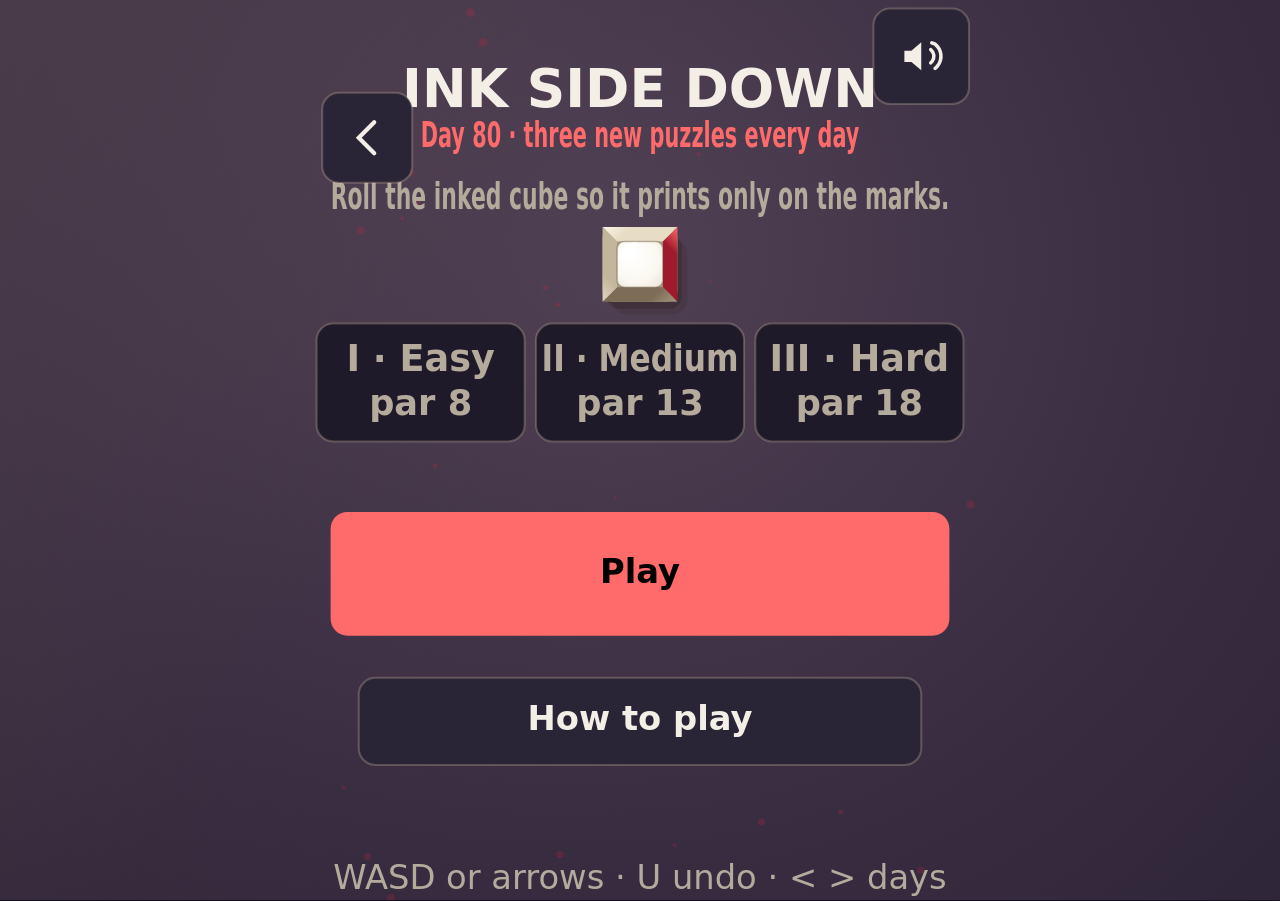
<file: play/ink-side-down/index.html>
<!doctype html>
<html lang="en">
<head>
<meta charset="utf-8">
<meta name="viewport" content="width=device-width, initial-scale=1, maximum-scale=1, user-scalable=no">
<meta name="color-scheme" content="dark">
<title>Ink Side Down — Arkai</title>
<style>
  html, body { margin: 0; height: 100%; background: #14111c; overflow: hidden; }
  body { -webkit-user-select: none; user-select: none; -webkit-tap-highlight-color: transparent; font-family: system-ui, -apple-system, "Segoe UI", Roboto, "Helvetica Neue", Arial, sans-serif; }
  /* dvh where it exists: on iOS 100vh is taller than the visible page while the
     address bar shows, which pushed the buttons under it and offset every tap. */
  canvas { display: block; width: 100vw; height: 100vh; height: 100dvh; touch-action: none; outline: none; cursor: pointer; }
  canvas:focus-visible { outline: 2px solid rgba(255, 107, 107, 0.5); outline-offset: -2px; }
  .sr { position: absolute; width: 1px; height: 1px; overflow: hidden; clip: rect(0 0 0 0); white-space: nowrap; }
  /* The same actions as the canvas buttons, for screen readers and the Tab key.
     Hidden until one of them has focus, then shown as a bar. */
  #controls:focus-within { position: fixed; left: 8px; right: 8px; bottom: 8px; width: auto; height: auto; clip: auto; white-space: normal; display: flex; flex-wrap: wrap; gap: 6px; padding: 8px; border-radius: 12px; background: #221d2e; border: 1px solid #4a4058; }
  #controls button, #controls a { min-height: 44px; box-sizing: border-box; display: inline-flex; align-items: center; text-decoration: none; padding: 0 12px; border-radius: 10px; border: 1px solid #4a4058; background: #2a2437; color: #f3eee6; font: 600 15px system-ui, sans-serif; }
  #controls a[hidden] { display: none; }
  #controls button:focus, #controls a:focus { outline: 2px solid #ff6b6b; }
  #copybox { position: fixed; inset: 0; display: none; align-items: center; justify-content: center; background: rgba(12, 9, 18, 0.82); }
  #copybox.open { display: flex; }
  #copybox .card { width: min(92vw, 420px); box-sizing: border-box; padding: 18px; border-radius: 16px; background: #221d2e; border: 1px solid #4a4058; color: #f3eee6; }
  #copybox p { margin: 0 0 10px; font-size: 15px; line-height: 1.4; }
  #copybox textarea { width: 100%; height: 100px; box-sizing: border-box; padding: 10px; border-radius: 10px; border: 1px solid #4a4058; background: #14111c; color: #ffd9d2; font: 15px/1.45 ui-monospace, Menlo, Consolas, monospace; resize: none; -webkit-user-select: text; user-select: text; }
  #copybox button { margin-top: 12px; width: 100%; height: 44px; border: 0; border-radius: 10px; background: #ff6b6b; color: #1c0407; font-weight: 700; font-size: 16px; cursor: pointer; }
</style>
</head>
<body>
<canvas id="game" tabindex="0" role="application" aria-label="Ink Side Down, a daily puzzle. Roll the cube with the arrow keys or WASD. One side of it is inked, and when that side lands face down it prints the square under it. Ink may only touch the marked squares. Print every mark in as few rolls as you can. L describes the board, U undoes, R restarts, H shows the rules. Comma and period open the previous or next day. Press Tab for buttons."></canvas>
<div id="status" class="sr" aria-live="polite"></div>
<div id="controls" class="sr" role="group" aria-label="Game controls">
  <button type="button" data-act="dir0">Roll up</button>
  <button type="button" data-act="dir1">Roll right</button>
  <button type="button" data-act="dir2">Roll down</button>
  <button type="button" data-act="dir3">Roll left</button>
  <button type="button" data-act="undo">Undo</button>
  <button type="button" data-act="restart">Restart</button>
  <button type="button" data-act="board">Describe the board</button>
  <button type="button" data-act="help">Rules</button>
  <button type="button" data-act="best">Show the par line of a solved puzzle</button>
  <button type="button" data-act="next">Next puzzle</button>
  <button type="button" data-act="share">Share result</button>
  <a id="onward" href="#" target="_top" hidden>Play the next daily puzzle</a>
  <button type="button" data-act="card0">Easy puzzle</button>
  <button type="button" data-act="card1">Medium puzzle</button>
  <button type="button" data-act="card2">Hard puzzle</button>
  <button type="button" data-act="mute">Sound on or off</button>
  <button type="button" data-act="home">Title screen</button>
  <button type="button" data-act="prevday">Previous day</button>
  <button type="button" data-act="nextday">Next day</button>
</div>
<div id="copybox" role="dialog" aria-modal="true" aria-labelledby="copytitle">
  <div class="card">
    <p id="copytitle">Your browser would not copy by itself. Select the text below, copy it, and paste it anywhere.</p>
    <textarea id="copytext" readonly></textarea>
    <button id="copyclose" type="button">Done</button>
  </div>
</div>
<script>
(() => {
  'use strict';

  // ---- puzzle core begin ----
  // Everything between the two markers is pure: no DOM, no clock, no storage.
  // scripts/tests/ink-side-down.test.mjs runs this block on its own, because the
  // one promise a daily puzzle makes is that puzzle #N is the same board for
  // everyone, forever. A change here that renumbers or reshapes old days breaks
  // every result anyone has already shared, and that test exists to say so.

  const COLS = 6, ROWS = 6, CELLS = COLS * ROWS;
  const FLOOR = 0, WALL = 1, MARK = 2;
  // Directions are indices, 0 up, 1 right, 2 down, 3 left, so an input history
  // stores as a string of digits and the share text never has to describe a move.
  const DX = [0, 1, 0, -1], DY = [-1, 0, 1, 0];
  // Where the inked side of the cube is. A side keeps the number of the
  // direction it faces, so rolling that way is always what puts it underneath.
  const TOP = 4, BOTTOM = 5;
  // Mixed into every draw, so this game's boards never share a shuffle with another daily's.
  const GAME_SEED = 0x1ed5;

  // Day 1 is the launch date. Moving it renumbers every puzzle ever shared.
  const EPOCH_UTC = Date.UTC(2026, 8, 16);
  const DAY_MS = 86400000;
  // A missed day need not always end the streak: one grace per this many days, spent automatically.
  const FREEZE_COOLDOWN = 30;

  // The whole difficulty curve. `lead` is how many rolls the ink must add to
  // the walk that simply visits every mark: a board where the inked side can be
  // ignored is a maze, not this game, and it is rejected rather than shipped.
  const TIERS = [
    { name: 'I', label: 'Easy', par: [5, 8], lead: 2, walls: [2, 4], marks: [2, 3] },
    { name: 'II', label: 'Medium', par: [10, 13], lead: 4, walls: [3, 6], marks: [4, 4] },
    { name: 'III', label: 'Hard', par: [14, 18], lead: 5, walls: [3, 7], marks: [5, 6] },
  ];
  // At most this many distinct roll sequences print every mark in par rolls. A
  // board with dozens of optimal lines reads as "I got lucky", not "I found it".
  const MAX_OPTIMAL_LINES = 2;
  const MAX_ATTEMPTS = 4000;

  const neighbour = (cell, dir) => {
    const x = (cell % COLS) + DX[dir], y = ((cell / COLS) | 0) + DY[dir];
    return x < 0 || y < 0 || x >= COLS || y >= ROWS ? -1 : y * COLS + x;
  };

  /** Where the inked side ends up after one roll in `dir`. */
  function rollInk(ink, dir) {
    if (ink === TOP) return dir;
    if (ink === dir) return BOTTOM;
    if (ink === BOTTOM) return (dir + 2) % 4;
    if (ink === (dir + 2) % 4) return TOP;
    return ink; // the two sides the cube turns on stay where they are
  }

  /** The marks of a board, in cell order: bit k of a print mask is marks[k]. */
  function marksOf(board) {
    const marks = [];
    for (let cell = 0; cell < CELLS; cell++) if (board[cell] === MARK) marks.push(cell);
    return marks;
  }

  /**
   * One roll. The cube tips over one edge onto the next cell: walls and the edge
   * stop it. If the inked side lands underneath, it prints the cell, and ink may
   * only touch a mark: a roll that would print a bare cell does not happen.
   * `blocked` says why: 'edge', 'wall' or 'ink'.
   */
  function roll(board, cube, ink, dir) {
    const next = neighbour(cube, dir);
    if (next < 0) return { cube, ink, blocked: 'edge', printed: -1 };
    if (board[next] === WALL) return { cube, ink, blocked: 'wall', printed: -1 };
    const after = rollInk(ink, dir);
    if (after !== BOTTOM) return { cube: next, ink: after, blocked: '', printed: -1 };
    if (board[next] !== MARK) return { cube, ink, blocked: 'ink', printed: -1 };
    return { cube: next, ink: after, blocked: '', printed: next };
  }

  /**
   * Fewest rolls that print every mark, by breadth-first search over (cube,
   * inked side, marks printed), plus how many different roll sequences do it in
   * that many rolls.
   */
  function solve(puzzle, wantPath, maxDepth = 63) {
    const { board, cube, ink } = puzzle;
    const marks = marksOf(board);
    const bit = new Int8Array(CELLS).fill(-1);
    marks.forEach((cell, k) => { bit[cell] = k; });
    const full = (1 << marks.length) - 1, span = 1 << marks.length;
    const id = (c, side, mask) => (c * 6 + side) * span + mask;
    const dist = new Int8Array(CELLS * 6 * span).fill(-1);
    const ways = new Float64Array(dist.length);
    const from = wantPath ? new Int32Array(dist.length) : null;
    const moveOf = wantPath ? new Int8Array(dist.length) : null;
    let frontier = [id(cube, ink, 0)];
    dist[frontier[0]] = 0;
    ways[frontier[0]] = 1;
    for (let depth = 1; frontier.length && depth <= maxDepth; depth++) {
      const next = [];
      for (const state of frontier) {
        const mask = state % span, rest = (state - mask) / span;
        const side = rest % 6, c = (rest - side) / 6;
        for (let dir = 0; dir < 4; dir++) {
          const r = roll(board, c, side, dir);
          if (r.blocked) continue;
          const key = id(r.cube, r.ink, r.printed >= 0 ? mask | (1 << bit[r.printed]) : mask);
          if (dist[key] < 0) {
            dist[key] = depth;
            if (from) { from[key] = state; moveOf[key] = dir; }
            next.push(key);
          }
          if (dist[key] === depth) ways[key] += ways[state];
        }
      }
      let lines = 0, firstWin = -1;
      for (const key of next) {
        if (key % span !== full) continue;
        lines += ways[key];
        if (firstWin < 0) firstWin = key;
      }
      if (lines) {
        let path = null;
        if (from) {
          path = [];
          for (let key = firstWin; dist[key] > 0; key = from[key]) path.push(moveOf[key]);
          path.reverse();
        }
        return { par: depth, lines, path };
      }
      frontier = next;
    }
    return { par: Infinity, lines: 0, path: null };
  }

  /** Fewest steps that visit every mark, ink ignored: the maze underneath the puzzle. */
  function walkAlone(board, from) {
    const marks = marksOf(board);
    const bit = new Int8Array(CELLS).fill(-1);
    marks.forEach((cell, k) => { bit[cell] = k; });
    const span = 1 << marks.length, full = span - 1;
    const seen = new Uint8Array(CELLS * span);
    const start = from * span + (bit[from] >= 0 ? 1 << bit[from] : 0);
    if (start % span === full) return 0;
    seen[start] = 1;
    let frontier = [start];
    for (let depth = 1; frontier.length; depth++) {
      const next = [];
      for (const state of frontier) {
        const mask = state % span, cell = (state - mask) / span;
        for (let dir = 0; dir < 4; dir++) {
          const n = neighbour(cell, dir);
          if (n < 0 || board[n] === WALL) continue;
          const key = n * span + (bit[n] >= 0 ? mask | (1 << bit[n]) : mask);
          if (key % span === full) return depth;
          if (seen[key]) continue;
          seen[key] = 1;
          next.push(key);
        }
      }
      frontier = next;
    }
    return Infinity;
  }

  // mulberry32 over an FNV-1a mix of the inputs: integer arithmetic only, so
  // every engine draws the same board from the same day.
  function seeded(...parts) {
    let h = 2166136261 >>> 0;
    for (const part of parts) {
      h = Math.imul(h ^ (part & 0xffff), 16777619) >>> 0;
      h = Math.imul(h ^ (part >>> 16), 16777619) >>> 0;
    }
    let a = h | 0;
    return () => {
      a = (a + 0x6d2b79f5) | 0;
      let t = a;
      t = Math.imul(t ^ (t >>> 15), t | 1);
      t ^= t + Math.imul(t ^ (t >>> 7), t | 61);
      return ((t ^ (t >>> 14)) >>> 0) / 4294967296;
    };
  }

  function draw(day, tier, attempt) {
    const spec = TIERS[tier];
    const rand = seeded(GAME_SEED, day, tier, attempt);
    const between = ([lo, hi]) => lo + Math.floor(rand() * (hi - lo + 1));
    const walls = between(spec.walls), marks = between(spec.marks);
    const order = Array.from({ length: CELLS }, (_, i) => i);
    for (let i = CELLS - 1; i > 0; i--) {
      const j = Math.floor(rand() * (i + 1));
      const swap = order[i]; order[i] = order[j]; order[j] = swap;
    }
    const board = new Uint8Array(CELLS);
    let k = 0;
    for (let i = 0; i < walls; i++) board[order[k++]] = WALL;
    for (let i = 0; i < marks; i++) board[order[k++]] = MARK;
    // The ink starts anywhere but underneath: the first roll is always the player's.
    return { board, cube: order[k], ink: Math.floor(rand() * 5) };
  }

  /** A board that always works, for a day the generator cannot fill. */
  function fallbackPuzzle(day, tier) {
    const board = new Uint8Array(CELLS);
    board[14] = WALL;
    board[8] = MARK; board[21] = MARK;
    const puzzle = { board, cube: 0, ink: TOP };
    return { ...puzzle, par: solve(puzzle, false).par, day, tier, attempt: -1 };
  }

  /** The puzzle for a day and tier. Same arguments, same board, on any machine. */
  function makePuzzle(day, tier) {
    const spec = TIERS[tier];
    for (let attempt = 0; attempt < MAX_ATTEMPTS; attempt++) {
      const puzzle = draw(day, tier, attempt);
      // A board longer than the tier allows is rejected anyway; stop looking there.
      const { par, lines } = solve(puzzle, false, spec.par[1]);
      if (par < spec.par[0] || par > spec.par[1] || lines > MAX_OPTIMAL_LINES) continue;
      if (par - walkAlone(puzzle.board, puzzle.cube) < spec.lead) continue;
      return { ...puzzle, par, day, tier, attempt };
    }
    // Ten years of days were generated in testing and none got here. If one
    // ever does, a plain board beats a frozen tab.
    return fallbackPuzzle(day, tier);
  }

  /** Where a stored roll history leaves the cube and which marks it printed. A history holds only rolls that happened. */
  function replay(puzzle, inputs) {
    let cube = puzzle.cube, ink = puzzle.ink;
    const printed = new Set(), kept = [];
    for (const dir of inputs) {
      const r = roll(puzzle.board, cube, ink, dir);
      if (r.blocked) break; // only a corrupt store gets here
      cube = r.cube; ink = r.ink;
      if (r.printed >= 0) printed.add(r.printed);
      kept.push(dir);
    }
    return { cube, ink, printed, inputs: kept };
  }

  /** Every roll from here, and what it would do: the dots and crosses drawn around the cube. */
  function previews(board, cube, ink) {
    return DX.map((_, dir) => roll(board, cube, ink, dir));
  }

  /**
   * One day's saved results, merged with what this tab holds. Two tabs of the
   * same game write to one store; the later write must not unsolve a puzzle the
   * other tab solved, or lower a roll count the player already spent.
   * For an unsolved puzzle the position is this tab's only where `mine[tier]`
   * says so: the tab changed it and has not saved yet, or the store still holds
   * what the tab last saw. Otherwise another tab moved on and its position wins.
   * Entries are { i: roll digits, m: rolls spent, s: rolls at first solve or 0 }.
   */
  function mergeDay(saved, current, mine) {
    return current.map((cur, tier) => {
      const old = (Array.isArray(saved) && saved[tier]) || {};
      const m = Math.max(Number(old.m) || 0, cur.m);
      const oldPath = typeof old.i === 'string' ? old.i : null;
      if (Number(old.s) > 0) return { i: oldPath ?? cur.i, m, s: Number(old.s) };
      const ours = !mine || mine[tier] || oldPath === null;
      return { i: ours ? cur.i : oldPath, m, s: cur.s };
    });
  }

  /**
   * Whether this tab's position on a puzzle should win a merge: it changed the
   * puzzle and has not saved yet, or the store still holds what it last saw.
   * Anything else means another tab moved on since.
   */
  function ownsPosition(stored, seen, dirty) {
    return !!dirty || stored === null || stored === seen;
  }

  /**
   * What a saved board holds that is the player's own doing: the path, and any
   * notes written on it. A missing line and an untouched board read the same.
   */
  function boardKey(entries, tier) {
    const e = Array.isArray(entries) && entries[tier];
    return e ? `${typeof e.i === 'string' ? e.i : ''}|${typeof e.g === 'string' ? e.g : ''}` : '|';
  }

  /**
   * What a tab could not save, carried onto a store another tab has written
   * since. `base` is the store the snapshot was built on: a position this tab
   * changed from it wins, one it did not change is the other tab's to move on.
   * The open day is left to absorb, which holds it in memory. Dropping the
   * snapshot whole lost every unsaved day but the one on screen; letting it win
   * everywhere rolled the other tab back. The streak comes from whichever side
   * finished the later day.
   */
  function carryUnsaved(fresh, snapshot, openDay, base) {
    const days = { ...fresh.days };
    for (const [day, entries] of Object.entries(snapshot.days || {})) {
      if (Number(day) === openDay || !Array.isArray(entries)) continue;
      const was = base && base.days ? base.days[day] : undefined;
      days[day] = mergeDay(days[day], entries, entries.map((_, tier) => boardKey(entries, tier) !== boardKey(was, tier)));
    }
    const from = (Number(snapshot.lastFull) || 0) > (Number(fresh.lastFull) || 0) ? snapshot : fresh;
    return { ...fresh, days, streak: from.streak, lastFull: from.lastFull, freezeUsedDay: from.freezeUsedDay, best: Math.max(Number(fresh.best) || 0, Number(snapshot.best) || 0) };
  }

  // Movement is positional: arrows, and WASD by where the keys sit, so ZQSD
  // rolls on AZERTY. Commands are read by the printed letter, so Z undoes on
  // QWERTZ; a non-Latin letter falls back to the Latin one on the same key, so
  // U still undoes on a Cyrillic layout. Where a layout prints a command on a
  // WASD position (Colemak R on S, Workman H on D) the position wins: a lost
  // letter has a button, while R read as a restart would throw progress away.
  const KEY_DIRS = { ArrowUp: 0, KeyW: 0, ArrowRight: 1, KeyD: 1, ArrowDown: 2, KeyS: 2, ArrowLeft: 3, KeyA: 3 };
  const ARROW_DIRS = { ArrowUp: 0, ArrowRight: 1, ArrowDown: 2, ArrowLeft: 3 };
  // The punctuation that steps through days, by position, for layouts that print a letter there.
  const PUNCT_KEYS = { Comma: ',', Period: '.' };
  const own = (table, name) => Object.prototype.hasOwnProperty.call(table, name);

  /** What a key press means: a direction, a puzzle digit, or a command letter. */
  function readKey(rawCode, rawKey) {
    const code = String(rawCode || ''), key = String(rawKey || '');
    // An arrow is an arrow whatever reported it: the numpad with NumLock off,
    // a remapper, or an on-screen keyboard that sends no physical code at all.
    let dir = own(ARROW_DIRS, key) ? ARROW_DIRS[key] : own(KEY_DIRS, code) ? KEY_DIRS[code] : -1;
    // With it on, 1 2 3 pick a puzzle; the top row counts by position, since
    // AZERTY types symbols there without Shift.
    const digit = /^Digit[123]$/.test(code) || (/^Numpad[123]$/.test(code) && /^[123]$/.test(key)) ? Number(code.slice(-1)) - 1 : -1;
    let letter = key.length === 1 ? key.toLowerCase() : key;
    // Only for other scripts: Turkish ı on the R key is a Latin letter, and
    // reading it as R would restart the puzzle. Thai vowels are marks, not letters.
    // Checked on the whole key, which can be two code points (Arabic لا on B).
    // Cyrillic puts б and ю where the comma and period are; those count by position too.
    if (/^[\p{L}\p{M}]+$/u.test(key) && /[^\p{Script=Latin}\p{Script=Inherited}\p{Script=Common}]/u.test(key)) {
      if (/^Key[A-Z]$/.test(code)) letter = code.slice(3).toLowerCase();
      else if (own(PUNCT_KEYS, code)) letter = PUNCT_KEYS[code];
    }
    return { dir, digit, letter: dir >= 0 ? '' : letter };
  }

  /** -1, +1 or 0: whether a key steps to the previous day, the next, or neither. */
  function dayStep(letter) {
    if (letter === ',' || letter === '<' || letter === '[') return -1;
    if (letter === '.' || letter === '>' || letter === ']') return 1;
    return 0;
  }

  /** Day number for a local calendar date: the puzzle turns over at your midnight, like every daily. */
  function dayNumber(date) {
    const utc = Date.UTC(date.getFullYear(), date.getMonth(), date.getDate());
    return Math.max(1, Math.floor((utc - EPOCH_UTC) / DAY_MS) + 1);
  }

  /**
   * The day named by the archive picker's `?date=YYYY-MM-DD` (see
   * /archive/ and frame-forward.js), or null if the param is absent,
   * malformed, or not a real calendar date. y/m/d are treated as the
   * visitor's own local calendar date, exactly like `dayNumber(new Date())`
   * is at boot — reused via a plain date-like object instead of a real
   * `new Date(y, mo, d)`, which the puzzle core's own purity test below
   * forbids inside this block. Needs no upper/lower bound of its own: a
   * date before day one or after today comes out exactly like never having
   * loaded the param, because `loadDay` already clamps both ends for
   * prevday/nextday.
   */
  function daysInMonth(y, mo) {
    if (mo === 1) return y % 4 === 0 && (y % 100 !== 0 || y % 400 === 0) ? 29 : 28;
    return [31, 28, 31, 30, 31, 30, 31, 31, 30, 31, 30, 31][mo];
  }
  function dayFromDateParam(raw) {
    const m = /^(\d{4})-(\d{2})-(\d{2})$/.exec(raw || '');
    if (!m) return null;
    const y = Number(m[1]), mo = Number(m[2]) - 1, d = Number(m[3]);
    if (mo < 0 || mo > 11 || d < 1 || d > daysInMonth(y, mo)) return null;
    return dayNumber({ getFullYear: () => y, getMonth: () => mo, getDate: () => d });
  }

  /**
   * The streak once all three puzzles of `day` are solved, or null if it does
   * not change. Only on the day itself: finishing yesterday from the archive
   * would buy a missed day back. Only forward: a day already counted, by this
   * tab or another, is not counted again. A single missed day still extends
   * the streak, and marks `freezeUsed`, if a freeze is available — anything
   * missed longer than that spends no freeze and starts over, same as before.
   */
  function streakAfter(streak, lastFull, day, today, freezeAvailable) {
    if (day !== today || lastFull >= day) return null;
    if (lastFull === day - 1) return { streak: streak + 1, lastFull: day };
    if (freezeAvailable && lastFull > 0 && lastFull === day - 2) return { streak: streak + 1, lastFull: day, freezeUsed: true };
    return { streak: 1, lastFull: day };
  }

  // day 2 can only reach the freeze branch when lastFull is the never-played sentinel (0), never a real missed day; every stored freezeUsedDay === 2 is that bug's leftover, so it is safe to always clear it on load.
  function cleanFreezeUsedDay(freezeUsedDay) {
    return freezeUsedDay === 2 ? 0 : freezeUsedDay;
  }

  /**
   * The line under the title. `picture` is the thumbnail and the social card:
   * photographed once and shown for months, so it names no day at all.
   */
  function titleDay(day, date, past, picture) {
    if (picture) return 'Three new puzzles every day';
    return past ? `Day ${day} · ${date}` : `Day ${day} · three new puzzles every day`;
  }

  /** One mark of the share text per tier, nothing about the board itself. */
  function shareMark(result, par) {
    if (!result) return '⬛';
    const over = result - par;
    if (over <= 0) return '⭐';
    if (over <= 2) return '🟢+' + over;
    if (over <= 6) return '🟡+' + over;
    return '🔴+' + over;
  }

  /**
   * The next daily puzzle, as the portal's game page names it in this frame's
   * address: `#next=ink-side-down&title=Ink+Side+Down`. The page knows the
   * catalogue and the game does not, so without it nothing is offered: not in
   * this file opened on its own, not in a copy from the games repository, not
   * in a screenshot. Only a slug and a plain title get through — anyone can
   * type a fragment, and the button must not become a place to write somebody
   * else's message. The title pattern is ONWARD_TITLE in
   * site/scripts/lib/onward.mjs; a test holds the two together.
   */
  function readOnward(fragment, self) {
    const params = new URLSearchParams(String(fragment || '').replace(/^#/, ''));
    const slug = params.get('next') || '', title = params.get('title') || '';
    if (slug === self || !/^[a-z0-9][a-z0-9-]{0,39}$/.test(slug) || !/^[A-Za-z0-9][A-Za-z0-9 '’-]{0,23}$/.test(title)) return null;
    return { slug, title, path: `/games/${slug}/` };
  }

  const core = {
    COLS, ROWS, CELLS, FLOOR, WALL, MARK, TOP, BOTTOM, TIERS, EPOCH_UTC, DAY_MS, MAX_ATTEMPTS, MAX_OPTIMAL_LINES, GAME_SEED,
    rollInk, marksOf, roll, previews, solve, walkAlone, draw, makePuzzle, fallbackPuzzle, replay, mergeDay, ownsPosition, boardKey, carryUnsaved, readKey, dayStep, dayNumber, dayFromDateParam, streakAfter, cleanFreezeUsedDay, shareMark, titleDay, readOnward,
  };
  // ---- puzzle core end ----

  // ---- layout (logical pixels) ----
  // Two shapes. The portal frames a game at 3:4 on phones and 4:3 on desktops,
  // and a game page opened on its own on a phone is taller than both. The
  // compact shape drops the heading (the page around the frame already shows it)
  // and is itself 3:4.
  const W = 480;
  const LAYOUTS = {
    tall: {
      H: 780, heading: true, iconY: 10, icon: 56, tabsY: 72, tabH: 64, infoY: 156, boardY: 176,
      buttonH: 64, toastY: 726, footerY: 744, small: 22, tabText: 22,
      title: {
        name: 81, nameSize: 42, day: 120, tagline: 174, cube: 240, cubeSize: 100,
        cardH: 100, cards: 306, caption: 430, cta: 448, playH: 112, sub: 582, howto: 608, howtoH: 60, share: 676, shareH: 60, footer: 752,
      },
    },
    compact: {
      H: 640, heading: false, iconY: 6, icon: 68, tabsY: 6, tabH: 64, infoY: 88, boardY: 104,
      buttonH: 68, toastY: 68, footerY: 0, small: 26, tabText: 25,
      title: {
        name: 66, nameSize: 38, day: 98, tagline: 142, cube: 188, cubeSize: 74,
        cardH: 84, cards: 230, caption: 346, cta: 364, playH: 88, sub: 460, howto: 482, howtoH: 62, share: 550, shareH: 62, footer: 626,
      },
    },
  };
  let L = LAYOUTS.tall;
  const CELL = 76;
  const BOARD_X = (W - COLS * CELL) / 2;
  const BOARD_W = COLS * CELL, BOARD_H = ROWS * CELL;
  const FONT = 'system-ui, -apple-system, "Segoe UI", Roboto, "Helvetica Neue", Arial, sans-serif';
  const SLUG = 'ink-side-down';
  const STORE = 'arkai:ink-side-down:v1', STORE_MUTE = 'arkai:ink-side-down:muted';
  // The address in the share text. It is text for a clipboard, never loaded, and
  // it is the game page rather than this frame's own address: /play/* is
  // noindex and unmeasured, so a result shared from there would lead nowhere useful.
  // ?ref=share is how the portal's beacon tells a visit from a shared result
  // apart from `direct`: chats and apps send no referrer at all.
  const SHARE_URL = 'https:' + '//arkai.win/games/ink-side-down/?ref=share';
  const ROLL_TIME = 0.17, PRINT_TIME = 0.35, DEMO_STEP = 0.42;
  // The win, in seconds from the winning roll: each print lights in turn
  // (WIN_STEP apart), the solved card fades in under them from WIN_CARD on,
  // and WIN_TOTAL is the whole show, after which the board is a still picture.
  const WIN_STEP = 0.13, WIN_CARD = 1.25, WIN_FADE = 0.3, WIN_TOTAL = WIN_CARD + WIN_FADE;
  const COLS_NAMES = 'ABCDEF';
  const DIR_NAMES = ['up', 'right', 'down', 'left'];
  // Never "facing down" for a side: the rules say "face down" for the bottom,
  // and a player who only hears the board must not mistake one for the other.
  const INK_NAMES = ['on the side toward the top edge', 'on the side toward the right edge', 'on the side toward the bottom edge', 'on the side toward the left edge', 'on top', 'underneath, on the paper'];

  const C = {
    bg: '#14111c', paper: '#efe6d3', paperAlt: '#e8dec9', grid: 'rgba(70, 48, 30, 0.10)', frame: '#2a2437',
    wall: '#5a4a3f', wallTop: '#6f5c4e', wallEdge: '#3b3029',
    ink: '#d7263d', inkHi: '#ff6b6b', inkPress: '#ef5350', inkDeep: '#9e1a2c',
    cube: '#fbf8f1', cubeSide: '#e3d9c6', cubeEdge: '#a89b85',
    text: '#f3eee6', muted: '#b5ab9d', good: '#6ee7a8', warn: '#fbbf24', bad: '#ff8a80',
    button: '#2a2437', buttonHot: '#342c44', buttonDown: '#3b3250', line: 'rgba(214, 196, 170, 0.28)',
  };

  const canvas = document.getElementById('game');
  const ctx = canvas.getContext('2d');
  const statusEl = document.getElementById('status');
  const controls = document.getElementById('controls');
  const copyBox = document.getElementById('copybox');
  const copyText = document.getElementById('copytext');
  const copyClose = document.getElementById('copyclose');
  const coarseQuery = window.matchMedia ? window.matchMedia('(pointer: coarse)') : null;
  const calmQuery = window.matchMedia ? window.matchMedia('(prefers-reduced-motion: reduce)') : null;
  const touch = () => !!(coarseQuery && coarseQuery.matches);
  // Reduced motion: no ambient animation at all. Rolls still slide, briefly,
  // because a cube that teleports is harder to follow than one that moves.
  const calm = () => !!(calmQuery && calmQuery.matches);
  // Set by the portal's picture generator (site/scripts/lib/picture-flag.mjs).
  const PICTURE = window.__arkaiPicture === true;

  // A picture has no player: nothing of anyone's is read into it, and it saves nothing.
  const storage = {
    get(key) { if (PICTURE) return null; try { return localStorage.getItem(key); } catch { return null; } },
    set(key, value) { if (PICTURE) return false; try { localStorage.setItem(key, value); return true; } catch { return false; } },
  };

  const S = {
    mode: 'title',          // title | play
    day: 1, today: 1,       // the day on screen, and the newest day it can be
    puzzles: [], runs: [], seen: [], dirty: [], tier: 0, newDay: false,
    cube: 0, ink: TOP, printed: new Set(),
    practice: false, practiceMoves: 0, practiceInputs: [],
    demo: null,             // { path, i, t } while the par line plays
    help: false, inkWarned: false,
    streak: 0, bestStreak: 0, lastFull: 0, freezeUsedDay: 0, storageWarned: false,
    muted: storage.get(STORE_MUTE) === '1',
    clock: 0, dayCheck: 0, shake: 0, flash: 0,
    lively: 0, stir: 0,     // seconds of ambient motion left since the last input, and how much of it is showing (0–1)
    cubeAnim: null, stamps: new Map(),
    win: null,              // { t } from the winning roll while the win shows
    parts: [], floats: [], toast: null, press: null, hover: null,
  };
  const started = new Set();

  // ---- portal events (same-origin parent only) ----
  const emit = (event, data) => {
    if (PICTURE) return; // a photograph is not a session
    try {
      if (window.parent && window.parent !== window) {
        window.parent.postMessage({ type: 'game-event', event, data: data || {} }, location.origin);
      }
    } catch { /* not embedded */ }
  };
  // A throw nobody caught is a bug a player has just met, and until now only they knew.
  // Said once per page: a frame that throws sixty times a second is one fact, not sixty.
  // Only this page's own script counts (an extension's error is not the game breaking),
  // and the line travels with it: this file ships byte for byte, so the line is exact.
  let crashed = false;
  window.addEventListener('error', (e) => {
    if (crashed || !String(e.filename).startsWith(location.origin + location.pathname)) return;
    crashed = true;
    emit('crash', { line: e.lineno });
  });

  // The board now on screen, for the portal's sensor: a page left from here was
  // left on this puzzle, even one begun earlier (`start` is sent once).
  const reportFocus = () => emit('focus', { day: S.day, tier: S.tier + 1 });

  // A live region repeats nothing it already holds, so it is emptied first and
  // refilled a moment later: two refused rolls in a row must be announced twice.
  let announceTimer = 0, pending = '';
  const announce = (message) => {
    pending = pending ? `${pending} ${message}` : message;
    statusEl.textContent = '';
    clearTimeout(announceTimer);
    announceTimer = setTimeout(() => { statusEl.textContent = pending; pending = ''; }, 60);
  };

  // ---- sound (generated, no assets) ----
  let audio = null;
  // Called on every gesture, not once: a touch pointerdown does not count as user
  // activation, so the context made there starts suspended and only a later
  // gesture (the pointerup) is allowed to resume it.
  const ensureAudio = () => {
    if (S.muted) return;
    if (!audio) {
      try {
        const Ctx = window.AudioContext || window.webkitAudioContext;
        if (Ctx) audio = new Ctx();
      } catch { audio = null; }
    }
    if (audio && audio.state === 'suspended') audio.resume().catch(() => {});
  };
  const tone = (freq, dur = 0.07, type = 'triangle', vol = 0.04, delay = 0, slide = 0) => {
    if (S.muted || !audio || audio.state !== 'running') return;
    const t = audio.currentTime + delay;
    const osc = audio.createOscillator();
    const gain = audio.createGain();
    osc.type = type;
    osc.frequency.setValueAtTime(freq, t);
    if (slide) osc.frequency.exponentialRampToValueAtTime(Math.max(40, freq + slide), t + dur);
    gain.gain.setValueAtTime(0, t);
    gain.gain.linearRampToValueAtTime(vol, t + 0.008);
    gain.gain.exponentialRampToValueAtTime(0.0001, t + dur);
    osc.connect(gain);
    gain.connect(audio.destination);
    osc.start(t);
    osc.stop(t + dur + 0.02);
  };
  const sfx = {
    roll: () => { tone(240, 0.05, 'triangle', 0.045); tone(190, 0.06, 'sine', 0.035, ROLL_TIME * 0.8); },
    print: () => { tone(150, 0.1, 'square', 0.03, ROLL_TIME * 0.8); tone(760, 0.08, 'sine', 0.035, ROLL_TIME * 0.8 + 0.05); },
    bump: () => tone(130, 0.08, 'square', 0.025),
    refuse: () => { tone(300, 0.07, 'square', 0.025); tone(220, 0.1, 'square', 0.025, 0.07); },
    undo: () => tone(420, 0.06, 'sine', 0.03, 0, -120),
    win: () => [523, 659, 784, 1047].forEach((f, i) => tone(f, 0.16, 'triangle', 0.045, ROLL_TIME + i * 0.09)),
    click: () => tone(700, 0.035, 'sine', 0.025),
  };

  // ---- helpers ----
  const cx = (cell) => BOARD_X + (cell % COLS) * CELL + CELL / 2;
  const cy = (cell) => L.boardY + ((cell / COLS) | 0) * CELL + CELL / 2;
  const cellName = (cell) => `${COLS_NAMES[cell % COLS]}${((cell / COLS) | 0) + 1}`;
  const ease = (t) => (t >= 1 ? 1 : t <= 0 ? 0 : 1 - Math.pow(1 - t, 3));
  const puzzle = () => S.puzzles[S.tier];
  // The portal's next daily, named by the game page that frames this one
  // (readOnward). Null on its own, from file://, and in pictures.
  const ONWARD = !PICTURE && /^https?:$/.test(location.protocol) ? readOnward(location.hash, SLUG) : null;
  // A specific day named by the archive picker on /archive/, forwarded into
  // this iframe the same way a friend code is (frame-forward.js). Read once
  // at boot; dayFromDateParam already returns null for anything malformed.
  const DATE_RAW = !PICTURE && /^https?:$/.test(location.protocol) ? new URLSearchParams(location.search).get('date') : null;
  // A real link, not script: a game never reaches into the page that frames it
  // (the quality gate refuses any parent or top access), and a link leaving for
  // the portal is navigation the browser does, the same for a screen reader.
  const onwardLink = document.getElementById('onward');
  // ---- onward click plan begin ----
  // What a click (or middle click) on the onward control should do. `event`
  // carries only the fields a real click event exposes; `available` is
  // `onward()` — the day on screen is solved and there is a next daily to
  // hand the player to. A link offered before then is a link that can count
  // a visit nobody made.
  //
  // Ctrl, Cmd or Shift asks for another tab or window: this page stays, the
  // count gets through on its own, and the browser does what was asked. Alt
  // asks the browser to download the target instead of visiting it, so it is
  // not a trip to the next game and does not count. A middle click never
  // fires `click`, only `auxclick`, and the browser still opens a new tab on
  // its own — the same intent as Ctrl/Cmd-click — so it counts too.
  function onwardClickPlan(event, available) {
    if (!event.isTrusted || !available || event.altKey) return 'ignore';
    if (event.ctrlKey || event.metaKey || event.shiftKey || event.button !== 0) return 'count';
    return 'navigate';
  }
  function onwardAuxclickPlan(event, available) {
    return event.isTrusted && available && event.button === 1 ? 'count' : 'ignore';
  }
  // ---- onward click plan end ----
  if (ONWARD) {
    onwardLink.setAttribute('href', ONWARD.path);
    onwardLink.textContent = `Play ${ONWARD.title}, another daily puzzle`;
    // Shown once the day on screen is finished — kept in sync by render(), the
    // same gate the canvas button next to it already used. Whatever can finish a
    // day (the player's input, another tab's save, a new day) draws a frame.
    onwardLink.addEventListener('click', (event) => {
      const plan = onwardClickPlan(event, onward());
      if (plan === 'ignore') return;
      if (plan === 'count') { countOnward(); return; }
      event.preventDefault();
      goOnward();
    });
    onwardLink.addEventListener('auxclick', (event) => {
      if (onwardAuxclickPlan(event, onward()) === 'count') countOnward();
    });
  }
  const run = () => S.runs[S.tier];
  const solvedCount = () => S.runs.filter((r) => r.solved).length;
  // Offered once the day on screen is finished: before that, the day itself comes first.
  const onward = () => ONWARD !== null && solvedCount() === TIERS.length;
  const locked = () => run().solved && !S.practice;
  const history = () => (S.practice ? S.practiceInputs : run().inputs);
  const setHistory = (inputs) => { if (S.practice) S.practiceInputs = inputs; else run().inputs = inputs; };
  const touchTier = () => { if (!S.practice) S.dirty[S.tier] = true; };
  const liveStreak = () => (S.lastFull >= S.today - 1 ? S.streak : 0);
  const archive = () => S.day < S.today;
  const dayDate = (day) => new Date(EPOCH_UTC + (day - 1) * DAY_MS).toLocaleDateString('en-US', { month: 'long', day: 'numeric', timeZone: 'UTC' });
  const titleSummary = () => `Day ${S.day}${archive() ? `, ${dayDate(S.day)}, from the archive` : ''}. ${solvedCount()} of 3 puzzles solved.`;
  const digits = (text) => (typeof text === 'string' ? text.split('').map(Number).filter((d) => d >= 0 && d <= 3) : []);
  // Ambient motion, scaled by how awake the board is: at rest it is the reduced-motion picture.
  const wave = (speed, phase = 0) => (calm() ? 0 : S.stir * Math.sin(S.clock * speed + phase));
  const markCount = (p) => marksOf(p.board).length;
  // A tween between two cells. Same cell means nothing moved, so nothing animates.
  const still = (cell, ink) => ({ from: cell, to: cell, inkFrom: ink, inkTo: ink, dir: -1, t: 1, bump: -1, bt: 1 });

  function spawnParts(x, y, color, count, speed = 160, size = 2.4) {
    if (calm()) return;
    for (let i = 0; i < count; i++) {
      const a = Math.random() * Math.PI * 2, s = speed * (0.3 + Math.random() * 0.7);
      S.parts.push({ x, y, vx: Math.cos(a) * s, vy: Math.sin(a) * s, life: 0.5 + Math.random() * 0.4, t: 0, color, size });
    }
  }
  const float = (x, y, message, color) => S.floats.push({ x, y, text: message, color, t: 0 });
  const toast = (message, spoken = message) => { S.toast = { text: message, t: 0 }; announce(spoken); };
  const shake = (amount) => { if (!calm()) S.shake = amount; };

  function describeBoard() {
    const p = puzzle();
    const list = (cells) => (cells.length ? cells.map(cellName).join(', ') : 'none');
    const walls = [];
    for (let c = 0; c < CELLS; c++) if (p.board[c] === WALL) walls.push(c);
    return `Columns A to F run left to right, rows 1 to 6 run downward. Walls: ${list(walls)}. Marks: ${list(marksOf(p.board))}. ${describePieces(S)}`;
  }

  function describePieces(at) {
    const p = puzzle();
    const marks = marksOf(p.board);
    const left = marks.filter((c) => !at.printed.has(c));
    const ahead = previews(p.board, at.cube, at.ink);
    const prints = ahead.map((r, dir) => (r.printed >= 0 ? `rolling ${DIR_NAMES[dir]} prints ${cellName(r.printed)}` : '')).filter(Boolean);
    const refused = ahead.map((r, dir) => (r.blocked === 'ink' ? DIR_NAMES[dir] : '')).filter(Boolean);
    const walled = ahead.map((r, dir) => (r.blocked === 'wall' || r.blocked === 'edge' ? DIR_NAMES[dir] : '')).filter(Boolean);
    const under = p.board[at.cube] === MARK ? ` It stands on ${at.printed.has(at.cube) ? 'a printed' : 'a bare'} mark.` : '';
    return `Cube ${cellName(at.cube)}, ink ${INK_NAMES[at.ink]}.${under} ${walled.length ? `Walls or the edge block ${walled.join(' and ')}. ` : ''}` +
      `${marks.length - left.length} of ${marks.length} marks printed${left.length ? `; still bare: ${left.map(cellName).join(', ')}` : ''}. ` +
      `${prints.length ? `Now ${prints.join(', ')}. ` : ''}${refused.length ? `The ink forbids rolling ${refused.join(' or ')}.` : ''}`;
  }

  // ---- persistence ----
  // What the last save could not write, and the stored text it was built on.
  // While that text is unchanged, the snapshot is the store: a day change
  // reloads from it and must not undo the session so far. Once another tab has
  // saved, its save is the store again and this tab merges into it as usual.
  let unsaved = null, unsavedBase = null, lastRaw = null;

  function parseStore(raw) {
    try {
      const data = JSON.parse(raw || 'null');
      return data && typeof data === 'object' && data.days && typeof data.days === 'object' ? data : { days: {} };
    } catch { return { days: {} }; }
  }

  function readStore() {
    const raw = storage.get(STORE);
    if (unsaved && raw === unsavedBase) return unsaved;
    lastRaw = raw;
    const data = parseStore(raw);
    if (!unsaved) return data;
    // Another tab saved: its save is the store again, and the days only this
    // tab holds ride on it until a save of ours goes through.
    unsaved = carryUnsaved(data, unsaved, S.day, parseStore(unsavedBase));
    unsavedBase = raw;
    return unsaved;
  }

  /** Takes in what another tab saved: solved puzzles, rolls spent, newer positions and the streak. */
  function absorb(data) {
    const saved = data.days[S.day];
    const current = S.runs.map((r) => ({ i: r.inputs.join(''), m: r.moves, s: r.solved ? r.solvedMoves : 0 }));
    const mine = S.runs.map((_, tier) => {
      const stored = Array.isArray(saved) && saved[tier] && typeof saved[tier].i === 'string' ? saved[tier].i : null;
      // A board mid-demo is not taken over; the next sync picks it up.
      const busy = tier === S.tier && S.demo;
      return ownsPosition(stored, S.seen[tier], S.dirty[tier]) || !!busy;
    });
    const merged = mergeDay(saved, current, mine);
    merged.forEach((entry, tier) => {
      const r = S.runs[tier];
      r.moves = entry.m;
      if (entry.s > 0) {
        S.seen[tier] = entry.i;
        if (r.solved && r.solvedMoves === entry.s) return;
        // Solved elsewhere, or solved in two tabs at once: the stored result is the one that counts.
        r.solved = true;
        r.solvedMoves = entry.s;
        // Finished, not abandoned: normally the tab that solved it sent the
        // `win` — except when that was a /play/ tab, which has no beacon and
        // sent nothing at all. Either way this tab's run must not read as `leave`.
        emit('closed', { day: S.day, tier: tier + 1 });
        r.inputs = replay(S.puzzles[tier], digits(entry.i)).inputs;
        if (tier === S.tier && !S.practice) {
          S.demo = null;
          S.win = { t: WIN_TOTAL };
          placeSolved();
          toast(`${TIERS[tier].label} was solved in another tab, in ${entry.s} rolls.`);
        }
        return;
      }
      if (mine[tier]) return;
      S.seen[tier] = entry.i;
      if (entry.i === current[tier].i) return;
      const state = replay(S.puzzles[tier], digits(entry.i));
      r.inputs = state.inputs;
      if (tier === S.tier && !S.practice) {
        placeCube(state);
        announce(`Updated from another tab. ${describePieces(S)}`);
      }
    });
    const lastFull = Number(data.lastFull) || 0;
    if (lastFull > S.lastFull) {
      S.lastFull = lastFull;
      S.streak = Number(data.streak) || 0;
      S.freezeUsedDay = cleanFreezeUsedDay(Number(data.freezeUsedDay) || 0);
    }
    S.bestStreak = Math.max(S.bestStreak, Number(data.best) || 0);
    // While nothing of ours can be saved, the snapshot is the store: the open
    // day's merge lives there too, or leaving the day would drop it.
    if (unsaved && data === unsaved) unsaved.days[S.day] = merged;
    return merged;
  }

  const sync = () => { if (S.runs.length) absorb(readStore()); };

  // A finished day extends the streak, whichever tab solved which puzzle; the
  // rules (today only, forward only) are in the core, as streakAfter.
  function completeDay() {
    if (solvedCount() !== TIERS.length) return;
    const freezeAvailable = !S.freezeUsedDay || S.day - S.freezeUsedDay >= FREEZE_COOLDOWN;
    const next = streakAfter(S.streak, S.lastFull, S.day, S.today, freezeAvailable);
    if (!next) return;
    S.streak = next.streak;
    S.lastFull = next.lastFull;
    S.bestStreak = Math.max(S.bestStreak, S.streak);
    if (next.freezeUsed) {
      S.freezeUsedDay = S.day;
      toast('Missed a day — your streak freeze covered it.');
    }
  }

  /**
   * Merges and saves. Answers whether the store already held a solve of the
   * current puzzle: equal scores do not make two wins the same win.
   */
  function writeStore() {
    const data = readStore();
    const saved = data.days[S.day];
    const solvedThere = Array.isArray(saved) && saved[S.tier] && Number(saved[S.tier].s) > 0;
    const entries = absorb(data);
    data.days[S.day] = entries;
    completeDay();
    // Nothing is ever pruned: a daily player adds about 200 bytes a day, some
    // 73 KB a year, against a quota of megabytes.
    data.streak = S.streak; data.best = S.bestStreak; data.lastFull = S.lastFull; data.freezeUsedDay = S.freezeUsedDay;
    if (storage.set(STORE, JSON.stringify(data))) {
      unsaved = null;
      entries.forEach((entry, tier) => { S.seen[tier] = entry.i; S.dirty[tier] = false; });
    } else {
      unsaved = data;
      unsavedBase = lastRaw;
      if (!S.storageWarned) {
        S.storageWarned = true;
        toast('This browser is not keeping your progress.');
      }
    }
    return !!solvedThere;
  }

  /** Opens a day's three puzzles: today, or any earlier day back to day 1. */
  function loadDay(day) {
    // Take in any save from another tab while the day on screen is still open,
    // so the carry keeps what this tab did on it.
    if (unsaved && S.runs.length) sync();
    S.today = dayNumber(new Date());
    day = Math.min(Math.max(1, day), S.today);
    S.day = day;
    S.newDay = false;
    S.puzzles = TIERS.map((_, tier) => makePuzzle(day, tier));
    const data = readStore();
    const saved = Array.isArray(data.days[day]) ? data.days[day] : [];
    S.streak = Number(data.streak) || 0;
    S.bestStreak = Number(data.best) || 0;
    S.lastFull = Number(data.lastFull) || 0;
    S.freezeUsedDay = cleanFreezeUsedDay(Number(data.freezeUsedDay) || 0);
    // Seen means what the store holds: a day opened from an unsaved snapshot
    // must still tell its own positions from another tab's later save.
    const stored = unsaved ? parseStore(unsavedBase).days[day] : saved;
    const pathOf = (entries, tier) => (Array.isArray(entries) && entries[tier] && typeof entries[tier].i === 'string' ? entries[tier].i : null);
    S.seen = TIERS.map((_, tier) => pathOf(stored, tier));
    // A snapshot board the store does not hold is a change not yet saved.
    S.dirty = TIERS.map((_, tier) => boardKey(saved, tier) !== boardKey(stored, tier));
    S.runs = S.puzzles.map((p, tier) => {
      const entry = saved[tier] || {};
      const path = digits(entry.i);
      const solvedMoves = Number(entry.s) || 0;
      return { inputs: path, moves: Math.max(Number(entry.m) || 0, path.length), solved: solvedMoves > 0, solvedMoves };
    });
    const firstOpen = S.runs.findIndex((r) => !r.solved);
    selectTier(firstOpen < 0 ? 0 : firstOpen);
  }

  function selectTier(tier) {
    S.tier = tier;
    S.practice = false;
    S.demo = null;
    S.stamps.clear();
    S.floats = [];
    S.parts = [];
    S.flash = 0;
    S.shake = 0;
    const state = replay(puzzle(), run().inputs);
    run().inputs = state.inputs;
    // A board already solved is opened on its finished card, not on a replay
    // of the win: the celebration belongs to the moment of solving.
    S.win = run().solved ? { t: WIN_TOTAL } : null;
    if (run().solved) placeSolved();
    else placeCube(state);
  }

  function placeCube(state) {
    S.cube = state.cube; S.ink = state.ink; S.printed = new Set(state.printed);
    S.cubeAnim = still(state.cube, state.ink);
  }

  /** A solved board shows every mark printed, with the cube where the winning roll left it. */
  function placeSolved() {
    const p = puzzle();
    placeCube(replay(p, run().inputs));
    S.printed = new Set(marksOf(p.board));
  }

  // The thumbnail and the social card show the game, not its title screen: the
  // Hard board part of the way down its par line, the two before it solved.
  // Day 0 is a board nobody is ever dealt (the calendar starts at day 1), so the
  // picture gives away no puzzle, and it is the same whatever day it is taken.
  const POSE = { day: 0, tier: 2, rolls: 9 };

  /** Instead of loadDay under PICTURE: no clock, no store, no event, and update() holds it still. */
  function posePicture() {
    S.day = S.today = POSE.day;
    S.puzzles = TIERS.map((_, tier) => makePuzzle(POSE.day, tier));
    S.dirty = TIERS.map(() => false);
    S.seen = TIERS.map(() => null);
    S.runs = S.puzzles.map((p, tier) => {
      const solved = tier < POSE.tier;
      const inputs = solve(p, true).path.slice(0, solved ? p.par : POSE.rolls);
      const moves = solved ? p.par + 2 * tier : inputs.length; // Easy at par, Medium two over
      return { inputs, moves, solved, solvedMoves: solved ? moves : 0 };
    });
    selectTier(POSE.tier);
    S.mode = 'play';
  }

  // `start` once per unsolved puzzle per page load, however the player got to
  // it. Looking at a finished board again is not starting it.
  function markStart() {
    const key = `${S.day}:${S.tier}`;
    if (run().solved || started.has(key)) return;
    started.add(key);
    emit('start', { game: SLUG, day: S.day, tier: S.tier + 1, archive: archive() });
  }

  /**
   * The calendar moved on. Today's puzzles follow it; an archive day stays where
   * the player put it, and only the newest reachable day moves. Answers whether
   * a new day was loaded.
   */
  function followToday() {
    const today = dayNumber(new Date());
    if (today === S.today) return false;
    if (S.day !== S.today) { S.today = today; return false; }
    loadDay(today);
    return true;
  }

  function checkDay() {
    if (PICTURE || dayNumber(new Date()) === S.today) return; // the posed board belongs to no day
    // A new day changes the screen with no event to say so, but only once: mid-puzzle
    // S.today stays behind on purpose, and this check comes round every five seconds.
    // Mid-puzzle on today's board, nothing is pulled away: it says so once.
    if (S.mode === 'play' && S.day === S.today) {
      if (!S.newDay) {
        invalidate();
        S.newDay = true;
        toast(touch() ? 'New puzzles are out. Tap the home button.' : 'New puzzles are out. Press Esc.');
      }
      return;
    }
    invalidate(); // followToday() catches S.today up, so this runs once a day too
    followToday();
  }

  /** The previous or next day, from the title or mid-puzzle: it opens on that day's title screen. */
  function stepDay(delta) {
    const target = S.day + delta;
    if (target < 1 || target > dayNumber(new Date())) {
      sfx.bump();
      announce(target < 1 ? 'Day 1 is the first day.' : 'This is today. New puzzles come at midnight.');
      return;
    }
    S.mode = 'title';
    S.help = false;
    S.toast = null;
    loadDay(target);
    sfx.click();
    announce(titleSummary());
  }

  // ---- game flow ----
  function startPlay(tier) {
    ensureAudio();
    followToday();
    if (tier !== undefined && tier !== S.tier) selectTier(tier);
    S.mode = 'play';
    S.help = false;
    S.toast = null;
    sfx.click();
    markStart();
    announce(`Day ${S.day}, ${TIERS[S.tier].label} puzzle, par ${puzzle().par}. ${describeBoard()}`);
    reportFocus();
  }

  function goTitle() {
    S.mode = 'title';
    S.demo = null;
    S.help = false;
    S.practice = false;
    if (!followToday()) selectTier(S.tier);
    sfx.click();
    announce(titleSummary());
  }

  /** The roll animation: the cube tips toward `dir`, and its inked side turns over halfway. */
  function animateRoll(from, to, inkFrom, inkTo, dir) {
    S.cubeAnim = { from, to, inkFrom, inkTo, dir, t: 0, bump: -1, bt: 1 };
  }

  /** A print: the seal pops in once the cube lands. Inking a printed mark again only splashes. */
  function stamp(cell, fresh) {
    if (fresh) S.stamps.set(cell, -ROLL_TIME * 0.8);
    spawnParts(cx(cell), cy(cell), C.ink, fresh ? 18 : 8, 150);
  }

  function move(dir) {
    if (S.mode !== 'play' || S.demo) return;
    S.help = false;
    const wasSolved = run().solved;
    sync(); // another tab may have moved on, or solved this one
    if (run().solved && !wasSolved) return; // its notice is on screen; this key press is not a move
    if (locked()) {
      toast(touch() ? 'Solved. Tap Replay to practise it, or Next.' : 'Solved. R replays it for practice, N moves on.');
      sfx.bump();
      return;
    }
    ensureAudio();
    const p = puzzle();
    const r = roll(p.board, S.cube, S.ink, dir);
    if (r.blocked) {
      // A roll that does not happen is not a roll: nothing is counted or saved.
      S.cubeAnim = { ...still(S.cube, S.ink), bump: dir, bt: 0 };
      const target = neighbour(S.cube, dir);
      if (r.blocked === 'ink') {
        sfx.refuse();
        shake(3);
        float(cx(target), cy(target) - 18, 'no ink here', C.inkDeep);
        const spoken = `The inked side would land on ${cellName(target)}, which has no mark. Ink only touches the marks.`;
        if (!S.inkWarned) { S.inkWarned = true; toast('Ink only touches the marks', spoken); } else announce(spoken);
      } else {
        sfx.bump();
        announce(`Blocked by ${r.blocked === 'wall' ? 'a wall' : 'the edge'}. ${describePieces(S)}`);
      }
      return;
    }
    // The portal cannot see the board. Each counted move tells it how far this
    // puzzle has got, so a player who leaves unfinished leaves a number behind;
    // the portal keeps it to itself until then. Practice is not progress.
    if (S.practice) S.practiceMoves++;
    else { run().moves++; emit('progress', { moves: run().moves, tier: S.tier + 1, day: S.day, archive: archive() }); }
    touchTier();
    animateRoll(S.cube, r.cube, S.ink, r.ink, dir);
    S.cube = r.cube; S.ink = r.ink;
    history().push(dir);
    sfx.roll();
    let fresh = false;
    if (r.printed >= 0) {
      fresh = !S.printed.has(r.printed);
      S.printed.add(r.printed);
      stamp(r.printed, fresh);
      sfx.print();
    } else {
      // A little paper dust on every landing, print or not: the cube reads as
      // a real weight settling on the sheet, not a token snapping to a cell.
      spawnParts(cx(r.cube), cy(r.cube), 'rgba(214, 196, 170, 0.55)', 4, 70);
    }
    // The winning roll is saved once, by solvedNow, with its result: saving the
    // position first told another tab "every mark printed, unsolved".
    if (fresh && S.printed.size === markCount(p)) { solvedNow(); return; }
    if (!S.practice) {
      writeStore();
      if (run().solved) return; // solved in another tab meanwhile; the save said so
    }
    announce(`${r.printed >= 0 ? `Printed ${cellName(r.printed)}. ` : ''}${describePieces(S)}`);
  }

  function celebrate() {
    sfx.win();
    if (!calm()) S.flash = 0.5;
    // A burst big enough to read at the scale of a phone frame: the win is the
    // one moment the game has to be seen having happened.
    for (const cell of marksOf(puzzle().board)) spawnParts(cx(cell), cy(cell), C.inkHi, 12, 230, 4.2);
  }

  function solvedNow() {
    const p = puzzle();
    if (S.practice) {
      celebrate();
      S.win = { t: calm() ? WIN_TOTAL : 0 };
      const over = S.practiceMoves - p.par;
      toast(`Practice solved in ${S.practiceMoves}. ${over <= 0 ? 'Par!' : `${over} over par.`}`);
      return;
    }
    // Another tab may have solved this puzzle, or finished the day, a moment
    // ago. Its result stands, and it has already reported it.
    absorb(readStore());
    const r = run();
    if (r.solved) { writeStore(); return; } // the other tab's result and notice stand
    r.solved = true;
    r.solvedMoves = r.moves;
    // The save merges once more; if the store already held a solve of this
    // puzzle, that win was reported by its own tab and stands.
    if (writeStore()) return;
    celebrate();
    // The prints light up in turn first, on the open board; only then, from
    // WIN_CARD on, does the solved card fade in under them (drawWin).
    S.win = { t: calm() ? WIN_TOTAL : 0 };
    const over = r.solvedMoves - p.par;
    emit('gameover', { won: true, score: r.solvedMoves, par: p.par, tier: S.tier + 1, day: S.day, archive: archive(), streak: liveStreak() });
    const allDone = solvedCount() === TIERS.length;
    toast(`${over <= 0 ? 'Par! A star.' : `Solved, ${over} over par.`} ${allDone ? 'All three done.' : 'Next when ready.'}`);
  }

  function undo() {
    if (S.mode !== 'play' || S.demo) return;
    sync();
    if (locked()) { announce('This puzzle is solved; undo is off. Replay it to practise.'); return; }
    const h = history();
    if (!h.length) { sfx.bump(); return; }
    const was = { cube: S.cube, ink: S.ink };
    const state = replay(puzzle(), h.slice(0, -1));
    setHistory(state.inputs);
    touchTier();
    placeCube(state);
    animateRoll(was.cube, state.cube, was.ink, state.ink, (h[h.length - 1] + 2) % 4);
    if (!S.practice) {
      writeStore();
      if (run().solved) return; // solved in another tab meanwhile; the save said so
    }
    sfx.undo();
    announce(`Undone. ${describePieces(S)}`);
  }

  function restart() {
    if (S.mode !== 'play') return;
    S.demo = null;
    const wasSolved = run().solved;
    sync(); // decides between a fresh start and practice, so it must know about other tabs
    if (run().solved && !wasSolved) return; // solved in another tab just now; that is news, not a practice request
    const p = puzzle();
    if (run().solved) {
      // A solved puzzle stays solved. Replaying it is practice, scored apart.
      // Unlike echo-sounding, run() here never swaps to a separate practice
      // record, so run().solved stays true for the rest of the practice
      // session: without this check, re-rolling mid-practice (the R key/
      // button work at any time) would emit `practice` again on every click.
      const enteringPractice = !S.practice;
      S.practice = true;
      S.practiceMoves = 0;
      S.practiceInputs = [];
      if (enteringPractice) emit('practice', { tier: S.tier + 1, day: S.day, archive: archive() });
      toast('Practice run. Your result is already saved.');
    } else {
      run().inputs = [];
      touchTier();
      writeStore();
      if (run().solved) return; // solved in another tab meanwhile; the save said so
      toast(run().moves ? `Back to the start. The ${run().moves} ${run().moves === 1 ? 'roll' : 'rolls'} so far still count.` : 'Back to the start.');
    }
    const was = S.cube;
    placeCube(replay(p, []));
    S.cubeAnim = { ...S.cubeAnim, from: was, t: was === p.cube ? 1 : 0 };
    sfx.undo();
  }

  function nextPuzzle() {
    if (S.mode !== 'play') return;
    const open = [1, 2].map((k) => (S.tier + k) % TIERS.length).find((t) => !S.runs[t].solved);
    if (open === undefined) { goTitle(); return; }
    setTier(open);
  }

  function setTier(tier) {
    if (S.mode !== 'play' || tier === S.tier) return;
    selectTier(tier);
    S.toast = null; // "solved" belongs to the puzzle just left
    sfx.click();
    markStart();
    announce(`${TIERS[tier].label} puzzle, par ${puzzle().par}. ${describeBoard()}`);
    reportFocus();
  }

  function showBestLine() {
    if (S.mode !== 'play') return;
    const wasSolved = run().solved;
    sync();
    if (run().solved && !wasSolved) return; // solved in another tab just now; its notice comes first
    // Only from a finished board: in a practice run this would throw the run away.
    if (!locked()) { announce(run().solved ? 'Leave the practice run (switch puzzle or go home) to see the par line.' : 'The par line opens once this puzzle is solved.'); return; }
    const { path } = solve(puzzle(), true);
    if (!path) return;
    placeCube(replay(puzzle(), []));
    S.help = false; // the rules panel would hide the whole demonstration
    S.demo = { path, i: 0, t: 0.4 };
    const spoken = `The par line: ${path.map((d) => DIR_NAMES[d]).join(', ')}.`;
    // In the compact shape the strip above the board already says it.
    if (L.heading) toast('Watch the par line.', spoken); else { S.toast = null; announce(spoken); }
  }

  function stepDemo() {
    const d = S.demo;
    const dir = d.path[d.i++];
    const r = roll(puzzle().board, S.cube, S.ink, dir);
    animateRoll(S.cube, r.cube, S.ink, r.ink, dir);
    S.cube = r.cube; S.ink = r.ink;
    sfx.roll();
    if (r.printed >= 0) { stamp(r.printed, !S.printed.has(r.printed)); S.printed.add(r.printed); sfx.print(); }
    // The par line prints every mark, so the board it leaves is the solved one.
    if (d.i >= d.path.length) S.demo = null;
  }

  function toggleMute() {
    S.muted = !S.muted;
    storage.set(STORE_MUTE, S.muted ? '1' : '0');
    if (S.muted) { if (audio) audio.suspend().catch(() => {}); }
    else { ensureAudio(); sfx.click(); }
    toast(S.muted ? 'Sound off' : 'Sound on');
  }

  // ---- onward ----
  // One count per decision. A second press while a slow phone is still opening
  // the next page is the same decision: it leaves again, but is not counted
  // again, or the one number this button exists to produce would be inflated.
  let countedAt = -Infinity;
  function countOnward() {
    const now = performance.now();
    if (now - countedAt < 10000) return;
    countedAt = now;
    emit('next_game', { day: S.day });
  }

  // The portal's sensor hears of this by message, and a message runs as a task
  // on the parent page: navigating on the same tick can unload that page first,
  // losing the count. A tenth of a second is less than a tap takes to feel slow.
  function goOnward() {
    if (!ONWARD || !onward()) return;
    sfx.click();
    countOnward();
    setTimeout(() => onwardLink.click(), 100);
  }

  // ---- sharing ----
  function shareText() {
    const marks = S.runs.map((r, t) => shareMark(r.solved ? r.solvedMoves : 0, S.puzzles[t].par));
    // An archive day says so: "#3" posted on day 10 otherwise reads as played on the day.
    return `Ink Side Down #${S.day}${archive() ? ' (archive)' : ''}\n${marks.join('  ')}\n${SHARE_URL}`;
  }

  // `share` is reported only once the text really left: a cancelled sheet or a
  // refused clipboard is not a share, and this number is the growth loop.
  const shared = () => emit('share', { day: S.day, score: solvedCount() });
  let manualCopyCounted = false, focusBeforeCopy = null;
  const countCopy = () => { if (!manualCopyCounted) { manualCopyCounted = true; shared(); } };

  function share() {
    sync();
    if (!solvedCount()) { toast('Solve a puzzle first, then share it.'); return; }
    const message = shareText();
    // A phone gets the system share sheet; a desktop gets the clipboard, which is
    // what people there paste from. Either call has to run inside this gesture.
    if (touch() && navigator.share) {
      try {
        navigator.share({ text: message }).then(() => { shared(); toast('Shared'); }, (err) => {
          if (!err || err.name !== 'AbortError') copy(message);
        });
        return;
      } catch { /* some webviews throw instead of rejecting: copy instead */ }
    }
    copy(message);
  }

  function copy(message) {
    try {
      if (navigator.clipboard && navigator.clipboard.writeText) {
        navigator.clipboard.writeText(message).then(() => { shared(); toast('Result copied. Paste it anywhere.'); }, () => openCopyBox(message));
        return;
      }
    } catch { /* fall through to the manual box */ }
    openCopyBox(message);
  }

  function openCopyBox(message) {
    copyText.value = message;
    if (copyBox.classList.contains('open')) return; // a second press while it is up
    manualCopyCounted = false;
    pressedBackdrop = releasedBackdrop = false;
    focusBeforeCopy = document.activeElement;
    copyBox.classList.add('open');
    // aria-modal only promises; inert keeps clicks and focus off the game behind it.
    canvas.inert = true;
    controls.inert = true;
    copyText.focus();
    copyText.setSelectionRange(0, message.length);
    try {
      if (document.execCommand('copy')) {
        countCopy();
        closeCopyBox();
        toast('Result copied. Paste it anywhere.');
      }
    } catch { /* the box stays open for a manual copy */ }
  }

  function closeCopyBox() {
    copyBox.classList.remove('open');
    canvas.inert = false;
    controls.inert = false;
    // Back to whatever opened it: the Share button in the controls, or the board.
    const back = focusBeforeCopy instanceof HTMLElement && focusBeforeCopy !== document.body ? focusBeforeCopy : canvas;
    back.focus({ preventScroll: true });
  }

  // A copy made by hand from the box is a share too; closing the box is not.
  copyText.addEventListener('copy', countCopy);
  copyClose.addEventListener('click', closeCopyBox);
  // The backdrop closes the dialog only when pressed and released on it: a text
  // selection dragged out of the box ends with a click on the backdrop too.
  let pressedBackdrop = false, releasedBackdrop = false;
  copyBox.addEventListener('mousedown', (event) => { if (event.target === copyBox) event.preventDefault(); });
  copyBox.addEventListener('pointerdown', (event) => { pressedBackdrop = event.button === 0 && event.target === copyBox; });
  copyBox.addEventListener('pointerup', (event) => {
    releasedBackdrop = event.button === 0 && document.elementFromPoint(event.clientX, event.clientY) === copyBox;
  });
  copyBox.addEventListener('click', () => {
    const both = pressedBackdrop && releasedBackdrop;
    pressedBackdrop = releasedBackdrop = false;
    if (both) closeCopyBox();
  });
  copyBox.addEventListener('keydown', (event) => {
    // Handled here and stopped: on its way up to the window this Escape would
    // find the dialog already closed and send the player to the title screen.
    event.stopPropagation();
    if (event.key === 'Escape') { event.preventDefault(); closeCopyBox(); return; }
    // aria-modal promises that focus stays here.
    if (event.key === 'Tab') {
      event.preventDefault();
      (document.activeElement === copyText ? copyClose : copyText).focus();
    }
  });

  // ---- update ----
  function update(dt) {
    if (PICTURE) return; // the pose holds still
    S.clock += dt;
    // The ambient motion comes up over half a second after an input and settles over one.
    S.lively = Math.max(0, S.lively - dt);
    const want = S.lively > 0 && !calm() ? 1 : 0;
    S.stir = want > S.stir ? Math.min(want, S.stir + dt * 2) : Math.max(want, S.stir - dt);
    if (S.shake > 0) S.shake = Math.max(0, S.shake - dt * 24);
    if (S.flash > 0) S.flash = Math.max(0, S.flash - dt);
    if (S.win && S.win.t < WIN_TOTAL) S.win.t += dt;
    const a = S.cubeAnim;
    if (a.t < 1) a.t = Math.min(1, a.t + dt / ROLL_TIME);
    if (a.bt < 1) a.bt = Math.min(1, a.bt + dt / 0.16);
    for (const [cell, t] of S.stamps) {
      if (t + dt >= PRINT_TIME) S.stamps.delete(cell);
      else S.stamps.set(cell, t + dt);
    }
    for (let i = S.parts.length - 1; i >= 0; i--) {
      const p = S.parts[i];
      p.t += dt;
      if (p.t >= p.life) { S.parts.splice(i, 1); continue; }
      p.x += p.vx * dt; p.y += p.vy * dt;
      p.vx *= 0.93; p.vy = p.vy * 0.93 + 180 * dt;
    }
    for (let i = S.floats.length - 1; i >= 0; i--) {
      S.floats[i].t += dt;
      if (S.floats[i].t > 1) S.floats.splice(i, 1);
    }
    if (S.toast) {
      S.toast.t += dt;
      if (S.toast.t > 3) S.toast = null;
    }
    if (S.demo) {
      S.demo.t -= dt;
      if (S.demo.t <= 0) { stepDemo(); if (S.demo) S.demo.t = DEMO_STEP; }
    }
    // A page left open over midnight must not keep offering yesterday.
    S.dayCheck -= dt;
    if (S.dayCheck <= 0) { S.dayCheck = 5; checkDay(); }
  }

  // ---- drawing ----
  const view = { scale: 1, ox: 0, oy: 0, dpr: 1 };
  // Ink specks on the backdrop, fixed per page.
  const specks = Array.from({ length: 40 }, (_, i) => {
    const r = seeded(4242, i);
    return { x: r() * W, y: r() * 780, s: 1 + r() * 2.2, p: r() * 6.28 };
  });
  // The lamp-lit desk under everything (paintBackdrop): three gradients the size
  // of the canvas, repainted every frame, took a phone's frame from 16.7 ms to
  // 50 ms (ARK-63: bare /play/ at 390×844, DPR 3, software canvas; 67 → 200 ms
  // with the CPU slowed 4×). They change only with the canvas's size and the
  // screen, so they are painted into a canvas of their own, the size of this
  // one, and copied 1:1, the way Echo Sounding keeps its sea (ARK-64).
  const backdrop = document.createElement('canvas');
  const bctx = backdrop.getContext('2d');
  let backdropKey = '';

  function resize() {
    invalidate(); // a canvas given a new size is blank until it is drawn again
    const dpr = Math.min(window.devicePixelRatio || 1, 2);
    const cw = canvas.clientWidth || window.innerWidth, ch = canvas.clientHeight || window.innerHeight;
    // Below 480:780 both shapes are limited by width and scale alike, so the one
    // with the heading wins; above it the compact shape is always the larger.
    L = cw / ch > 0.62 ? LAYOUTS.compact : LAYOUTS.tall;
    view.dpr = dpr;
    view.scale = Math.min(cw / W, ch / L.H);
    view.ox = (cw - W * view.scale) / 2;
    view.oy = (ch - L.H * view.scale) / 2;
    canvas.width = Math.round(cw * dpr);
    canvas.height = Math.round(ch * dpr);
    backdrop.width = canvas.width;
    backdrop.height = canvas.height;
    backdropKey = '';
  }

  const roundRect = (x, y, w, h, r) => {
    const rr = Math.min(r, w / 2, h / 2);
    ctx.beginPath();
    ctx.moveTo(x + rr, y);
    ctx.arcTo(x + w, y, x + w, y + h, rr);
    ctx.arcTo(x + w, y + h, x, y + h, rr);
    ctx.arcTo(x, y + h, x, y, rr);
    ctx.arcTo(x, y, x + w, y, rr);
    ctx.closePath();
  };

  function label(str, x, y, size, color, align = 'center', weight = '600', maxWidth = W) {
    ctx.font = `${weight} ${size}px ${FONT}`;
    ctx.fillStyle = color;
    ctx.textAlign = align;
    ctx.textBaseline = 'middle';
    ctx.fillText(str, x, y, maxWidth);
  }

  /**
   * The desk the paper sits on: a warm lamp glow over the board fading to the
   * ink-dark edges, not a flat near-black field. The rect always covers the
   * whole visible canvas, side bands included, so a game framed narrower or
   * wider than 480 logical px never shows unlit background at its edges.
   * Into the backdrop canvas only: drawBackdrop() copies it.
   */
  function paintBackdrop() {
    bctx.setTransform(1, 0, 0, 1, 0, 0);
    bctx.fillStyle = C.bg;
    bctx.fillRect(0, 0, backdrop.width, backdrop.height);
    const k = view.scale * view.dpr;
    bctx.setTransform(k, 0, 0, k, view.ox * view.dpr, view.oy * view.dpr);
    const rx = -view.ox / view.scale, ry = -view.oy / view.scale;
    const rw = W + (2 * view.ox) / view.scale, rh = L.H + (2 * view.oy) / view.scale;
    // The title screen has no board to centre the glow on, so the lamp
    // follows the cube hero instead — the whole card stays lit, not just a
    // ring around where a board would be.
    const lampX = W / 2, lampY = S.mode === 'title' ? L.title.cube : L.boardY + BOARD_H * 0.28;
    const reach = Math.max(rw, rh) * 1.15;
    const g = bctx.createRadialGradient(lampX, lampY, reach * 0.04, lampX, lampY, reach);
    g.addColorStop(0, '#4d3d51');
    g.addColorStop(0.4, '#372b40');
    g.addColorStop(0.72, '#2a2233');
    g.addColorStop(1, '#221b29');
    bctx.fillStyle = g;
    bctx.fillRect(rx, ry, rw, rh);
    // A soft light sweep from the upper left, the way a desk lamp rakes a page.
    const sweep = bctx.createLinearGradient(rx, ry, rx + rw * 0.75, ry + rh * 0.6);
    sweep.addColorStop(0, 'rgba(255, 214, 173, 0.10)');
    sweep.addColorStop(0.5, 'rgba(255, 214, 173, 0.02)');
    sweep.addColorStop(1, 'rgba(0, 0, 0, 0)');
    bctx.fillStyle = sweep;
    bctx.fillRect(rx, ry, rw, rh);
    // A vignette only at the far corners, so the lit share of the frame stays high.
    // It starts at 0.7 × reach, at least 0.805 × L.H from the lamp (515 px in the
    // compact shape, 628 in the tall one), and every speck lies nearer than that
    // (at most about 508 and 594): under them here it covers exactly what it
    // covered drawn over them.
    const vign = bctx.createRadialGradient(lampX, lampY, reach * 0.7, lampX, lampY, reach);
    vign.addColorStop(0, 'rgba(0, 0, 0, 0)');
    vign.addColorStop(1, 'rgba(6, 4, 10, 0.22)');
    bctx.fillStyle = vign;
    bctx.fillRect(rx, ry, rw, rh);
  }

  // resize() clears the key with the canvas, so the key is only the screen:
  // the lamp stands over the title's cube or over the board.
  function drawBackdrop() {
    const key = S.mode === 'title' ? 'title' : 'board';
    if (backdropKey !== key) { paintBackdrop(); backdropKey = key; }
    ctx.drawImage(backdrop, 0, 0);
  }

  /** Ink specks drift in the glow, brighter near the lamp. */
  function drawSpecks() {
    ctx.fillStyle = '#d7263d';
    for (const s of specks) {
      if (s.y > L.H) continue;
      ctx.globalAlpha = 0.16 + 0.1 * (0.5 + 0.5 * wave(0.9, s.p));
      ctx.beginPath();
      ctx.arc(s.x, s.y, s.s, 0, Math.PI * 2);
      ctx.fill();
    }
    ctx.globalAlpha = 1;
  }

  /** A mark waiting for ink: a dashed seal outline. */
  function drawMark(x, y, size) {
    const s = size * 0.56;
    ctx.save();
    ctx.strokeStyle = 'rgba(215, 38, 61, 0.7)';
    ctx.lineWidth = 2.5;
    ctx.setLineDash([7, 5]);
    roundRect(x - s / 2, y - s / 2, s, s, 8);
    ctx.stroke();
    ctx.setLineDash([]);
    ctx.fillStyle = 'rgba(215, 38, 61, 0.1)';
    ctx.fill();
    ctx.restore();
  }

  /** A printed mark: a red seal, turned a little, differently on every cell. */
  function drawSeal(x, y, size, cell, pop = 1) {
    const s = size * 0.6 * pop;
    ctx.save();
    ctx.translate(x, y);
    ctx.rotate(((cell * 37) % 11 - 5) * 0.012);
    ctx.fillStyle = C.ink;
    roundRect(-s / 2, -s / 2, s, s, 7);
    ctx.fill();
    ctx.strokeStyle = 'rgba(251, 248, 241, 0.55)';
    ctx.lineWidth = 2;
    roundRect(-s / 2 + 6, -s / 2 + 6, s - 12, s - 12, 4);
    ctx.stroke();
    ctx.restore();
  }

  /**
   * The cube, seen from above with its four sides leaning out, so all five
   * places the ink can show are on screen: the top and the four sides. Ink
   * underneath shows no red at all, and it can only be underneath on a print.
   * The cube is wider than a mark, so a mark under it is drawn as a ring around
   * its base: solid once printed, dashed while bare (`ring`).
   * `squash` narrows the cube along `dir` while it tips over an edge.
   */
  function drawCube(x, y, size, ink, dir = -1, squash = 0, ring = '') {
    const h = size * 0.36, b = size * 0.14;
    ctx.save();
    ctx.translate(x, y);
    if (dir >= 0 && squash > 0) {
      const k = 1 - squash * 0.25;
      if (dir % 2) ctx.scale(k, 1); else ctx.scale(1, k);
    }
    // A soft two-layer shadow on the paper, lifted a little mid-roll: the lamp
    // in paintBackdrop sits up and to the left, so the cube's own shadow falls
    // down and to the right, the same way the light hits its top face below.
    ctx.fillStyle = 'rgba(40, 24, 16, 0.14)';
    roundRect(-h + 7, -h + 9 + squash * 3, h * 2, h * 2, 10);
    ctx.fill();
    ctx.fillStyle = 'rgba(40, 24, 16, 0.26)';
    roundRect(-h + 3, -h + 5 + squash * 3, h * 2, h * 2, 9);
    ctx.fill();
    if (ring) {
      ctx.strokeStyle = C.ink;
      ctx.lineWidth = ring === 'printed' ? 5 : 3;
      if (ring === 'mark') ctx.setLineDash([7, 5]);
      roundRect(-h - 4, -h - 4, h * 2 + 8, h * 2 + 8, 11);
      ctx.stroke();
      ctx.setLineDash([]);
    }
    ctx.fillStyle = C.cubeEdge;
    roundRect(-h, -h, h * 2, h * 2, 8);
    ctx.fill();
    // Sides: 0 up, 1 right, 2 down, 3 left, each a trapezoid from the outer edge
    // to the top face. A lamp up and to the left (paintBackdrop) means the up
    // and left sides catch it and the down and right sides fall into shadow —
    // each face is its own gradient along that face's own line, not a flat tint.
    const outer = [[-h, -h], [h, -h], [h, h], [-h, h]], inner = [[-h + b, -h + b], [h - b, -h + b], [h - b, h - b], [-h + b, h - b]];
    const SIDE_LIGHT = ['#fbf4e6', '#cfc2ab', '#a8987f', '#e3d7c1']; // up, right, down, left: lit to shadowed
    const SIDE_SHADE = ['#e7dcc4', '#a89880', '#7d6d57', '#c4b69c'];
    for (let side = 0; side < 4; side++) {
      const o1 = outer[side], o2 = outer[(side + 1) % 4], i2 = inner[(side + 1) % 4], i1 = inner[side];
      ctx.beginPath();
      ctx.moveTo(o1[0], o1[1]);
      ctx.lineTo(o2[0], o2[1]);
      ctx.lineTo(i2[0], i2[1]);
      ctx.lineTo(i1[0], i1[1]);
      ctx.closePath();
      if (ink === side) {
        const fg = ctx.createLinearGradient(o1[0], o1[1], i1[0], i1[1]);
        fg.addColorStop(0, C.inkHi);
        fg.addColorStop(1, C.inkDeep);
        ctx.fillStyle = fg;
      } else {
        const fg = ctx.createLinearGradient(o1[0], o1[1], i1[0], i1[1]);
        fg.addColorStop(0, SIDE_LIGHT[side]);
        fg.addColorStop(1, SIDE_SHADE[side]);
        ctx.fillStyle = fg;
      }
      ctx.fill();
    }
    const topG = ctx.createRadialGradient(-h * 0.28, -h * 0.32, h * 0.1, 0, 0, h * 1.05);
    if (ink === TOP) {
      topG.addColorStop(0, C.inkHi);
      topG.addColorStop(1, C.ink);
    } else {
      topG.addColorStop(0, '#ffffff');
      topG.addColorStop(0.55, C.cube);
      topG.addColorStop(1, C.cubeSide);
    }
    ctx.fillStyle = topG;
    roundRect(-h + b, -h + b, (h - b) * 2, (h - b) * 2, 5);
    ctx.fill();
    ctx.strokeStyle = 'rgba(90, 70, 50, 0.35)';
    ctx.lineWidth = 1.2;
    ctx.stroke();
    // A small specular streak toward the lamp: the one cue that reads "lit
    // material", not a flat painted square, at a glance and at any size.
    ctx.fillStyle = ink === TOP ? 'rgba(255, 255, 255, 0.35)' : 'rgba(255, 255, 255, 0.55)';
    ctx.beginPath();
    ctx.ellipse(-h * 0.32, -h * 0.36, h * 0.34, h * 0.14, -0.7, 0, Math.PI * 2);
    ctx.fill();
    if (ink === TOP) {
      // The inked top reads as ink, not as a red button: a lighter seal ring inside it.
      ctx.strokeStyle = 'rgba(251, 248, 241, 0.5)';
      ctx.lineWidth = 1.8;
      roundRect(-h + b + 5, -h + b + 5, (h - b) * 2 - 10, (h - b) * 2 - 10, 3);
      ctx.stroke();
    }
    ctx.restore();
  }

  function drawBoard() {
    const p = puzzle(), top0 = L.boardY;
    ctx.fillStyle = C.frame;
    roundRect(BOARD_X - 8, top0 - 8, BOARD_W + 16, BOARD_H + 16, 16);
    ctx.fill();
    ctx.fillStyle = C.paper;
    roundRect(BOARD_X, top0, BOARD_W, BOARD_H, 8);
    ctx.fill();
    for (let cell = 0; cell < CELLS; cell++) {
      const x = BOARD_X + (cell % COLS) * CELL, y = top0 + ((cell / COLS) | 0) * CELL;
      const kind = p.board[cell];
      if ((cell % COLS + ((cell / COLS) | 0)) % 2) {
        ctx.fillStyle = C.paperAlt;
        ctx.fillRect(x, y, CELL, CELL);
      }
      if (kind === WALL) {
        ctx.fillStyle = C.wallEdge;
        roundRect(x + 5, y + 8, CELL - 10, CELL - 10, 10);
        ctx.fill();
        ctx.fillStyle = C.wall;
        roundRect(x + 5, y + 4, CELL - 10, CELL - 12, 10);
        ctx.fill();
        ctx.fillStyle = C.wallTop;
        roundRect(x + 11, y + 9, CELL - 22, 8, 4);
        ctx.fill();
      }
    }
    ctx.strokeStyle = C.grid;
    ctx.lineWidth = 1;
    ctx.beginPath();
    for (let i = 1; i < COLS; i++) { ctx.moveTo(BOARD_X + i * CELL, top0); ctx.lineTo(BOARD_X + i * CELL, top0 + BOARD_H); }
    for (let i = 1; i < ROWS; i++) { ctx.moveTo(BOARD_X, top0 + i * CELL); ctx.lineTo(BOARD_X + BOARD_W, top0 + i * CELL); }
    ctx.stroke();
    const marks = marksOf(p.board);
    marks.forEach((cell, k) => {
      const t = S.stamps.get(cell);
      if (t !== undefined && t < 0) { drawMark(cx(cell), cy(cell), CELL); return; } // the cube has not landed yet
      if (S.printed.has(cell)) {
        const glow = winPop(k);
        drawSeal(cx(cell), cy(cell), CELL, cell, Math.max(t === undefined ? 1 : 1 + 0.25 * Math.sin((t / PRINT_TIME) * Math.PI), 1 + 0.35 * glow));
        if (glow > 0) {
          ctx.globalAlpha = glow;
          ctx.strokeStyle = C.inkHi;
          ctx.lineWidth = 3;
          roundRect(cx(cell) - CELL * 0.36, cy(cell) - CELL * 0.36, CELL * 0.72, CELL * 0.72, 10);
          ctx.stroke();
          ctx.globalAlpha = 1;
        }
      } else drawMark(cx(cell), cy(cell), CELL);
    });
  }

  // The win lights each print in turn: seal k of the board pops and glows in
  // its own window of the win clock — 0 outside it, the top of a sine in it.
  function winPop(k) {
    if (!S.win) return 0;
    const at = (S.win.t - (0.15 + k * WIN_STEP)) / 0.35;
    return at <= 0 || at >= 1 ? 0 : Math.sin(at * Math.PI);
  }

  function cubePos(anim) {
    const k = ease(anim.t);
    let x = cx(anim.from) + (cx(anim.to) - cx(anim.from)) * k;
    let y = cy(anim.from) + (cy(anim.to) - cy(anim.from)) * k;
    if (anim.bump >= 0 && anim.bt < 1) {
      const push = Math.sin(anim.bt * Math.PI) * 9;
      x += DX[anim.bump] * push;
      y += DY[anim.bump] * push;
    }
    return { x, y };
  }

  /** Around the cube: a red dot where a roll prints, a cross where the ink forbids one. */
  function drawPreviews() {
    const p = puzzle();
    previews(p.board, S.cube, S.ink).forEach((r, dir) => {
      const n = neighbour(S.cube, dir);
      if (n < 0 || r.blocked === 'wall') return;
      const x = cx(S.cube) + DX[dir] * CELL * 0.62, y = cy(S.cube) + DY[dir] * CELL * 0.62;
      if (r.printed >= 0) {
        const pulse = 1 + 0.12 * wave(6);
        ctx.fillStyle = C.ink;
        ctx.beginPath();
        ctx.arc(x, y, 7 * pulse, 0, Math.PI * 2);
        ctx.fill();
        ctx.strokeStyle = 'rgba(251, 248, 241, 0.9)';
        ctx.lineWidth = 2;
        ctx.stroke();
      } else if (r.blocked === 'ink') {
        ctx.strokeStyle = 'rgba(158, 26, 44, 0.75)';
        ctx.lineWidth = 3;
        ctx.lineCap = 'round';
        ctx.beginPath();
        ctx.moveTo(x - 6, y - 6); ctx.lineTo(x + 6, y + 6);
        ctx.moveTo(x + 6, y - 6); ctx.lineTo(x - 6, y + 6);
        ctx.stroke();
        ctx.lineCap = 'butt';
      }
    });
  }

  function drawCubeOnBoard() {
    const a = S.cubeAnim;
    const at = cubePos(a);
    const moving = a.from !== a.to && a.t < 1;
    const ink = moving && a.t < 0.5 ? a.inkFrom : a.inkTo;
    const on = !moving && puzzle().board[a.to] === MARK ? (S.printed.has(a.to) ? 'printed' : 'mark') : '';
    drawCube(at.x, at.y, CELL, ink, moving ? a.dir : -1, moving ? Math.sin(a.t * Math.PI) : 0, on);
    if (S.mode !== 'play' || S.demo || moving || locked() || S.help) return;
    drawPreviews();
  }

  function drawParts() {
    for (const p of S.parts) {
      ctx.globalAlpha = 1 - p.t / p.life;
      ctx.fillStyle = p.color;
      ctx.beginPath();
      ctx.arc(p.x, p.y, p.size || 2.4, 0, Math.PI * 2);
      ctx.fill();
    }
    ctx.globalAlpha = 1;
    for (const f of S.floats) {
      ctx.globalAlpha = 1 - f.t;
      label(f.text, f.x, f.y - (calm() ? 0 : f.t * 30), 24, f.color, 'center', '800');
    }
    ctx.globalAlpha = 1;
  }

  // ---- buttons (logical rectangles; the same list draws and hit-tests) ----
  function row(items, y, h, x0 = 10, x1 = W - 10) {
    const gap = 8, w = (x1 - x0 - gap * (items.length - 1)) / items.length;
    return items.map(([id, text, primary], i) => ({ id, label: text, x: x0 + i * (w + gap), y, w, h, primary }));
  }

  function icons(withHome) {
    const size = L.icon, right = W - (L.heading ? 10 : 6);
    const list = [{ id: 'mute', icon: 'sound', x: right - size, y: L.iconY, w: size, h: size }];
    if (withHome) list.push({ id: 'home', icon: 'home', x: right - 2 * size - 6, y: L.iconY, w: size, h: size });
    return list;
  }

  function buttons() {
    if (S.mode === 'title') {
      const T = L.title;
      const allDone = solvedCount() === TIERS.length;
      const playLabel = allDone ? 'Look again' : solvedCount() ? 'Continue' : 'Play';
      const list = icons(false).concat(
        dayArrows(),
        row(TIERS.map((t, i) => [`card${i}`, t.label]), T.cards, T.cardH).map((b) => ({ ...b, card: true })),
        [{ id: 'play', label: playLabel, x: 20, y: T.cta, w: W - 40, h: T.playH, primary: true }],
      );
      list.push({ id: 'help', label: 'How to play', x: 40, y: T.howto, w: W - 80, h: T.howtoH });
      if (onward()) list.push(...row([['share', archive() ? `Share Day ${S.day}` : 'Share', true], ['onward', `Play ${ONWARD.title}`]], T.share, T.shareH, 20, W - 20));
      else if (solvedCount()) list.push({ id: 'share', label: archive() ? `Share Day ${S.day}` : 'Share today’s result', x: 40, y: T.share, w: W - 80, h: T.shareH, primary: true });
      return list;
    }
    const y = L.boardY + BOARD_H + (L.heading ? 18 : 8), h = L.buttonH;
    const key = (k) => (touch() ? '' : `  ${k}`);
    if (locked()) {
      const allDone = solvedCount() === TIERS.length;
      return icons(true).concat(solvedGrid([
        ['next', allDone ? 'Done' : 'Next', true],
        ['share', 'Share', true],
        ['best', S.demo ? 'Playing' : 'Par line'],
        ['restart', 'Replay'],
      ]));
    }
    return icons(true).concat(row([
      ['undo', `Undo${key('U')}`],
      ['restart', `Restart${key('R')}`],
      ['help', `${S.help ? 'Close' : 'Rules'}${key('H')}`],
    ], y, h));
  }

  /**
   * Where the solved actions sit: a bar under the board, tall enough that one
   * row of four clears 44 CSS px even at the shallowest scale a phone frame
   * gives this canvas (0.50, a landscape phone on the portal page: 88 logical
   * px = 44.2 CSS). It may touch the board's last row but never covers a mark
   * or the cube: the finished board stays whole, and the strip above it already
   * reads the result ("Solved in N · par M").
   */
  function solvedOverlayRect() {
    const bottom = L.H - (L.heading ? 8 : 2);
    return { x: BOARD_X - 8, y: bottom - 96, w: BOARD_W + 16, h: 96 };
  }

  function solvedGrid(items) {
    const rect = solvedOverlayRect();
    const pad = 4, gap = 10;
    const colW = (rect.w - pad * 2 - gap * (items.length - 1)) / items.length;
    return items.map(([id, text, primary], i) => ({
      id, label: text, x: rect.x + pad + i * (colW + gap), y: rect.y + pad, w: colW, h: rect.h - pad * 2, primary,
    }));
  }

  // Either side of the day line on the title screen, each only where there is a day to go to.
  // 64 keeps them clear of the rule line under the day (72 reached into it in the compact shape).
  const ARROW = 64;
  function dayArrows() {
    const y = L.title.day - ARROW / 2, list = [];
    if (S.day > 1) list.push({ id: 'prevday', icon: 'prev', x: 14, y, w: ARROW, h: ARROW });
    if (S.day < S.today) list.push({ id: 'nextday', icon: 'next', x: W - 14 - ARROW, y, w: ARROW, h: ARROW });
    return list;
  }

  function tabs() {
    const x1 = L.heading ? W - 10 : W - 6 - 2 * L.icon - 12;
    return row(TIERS.map((t, i) => [`tier${i}`, t.label]), L.tabsY, L.tabH, L.heading ? 10 : 6, x1).map((b, i) => ({ ...b, tier: i }));
  }

  const inside = (b, x, y) => x >= b.x && x <= b.x + b.w && y >= b.y && y <= b.y + b.h;

  function drawIcon(b) {
    const x = b.x + b.w / 2, y = b.y + b.h / 2;
    ctx.fillStyle = S.hover === b.id ? C.buttonHot : C.button;
    roundRect(b.x, b.y, b.w, b.h, 12);
    ctx.fill();
    ctx.strokeStyle = C.line;
    ctx.lineWidth = 1.5;
    ctx.stroke();
    ctx.fillStyle = C.text;
    ctx.strokeStyle = C.text;
    ctx.lineWidth = 2.5;
    ctx.lineCap = 'round';
    if (b.icon === 'home') {
      ctx.beginPath();
      ctx.moveTo(x - 11, y - 1); ctx.lineTo(x, y - 11); ctx.lineTo(x + 11, y - 1);
      ctx.moveTo(x - 7, y - 4); ctx.lineTo(x - 7, y + 10); ctx.lineTo(x + 7, y + 10); ctx.lineTo(x + 7, y - 4);
      ctx.stroke();
    } else if (b.icon === 'prev' || b.icon === 'next') {
      const back = b.icon === 'prev' ? 1 : -1;
      ctx.lineWidth = 3;
      ctx.beginPath();
      ctx.moveTo(x + 5 * back, y - 11); ctx.lineTo(x - 6 * back, y); ctx.lineTo(x + 5 * back, y + 11);
      ctx.stroke();
    } else {
      ctx.beginPath();
      ctx.moveTo(x - 12, y - 4); ctx.lineTo(x - 7, y - 4); ctx.lineTo(x, y - 10);
      ctx.lineTo(x, y + 10); ctx.lineTo(x - 7, y + 4); ctx.lineTo(x - 12, y + 4);
      ctx.closePath();
      ctx.fill();
      ctx.beginPath();
      if (S.muted) {
        ctx.moveTo(x + 5, y - 5); ctx.lineTo(x + 13, y + 5);
        ctx.moveTo(x + 13, y - 5); ctx.lineTo(x + 5, y + 5);
      } else {
        ctx.arc(x + 3, y, 6, -0.9, 0.9);
        ctx.moveTo(x + 7.5, y - 9.5);
        ctx.arc(x + 3, y, 11, -0.9, 0.9);
      }
      ctx.stroke();
    }
    ctx.lineCap = 'butt';
  }

  function drawButton(b) {
    if (b.icon) { drawIcon(b); return; }
    if (b.card) { drawTierCard(b, Number(b.id.slice(4)), S.hover === b.id); return; }
    const down = S.press && S.press.id === b.id;
    const hot = S.hover === b.id;
    ctx.fillStyle = b.primary ? (down ? C.inkPress : C.inkHi) : down ? C.buttonDown : hot ? C.buttonHot : C.button;
    roundRect(b.x, b.y + (down ? 2 : 0), b.w, b.h, 12);
    ctx.fill();
    if (!b.primary) {
      ctx.strokeStyle = C.line;
      ctx.lineWidth = 1.5;
      ctx.stroke();
    }
    label(b.label, b.x + b.w / 2, b.y + b.h / 2 + (down ? 2 : 0), 24, b.primary ? '#000000' : C.text, 'center', '700', b.w - 20);
  }

  /** "★ 5 rolls" at par, "7 rolls, +2" above it: one notation everywhere. */
  function resultText(moves, par) {
    const over = moves - par;
    return over <= 0 ? `★ ${moves} rolls` : `${moves} rolls, +${over}`;
  }

  function drawTierCard(b, tier, active) {
    const r = S.runs[tier], p = S.puzzles[tier];
    ctx.fillStyle = active ? C.buttonHot : '#1e1a29';
    roundRect(b.x, b.y, b.w, b.h, 12);
    ctx.fill();
    ctx.strokeStyle = active ? C.inkHi : r.solved ? 'rgba(255, 107, 107, 0.5)' : C.line;
    ctx.lineWidth = active ? 2 : 1.5;
    ctx.stroke();
    const size = L.tabText;
    // The wide tier cards on the title carry "II · Medium"; the narrow play
    // tabs carry the word alone, so at 24 px+ it never fills the pill to its
    // edges (the numeral is on the card, and 1 2 3 already picks a tab).
    const name = b.card ? `${TIERS[tier].name} · ${TIERS[tier].label}` : TIERS[tier].label;
    label(name, b.x + b.w / 2, b.y + b.h * 0.32, b.card ? size + 1 : size, active || r.solved ? C.text : C.muted, 'center', '700', b.w - 8);
    // The wide tier cards spell it out; a play tab is narrow, so its result is
    // the short form ("24+11"), never a line squeezed into the pill.
    const line = r.solved ? (r.solvedMoves - p.par <= 0 ? `★ ${r.solvedMoves}` : `${r.solvedMoves}+${r.solvedMoves - p.par}`) : `par ${p.par}`;
    const cardLine = r.solved ? resultText(r.solvedMoves, p.par) : `par ${p.par}`;
    label(b.card ? cardLine : line, b.x + b.w / 2, b.y + b.h * 0.7, size, r.solved ? C.inkHi : C.muted, 'center', '600', b.w - 8);
  }

  function drawArrow(x, y, dir, color, size = 1) {
    ctx.save();
    ctx.translate(x, y);
    ctx.rotate((Math.PI / 2) * dir);
    ctx.scale(size, size);
    ctx.fillStyle = color;
    ctx.beginPath();
    ctx.moveTo(0, -12);
    ctx.lineTo(11, 3);
    ctx.lineTo(-11, 3);
    ctx.closePath();
    ctx.fill();
    ctx.restore();
  }

  function drawDemoStrip(x, y) {
    const { path, i } = S.demo;
    const step = Math.min(18, 250 / path.length);
    path.forEach((dir, k) => {
      const color = k === i - 1 ? C.inkHi : k < i ? C.text : 'rgba(181, 171, 157, 0.55)';
      drawArrow(x + k * step + step / 2, y, dir, color, step / 26);
    });
  }

  function drawHud() {
    if (L.heading) {
      label('Ink Side Down', 12, 24, 22, C.text, 'left', '800');
      if (!PICTURE) label(`Day ${S.day}${archive() ? ' · archive' : ''}`, 12, 48, 20, C.inkHi, 'left', '700');
    }
    for (const t of tabs()) drawTierCard(t, t.tier, t.tier === S.tier);
    const p = puzzle(), r = run();
    const y = L.infoY;
    const day = L.heading || PICTURE ? '' : `Day ${S.day} · `; // a picture names no day

    if (S.toast && toastOverInfo()) {
      // the toast is drawn here instead, for its three seconds
    } else if (S.newDay && !L.heading) {
      label(touch() ? 'New puzzles are out: tap home' : 'New puzzles are out: press Esc', BOARD_X, y, 24, C.inkHi, 'left', '800');
    } else if (S.demo) {
      label('Par line', BOARD_X, y, 24, C.text, 'left', '800');
      drawDemoStrip(BOARD_X + 100, y);
      label(`par ${p.par}`, BOARD_X + BOARD_W, y, 24, C.muted, 'right', '800');
    } else if (locked()) {
      const over = r.solvedMoves - p.par;
      label(`${day}Solved in ${r.solvedMoves}`, BOARD_X, y, 24, C.text, 'left', '800');
      label(over <= 0 ? '★ par' : `par ${p.par}, +${over}`, BOARD_X + BOARD_W, y, 24, C.inkHi, 'right', '800');
    } else {
      const moves = S.practice ? S.practiceMoves : r.moves;
      const over = moves - p.par;
      const printed = `${S.printed.size}/${markCount(p)} printed`;
      // Before the first roll, the line says what the red side is: the cube is the same shape as a plain block.
      const first = !history().length && !S.practice && !r.moves;
      const left = S.practice ? `Practice · ${moves} · ${printed}` : first ? `${day}Red side = ink` : `${day}Rolls ${moves} · ${printed}`;
      label(left, BOARD_X, y, 24, first ? C.inkHi : C.text, 'left', '800', BOARD_W * 0.6);
      const color = moves <= p.par ? C.good : over <= 2 ? C.warn : C.bad;
      label(`par ${p.par} (fewest)`, BOARD_X + BOARD_W, y, 24, color, 'right', '700');
    }
  }

  const RULES = [
    ['Roll the cube one square at a time.', C.text],
    ['One of its sides is inked red.', C.inkHi],
    ['When the inked side lands face down,', C.inkHi],
    ['it prints the square under it.', C.inkHi],
    ['Ink may only touch the dashed marks:', C.text],
    ['a roll that would ink a bare square', C.muted],
    ['does not happen, and does not count.', C.muted],
    ['A red dot beside the cube: that roll prints.', C.muted],
    ['A cross: the ink forbids that roll.', C.muted],
    ['Print every mark to solve the puzzle.', C.text],
    ['Every roll counts: undo and restart', C.text],
    ['do not give rolls back.', C.text],
  ];
  const rulesText = () => RULES.map(([line]) => line).join(' ');

  function toggleHelp() {
    S.help = !S.help;
    sfx.click();
    if (S.help) announce(rulesText());
  }

  // On the title screen the panel must clear the day-nav arrows sitting above
  // the board's usual position, so its top (and, to still fit above the
  // footer, its height) are only defaulted to the board's own bounds — not
  // fixed to them the way the play-mode panel always was.
  function drawHelp(top = L.boardY - 8, bottom = top + BOARD_H + 16) {
    const h = bottom - top;
    ctx.fillStyle = '#14111c';
    roundRect(BOARD_X - 8, top, BOARD_W + 16, h, 16);
    ctx.fill();
    ctx.strokeStyle = C.line;
    ctx.lineWidth = 1.5;
    roundRect(BOARD_X - 8, top, BOARD_W + 16, h, 16);
    ctx.stroke();
    RULES.forEach(([str, color], i) => label(str, W / 2, top + 38 + i * 37, 26, color, 'center', '600', BOARD_W - 12));
  }

  function drawFooter(y) {
    if (S.toast || !y) return;
    if (S.newDay) { label(touch() ? 'New puzzles are out: tap the home button' : 'New puzzles are out: press Esc', W / 2, y, 24, C.inkHi, 'center', '700'); return; }
    if (touch()) { label('Swipe, or tap toward a square', W / 2, y, 24, C.muted, 'center', '500'); return; }
    // 24 px is the smallest text the game draws: at the shallowest scale a
    // phone frame gives this canvas (0.50, landscape on the portal page) that
    // stays 12 CSS px. The tall shape has the height for two lines; the
    // compact one keeps one short line that never reaches the frame's edge.
    const lines = L.heading
      ? (S.mode === 'title'
        ? (S.today > 1 ? ['Arrows or WASD roll · U undo · R restart', '< and > step through earlier days'] : ['Arrow keys or WASD roll the cube', 'U undo · R restart · L reads the board'])
        : ['Arrows or WASD · 1 2 3 switch puzzle', 'Esc home · M sound'])
      : [S.mode === 'title'
        ? (S.today > 1 ? 'WASD or arrows · U undo · < > days' : 'Arrows or WASD · U undo · R restart')
        : 'WASD or arrows · 1 2 3 puzzle · Esc home'];
    lines.forEach((line, i) => label(line, W / 2, y + (i - (lines.length - 1) / 2) * 28, 24, C.muted, 'center', '500'));
  }

  /**
   * The win, as a bar under the whole, still-visible board: every solve gets
   * it, at or over par alike. It carries no words of its own — the strip
   * above the board already reads "Solved in N · par M", and the toast said
   * the star — only the four actions, none of them on a mark or the cube. It
   * fades in after the prints have lit up in turn (WIN_CARD); before that the
   * win is the board itself, open and celebrating.
   */
  function drawSolvedOverlay() {
    const rect = solvedOverlayRect();
    const wt = S.win ? S.win.t : WIN_TOTAL;
    const a = wt <= WIN_CARD ? 0 : Math.min(1, (wt - WIN_CARD) / WIN_FADE);
    if (a <= 0) return;
    ctx.globalAlpha = a;
    ctx.fillStyle = 'rgba(17, 13, 21, 0.93)';
    roundRect(rect.x, rect.y, rect.w, rect.h, 14);
    ctx.fill();
    ctx.strokeStyle = C.inkHi;
    ctx.lineWidth = 2;
    roundRect(rect.x, rect.y, rect.w, rect.h, 14);
    ctx.stroke();
    ctx.globalAlpha = 1;
  }

  function drawPlay() {
    drawHud();
    ctx.save();
    if (S.shake > 0) ctx.translate((Math.random() - 0.5) * S.shake, (Math.random() - 0.5) * S.shake);
    drawBoard();
    drawCubeOnBoard();
    drawParts();
    ctx.restore();
    if (S.help) drawHelp();
    else if (locked()) drawSolvedOverlay();
    for (const b of buttons()) drawButton(b);
    if (!locked()) drawFooter(L.footerY);
  }

  function untilMidnight() {
    const now = new Date();
    const next = new Date(now.getFullYear(), now.getMonth(), now.getDate() + 1);
    const mins = Math.max(0, Math.ceil((next - now) / 60000));
    return `${Math.floor(mins / 60)}h ${String(mins % 60).padStart(2, '0')}m`;
  }

  /** The central object itself, resting above the fold: a gentle bob while the board is awake. */
  function drawTitleCube(y, size) {
    drawCube(W / 2, y + wave(1.1) * 6, size, 1);
  }

  function drawTitle() {
    const T = L.title;
    label('INK SIDE DOWN', W / 2, T.name, T.nameSize, C.text, 'center', '900');
    const past = archive();
    label(titleDay(S.day, past ? dayDate(S.day) : '', past, PICTURE), W / 2, T.day, L.tabText, C.inkHi, 'center', '700', W - 2 * (14 + ARROW + 6));
    label('Roll the inked cube so it prints only on the marks.', W / 2, T.tagline, L.small, C.muted, 'center', '600', W - 40);
    drawTitleCube(T.cube, T.cubeSize);

    const allDone = solvedCount() === TIERS.length;
    if (allDone) {
      const done = past ? `Day ${S.day} is done` : `Next puzzles in ${untilMidnight()}`;
      label(done, W / 2, T.caption, L.small, C.text, 'center', '800');
    }
    // Finished for today is the moment an earlier day is worth offering.
    const again = allDone ? (!past && S.day > 1 ? '‹ plays earlier days' : 'Tap a puzzle to see it again') : '';
    const sub = past
      ? again || 'Earlier days do not count toward the streak'
      : [again, S.bestStreak ? `Streak ${liveStreak()} · best ${S.bestStreak}` : ''].filter(Boolean).join('  ·  ');
    if (sub) label(sub, W / 2, T.sub, L.small, C.muted, 'center', '600');
    for (const b of buttons()) drawButton(b);
    drawFooter(T.footer);
    if (S.help) drawHelp(T.day + ARROW / 2 + 8, T.footer - 24);
  }

  // In the compact shape the toast takes the place of the info line for its
  // three seconds, par-line strip included.
  const toastOverInfo = () => !L.heading && S.mode === 'play';

  function drawToast() {
    if (!S.toast) return;
    const a = Math.min(1, S.toast.t * 6, (3 - S.toast.t) * 3);
    ctx.globalAlpha = Math.max(0, a);
    ctx.font = `700 24px ${FONT}`;
    const w = Math.min(W - 16, ctx.measureText(S.toast.text).width + 32);
    const y = S.mode === 'title' ? L.title.footer - 28 : L.toastY;
    const h = toastOverInfo() ? 38 : 46; // compact: clear of the board frame
    ctx.fillStyle = '#3a2f46';
    roundRect((W - w) / 2, y, w, h, h / 2);
    ctx.fill();
    label(S.toast.text, W / 2, y + h / 2, 24, C.text, 'center', '700');
    ctx.globalAlpha = 1;
  }

  function render() {
    // A frame with no pixels (a canvas hidden to 0×0 in some layouts) draws
    // nothing: drawImage from a 0-sized canvas throws, and a gradient built on
    // a 0 scale is not finite — neither is a crash in the game.
    if (!canvas.width || !canvas.height) return;
    if (ONWARD) onwardLink.hidden = !onward();
    ctx.setTransform(1, 0, 0, 1, 0, 0);
    drawBackdrop();
    const k = view.scale * view.dpr;
    ctx.setTransform(k, 0, 0, k, view.ox * view.dpr, view.oy * view.dpr);
    drawSpecks();
    if (S.mode === 'title') drawTitle();
    else drawPlay();
    drawToast();
    if (S.flash > 0) {
      ctx.fillStyle = `rgba(255, 220, 210, ${S.flash * 0.22})`;
      ctx.fillRect(0, 0, W, L.H);
    }
  }

  // ---- input ----
  const toLogical = (event) => {
    const rect = canvas.getBoundingClientRect();
    return { x: (event.clientX - rect.left - view.ox) / view.scale, y: (event.clientY - rect.top - view.oy) / view.scale };
  };

  const hitButton = (x, y) => [...buttons(), ...(S.mode === 'play' ? tabs() : [])].find((b) => inside(b, x, y));

  function press(id) {
    if (id === 'share') share();
    else if (id === 'play') startPlay();
    else if (id === 'mute') toggleMute();
    else if (id === 'home') goTitle();
    else if (id === 'next') nextPuzzle();
    else if (id === 'best') showBestLine();
    else if (id === 'undo') undo();
    else if (id === 'restart') restart();
    else if (id === 'help') toggleHelp();
    else if (id === 'prevday') stepDay(-1);
    else if (id === 'nextday') stepDay(1);
    else if (id === 'onward') goOnward();
    else if (id.startsWith('tier')) setTier(Number(id.slice(4)));
    else if (id.startsWith('card')) {
      const tier = Number(id.slice(4));
      if (S.mode === 'title') startPlay(tier); else setTier(tier);
    }
  }

  canvas.addEventListener('pointerdown', (event) => {
    wake();
    // Only the first finger, and only the main mouse button: a second finger or
    // a right click must never become a counted roll.
    if (!event.isPrimary || (event.pointerType === 'mouse' && event.button !== 0)) return;
    canvas.focus({ preventScroll: true, focusVisible: false });
    ensureAudio();
    // The help panel on the title screen covers the same coordinates as the tier
    // cards/buttons beneath it (unlike in play, where it only covers the board);
    // any tap while it is open must close it, not fall through to what it hides.
    if (S.help) { S.help = false; S.press = null; return; }
    const at = toLogical(event);
    const b = hitButton(at.x, at.y);
    S.press = { id: b ? b.id : null, x: at.x, y: at.y, pointer: event.pointerId };
    try { canvas.setPointerCapture(event.pointerId); } catch { /* not supported */ }
  });

  // Only a change of what is under the mouse is a new picture: a mouse wandering
  // over a still board must not redraw it every frame.
  canvas.addEventListener('pointermove', (event) => {
    if (event.pointerType !== 'mouse') return;
    const at = toLogical(event);
    const b = S.help ? null : hitButton(at.x, at.y);
    const hover = b ? b.id : null;
    if (hover !== S.hover) { S.hover = hover; invalidate(); }
  });

  canvas.addEventListener('pointerup', (event) => {
    wake();
    const start = S.press;
    if (!start || start.pointer !== event.pointerId) return;
    S.press = null;
    ensureAudio();
    const at = toLogical(event);
    if (start.id) {
      const b = hitButton(at.x, at.y);
      if (b && b.id === start.id) press(b.id);
      return;
    }
    if (S.mode === 'title') { startPlay(); return; }
    const dx = at.x - start.x, dy = at.y - start.y;
    if (Math.hypot(dx, dy) > 26) {
      move(Math.abs(dx) > Math.abs(dy) ? (dx > 0 ? 1 : 3) : dy > 0 ? 2 : 0);
      return;
    }
    // A tap on the board rolls toward the tapped square, along its longer axis.
    if (at.x < BOARD_X || at.x > BOARD_X + BOARD_W || at.y < L.boardY || at.y > L.boardY + BOARD_H) return;
    const col = Math.floor((at.x - BOARD_X) / CELL), rowAt = Math.floor((at.y - L.boardY) / CELL);
    const ddx = col - (S.cube % COLS), ddy = rowAt - ((S.cube / COLS) | 0);
    if (!ddx && !ddy) return;
    move(Math.abs(ddx) >= Math.abs(ddy) ? (ddx > 0 ? 1 : 3) : ddy > 0 ? 2 : 0);
  });

  canvas.addEventListener('pointercancel', (event) => {
    invalidate();
    if (S.press && S.press.pointer === event.pointerId) S.press = null;
  });

  window.addEventListener('keydown', (event) => {
    wake();
    // While the copy dialog is open the board is not there to play, wherever focus went.
    if (copyBox.classList.contains('open')) {
      if (event.key === 'Escape') closeCopyBox();
      return;
    }
    // Keys typed in the dialog or on the accessible buttons are theirs.
    if (event.target instanceof Element && event.target.closest('#copybox, #controls')) return;
    // Ctrl+R, Cmd+W, Ctrl+S belong to the browser.
    if (event.ctrlKey || event.metaKey || event.altKey) return;
    const code = event.code;
    const { dir, digit, letter } = readKey(code, event.key);
    // Same reasoning as the pointerdown guard above: while the help panel is
    // open, only the keys that can close it do anything.
    if (S.help) {
      if (letter === 'Escape' || letter === 'h' || letter === '?') { event.preventDefault(); toggleHelp(); }
      return;
    }
    const space = code === 'Space' || event.key === ' ';
    if (dir >= 0 || space || letter === 'Backspace') event.preventDefault();
    // Every roll is counted, so a held key must not turn into thirty of them.
    if (event.repeat) return;
    ensureAudio();
    if (dir >= 0) {
      if (S.mode === 'title') startPlay(); else move(dir);
      return;
    }
    const step = dayStep(letter);
    if (step) { stepDay(step); return; }
    if (letter === 'm') { toggleMute(); return; }
    if (letter === 'l') { announce(S.mode === 'play' ? describeBoard() : `Day ${S.day}. Start a puzzle to hear its board.`); return; }
    if (letter === 'h' || letter === '?') { toggleHelp(); return; }
    if (S.mode === 'title') {
      if (space || letter === 'Enter') startPlay();
      else if (letter === 'c') share();
      else if (digit >= 0) startPlay(digit);
      return;
    }
    if (letter === 'u' || letter === 'z' || letter === 'Backspace') { undo(); return; }
    if (letter === 'r') { restart(); return; }
    if (letter === 'n' || letter === 'Enter' || space) { if (locked()) nextPuzzle(); return; }
    if (letter === 'b') { showBestLine(); return; }
    if (letter === 'c') { share(); return; }
    if (digit >= 0) { setTier(digit); return; }
    if (letter === 'Escape') goTitle();
  });

  controls.addEventListener('click', (event) => {
    wake();
    const button = event.target instanceof Element ? event.target.closest('button[data-act]') : null;
    if (!button || copyBox.classList.contains('open')) return;
    ensureAudio();
    const act = button.dataset.act;
    if (act.startsWith('dir')) {
      if (S.mode === 'title') startPlay();
      else move(Number(act.slice(3)));
    } else if (act === 'board') {
      announce(S.mode === 'play' ? describeBoard() : `Day ${S.day}. Start a puzzle to hear its board.`);
    } else if (act === 'next' && S.mode === 'title') {
      startPlay();
    } else {
      press(act);
    }
  });

  // Another tab of this game saved something: take it in, so neither tab
  // overwrites the other's solved puzzles or positions on its next roll.
  window.addEventListener('storage', (event) => {
    invalidate();
    if (event.key === STORE && S.runs.length) absorb(readStore());
  });

  // ---- loop ----
  // A board between rolls is a still picture, and it used to be redrawn sixty times
  // a second anyway. Now it is drawn when something changed — the rule Sudoku
  // Sixes, Minesweeper and Blind Corners already follow: every listener that can
  // change the picture calls invalidate() (wake(), for the player's own input)
  // before anything else can return, and the loop owns what no event announces —
  // a running animation (a roll, a print, the par line playing, particles, a
  // toast), and the countdown on the title screen reaching a new minute. A missed
  // invalidate is a frozen game.
  //
  // The ambient motion — the breathing ink specks, the pulsing print dots around
  // the cube, the breathing "Tap to play" — answers the player instead of running
  // as a screensaver: wake() keeps it going for LIVELY seconds after the last
  // input, then it fades into the reduced-motion picture and the drawing stops.
  // A page nobody has touched yet opens still.
  const LIVELY = 4;
  let dirty = true, wasAnimating = false, shownText = '';
  const invalidate = () => { dirty = true; };
  const wake = () => { dirty = true; S.lively = LIVELY; };

  const animating = () => {
    const a = S.cubeAnim;
    if (a.t < 1 || a.bt < 1 || S.stamps.size > 0 || S.demo) return true;
    if (S.shake > 0 || S.flash > 0 || S.parts.length > 0 || S.floats.length > 0 || S.toast) return true;
    if (S.win && S.win.t < WIN_TOTAL) return true;
    return S.stir > 0 || (S.lively > 0 && !calm());
  };

  let lastTime = 0, running = true;
  function frame(now) {
    // Booked before anything that can throw: one bad frame must not stop every frame
    // after it and leave the game frozen on its last picture (Pair Flip, 48ad915).
    requestAnimationFrame(frame);
    const dt = Math.min(0.05, (now - lastTime) / 1000 || 0);
    lastTime = now;
    if (running) {
      update(dt);
      const text = S.mode === 'title' ? untilMidnight() : '';
      if (text !== shownText) { shownText = text; dirty = true; }
      const live = animating();
      // `wasAnimating` buys one more frame after the last one ends, so the screen
      // never keeps a half-finished animation as its final picture.
      if (dirty || live || wasAnimating) {
        dirty = false;
        render();
        // The generator waits for this before it photographs (POSED_FLAG in picture-flag.mjs).
        if (PICTURE) window.__arkaiPosed = true;
      }
      wasAnimating = live;
    }
  }

  // A turn-based game has no clock to stop, but a hidden tab should not keep
  // drawing, and sound must not start again on its own.
  document.addEventListener('visibilitychange', () => {
    invalidate();
    // iOS Safari can drop a canvas's backing store in a background tab with no
    // event at all: back to visible, the lamp-lit desk is painted again rather
    // than copied from a canvas that no longer holds it.
    backdropKey = '';
    running = !document.hidden;
    if (audio) {
      if (document.hidden) audio.suspend().catch(() => {});
      else if (!S.muted) audio.resume().catch(() => {});
    }
    if (!document.hidden && S.runs.length) { absorb(readStore()); checkDay(); }
  });

  window.addEventListener('resize', resize);
  // A canvas whose backing store the browser dropped comes back blank. The
  // backdrop's is dropped along with it, so the next draw paints it again.
  canvas.addEventListener('contextrestored', () => {
    invalidate();
    backdropKey = '';
  });
  // The hints drawn on the canvas follow the pointer (tap or click, the keys on the
  // buttons): a device that changes it — a tablet mode, a mouse plugged in —
  // redraws a still screen. Old Safari has no addEventListener on a media query.
  if (coarseQuery && coarseQuery.addEventListener) coarseQuery.addEventListener('change', invalidate);
  resize();
  if (PICTURE) posePicture();
  else loadDay(dayFromDateParam(DATE_RAW) ?? dayNumber(new Date()));
  requestAnimationFrame(frame);
})();
</script>
</body>
</html>
</file>
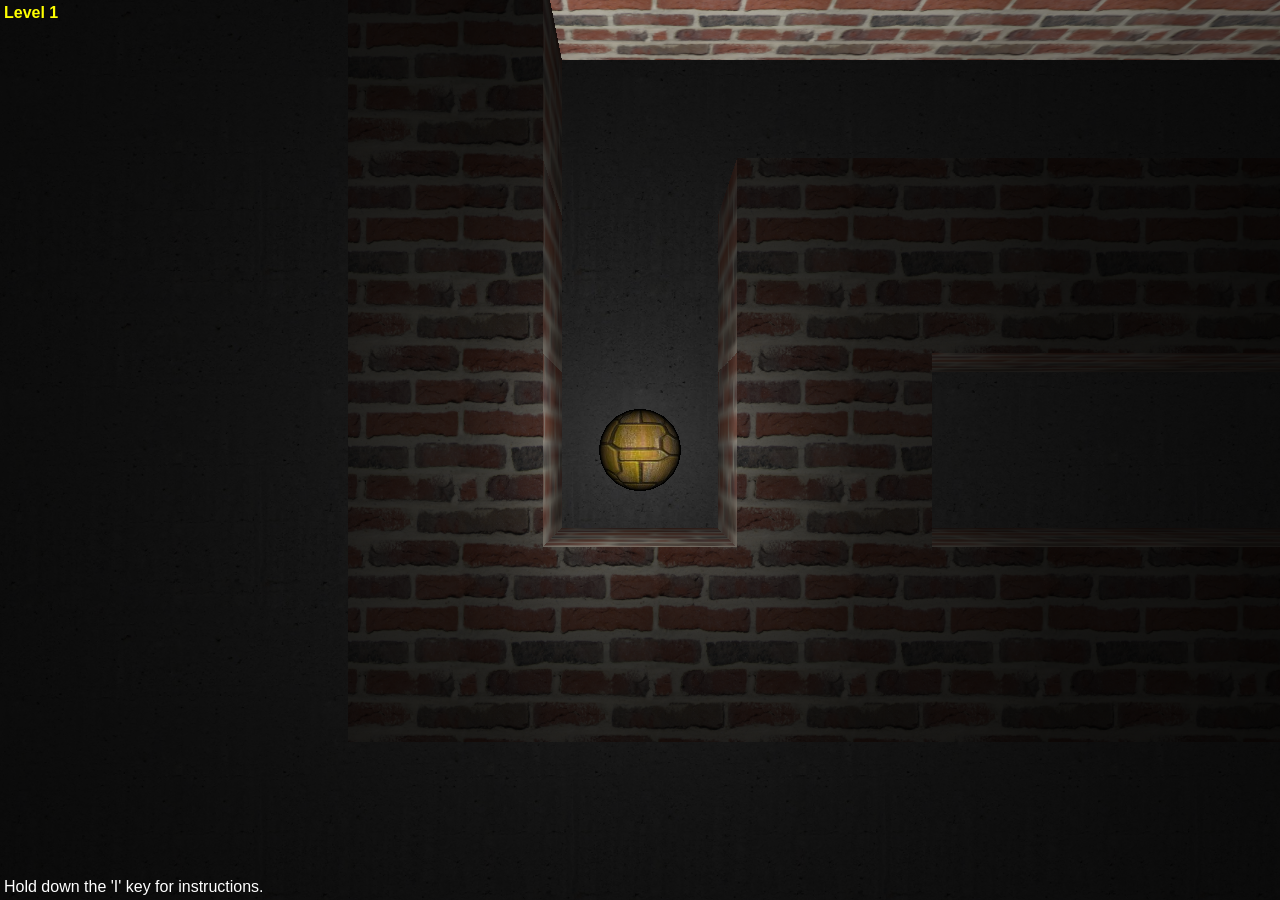
<file: play/marble-maze/index.html>
<html>

    <head>
    
        <script src='Box2dWeb.min.js'></script>
        <script src="Three.js"></script>
        <script src="keyboard.js"></script>
        <script src="jquery.js"></script>
        <script src="maze.js"></script>

        <script>

            var camera         = undefined, 
                scene          = undefined, 
                renderer       = undefined, 
                light          = undefined,
                mouseX         = undefined, 
                mouseY         = undefined,
                maze           = undefined, 
                mazeMesh       = undefined,
                mazeDimension  = 11,
                planeMesh      = undefined,
                ballMesh       = undefined,
                ballRadius     = 0.25,
                keyAxis        = [0, 0],
                ironTexture    = THREE.ImageUtils.loadTexture('ball.png'),
                planeTexture   = THREE.ImageUtils.loadTexture('concrete.png'),
                brickTexture   = THREE.ImageUtils.loadTexture('brick.png'),
                gameState      = undefined,

            // Box2D shortcuts
                b2World        = Box2D.Dynamics.b2World,
                b2FixtureDef   = Box2D.Dynamics.b2FixtureDef,
                b2BodyDef      = Box2D.Dynamics.b2BodyDef,
                b2Body		   = Box2D.Dynamics.b2Body,
                b2CircleShape  = Box2D.Collision.Shapes.b2CircleShape,
                b2PolygonShape = Box2D.Collision.Shapes.b2PolygonShape,
                b2Settings     = Box2D.Common.b2Settings,
                b2Vec2         = Box2D.Common.Math.b2Vec2,

            // Box2D world variables 
                wWorld         = undefined,
                wBall          = undefined;

            
            function createPhysicsWorld() {
                // Create the world object.
                wWorld = new b2World(new b2Vec2(0, 0), true);

                // Create the ball.
                var bodyDef = new b2BodyDef();
                bodyDef.type = b2Body.b2_dynamicBody;
                bodyDef.position.Set(1, 1);
                wBall = wWorld.CreateBody(bodyDef);
                var fixDef = new b2FixtureDef();
                fixDef.density = 1.0;
                fixDef.friction = 0.0;
                fixDef.restitution = 0.25;
                fixDef.shape = new b2CircleShape(ballRadius);
                wBall.CreateFixture(fixDef);

                // Create the maze.
                bodyDef.type = b2Body.b2_staticBody;
                fixDef.shape = new b2PolygonShape();
                fixDef.shape.SetAsBox(0.5, 0.5);
                for (var i = 0; i < maze.dimension; i++) {
                    for (var j = 0; j < maze.dimension; j++) {
                        if (maze[i][j]) {
                            bodyDef.position.x = i;
                            bodyDef.position.y = j;
                            wWorld.CreateBody(bodyDef).CreateFixture(fixDef);
                        }
                    }
                }
            }
            
            
            function generate_maze_mesh(field) {
                var dummy = new THREE.Geometry();
                for (var i = 0; i < field.dimension; i++) {
                    for (var j = 0; j < field.dimension; j++) {
                        if (field[i][j]) {
                            var geometry = new THREE.CubeGeometry(1,1,1,1,1,1);
                            var mesh_ij = new THREE.Mesh(geometry);
                            mesh_ij.position.x = i;
                            mesh_ij.position.y = j;
                            mesh_ij.position.z = 0.5;
                            THREE.GeometryUtils.merge(dummy, mesh_ij);
                        }
                    }
                }
                var material = new THREE.MeshPhongMaterial({map: brickTexture});
                var mesh = new THREE.Mesh(dummy, material)
                return mesh;
            }


            function createRenderWorld() {

                // Create the scene object.
                scene = new THREE.Scene();

                // Add the light.
                light= new THREE.PointLight(0xffffff, 1);
                light.position.set(1, 1, 1.3);
                scene.add(light);
                
                // Add the ball.
                g = new THREE.SphereGeometry(ballRadius, 32, 16);
                m = new THREE.MeshPhongMaterial({map:ironTexture});
                ballMesh = new THREE.Mesh(g, m);
                ballMesh.position.set(1, 1, ballRadius);
                scene.add(ballMesh);

                // Add the camera.
                var aspect = window.innerWidth/window.innerHeight;
                camera = new THREE.PerspectiveCamera(60, aspect, 1, 1000);
                camera.position.set(1, 1, 5);
                scene.add(camera);

                // Add the maze.
                mazeMesh = generate_maze_mesh(maze);
                scene.add(mazeMesh);

                // Add the ground.
                g = new THREE.PlaneGeometry(mazeDimension*10, mazeDimension*10, mazeDimension, mazeDimension);
                planeTexture.wrapS = planeTexture.wrapT = THREE.RepeatWrapping;
                planeTexture.repeat.set(mazeDimension*5, mazeDimension*5);
                m = new THREE.MeshPhongMaterial({map:planeTexture});
                planeMesh = new THREE.Mesh(g, m);
                planeMesh.position.set((mazeDimension-1)/2, (mazeDimension-1)/2, 0);
                planeMesh.rotation.set(Math.PI/2, 0, 0);
                scene.add(planeMesh);                

            }


            function updatePhysicsWorld() {

                // Apply "friction". 
                var lv = wBall.GetLinearVelocity();
                lv.Multiply(0.95);
                wBall.SetLinearVelocity(lv);
                
                // Apply user-directed force.
                var f = new b2Vec2(keyAxis[0]*wBall.GetMass()*0.25, keyAxis[1]*wBall.GetMass()*0.25);
                wBall.ApplyImpulse(f, wBall.GetPosition());          
                keyAxis = [0,0];

                // Take a time step.
                wWorld.Step(1/60, 8, 3);
            }
            

            function updateRenderWorld() {

                // Update ball position.
                var stepX = wBall.GetPosition().x - ballMesh.position.x;
                var stepY = wBall.GetPosition().y - ballMesh.position.y;
                ballMesh.position.x += stepX;
                ballMesh.position.y += stepY;

                // Update ball rotation.
                var tempMat = new THREE.Matrix4();
                tempMat.makeRotationAxis(new THREE.Vector3(0,1,0), stepX/ballRadius);
                tempMat.multiplySelf(ballMesh.matrix);
                ballMesh.matrix = tempMat;
                tempMat = new THREE.Matrix4();
                tempMat.makeRotationAxis(new THREE.Vector3(1,0,0), -stepY/ballRadius);
                tempMat.multiplySelf(ballMesh.matrix);
                ballMesh.matrix = tempMat;
                ballMesh.rotation.getRotationFromMatrix(ballMesh.matrix);
                
                // Update camera and light positions.
                camera.position.x += (ballMesh.position.x - camera.position.x) * 0.1;
                camera.position.y += (ballMesh.position.y - camera.position.y) * 0.1;
                camera.position.z += (5 - camera.position.z) * 0.1;
                light.position.x = camera.position.x;
                light.position.y = camera.position.y;
                light.position.z = camera.position.z - 3.7;
            }


            function gameLoop() {
            
                switch(gameState) {
                
                    case 'initialize':
                        maze = generateSquareMaze(mazeDimension);
                        maze[mazeDimension-1][mazeDimension-2] = false;
                        createPhysicsWorld();
                        createRenderWorld();
                        camera.position.set(1, 1, 5);
                        light.position.set(1, 1, 1.3);
                        light.intensity = 0;
                        var level = Math.floor((mazeDimension-1)/2 - 4);
                        $('#level').html('Level ' + level);
                        gameState = 'fade in';
                        break;
                        
                    case 'fade in':
                        light.intensity += 0.1 * (1.0 - light.intensity);
                        renderer.render(scene, camera);
                        if (Math.abs(light.intensity - 1.0) < 0.05) {
                            light.intensity = 1.0;
                            gameState = 'play'
                        }
                        break;

                    case 'play':
                        updatePhysicsWorld();
                        updateRenderWorld();
                        renderer.render(scene, camera);

                        // Check for victory.
                        var mazeX = Math.floor(ballMesh.position.x + 0.5);
                        var mazeY = Math.floor(ballMesh.position.y + 0.5);
                        if (mazeX == mazeDimension && mazeY == mazeDimension - 2) { 
                            mazeDimension += 2;
                            gameState = 'fade out';
                        }
                        break;
                
                    case 'fade out':
                        updatePhysicsWorld();
                        updateRenderWorld();
                        light.intensity += 0.1 * (0.0 - light.intensity);
                        renderer.render(scene, camera);
                        if (Math.abs(light.intensity - 0.0) < 0.1) {
                            light.intensity = 0.0;
                            renderer.render(scene, camera);
                            gameState = 'initialize'
                        }
                        break;
                        
                }
            
                requestAnimationFrame(gameLoop);

            }


            function onResize() {
                renderer.setSize(window.innerWidth, window.innerHeight);
                camera.aspect = window.innerWidth/window.innerHeight;
                camera.updateProjectionMatrix();
            }
            

            function onMoveKey(axis) {
                keyAxis = axis.slice(0);
            }

            
            jQuery.fn.centerv = function () {
                wh = window.innerHeight;
                h = this.outerHeight();
                this.css("position", "absolute");
                this.css("top", Math.max(0, (wh - h)/2) + "px");
                return this;
            }            

            
            jQuery.fn.centerh = function () {
                ww = window.innerWidth;
                w = this.outerWidth();
                this.css("position", "absolute");
                this.css("left", Math.max(0, (ww - w)/2) + "px");
                return this;
            }            

            
            jQuery.fn.center = function () {
                this.centerv();
                this.centerh();
                return this;
            }            

            
            $(document).ready(function() {

                // Prepare the instructions.
                $('#instructions').center();
                $('#instructions').hide();
                KeyboardJS.bind.key('i', function(){$('#instructions').show()}, 
                                         function(){$('#instructions').hide()});
    
                // Create the renderer.
                renderer = new THREE.WebGLRenderer();
                renderer.setSize(window.innerWidth, window.innerHeight);
                document.body.appendChild(renderer.domElement);

                // Bind keyboard and resize events.
                KeyboardJS.bind.axis('left', 'right', 'down', 'up', onMoveKey);
                KeyboardJS.bind.axis('h', 'l', 'j', 'k', onMoveKey);
                $(window).resize(onResize);
                

                // Set the initial game state.
                gameState = 'initialize';
                
                // Start the game loop.
                requestAnimationFrame(gameLoop);

            })
            
            

        </script>
    
        <style>
        
            body {
                background: black;
                margin: 0;
                padding: 0;
                font-family: 'Helvetica';
            }
            
            #instructions {
                background-color: rgba(0,0,0,0.75);
                color: white;
                text-align: center;
                padding: 32px;
                margin: 0px;
                display: inline;
                border: 2px solid white;
            }

            #help {
                position: absolute;
                left: 0px;
                bottom: 0px;
                padding: 4px;
                color: white;   
            }

            #level {
                position: absolute;
                left: 0px;
                top: 0px;
                padding: 4px;
                color: yellow;   
                font-weight: bold;
            }

        </style>
        
    </head>
    
    <body>
    
    <div id='instructions'>
        How to play Astray:
        <br><br>
        Use the arrow keys to move the ball and find the exit to the maze.
        <br><br>
        Vim trainees: h, j, k, l
    </div>
    
    <div id='help'>
        Hold down the 'I' key for instructions.
    </div>

    <div id='level'>
        Level 1
    </div>
    
    </body>

</html>
</file>
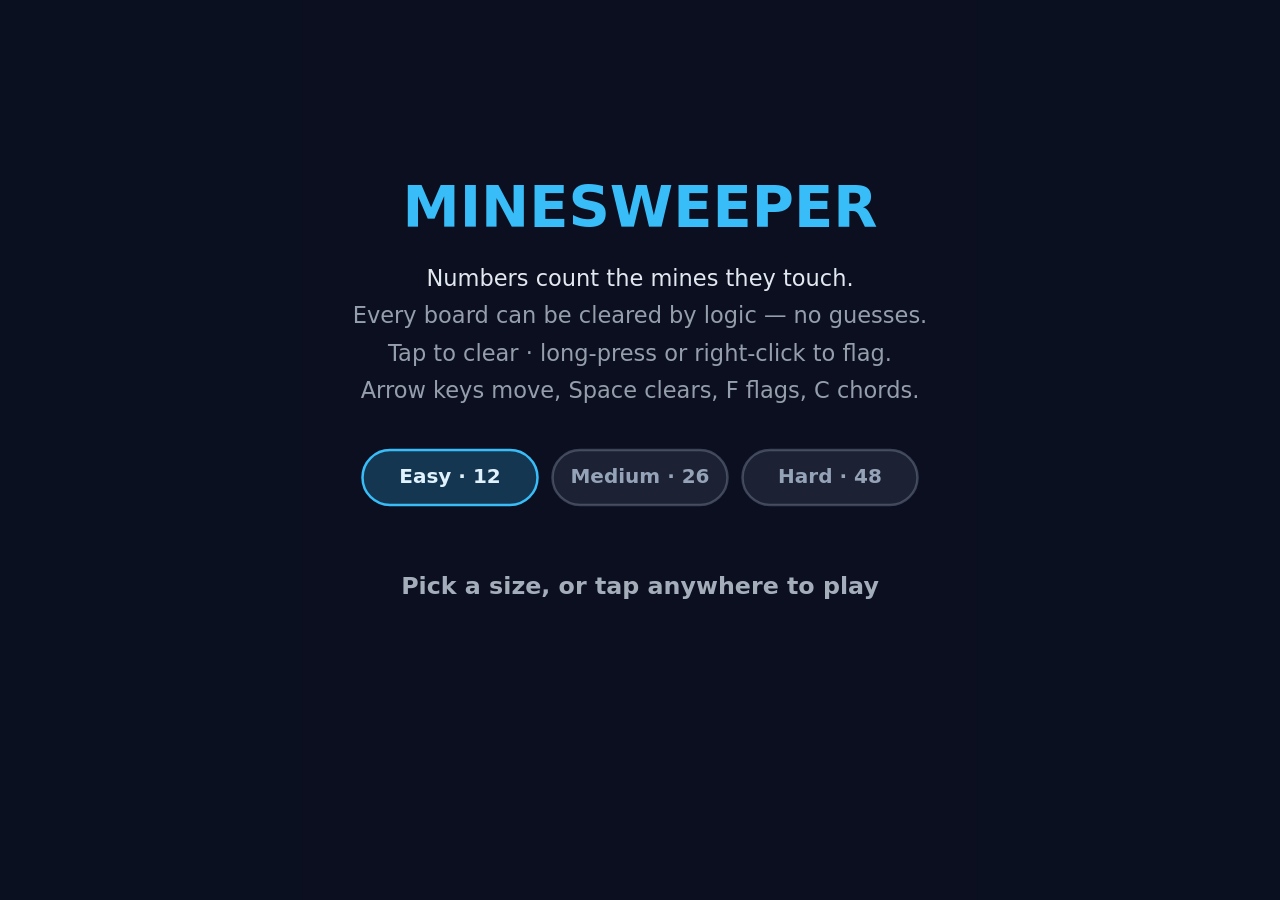
<file: play/minesweeper/index.html>
<!doctype html>
<html lang="en">
<head>
<meta charset="utf-8">
<meta name="viewport" content="width=device-width, initial-scale=1, maximum-scale=1, user-scalable=no">
<meta name="color-scheme" content="dark">
<title>Minesweeper — Arkai</title>
<style>
  html, body { margin: 0; height: 100%; background: #0b1020; overflow: hidden; }
  body { -webkit-user-select: none; user-select: none; -webkit-tap-highlight-color: transparent; }
  canvas { display: block; width: 100vw; height: 100vh; touch-action: none; outline: none; cursor: pointer; }
</style>
</head>
<body>
<canvas id="game" tabindex="0" aria-label="Minesweeper. Every board can be cleared without guessing. Tap a tile to clear it, long-press or right-click to place a flag. Arrow keys move the cursor, Space clears, F flags."></canvas>
<script>
(() => {
  'use strict';

  const W = 540, H = 720;
  const AREA_TOP = 92, AREA_BOTTOM = 56, AREA_PAD = 18;
  const FONT = 'system-ui, -apple-system, "Segoe UI", Roboto, "Helvetica Neue", Arial, sans-serif';
  const LONG_PRESS = 340;   // ms held before a tap becomes a flag
  const DRAG_SLOP = 12;     // px of movement that cancels a tap

  const LEVELS = [
    { key: 'easy', name: 'Easy', cols: 9, rows: 11, mines: 12 },
    { key: 'medium', name: 'Medium', cols: 11, rows: 14, mines: 26 },
    { key: 'hard', name: 'Hard', cols: 13, rows: 17, mines: 48 },
  ];

  const NUM_COLORS = ['', '#60a5fa', '#4ade80', '#f87171', '#c084fc', '#fb923c', '#22d3ee', '#e2e8f0', '#94a3b8'];
  const STORE_LEVEL = 'arkai:minesweeper:level', STORE_MUTE = 'arkai:minesweeper:muted';
  const bestKey = (key) => `arkai:minesweeper:best:${key}`;

  // Set by the picture generator before this script runs: the game is being
  // photographed for its thumbnail and social card, and poses (posePicture).
  const PICTURE = window.__arkaiPicture === true;

  const canvas = document.getElementById('game');
  const ctx = canvas.getContext('2d');

  // A pose reads nothing and leaves nothing behind: storage is inert under it.
  const storage = {
    get(key) { if (PICTURE) return null; try { return localStorage.getItem(key); } catch { return null; } },
    set(key, value) { if (PICTURE) return false; try { localStorage.setItem(key, value); return true; } catch { return false; } },
  };

  const savedLevel = LEVELS.findIndex((level) => level.key === storage.get(STORE_LEVEL));

  const S = {
    mode: 'title',          // title | playing | won | lost
    level: savedLevel >= 0 ? savedLevel : 0,
    grid: [], cols: 0, rows: 0, mines: 0,
    placed: false,          // mines are laid on the first reveal, never before
    revealed: 0, flags: 0,
    time: 0, running: false,
    best: 0, newBest: false,
    cursor: { x: 0, y: 0 }, cursorVisible: false,
    flagMode: false,
    muted: storage.get(STORE_MUTE) === '1',
    clock: 0, shake: 0, overT: 0,
    parts: [],
    boom: null,             // the mine that ended it, for the red highlight
  };

  // layout, recomputed whenever the level changes
  const L = { cell: 40, x: 0, y: 0, w: 0, h: 0 };

  // A minefield between taps is a still picture, and so is the title. Redrawn sixty
  // times a second it cost a phone battery for identical pixels, and Lighthouse
  // measured the page's main thread busy for seconds on a screen nobody touched.
  // Sudoku Sixes' rule, kept here: every event handler invalidates first thing, and
  // the loop owns what no event announces — a running animation and the clock
  // reaching a new second. A missed invalidate is a frozen game (see the test).
  let dirty = true, wasAnimating = false, shownSecond = -1;
  const invalidate = () => { dirty = true; };

  const emit = (event, data) => {
    if (PICTURE) return;    // a photograph is not a game the portal should count
    try {
      if (window.parent && window.parent !== window) {
        window.parent.postMessage({ type: 'game-event', event, data: data || {} }, location.origin);
      }
    } catch { /* not embedded */ }
  };
  // A throw nobody caught is a bug a player has just met, and until now only they knew.
  // Said once per page: a frame that throws sixty times a second is one fact, not sixty.
  // Only this page's own script counts (an extension's error is not the game breaking),
  // and the line travels with it: this file ships byte for byte, so the line is exact.
  let crashed = false;
  window.addEventListener('error', (e) => {
    if (crashed || !String(e.filename).startsWith(location.origin + location.pathname)) return;
    crashed = true;
    emit('crash', { line: e.lineno });
  });

  // ---- sound (generated, no assets) ----
  let audio = null;
  const ensureAudio = () => {
    if (audio || S.muted) return;
    try {
      const Ctx = window.AudioContext || window.webkitAudioContext;
      if (Ctx) audio = new Ctx();
    } catch { audio = null; }
  };
  const tone = (freq, dur = 0.06, type = 'square', vol = 0.045, delay = 0) => {
    if (S.muted || !audio || audio.state !== 'running') return;
    const t = audio.currentTime + delay;
    const osc = audio.createOscillator();
    const gain = audio.createGain();
    osc.type = type;
    osc.frequency.setValueAtTime(freq, t);
    gain.gain.setValueAtTime(0, t);
    gain.gain.linearRampToValueAtTime(vol, t + 0.006);
    gain.gain.exponentialRampToValueAtTime(0.0001, t + dur);
    osc.connect(gain);
    gain.connect(audio.destination);
    osc.start(t);
    osc.stop(t + dur + 0.02);
  };

  // ---- grid helpers ----
  const idx = (x, y) => y * S.cols + x;
  const inside = (x, y) => x >= 0 && y >= 0 && x < S.cols && y < S.rows;
  const at = (x, y) => (inside(x, y) ? S.grid[idx(x, y)] : null);

  function* neighbours(x, y) {
    for (let dy = -1; dy <= 1; dy++) {
      for (let dx = -1; dx <= 1; dx++) {
        if (dx === 0 && dy === 0) continue;
        if (inside(x + dx, y + dy)) yield S.grid[idx(x + dx, y + dy)];
      }
    }
  }

  function layout() {
    const availW = W - AREA_PAD * 2;
    const availH = H - AREA_TOP - AREA_BOTTOM;
    L.cell = Math.floor(Math.min(availW / S.cols, availH / S.rows));
    L.w = L.cell * S.cols;
    L.h = L.cell * S.rows;
    L.x = Math.round((W - L.w) / 2);
    L.y = Math.round(AREA_TOP + (availH - L.h) / 2);
  }

  function newGame(levelIndex) {
    const level = LEVELS[levelIndex];
    S.level = levelIndex;
    S.cols = level.cols; S.rows = level.rows; S.mines = level.mines;
    S.grid = Array.from({ length: level.cols * level.rows }, (unused, i) => ({
      x: i % level.cols, y: Math.floor(i / level.cols),
      mine: false, revealed: false, flagged: false, n: 0, t: 0, wrong: false,
    }));
    S.placed = false; S.logical = true;
    S.revealed = 0; S.flags = 0;
    S.time = 0; S.running = false; S.runStart = 0;
    S.newBest = false;
    S.best = Number(storage.get(bestKey(level.key))) || 0;
    S.cursor = { x: Math.floor(level.cols / 2), y: Math.floor(level.rows / 2) };
    S.overT = 0; S.shake = 0; S.parts = []; S.boom = null;
    S.flagMode = false; S.cursorVisible = false;
    S.mode = 'playing';
    storage.set(STORE_LEVEL, level.key);
    layout();
    emit('start', { game: 'minesweeper', level: level.key });
  }

  // ---- minefield core begin ----
  // No board here ever asks for a guess. After the first tap, mines are dealt
  // again and again until a player who only ever makes sound deductions,
  // starting from that tap, clears the whole field. The deductions are the ones
  // players actually use: a number already satisfied frees its other neighbours,
  // a number with exactly as many hidden neighbours as mines left flags them all,
  // two overlapping numbers are read together (1-2-1 and its kin), and once every
  // mine is found the counter says the rest is safe. A board those four rules
  // cannot finish is thrown away, even when a cleverer argument would have
  // cracked it.
  const core = (() => {
    function neighbourTable(cols, rows) {
      const table = [];
      for (let i = 0; i < cols * rows; i++) {
        const x = i % cols, y = (i - x) / cols, list = [];
        for (let dy = -1; dy <= 1; dy++) {
          for (let dx = -1; dx <= 1; dx++) {
            if (!dx && !dy) continue;
            const nx = x + dx, ny = y + dy;
            if (nx >= 0 && ny >= 0 && nx < cols && ny < rows) list.push(ny * cols + nx);
          }
        }
        table.push(list);
      }
      return table;
    }

    // mine: one byte per tile. Returns true when logic alone, starting with a
    // reveal of `start`, opens every safe tile.
    function solvesByLogic(cols, rows, mine, start, near = neighbourTable(cols, rows)) {
      const size = cols * rows;
      const count = new Uint8Array(size);
      let mines = 0;
      for (let i = 0; i < size; i++) {
        if (mine[i]) { mines++; continue; }
        for (const j of near[i]) count[i] += mine[j];
      }
      if (mine[start]) return false;
      const state = new Uint8Array(size);   // 0 hidden, 1 open, 2 known mine
      const queued = new Uint8Array(size), queue = [];
      const stamp = new Int32Array(size);
      let open = 0, marked = 0, tick = 0;
      const safeTotal = size - mines;

      // A tile changed: each open number beside it has something new to say,
      // and only those are read again.
      const touch = (c) => {
        for (const j of near[c]) if (state[j] === 1 && count[j] && !queued[j]) { queued[j] = 1; queue.push(j); }
      };
      function reveal(i) {
        const stack = [i];
        while (stack.length) {
          const c = stack.pop();
          if (state[c]) continue;
          if (mine[c]) return false;          // unreachable while the rules are sound
          state[c] = 1; open++;
          if (count[c] === 0) { for (const j of near[c]) if (!state[j]) stack.push(j); }
          else if (!queued[c]) { queued[c] = 1; queue.push(c); }
          touch(c);
        }
        return true;
      }
      const mark = (i) => { if (!state[i]) { state[i] = 2; marked++; touch(i); } };

      // A constraint: the hidden tiles around an open number, and how many of
      // them are mines.
      function constraint(i) {
        const hidden = [];
        let need = count[i];
        for (const j of near[i]) {
          if (state[j] === 0) hidden.push(j);
          else if (state[j] === 2) need--;
        }
        return { hidden, need };
      }

      if (!reveal(start)) return false;
      while (open < safeTotal) {
        // 1. One number on its own.
        while (queue.length) {
          const i = queue.pop();
          queued[i] = 0;
          const { hidden, need } = constraint(i);
          if (!hidden.length) continue;
          if (need === 0) { for (const j of hidden) if (!reveal(j)) return false; }
          else if (need === hidden.length) for (const j of hidden) mark(j);
        }
        if (open === safeTotal) break;

        // 2. Two overlapping numbers read together. With `both` the shared
        // hidden tiles, the mines among them are bounded from both sides; what
        // is left for each number's private tiles may then be all or nothing.
        const frontier = [], owners = [];
        for (let i = 0; i < size; i++) {
          if (state[i] !== 1 || count[i] === 0) continue;
          const c = constraint(i);
          if (!c.hidden.length) continue;
          for (const j of c.hidden) (owners[j] || (owners[j] = [])).push(frontier.length);
          frontier.push(c);
        }
        const partnered = new Int32Array(frontier.length).fill(-1);
        const safe = [], sure = [];
        for (let a = 0; a < frontier.length; a++) {
          const A = frontier[a], partners = [];
          for (const j of A.hidden) for (const b of owners[j]) if (b > a && partnered[b] !== a) { partnered[b] = a; partners.push(b); }
          for (const b of partners) {
            const B = frontier[b];
            tick++;
            for (const j of B.hidden) stamp[j] = tick;
            const both = [], onlyA = [];
            for (const j of A.hidden) (stamp[j] === tick ? both : onlyA).push(j);
            tick++;
            for (const j of both) stamp[j] = tick;
            const onlyB = B.hidden.filter((j) => stamp[j] !== tick);
            const most = Math.min(both.length, A.need, B.need);
            const least = Math.max(0, A.need - onlyA.length, B.need - onlyB.length);
            for (const [need, only] of [[A.need, onlyA], [B.need, onlyB]]) {
              if (!only.length) continue;
              if (need - least === 0) safe.push(...only);
              else if (need - most === only.length) sure.push(...only);
            }
          }
        }
        for (const j of sure) mark(j);
        for (const j of safe) if (!reveal(j)) return false;
        if (safe.length || sure.length) continue;

        // 3. The mine counter: with every mine found, whatever is still hidden is
        // safe. Its mirror, every hidden tile a mine, cannot arise here: the loop
        // only runs while a safe tile is still hidden.
        if (marked === mines) {
          for (let i = 0; i < size; i++) if (state[i] === 0 && !reveal(i)) return false;
          continue;
        }

        return false;                            // only a guess would go on from here
      }
      return true;
    }

    // Deals `mines` mines around the tile (sx, sy) and its eight neighbours
    // (only the tile itself on a board too small for the hole), redealing until
    // solvesByLogic clears it. `random` is Math.random in the game and a seeded
    // generator in the tests. After `tries` failed deals the last one stands,
    // guessable, and says so: the measured odds of reaching it are in the test.
    function layMines(cols, rows, mines, sx, sy, random, tries = 4000) {
      const size = cols * rows, near = neighbourTable(cols, rows), start = sy * cols + sx;
      const keep = new Set([start]);
      for (const j of near[start]) keep.add(j);
      let pool = [];
      for (let i = 0; i < size; i++) if (!keep.has(i)) pool.push(i);
      if (pool.length < mines) { pool = []; for (let i = 0; i < size; i++) if (i !== start) pool.push(i); }
      const mine = new Uint8Array(size);
      for (let deal = 1; deal <= tries; deal++) {
        mine.fill(0);
        for (let k = 0; k < mines && k < pool.length; k++) {   // partial Fisher-Yates
          const r = k + Math.floor(random() * (pool.length - k));
          [pool[k], pool[r]] = [pool[r], pool[k]];
          mine[pool[k]] = 1;
        }
        if (solvesByLogic(cols, rows, mine, start, near)) return { mine, deals: deal, logical: true };
      }
      return { mine, deals: tries, logical: false };
    }

    return { neighbourTable, solvesByLogic, layMines };
  })();
  // ---- minefield core end ----

  // Mines are laid after the first tap, around it: a first click that loses the
  // game is the one thing a player can neither read nor prevent — and neither is
  // a board that later needs a coin flip, so the deal is one logic can finish.
  function placeMines(safeX, safeY) {
    const { mine, logical } = core.layMines(S.cols, S.rows, S.mines, safeX, safeY, Math.random);
    for (let i = 0; i < S.grid.length; i++) S.grid[i].mine = mine[i] === 1;
    S.logical = logical;    // false only after 4000 unreadable deals: then say nothing about it
    numberCells();
  }

  function numberCells() {
    for (const cell of S.grid) {
      if (cell.mine) continue;
      let n = 0;
      for (const other of neighbours(cell.x, cell.y)) if (other.mine) n++;
      cell.n = n;
    }
    S.placed = true;
  }

  function spawnParts(px, py, color, count) {
    for (let i = 0; i < count; i++) {
      const a = Math.random() * Math.PI * 2, s = 50 + Math.random() * 180;
      S.parts.push({ x: px, y: py, vx: Math.cos(a) * s, vy: Math.sin(a) * s, life: 0.5 + Math.random() * 0.4, t: 0, color });
    }
  }

  // ---- the picture (D-025) ----
  // An Easy board part-way through: one opening tap, two safe follow-ups, six
  // flags. Literal, so two photographs match; opened by reveal() and drawn by
  // draw() like any position a player reaches. `*` is a mine, `F` a flagged one.
  const POSE_MINES = [
    '......F..',
    '......F*.',
    '.......*.',
    'F......F.',
    '...F.....',
    '........*',
    '.........',
    '.*....F..',
    '..**.....',
    '.........',
    '.........',
  ];
  const POSE_TAPS = [[2, 1], [2, 4], [1, 4]];

  function posePicture() {
    newGame(0);
    POSE_MINES.forEach((row, y) => [...row].forEach((ch, x) => { at(x, y).mine = ch !== '.'; }));
    numberCells();          // S.placed: reveal() neither lays mines nor starts the clock
    for (const [x, y] of POSE_TAPS) reveal(x, y);
    POSE_MINES.forEach((row, y) => [...row].forEach((ch, x) => { if (ch === 'F') toggleFlag(x, y); }));
    for (const cell of S.grid) cell.t = 1;   // numbers fully faded in
    S.time = 38;
    S.best = 84;
  }

  const cellCenter = (cell) => ({ x: L.x + cell.x * L.cell + L.cell / 2, y: L.y + cell.y * L.cell + L.cell / 2 });

  function reveal(x, y) {
    const first = at(x, y);
    if (!first || first.revealed || first.flagged) return;
    if (!S.placed) {
      placeMines(x, y);
      S.runStart = performance.now();
      S.running = true;
    }
    if (first.mine) return lose(first);

    // Iterative flood: a 13x17 board of zeros is 221 frames deep in recursion
    // on the unlucky board, and that is a crash the player cannot retry past.
    const stack = [first];
    let opened = 0;
    while (stack.length) {
      const cell = stack.pop();
      if (cell.revealed || cell.flagged) continue;
      cell.revealed = true;
      cell.t = 0;
      S.revealed++;
      opened++;
      if (cell.n === 0) for (const other of neighbours(cell.x, cell.y)) if (!other.revealed && !other.mine) stack.push(other);
    }
    if (opened > 0) tone(opened > 6 ? 520 : 380, 0.05, 'triangle', 0.04);
    checkWin();
  }

  // Clicking a satisfied number opens the rest of its neighbours. It is the move
  // that makes a big board playable, and it is where a misplaced flag costs you.
  function chord(x, y) {
    const cell = at(x, y);
    if (!cell || !cell.revealed || cell.n === 0) return;
    let flagged = 0;
    for (const other of neighbours(x, y)) if (other.flagged) flagged++;
    if (flagged !== cell.n) return;
    for (const other of neighbours(x, y)) {
      if (!other.flagged && !other.revealed) reveal(other.x, other.y);
      if (S.mode !== 'playing') return;
    }
  }

  function toggleFlag(x, y) {
    const cell = at(x, y);
    if (!cell || cell.revealed || S.mode !== 'playing') return;
    cell.flagged = !cell.flagged;
    S.flags += cell.flagged ? 1 : -1;
    tone(cell.flagged ? 700 : 420, 0.05, 'square', 0.04);
  }

  function lose(mine) {
    S.mode = 'lost';
    S.running = false;
    S.overT = 0;
    S.shake = 14;
    S.boom = mine;
    mine.revealed = true;
    for (const cell of S.grid) {
      if (cell.mine && !cell.flagged) cell.revealed = true;
      if (!cell.mine && cell.flagged) cell.wrong = true;
    }
    const c = cellCenter(mine);
    spawnParts(c.x, c.y, '#f87171', 30);
    tone(260, 0.16, 'sawtooth', 0.05);
    tone(170, 0.24, 'sawtooth', 0.05, 0.12);
    tone(110, 0.32, 'sawtooth', 0.05, 0.26);
    emit('gameover', { game: 'minesweeper', won: false, time: Math.floor(S.time) });
  }

  function checkWin() {
    if (S.revealed < S.grid.length - S.mines) return;
    S.mode = 'won';
    S.running = false;
    S.overT = 0;
    for (const cell of S.grid) if (cell.mine && !cell.flagged) { cell.flagged = true; S.flags++; }
    const seconds = Math.max(1, Math.floor(S.time));
    const key = bestKey(LEVELS[S.level].key);
    if (S.best === 0 || seconds < S.best) {
      S.best = seconds;
      S.newBest = true;
      storage.set(key, String(seconds));
    }
    for (let i = 0; i < 5; i++) {
      spawnParts(60 + Math.random() * (W - 120), 200 + Math.random() * 260, ['#38bdf8', '#4ade80', '#fbbf24'][i % 3], 14);
    }
    [523, 659, 784, 1046].forEach((f, i) => tone(f, 0.16, 'triangle', 0.05, i * 0.09));
    emit('gameover', { game: 'minesweeper', won: true, time: seconds });
  }

  // ---- update ----
  function update(dt) {
    S.clock += dt;
    if (S.shake > 0) S.shake = Math.max(0, S.shake - dt * 32);
    if (S.mode === 'won' || S.mode === 'lost') S.overT += dt;
    // Wall clock, not a sum of frame deltas. The deltas are clamped to 50 ms
    // and stop entirely in a hidden tab, so the old clock ran slow exactly when
    // it mattered — and it is what gets written to the best-time record.
    if (S.running) S.time = (performance.now() - S.runStart) / 1000;
    for (const cell of S.grid) if (cell.revealed && cell.t < 1) cell.t = Math.min(1, cell.t + dt * 7);
    for (let i = S.parts.length - 1; i >= 0; i--) {
      const p = S.parts[i];
      p.t += dt;
      if (p.t >= p.life) { S.parts.splice(i, 1); continue; }
      p.x += p.vx * dt; p.y += p.vy * dt;
      p.vx *= 0.95; p.vy = p.vy * 0.95 + 300 * dt;
    }
  }

  // ---- drawing ----
  const view = { scale: 1, ox: 0, oy: 0, dpr: 1, cw: 0, ch: 0 };

  function resize() {
    invalidate();           // assigning canvas.width below wipes the picture
    const dpr = Math.min(window.devicePixelRatio || 1, 2.5);
    const cw = window.innerWidth, ch = window.innerHeight;
    view.dpr = dpr; view.cw = cw; view.ch = ch;
    view.scale = Math.min(cw / W, ch / H);
    view.ox = (cw - W * view.scale) / 2;
    view.oy = (ch - H * view.scale) / 2;
    canvas.width = Math.round(cw * dpr);
    canvas.height = Math.round(ch * dpr);
  }

  const roundRect = (x, y, w, h, r) => {
    const rr = Math.min(r, w / 2, h / 2);
    ctx.beginPath();
    ctx.moveTo(x + rr, y);
    ctx.arcTo(x + w, y, x + w, y + h, rr);
    ctx.arcTo(x + w, y + h, x, y + h, rr);
    ctx.arcTo(x, y + h, x, y, rr);
    ctx.arcTo(x, y, x + w, y, rr);
    ctx.closePath();
  };

  const clock = (seconds) => {
    const s = Math.floor(seconds);
    return `${String(Math.floor(s / 60)).padStart(2, '0')}:${String(s % 60).padStart(2, '0')}`;
  };

  function drawFlag(cx, cy, size) {
    ctx.strokeStyle = '#94a3b8';
    ctx.lineWidth = Math.max(2, size * 0.07);
    ctx.beginPath();
    ctx.moveTo(cx - size * 0.02, cy - size * 0.3);
    ctx.lineTo(cx - size * 0.02, cy + size * 0.28);
    ctx.stroke();
    ctx.fillStyle = '#94a3b8';
    ctx.fillRect(cx - size * 0.24, cy + size * 0.26, size * 0.48, size * 0.1);
    ctx.fillStyle = '#ef4444';
    ctx.beginPath();
    ctx.moveTo(cx - size * 0.02, cy - size * 0.32);
    ctx.lineTo(cx + size * 0.3, cy - size * 0.14);
    ctx.lineTo(cx - size * 0.02, cy + size * 0.04);
    ctx.closePath();
    ctx.fill();
  }

  function drawMine(cx, cy, size, color) {
    ctx.strokeStyle = color;
    ctx.lineWidth = Math.max(2, size * 0.07);
    for (let i = 0; i < 4; i++) {
      const a = (Math.PI / 4) * i;
      ctx.beginPath();
      ctx.moveTo(cx - Math.cos(a) * size * 0.34, cy - Math.sin(a) * size * 0.34);
      ctx.lineTo(cx + Math.cos(a) * size * 0.34, cy + Math.sin(a) * size * 0.34);
      ctx.stroke();
    }
    ctx.fillStyle = color;
    ctx.beginPath();
    ctx.arc(cx, cy, size * 0.22, 0, Math.PI * 2);
    ctx.fill();
    ctx.fillStyle = 'rgba(255,255,255,0.75)';
    ctx.beginPath();
    ctx.arc(cx - size * 0.07, cy - size * 0.08, size * 0.06, 0, Math.PI * 2);
    ctx.fill();
  }

  function drawBoard() {
    ctx.fillStyle = '#0d1428';
    roundRect(L.x - 8, L.y - 8, L.w + 16, L.h + 16, 14);
    ctx.fill();
    ctx.strokeStyle = 'rgba(56, 189, 248, 0.18)';
    ctx.lineWidth = 2;
    ctx.stroke();

    const size = L.cell;
    const pad = Math.max(1, Math.round(size * 0.05));
    for (const cell of S.grid) {
      const x = L.x + cell.x * size, y = L.y + cell.y * size;
      const cx = x + size / 2, cy = y + size / 2;

      if (!cell.revealed) {
        ctx.fillStyle = (cell.x + cell.y) % 2 === 0 ? '#243047' : '#1f2a3f';
        roundRect(x + pad, y + pad, size - pad * 2, size - pad * 2, size * 0.16);
        ctx.fill();
        ctx.fillStyle = 'rgba(255,255,255,0.05)';
        roundRect(x + pad, y + pad, size - pad * 2, (size - pad * 2) * 0.45, size * 0.16);
        ctx.fill();
        if (cell.flagged) drawFlag(cx, cy, size);
        if (cell.wrong) {
          ctx.strokeStyle = '#ef4444';
          ctx.lineWidth = Math.max(2, size * 0.06);
          ctx.beginPath();
          ctx.moveTo(x + size * 0.25, y + size * 0.25);
          ctx.lineTo(x + size * 0.75, y + size * 0.75);
          ctx.moveTo(x + size * 0.75, y + size * 0.25);
          ctx.lineTo(x + size * 0.25, y + size * 0.75);
          ctx.stroke();
        }
      } else {
        const k = cell.t;
        ctx.fillStyle = cell === S.boom ? '#7f1d1d' : '#111a2e';
        roundRect(x + pad, y + pad, size - pad * 2, size - pad * 2, size * 0.16);
        ctx.fill();
        if (cell.mine) {
          drawMine(cx, cy, size, cell === S.boom ? '#fecaca' : '#f87171');
        } else if (cell.n > 0) {
          ctx.globalAlpha = k;
          ctx.fillStyle = NUM_COLORS[cell.n];
          ctx.font = `700 ${Math.round(size * 0.52)}px ${FONT}`;
          ctx.textAlign = 'center';
          ctx.textBaseline = 'middle';
          ctx.fillText(String(cell.n), cx, cy + size * 0.02);
          ctx.globalAlpha = 1;
        }
      }
    }

    if (S.cursorVisible && S.mode === 'playing') {
      ctx.strokeStyle = '#38bdf8';
      ctx.lineWidth = 3;
      roundRect(L.x + S.cursor.x * size + 1, L.y + S.cursor.y * size + 1, size - 2, size - 2, size * 0.18);
      ctx.stroke();
    }
  }

  function chip(x, y, w, h, label, active) {
    ctx.fillStyle = active ? 'rgba(56, 189, 248, 0.22)' : 'rgba(148, 163, 184, 0.12)';
    roundRect(x, y, w, h, h / 2);
    ctx.fill();
    ctx.strokeStyle = active ? '#38bdf8' : 'rgba(148, 163, 184, 0.35)';
    ctx.lineWidth = 2;
    ctx.stroke();
    ctx.fillStyle = active ? '#e0f2fe' : '#94a3b8';
    ctx.font = `600 16px ${FONT}`;
    ctx.textAlign = 'center';
    ctx.textBaseline = 'middle';
    ctx.fillText(label, x + w / 2, y + h / 2);
  }

  // Hit boxes are built where they are drawn, so a moved button cannot keep an
  // old, invisible tap target alive somewhere else on the screen.
  const hits = [];
  const hitBox = (id, x, y, w, h) => { hits.push({ id, x, y, w, h }); };
  const hitAt = (x, y) => hits.find((b) => x >= b.x && x <= b.x + b.w && y >= b.y && y <= b.y + b.h);

  function drawHud() {
    hits.length = 0;
    ctx.textBaseline = 'middle';

    ctx.textAlign = 'left';
    ctx.font = `600 13px ${FONT}`;
    ctx.fillStyle = '#7dd3fc';
    ctx.fillText('MINES', 20, 22);
    ctx.font = `700 24px ${FONT}`;
    ctx.fillStyle = '#e2e8f0';
    // Classic minesweeper goes negative on purpose: clamping at zero tells a
    // player who over-flagged that the board is solved when it is not.
    ctx.fillText(String(S.mines - S.flags), 20, 45);

    ctx.textAlign = 'center';
    ctx.font = `600 13px ${FONT}`;
    ctx.fillStyle = '#7dd3fc';
    ctx.fillText('TIME', W / 2, 22);
    ctx.font = `700 24px ${FONT}`;
    ctx.fillStyle = '#e2e8f0';
    ctx.fillText(clock(S.time), W / 2, 45);

    ctx.textAlign = 'right';
    ctx.font = `600 13px ${FONT}`;
    ctx.fillStyle = '#7dd3fc';
    ctx.fillText('BEST', W - 20, 22);
    ctx.font = `700 24px ${FONT}`;
    ctx.fillStyle = S.newBest ? '#fbbf24' : '#e2e8f0';
    ctx.fillText(S.best > 0 ? clock(S.best) : '—', W - 20, 45);

    // Flag mode is the whole mobile story: without a visible toggle the only way
    // to flag is a long press nobody discovers.
    const fw = 104, fh = 30, fx = W / 2 - fw / 2, fy = H - 44;
    chip(fx, fy, fw, fh, S.flagMode ? '⚑ Flagging' : '⚑ Flag off', S.flagMode);
    hitBox('flagmode', fx - 10, fy - 8, fw + 20, fh + 16);

    const rw = 86, rh = 30;
    chip(18, fy, rw, rh, 'Restart', false);
    hitBox('restart', 12, fy - 8, rw + 12, rh + 16);

    const level = LEVELS[S.level];
    chip(W - 18 - 96, fy, 96, rh, level.name, false);
    hitBox('level', W - 18 - 102, fy - 8, 108, rh + 16);
  }

  function drawOverlay(title, lines, accent) {
    ctx.fillStyle = 'rgba(11, 16, 32, 0.86)';
    ctx.fillRect(0, 0, W, H);
    ctx.textAlign = 'center';
    ctx.textBaseline = 'middle';
    ctx.fillStyle = accent;
    ctx.font = `800 46px ${FONT}`;
    ctx.fillText(title, W / 2, 170);
    ctx.font = `500 18px ${FONT}`;
    lines.forEach((line, i) => {
      ctx.fillStyle = i === 0 ? '#e2e8f0' : 'rgba(203, 213, 225, 0.72)';
      ctx.fillText(line, W / 2, 224 + i * 30);
    });
  }

  function drawLevelChips(y) {
    const w = 140, h = 44, gap = 12;
    const totalW = LEVELS.length * w + (LEVELS.length - 1) * gap;
    let x = (W - totalW) / 2;
    for (let i = 0; i < LEVELS.length; i++) {
      const level = LEVELS[i];
      chip(x, y, w, h, `${level.name} · ${level.mines}`, i === S.level);
      hitBox(`level:${i}`, x, y, w, h);
      x += w + gap;
    }
  }

  function draw() {
    ctx.setTransform(view.dpr, 0, 0, view.dpr, 0, 0);
    ctx.fillStyle = '#0b1020';
    ctx.fillRect(0, 0, view.cw, view.ch);

    ctx.save();
    ctx.translate(view.ox, view.oy);
    ctx.scale(view.scale, view.scale);
    if (S.shake > 0) ctx.translate((Math.random() - 0.5) * S.shake, (Math.random() - 0.5) * S.shake);

    if (S.mode !== 'title') {
      drawBoard();
      drawHud();
    }

    for (const p of S.parts) {
      ctx.globalAlpha = 1 - p.t / p.life;
      ctx.fillStyle = p.color;
      ctx.fillRect(p.x - 3, p.y - 3, 6, 6);
    }
    ctx.globalAlpha = 1;

    if (S.mode === 'title') {
      hits.length = 0;
      drawOverlay('MINESWEEPER', [
        'Numbers count the mines they touch.',
        'Every board can be cleared by logic — no guesses.',
        'Tap to clear · long-press or right-click to flag.',
        'Arrow keys move, Space clears, F flags, C chords.',
      ], '#38bdf8');
      drawLevelChips(360);
      ctx.fillStyle = 'rgba(203, 213, 225, 0.8)';
      ctx.font = `600 19px ${FONT}`;
      ctx.textAlign = 'center';
      ctx.fillText('Pick a size, or tap anywhere to play', W / 2, 470);
      const best = S.best;
      if (best > 0) {
        ctx.fillStyle = '#fbbf24';
        ctx.font = `700 20px ${FONT}`;
        ctx.fillText(`Best ${LEVELS[S.level].name}: ${clock(best)}`, W / 2, 520);
      }
    } else if (S.mode === 'won') {
      // The overlay hides the HUD, so the HUD's tap targets have to go with it:
      // they were still first in `hits`, and a tap on "play again" silently
      // toggled the invisible flag switch underneath instead.
      hits.length = 0;
      drawOverlay('CLEARED', [
        `${LEVELS[S.level].name} · ${clock(S.time)}`,
        S.newBest ? 'New best time!' : `Best ${clock(S.best)}`,
        '',
        S.overT > 0.6 ? 'Tap or press R to play again' : '',
      ], '#4ade80');
      drawLevelChips(430);
    } else if (S.mode === 'lost') {
      hits.length = 0;
      drawOverlay('BOOM', [
        `${LEVELS[S.level].name} · ${clock(S.time)}`,
        S.logical ? 'No guess was needed: the numbers held the answer.' : 'The first tap is always safe — the rest are on you.',
        '',
        S.overT > 0.6 ? 'Tap or press R to try again' : '',
      ], '#f87171');
      drawLevelChips(430);
    }

    ctx.restore();
    if (PICTURE) window.__arkaiPosed = true;   // the generator waits for this frame
  }

  // ---- input ----
  const toLogical = (clientX, clientY) => {
    const rect = canvas.getBoundingClientRect();
    // rect is the CSS box of a canvas stretched to the viewport; the game is
    // letterboxed inside it by `view`, so undo the same transform, not a guess.
    const px = (clientX - rect.left) * (view.cw / rect.width || 1);
    const py = (clientY - rect.top) * (view.ch / rect.height || 1);
    return { x: (px - view.ox) / view.scale, y: (py - view.oy) / view.scale };
  };

  const cellAt = (lx, ly) => {
    if (lx < L.x || ly < L.y || lx >= L.x + L.w || ly >= L.y + L.h) return null;
    return { x: Math.floor((lx - L.x) / L.cell), y: Math.floor((ly - L.y) / L.cell) };
  };

  function restart() {
    newGame(S.level);
    ensureAudio();
    if (audio && audio.state === 'suspended') audio.resume().catch(() => {});
  }

  let press = null;
  let longTimer = 0;

  canvas.addEventListener('pointerdown', (e) => {
    invalidate();
    canvas.focus();
    ensureAudio();
    if (audio && audio.state === 'suspended') audio.resume().catch(() => {});
    // One finger at a time. A second touch used to overwrite `press` while the
    // first touch's long-press timer stayed armed: 340 ms later it read the new
    // coordinates and dropped a flag under a finger that had already lifted.
    if (press) return;
    window.clearTimeout(longTimer);
    // Without capture, a button released outside the iframe never delivers
    // pointerup here and the press stays armed.
    try { canvas.setPointerCapture(e.pointerId); } catch { /* not capturable */ }
    const p = toLogical(e.clientX, e.clientY);
    press = { id: e.pointerId, x: e.clientX, y: e.clientY, lx: p.x, ly: p.y, button: e.button, done: false };

    // Right button is an immediate flag; touch has to wait to see if it is a hold.
    // Off the board it is nothing at all: on the title or the end screen its release
    // used to count as a tap and start a new game.
    if (e.button === 2) {
      if (S.mode === 'playing') {
        const cell = cellAt(p.x, p.y);
        if (cell) toggleFlag(cell.x, cell.y);
      }
      press.done = true;
      return;
    }
    if (S.mode === 'playing') {
      longTimer = window.setTimeout(() => {
        invalidate();
        if (!press || press.done) return;
        const cell = cellAt(press.lx, press.ly);
        // cellAt() only resolves coordinates; the revealed flag lives on the
        // grid cell from at(). A hold over an already-revealed cell flags
        // nothing (toggleFlag's own guard below no-ops on it too) — leave
        // `done` false so release still reaches the chord/reveal path below,
        // instead of being swallowed.
        const target = cell && at(cell.x, cell.y);
        if (target && !target.revealed) {
          toggleFlag(cell.x, cell.y);
          press.done = true;
        }
      }, LONG_PRESS);
    }
  });

  // A move only arms or cancels the press; nothing drawn depends on it, so it does
  // not repaint (a mouse wandering over a still board would redraw it every frame).
  canvas.addEventListener('pointermove', (e) => {
    if (!press || e.pointerId !== press.id) return;
    if (Math.abs(e.clientX - press.x) > DRAG_SLOP || Math.abs(e.clientY - press.y) > DRAG_SLOP) {
      window.clearTimeout(longTimer);
      press.done = true;
    }
  });

  canvas.addEventListener('pointerup', (e) => {
    invalidate();
    if (!press || e.pointerId !== press.id) return;
    window.clearTimeout(longTimer);
    const wasHandled = press.done;
    // The cell under the finger that went *down*, not the one it drifted onto:
    // DRAG_SLOP allows 12 CSS px of wobble, which on a phone is more than half
    // a cell on Hard — enough to open a neighbour and lose a game the player
    // never played. The long press already used the press point; so does this.
    const p = { x: press.lx, y: press.ly };
    press = null;
    if (wasHandled) return;

    const box = hitAt(p.x, p.y);
    if (box) {
      if (box.id === 'flagmode') { S.flagMode = !S.flagMode; tone(600, 0.05, 'square', 0.04); return; }
      if (box.id === 'restart') return restart();
      if (box.id === 'level') { S.mode = 'title'; return; }
      if (box.id.startsWith('level:')) return newGame(Number(box.id.slice(6)));
    }

    if (S.mode === 'title') return restart();
    if (S.mode === 'won' || S.mode === 'lost') {
      if (S.overT > 0.6) restart();
      return;
    }

    const cell = cellAt(p.x, p.y);
    if (!cell) return;
    const target = at(cell.x, cell.y);
    if (S.flagMode) return toggleFlag(cell.x, cell.y);
    if (target && target.revealed) return chord(cell.x, cell.y);
    reveal(cell.x, cell.y);
  });

  canvas.addEventListener('pointercancel', (e) => {
    invalidate();
    if (press && e.pointerId !== press.id) return;
    window.clearTimeout(longTimer);
    press = null;
  });
  canvas.addEventListener('contextmenu', (e) => e.preventDefault());

  window.addEventListener('keydown', (e) => {
    invalidate();
    // Ctrl+F, Cmd+C, Ctrl+R belong to the browser: without this, looking for text on
    // the page planted a flag, and copying opened the cells around the cursor.
    if (e.ctrlKey || e.metaKey || e.altKey) return;
    const move = { ArrowUp: [0, -1], ArrowDown: [0, 1], ArrowLeft: [-1, 0], ArrowRight: [1, 0] }[e.code];
    if (move) {
      e.preventDefault();
      if (S.mode === 'title') restart();
      S.cursorVisible = true;
      S.cursor.x = Math.min(S.cols - 1, Math.max(0, S.cursor.x + move[0]));
      S.cursor.y = Math.min(S.rows - 1, Math.max(0, S.cursor.y + move[1]));
      return;
    }
    if (e.code === 'Space' || e.code === 'Enter') {
      e.preventDefault();
      if (S.mode === 'title') return restart();
      if ((S.mode === 'won' || S.mode === 'lost') && S.overT > 0.6) return restart();
      if (S.mode !== 'playing') return;
      S.cursorVisible = true;
      const target = at(S.cursor.x, S.cursor.y);
      if (target && target.revealed) chord(S.cursor.x, S.cursor.y);
      else reveal(S.cursor.x, S.cursor.y);
      return;
    }
    if (e.code === 'KeyF') {
      e.preventDefault();
      if (S.mode !== 'playing') return;
      S.cursorVisible = true;
      toggleFlag(S.cursor.x, S.cursor.y);
      return;
    }
    if (e.code === 'KeyC') {
      if (S.mode === 'playing') { S.cursorVisible = true; chord(S.cursor.x, S.cursor.y); }
      return;
    }
    if (e.code === 'KeyR') { restart(); return; }
    if (e.code === 'Digit1') return newGame(0);
    if (e.code === 'Digit2') return newGame(1);
    if (e.code === 'Digit3') return newGame(2);
    if (e.code === 'KeyM') {
      S.muted = !S.muted;
      storage.set(STORE_MUTE, S.muted ? '1' : '0');
      if (!S.muted) { ensureAudio(); tone(660, 0.07, 'triangle', 0.05); }
    }
  });

  window.addEventListener('resize', resize);
  window.addEventListener('orientationchange', resize);
  // The two ways a picture can go without the game changing: a tab brought back,
  // and a canvas whose backing store the browser dropped and has now restored blank.
  document.addEventListener('visibilitychange', invalidate);
  canvas.addEventListener('contextrestored', invalidate);

  const animating = () => {
    if (S.shake > 0 || S.parts.length > 0) return true;
    if ((S.mode === 'won' || S.mode === 'lost') && S.overT < 0.8) return true;   // "tap to play again" lands at 0.6
    for (const cell of S.grid) if (cell.revealed && cell.t < 1) return true;
    return false;
  };

  let last = 0;
  function frame(now) {
    // Booked before anything that can throw: one bad frame must not stop every frame
    // after it and leave the game frozen on its last picture (Pair Flip, 48ad915).
    requestAnimationFrame(frame);
    if (!last) last = now;
    const dt = Math.min(0.05, (now - last) / 1000);
    last = now;
    if (!PICTURE) update(dt);   // a pose stands still
    const second = Math.floor(S.time);
    if (second !== shownSecond) { shownSecond = second; dirty = true; }
    const live = animating();
    // `wasAnimating` buys one more frame after the last one ends, so the screen
    // never keeps a half-finished animation as its final picture.
    if (dirty || live || wasAnimating) {
      dirty = false;
      draw();
    }
    wasAnimating = live;
  }

  S.cols = LEVELS[S.level].cols;
  S.rows = LEVELS[S.level].rows;
  S.mines = LEVELS[S.level].mines;
  S.best = Number(storage.get(bestKey(LEVELS[S.level].key))) || 0;
  layout();
  if (PICTURE) posePicture();
  resize();
  requestAnimationFrame(frame);
})();
</script>
</body>
</html>
</file>
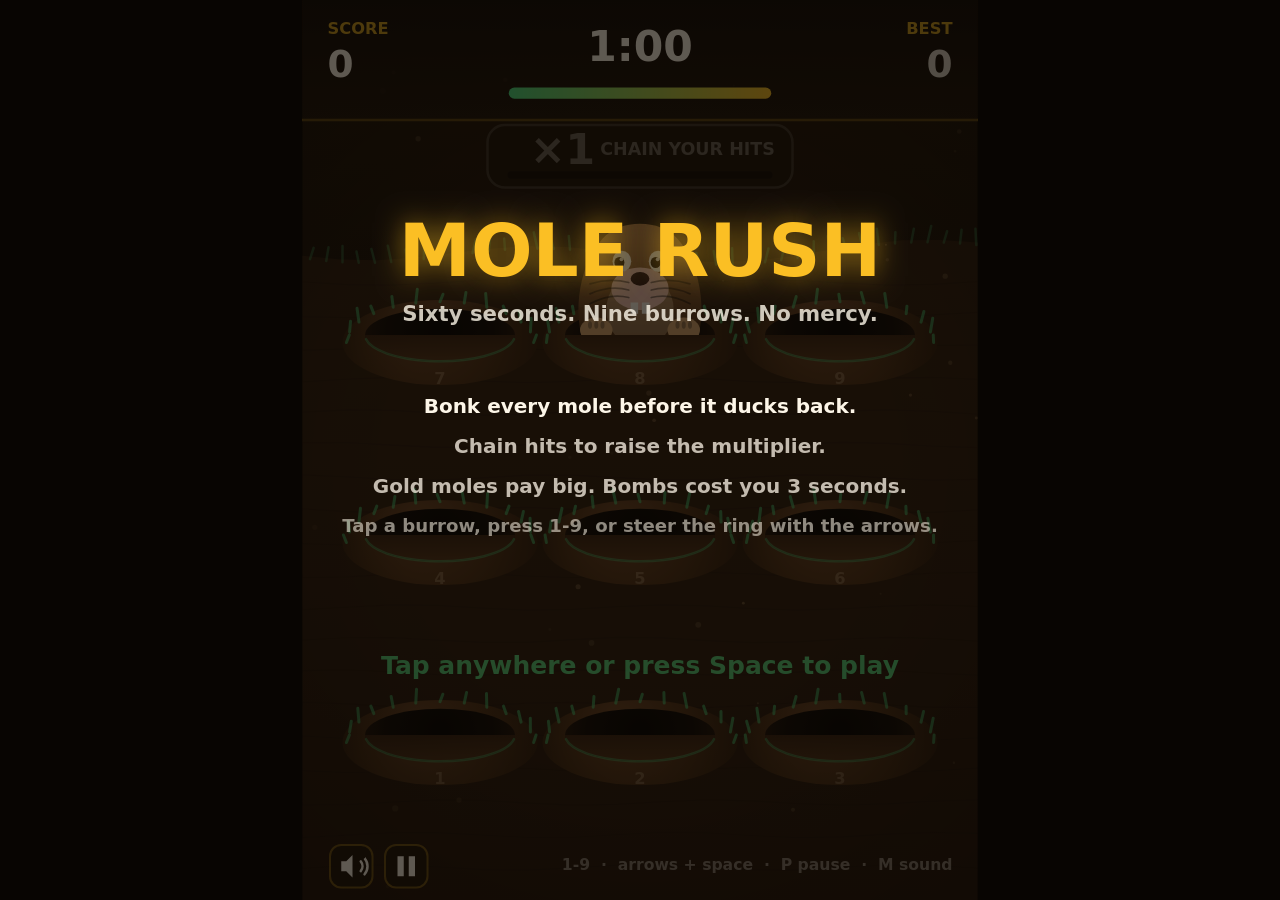
<file: play/mole-rush/index.html>
<!doctype html>
<html lang="en">
<head>
<meta charset="utf-8">
<meta name="viewport" content="width=device-width, initial-scale=1, maximum-scale=1, user-scalable=no">
<meta name="color-scheme" content="dark">
<title>Mole Rush — Arkai</title>
<style>
  html, body { margin: 0; height: 100%; background: #0d0804; overflow: hidden; }
  body { -webkit-user-select: none; user-select: none; -webkit-tap-highlight-color: transparent; }
  canvas { display: block; width: 100vw; height: 100vh; touch-action: none; outline: none; cursor: pointer; }
</style>
</head>
<body>
<canvas id="game" tabindex="0" aria-label="Mole Rush. Sixty seconds, nine burrows. Tap a mole to bonk it, or press keys 1 to 9 in numpad layout, or move the ring with the arrow keys and swing with Space. Gold moles pay a bonus, bombs cost three seconds."></canvas>
<script>
(() => {
  'use strict';

  // =====================================================================
  // Mole Rush — a sixty-second reflex run over a 3x3 field of burrows.
  //
  // One file, no assets: every mound, mole, spark and letter of the HUD is a
  // canvas path, and every sound is built out of oscillators at the moment it
  // is heard. Nothing is loaded and nothing is sent.
  // =====================================================================

  const W = 540, H = 720;              // logical stage — all coordinates below are in these units
  const TAU = Math.PI * 2;
  const FONT = 'system-ui, -apple-system, "Segoe UI", Roboto, "Helvetica Neue", Arial, sans-serif';

  // Set by the portal's picture generator before this script runs: the game is
  // being photographed for its thumbnail and its social card, and a title over
  // four lines of instructions is a dark square at that size. Under the flag it
  // poses instead — see posePicture().
  const PICTURE = window.__arkaiPicture === true;

  // ---- the difficulty curve, as three named pairs ----------------------
  // Each pair is [how it feels at 1:00, how it feels at 0:00]. These three
  // numbers are the whole curve: "still too easy at 0:40" is one edit here and
  // not a hunt through the update loop.
  const RUN_SECONDS  = 60;
  const UP_WINDOW    = [1.30, 0.58];   // seconds a mole is actually worth swinging at
  const CONCURRENT   = [1.10, 2.70];   // how many burrows are busy at the same time
  const DUCK_SECONDS = [0.30, 0.12];   // seconds it takes to vanish once its window closes

  // ---- everything else the balance rests on ----------------------------
  const RISE_SECONDS = 0.15;           // the pop out of the ground is always snappy
  const HIT_REACT = 0.11, HIT_DROP = 0.17;  // it reacts first, *then* it drops
  const BURROW_COOLDOWN = 0.30;        // a burrow never re-fires in the same breath
  const HIT_POINTS = 10, GOLD_POINTS = 100, MISS_PENALTY = 15;
  const COMBO_STEP = 3, COMBO_MAX = 8, COMBO_HOLD = 2.6;  // one more multiplier every 3 hits
  const GOLD_CHANCE = 0.06, GOLD_WINDOW = 0.55;           // rare, and up for barely half a window
  const BOMB_CHANCE = [0.04, 0.18];    // the tension in the last ten seconds is this line
  const BOMB_TIME_COST = 3, BOMB_WINDOW = 1.30;
  const TICK_FROM = 5;                 // the clock starts ticking out loud here

  // ---- field geometry ---------------------------------------------------
  const HUD_H = 96;
  const COL_X = [110, 270, 430];
  const ROW_Y = [268, 428, 588];
  // The tap grid is contiguous and starts at the crown of a fully risen mole, not
  // at its mound: the head of a top-row mole reaches y=179, and a tap on a head
  // that answered with nothing read as a dropped input rather than a miss.
  const GRID_X = 30, GRID_Y = 172, CELL = 160;
  // How much of the stage the picture frames (see PICTURE): down to the bottom
  // edge of the grid. The buttons and the key-binding line start below it.
  const PICTURE_H = GRID_Y + 3 * CELL;
  const HOLE_RX = 60, HOLE_RY = 21;
  const MOUND_RX = 78, MOUND_RY = 34;
  const BODY_H = 104, MOLE_LIFT = 106;           // a fully risen mole clears the rim by ~96px

  // The 3x3 field is laid out like a numpad, because that is the layout a hand
  // already knows: 7-8-9 across the top, 1-2-3 across the bottom.
  const KEY_OF = [7, 8, 9, 4, 5, 6, 1, 2, 3];
  const INDEX_OF = { 7: 0, 8: 1, 9: 2, 4: 3, 5: 4, 6: 5, 1: 6, 2: 7, 3: 8 };

  const STORE_BEST = 'arkai:mole-rush:best';
  const STORE_CHAIN = 'arkai:mole-rush:chain';
  const STORE_MUTE = 'arkai:mole-rush:muted';

  const canvas = document.getElementById('game');
  const ctx = canvas.getContext('2d');
  // Without a context every draw call throws, once per frame, forever. Bail out
  // of setting the game up at all rather than flood the console.
  if (!ctx) return;

  // Private mode throws on the first read, and an uncaught throw here is a blank
  // page rather than a game without a high score. The picture neither reads
  // nor writes: whatever a browser remembers has no business in a photograph.
  const storage = {
    get(key) { if (PICTURE) return null; try { return localStorage.getItem(key); } catch { return null; } },
    set(key, value) { if (PICTURE) return false; try { localStorage.setItem(key, value); return true; } catch { return false; } },
  };

  const BTN = {
    sound: { x: 22, y: 676, w: 34, h: 34 },
    pause: { x: 66, y: 676, w: 34, h: 34 },
  };

  const S = {
    mode: 'title',                 // title | playing | paused | gameover
    clock: 0, time: RUN_SECONDS, overT: 0, tickAt: RUN_SECONDS,
    score: 0, best: Number(storage.get(STORE_BEST)) || 0, newBest: false,
    combo: 0, comboT: 0, comboPop: 0, chain: 0,
    bestChain: Number(storage.get(STORE_CHAIN)) || 0,
    hits: 0, misses: 0,
    burrows: [], spawnIn: 0.5,
    cursor: 4, cursorPop: 0,
    muted: storage.get(STORE_MUTE) === '1',
    shake: 0, flashMiss: 0, flashBomb: 0, flashGold: 0,
    parts: [], floats: [], rings: [],
  };

  for (let i = 0; i < 9; i++) {
    S.burrows.push({ i, state: 'empty', kind: 'mole', t: 0, hold: 0, duck: 0.3, rise: 0, riseAtHit: 0, wait: 0, face: 1, seed: Math.random() * 10 });
  }

  // Dust hanging in the air. It is decoration, but it is also the reason the
  // screen is never byte-identical two frames running: a still frame in a game
  // with a running clock is indistinguishable from a crash. The picture has no
  // running clock and must come out the same twice, so it has no dust either.
  const MOTES = [];
  for (let i = 0; i < (PICTURE ? 0 : 44); i++) {
    MOTES.push({ x: Math.random() * W, y: Math.random() * (H + 40), r: 0.7 + Math.random() * 1.8, s: 5 + Math.random() * 16, w: 0.4 + Math.random() * 1.1, p: Math.random() * TAU, a: 0.10 + Math.random() * 0.22 });
  }

  // ---- the one channel to the portal ------------------------------------
  const emit = (event, data) => {
    if (PICTURE) return;               // a pose is not a run: nothing started, nothing to report
    try {
      if (window.parent && window.parent !== window) {
        window.parent.postMessage({ type: 'game-event', event, data: data || {} }, location.origin);
      }
    } catch { /* not embedded */ }
  };
  // A throw nobody caught is a bug a player has just met, and until now only they knew.
  // Said once per page: a frame that throws sixty times a second is one fact, not sixty.
  // Only this page's own script counts (an extension's error is not the game breaking),
  // and the line travels with it: this file ships byte for byte, so the line is exact.
  let crashed = false;
  window.addEventListener('error', (e) => {
    if (crashed || !String(e.filename).startsWith(location.origin + location.pathname)) return;
    crashed = true;
    emit('crash', { line: e.lineno });
  });

  // ---- sound, synthesised ------------------------------------------------
  let audio = null, noiseBuf = null;
  const ensureAudio = () => {
    if (audio || S.muted || PICTURE) return;   // no context, so every sfx below is silent in the picture
    try {
      const Ctx = window.AudioContext || window.webkitAudioContext;
      if (!Ctx) return;
      audio = new Ctx();
      // A third of a second of white noise is all the percussion in this game:
      // a thud is that noise slapped through a lowpass, a whiff is the same
      // noise swept through a bandpass. One buffer, two very different hits.
      const n = Math.floor(audio.sampleRate * 0.35);
      noiseBuf = audio.createBuffer(1, n, audio.sampleRate);
      const ch = noiseBuf.getChannelData(0);
      for (let i = 0; i < n; i++) ch[i] = Math.random() * 2 - 1;
    } catch { audio = null; noiseBuf = null; }
  };
  const wake = () => {
    ensureAudio();
    // 'interrupted' is iOS after a phone call: a context stuck there is silent
    // until something resumes it, and nothing else ever will.
    try { if (audio && (audio.state === 'suspended' || audio.state === 'interrupted')) audio.resume().catch(() => {}); } catch { /* ignore */ }
  };
  // Not `state === 'running'`: resume() is asynchronous, so the jingle fired on
  // the same tick as the first gesture was dropped every single time. Nodes
  // scheduled on a context that is still waking up play when it wakes.
  const live = () => !S.muted && audio && audio.state !== 'closed';

  function tone(freq, dur, type, vol, delay, endFreq) {
    if (!live()) return;
    try {
      const t = audio.currentTime + (delay || 0);
      const osc = audio.createOscillator(), gain = audio.createGain();
      osc.type = type || 'sine';
      osc.frequency.setValueAtTime(freq, t);
      if (endFreq) osc.frequency.exponentialRampToValueAtTime(Math.max(24, endFreq), t + dur);
      gain.gain.setValueAtTime(0.0001, t);
      gain.gain.linearRampToValueAtTime(vol, t + 0.006);
      gain.gain.exponentialRampToValueAtTime(0.0001, t + dur);
      osc.connect(gain); gain.connect(audio.destination);
      osc.start(t); osc.stop(t + dur + 0.03);
    } catch { /* an audio device that vanished must never break the game */ }
  }

  function noise(dur, vol, filter, f0, f1, delay) {
    if (!live() || !noiseBuf) return;
    try {
      const t = audio.currentTime + (delay || 0);
      const src = audio.createBufferSource(); src.buffer = noiseBuf;
      const biq = audio.createBiquadFilter();
      biq.type = filter;
      biq.Q.value = filter === 'bandpass' ? 1.7 : 0.8;
      biq.frequency.setValueAtTime(f0, t);
      if (f1) biq.frequency.exponentialRampToValueAtTime(Math.max(40, f1), t + dur);
      const gain = audio.createGain();
      gain.gain.setValueAtTime(0.0001, t);
      gain.gain.linearRampToValueAtTime(vol, t + 0.008);
      gain.gain.exponentialRampToValueAtTime(0.0001, t + dur);
      src.connect(biq); biq.connect(gain); gain.connect(audio.destination);
      src.start(t); src.stop(t + dur + 0.03);
    } catch { /* same */ }
  }

  const sfx = {
    // A bonk is a body blow: a noise slap over a pitch that falls. It climbs a
    // little with the combo so a long chain audibly tightens.
    hit(combo) {
      noise(0.09, 0.15, 'lowpass', 1500, 320);
      tone(180 + Math.min(10, combo) * 16, 0.13, 'sine', 0.13, 0, 66);
      tone(520 + Math.min(12, combo) * 28, 0.06, 'triangle', 0.045, 0.012);
    },
    whiff() { noise(0.13, 0.075, 'bandpass', 2300, 520); },
    escape() { tone(300, 0.17, 'sawtooth', 0.06, 0, 118); noise(0.12, 0.05, 'lowpass', 900, 220); },
    chime() {
      tone(880, 0.12, 'triangle', 0.08);
      tone(1320, 0.14, 'triangle', 0.07, 0.07);
      tone(1760, 0.24, 'triangle', 0.06, 0.14);
    },
    shimmer() { tone(1150, 0.11, 'sine', 0.035, 0, 1850); },
    boom() { tone(120, 0.34, 'sawtooth', 0.14, 0, 42); noise(0.30, 0.16, 'lowpass', 760, 110); },
    tick() { tone(1180, 0.05, 'square', 0.06); },
    move() { tone(760, 0.035, 'sine', 0.022); },
    begin() { tone(330, 0.09, 'triangle', 0.07); tone(494, 0.10, 'triangle', 0.07, 0.08); tone(660, 0.18, 'triangle', 0.07, 0.17); },
    over() { tone(440, 0.16, 'sawtooth', 0.075); tone(330, 0.20, 'sawtooth', 0.075, 0.15); tone(220, 0.36, 'sawtooth', 0.075, 0.32); },
  };

  // ---- small helpers -----------------------------------------------------
  const clamp = (v, a, b) => (v < a ? a : v > b ? b : v);
  const pick = (list) => list[(Math.random() * list.length) | 0];

  // Squared in front, linear behind: the first ten seconds stay gentle enough to
  // learn the reach of your own hand, and the last ten arrive fast enough to hurt.
  const heat = () => {
    if (S.mode !== 'playing') return 0;
    const p = clamp(1 - S.time / RUN_SECONDS, 0, 1);
    return p * p * 0.45 + p * 0.55;
  };
  const curve = (pair) => pair[0] + (pair[1] - pair[0]) * heat();
  const mult = () => Math.min(COMBO_MAX, 1 + Math.floor(S.combo / COMBO_STEP));
  const colOf = (i) => COL_X[i % 3];
  const rowOf = (i) => ROW_Y[(i / 3) | 0];

  function burst(x, y, colors, count, speed, gravity) {
    for (let k = 0; k < count; k++) {
      const a = Math.random() * TAU, s = speed * (0.25 + Math.random() * 0.75);
      S.parts.push({
        x, y, vx: Math.cos(a) * s, vy: Math.sin(a) * s - 70, g: gravity === undefined ? 640 : gravity,
        life: 0.38 + Math.random() * 0.55, t: 0, r: 1.8 + Math.random() * 3.2, c: pick(colors),
      });
    }
  }
  const puff = (x, y, count) => burst(x, y, ['rgba(146,108,66,0.9)', 'rgba(110,78,44,0.85)', 'rgba(74,44,20,0.9)'], count, 130, 300);
  const float = (x, y, text, color, size) => S.floats.push({ x, y, text, color, size: size || 22, t: 0 });

  // ---- flow --------------------------------------------------------------
  function reset() {
    S.time = RUN_SECONDS; S.tickAt = Math.ceil(RUN_SECONDS);
    S.score = 0; S.combo = 0; S.comboT = 0; S.comboPop = 0; S.chain = 0;
    S.hits = 0; S.misses = 0; S.newBest = false; S.overT = 0;
    S.shake = 0; S.flashMiss = 0; S.flashBomb = 0; S.flashGold = 0;
    S.parts = []; S.floats = []; S.rings = [];
    S.cursor = 4; S.cursorPop = 0;
    for (const b of S.burrows) { b.state = 'empty'; b.rise = 0; b.t = 0; b.wait = 0.2 + Math.random() * 0.4; }
    S.spawnIn = 0.4;
  }

  function begin() {
    reset();
    S.mode = 'playing';
    wake();
    sfx.begin();
    emit('start', { game: 'mole-rush', seconds: RUN_SECONDS });
  }

  function endRun() {
    S.mode = 'gameover';
    S.time = 0; S.overT = 0;
    S.shake = 14;
    S.combo = 0; S.comboT = 0;        // or the results screen shows a live chain that is over
    S.newBest = S.score > S.best;
    if (S.newBest) { S.best = S.score; storage.set(STORE_BEST, String(S.best)); }
    if (S.chain > S.bestChain) { S.bestChain = S.chain; storage.set(STORE_CHAIN, String(S.bestChain)); }
    for (const b of S.burrows) {
      if (b.state !== 'empty') puff(colOf(b.i), rowOf(b.i) - 6, 6);
      b.state = 'empty'; b.rise = 0; b.wait = 0.3 + Math.random() * 0.6;
    }
    sfx.over();
    emit('gameover', { score: S.score, best: S.best, chain: S.chain, hits: S.hits });
  }

  function togglePause() {
    if (S.mode === 'playing') S.mode = 'paused';
    else if (S.mode === 'paused') { S.mode = 'playing'; wake(); }
  }

  function toggleMute() {
    S.muted = !S.muted;
    storage.set(STORE_MUTE, S.muted ? '1' : '0');
    if (!S.muted) { wake(); sfx.move(); }
  }

  // The picture (see PICTURE): the last seconds of a good run, stopped 55 ms
  // after a bonk — the middle mole at its flattest, the ring where the hand
  // landed, the chain at ×5. Three burrows busy besides the one being bonked is
  // what the curve allows only under 0:05, which is why the clock is red. Every
  // value is a literal: no dice, no clock, nothing from storage. frame() never
  // calls update() under the flag, so nothing here moves, spawns, ends or
  // reports; shake, flashes and soil bursts, which only exist in motion, are
  // left at the zero reset() gave them.
  function posePicture() {
    S.mode = 'playing';
    S.clock = 12.4;                   // only the phase of the glows, the grass and the ring's beads
    S.time = 4.4; S.tickAt = 5;
    S.score = 2380; S.best = 2710;
    S.combo = 13; S.chain = 13; S.comboT = COMBO_HOLD - 0.055; S.comboPop = 0.8;
    S.cursor = 4; S.cursorPop = 0.75;
    for (const b of S.burrows) { b.state = 'empty'; b.rise = 0; b.t = 0; b.wait = 0; b.seed = 0; }
    // burrow, kind, state, seconds in that state, which way it looks, idle phase
    const up = [
      [1, 'gold', 'up', 0.20, -1, 2.0],
      [3, 'mole', 'up', 0.35, 1, 0.6],
      [4, 'mole', 'hit', 0.055, 1, 0],
      [8, 'bomb', 'up', 0.50, -1, 4.1],
    ];
    for (const [i, kind, state, t, face, seed] of up) {
      Object.assign(S.burrows[i], { kind, state, t, face, seed, rise: 1, riseAtHit: 1, hold: 1, duck: 0.2 });
    }
    // What swing() leaves behind on a ×5 bonk of the middle burrow.
    S.rings.push({ i: 4, t: 0.055, ok: true });
    S.floats.push({ x: 270, y: 320, text: '+50', color: '#fdf6e8', size: 23, t: 0.055 });
    S.floats.push({ x: 304, y: 340, text: '×5', color: '#fbbf24', size: 18, t: 0.055 });
  }

  // ---- burrows -----------------------------------------------------------
  function activeCount() {
    let n = 0;
    // A mole already being bonked is leaving, not occupying a burrow. Counting
    // it meant every clean hit throttled the next spawn for a quarter of a
    // second: the better you played, the fewer moles the game gave you.
    for (const b of S.burrows) if (b.state !== 'empty' && b.state !== 'hit') n++;
    return n;
  }
  function goldUp() {
    for (const b of S.burrows) if (b.state !== 'empty' && b.state !== 'hit' && b.kind === 'gold') return true;
    return false;
  }

  function scheduleSpawn() {
    // One mole every window/busy seconds keeps `busy` burrows occupied on
    // average. The jitter is what stops the field turning into a metronome you
    // can play with your eyes shut.
    const gap = (curve(UP_WINDOW) / Math.max(0.6, curve(CONCURRENT))) * (0.7 + Math.random() * 0.65);
    S.spawnIn = Math.max(0.11, gap);
  }

  function trySpawn() {
    const free = [];
    for (const b of S.burrows) if (b.state === 'empty' && b.wait <= 0) free.push(b);
    if (!free.length) return;
    if (activeCount() >= Math.max(1, Math.round(curve(CONCURRENT)))) return;

    const b = pick(free);
    const upFor = curve(UP_WINDOW);
    const roll = Math.random();
    let kind = 'mole';
    // Gold first, and never two at once: a bonus you can miss because another
    // bonus was also on screen is a bonus that feels arbitrary. The bomb gets its
    // own roll — sharing one meant every roll the gold rule rejected fell through
    // into the bomb branch, quietly running bombs at GOLD_CHANCE + BOMB_CHANCE
    // whenever gold was blocked, which is 2.5x the intended rate at the opening.
    if (roll < GOLD_CHANCE && !goldUp() && (S.mode !== 'playing' || S.time < RUN_SECONDS - 3)) kind = 'gold';
    else if (Math.random() < curve(BOMB_CHANCE)) kind = 'bomb';

    b.kind = kind;
    b.state = 'rising';
    b.rise = 0; b.t = 0;
    b.face = Math.random() < 0.5 ? -1 : 1;
    b.seed = Math.random() * 10;
    b.hold = upFor * (kind === 'gold' ? GOLD_WINDOW : kind === 'bomb' ? BOMB_WINDOW : 0.85 + Math.random() * 0.35);
    b.duck = curve(DUCK_SECONDS) * (kind === 'bomb' ? 1.3 : 1);
    puff(colOf(b.i), rowOf(b.i) - 2, 5);
    if (kind === 'gold' && S.mode === 'playing') sfx.shimmer();   // the attract field is seen, not heard
  }

  function updateBurrow(b, dt) {
    b.t += dt;
    if (b.state === 'empty') { if (b.wait > 0) b.wait -= dt; return; }
    if (b.state === 'rising') {
      b.rise = Math.min(1, b.rise + dt / RISE_SECONDS);
      if (b.rise >= 1) { b.state = 'up'; b.t = 0; }
      return;
    }
    if (b.state === 'up') {
      if (b.t >= b.hold) { b.state = 'ducking'; b.t = 0; }
      return;
    }
    if (b.state === 'ducking') {
      b.rise = Math.max(0, b.rise - dt / Math.max(0.05, b.duck));
      if (b.rise <= 0) escaped(b);
      return;
    }
    if (b.state === 'hit') {
      // It reacts first — squashed, eyes crossed — and only then drops. A mole
      // that disappears on the same frame as the tap reads as a bug, not a hit.
      if (b.t >= HIT_REACT) b.rise = Math.max(0, b.riseAtHit * (1 - (b.t - HIT_REACT) / HIT_DROP));
      if (b.t >= HIT_REACT + HIT_DROP) { b.state = 'empty'; b.rise = 0; b.wait = BURROW_COOLDOWN; }
    }
  }

  function escaped(b) {
    const kind = b.kind;
    b.state = 'empty'; b.rise = 0; b.wait = BURROW_COOLDOWN;
    if (S.mode !== 'playing') return;
    if (kind === 'bomb') return;            // a bomb that leaves on its own is a bullet dodged
    breakChain(b.i);
  }

  function breakChain(i) {
    const had = S.combo;
    S.combo = 0; S.comboT = 0;
    S.misses++;
    S.flashMiss = 0.32;
    S.shake = Math.max(S.shake, had >= COMBO_STEP ? 9 : 4);
    const cx = colOf(i), cy = rowOf(i);
    puff(cx, cy - 6, 9);
    if (had >= COMBO_STEP) {
      // The penalty only bites once a chain was worth something. Docking the
      // first miss of a run teaches nothing and just sours the opening.
      S.score = Math.max(0, S.score - MISS_PENALTY);
      float(cx, cy - 54, '-' + MISS_PENALTY, '#f87171', 24);
      float(cx, cy - 24, 'CHAIN LOST', 'rgba(248,113,113,0.9)', 14);
    }
    sfx.escape();
  }

  function swing(i) {
    if (S.mode !== 'playing') return;
    const b = S.burrows[i];
    // A mole already being bonked is neither a target nor a miss: a second tap
    // inside its 0.28 s reaction is an ordinary double tap, and answering it with
    // a whiff punished the most natural thing a player does.
    if (b.state === 'hit') return;
    S.cursor = i;                     // the keyboard ring follows the hand, however you swung
    S.cursorPop = 1;
    const cx = colOf(i), cy = rowOf(i);
    // Rising counts from the moment it is genuinely visible: a hit you could not
    // possibly have aimed is as unfair as a hit that does not register.
    const reachable = (b.state === 'rising' || b.state === 'up' || b.state === 'ducking') && b.rise > 0.22;

    if (!reachable) {
      S.rings.push({ i, t: 0, ok: false });
      puff(cx, cy - 4, 4);
      // Air does not break the chain, but it costs half of what is left of it.
      // Without that, hammering all nine burrows in rotation beats aiming — every
      // mole dies before it can escape, nothing ever breaks, and the combo stops
      // being a skill and starts being stamina.
      if (S.combo > 0) S.comboT *= 0.5;
      sfx.whiff();
      return;
    }

    S.rings.push({ i, t: 0, ok: true });
    b.state = 'hit'; b.riseAtHit = b.rise; b.t = 0;
    const apex = cy - b.rise * MOLE_LIFT + 20;

    if (b.kind === 'bomb') {
      // Three seconds off a sixty-second run is a tenth of what is left at 0:30
      // and a third of what is left at 0:09 — the same penalty gets sharper as
      // the clock runs down, which is exactly when panic makes you swing wild.
      S.time = Math.max(0.001, S.time - BOMB_TIME_COST);
      S.combo = 0; S.comboT = 0;
      S.flashBomb = 0.5; S.shake = 24;
      burst(cx, apex, ['#f87171', '#fca5a5', '#fbbf24', '#fde68a'], 34, 330);
      float(cx, apex - 24, '-' + BOMB_TIME_COST + 's', '#f87171', 28);
      sfx.boom();
      return;
    }

    S.combo++;
    S.comboT = COMBO_HOLD;
    S.comboPop = 1;
    if (S.combo > S.chain) S.chain = S.combo;
    const m = mult();
    const gain = (b.kind === 'gold' ? GOLD_POINTS : HIT_POINTS) * m;
    S.score += gain;
    S.hits++;
    // Shake scaled to the chain: a first hit is a tap, a twelfth is an earthquake.
    S.shake = Math.max(S.shake, 4 + Math.min(15, S.combo * 1.7));

    if (b.kind === 'gold') {
      S.flashGold = 0.4;
      burst(cx, apex, ['#fbbf24', '#fde68a', '#fef3c7', '#f59e0b'], 32, 300);
      float(cx, apex - 26, '+' + gain, '#fde68a', 30);
      sfx.chime();
    } else {
      burst(cx, apex, ['#c08a4e', '#8b5a2b', '#4ade80', '#e7c9a3'], 16, 230);
      float(cx, apex - 22, '+' + gain, '#fdf6e8', 23);
      sfx.hit(S.combo);
    }
    if (m > 1) float(cx + 34, apex - 2, '×' + m, '#fbbf24', 18);
  }

  // ---- update ------------------------------------------------------------
  function update(dt) {
    S.clock += dt;
    if (S.shake > 0) S.shake = Math.max(0, S.shake - dt * 44);
    S.flashMiss = Math.max(0, S.flashMiss - dt * 2.2);
    S.flashBomb = Math.max(0, S.flashBomb - dt * 1.9);
    S.flashGold = Math.max(0, S.flashGold - dt * 2.4);
    S.comboPop = Math.max(0, S.comboPop - dt * 3.4);
    S.cursorPop = Math.max(0, S.cursorPop - dt * 4.2);

    if (S.mode === 'paused') return;
    if (S.mode === 'gameover') S.overT += dt;

    // Below the pause return, because an explosion that keeps expanding over a
    // frozen field is a pause that did not pause. The ambient clock above it
    // still runs, which is what keeps the paused screen alive rather than stuck.
    for (let k = S.parts.length - 1; k >= 0; k--) {
      const p = S.parts[k];
      p.t += dt;
      if (p.t >= p.life) { S.parts.splice(k, 1); continue; }
      p.x += p.vx * dt; p.y += p.vy * dt;
      p.vx *= 0.985; p.vy += p.g * dt;
    }
    for (let k = S.floats.length - 1; k >= 0; k--) {
      S.floats[k].t += dt;
      if (S.floats[k].t > 0.95) S.floats.splice(k, 1);
    }
    for (let k = S.rings.length - 1; k >= 0; k--) {
      S.rings[k].t += dt;
      if (S.rings[k].t > 0.35) S.rings.splice(k, 1);
    }

    // Burrows keep working on the title and game-over screens: the field behind
    // the panel is the trailer for the game, and it costs nothing to run.
    for (const b of S.burrows) updateBurrow(b, dt);
    S.spawnIn -= dt;
    if (S.spawnIn <= 0) { trySpawn(); scheduleSpawn(); }

    if (S.mode !== 'playing') return;

    if (S.combo > 0) {
      S.comboT -= dt;
      if (S.comboT <= 0) { S.combo = 0; S.comboT = 0; }   // decay, not a punishment
    }

    S.time -= dt;
    const whole = Math.ceil(S.time);
    if (whole < S.tickAt) {
      S.tickAt = whole;
      if (whole > 0 && whole <= TICK_FROM) sfx.tick();
    }
    if (S.time <= 0) endRun();
  }

  // ---- view --------------------------------------------------------------
  const view = { scale: 1, ox: 0, oy: 0, dpr: 1, cw: W, ch: H };

  function resize() {
    // Backing store = CSS size x device ratio, capped at 2. A canvas left at its
    // CSS size is measurably soft on every phone; past 2 it is four times the
    // pixels for nothing the eye can find.
    const dpr = Math.min(window.devicePixelRatio || 1, 2);
    const cw = canvas.clientWidth || window.innerWidth;
    const ch = canvas.clientHeight || window.innerHeight;
    // A frame mounted in display:none measures zero. Writing that through would
    // leave a 0x0 backing store and a scale of 0 — a black screen and dead input
    // with nothing in the console. Keep the last good view and try again later.
    if (!cw || !ch) return;
    view.dpr = dpr; view.cw = cw; view.ch = ch;
    // The picture is square and the stage is portrait, so it frames the HUD and
    // the nine burrows and lets the strip under them — two buttons and a line of
    // key bindings — fall off the bottom, rather than shrink the field for them.
    const fit = PICTURE ? PICTURE_H : H;
    view.scale = Math.min(cw / W, ch / fit);
    view.ox = (cw - W * view.scale) / 2;
    view.oy = (ch - fit * view.scale) / 2;
    canvas.width = Math.round(cw * dpr);
    canvas.height = Math.round(ch * dpr);
  }

  // A window dragged to a monitor with a different pixel ratio fires no resize,
  // and neither does a frame that was display:none when the game loaded. Three
  // integer comparisons a frame is cheaper than being wrong about either.
  function checkView() {
    const dpr = Math.min(window.devicePixelRatio || 1, 2);
    const cw = canvas.clientWidth || window.innerWidth;
    const ch = canvas.clientHeight || window.innerHeight;
    if (cw && ch && (cw !== view.cw || ch !== view.ch || dpr !== view.dpr)) resize();
  }

  // ---- drawing primitives -------------------------------------------------
  function roundRect(x, y, w, h, r) {
    const rr = Math.min(r, w / 2, h / 2);
    ctx.beginPath();
    ctx.moveTo(x + rr, y);
    ctx.arcTo(x + w, y, x + w, y + h, rr);
    ctx.arcTo(x + w, y + h, x, y + h, rr);
    ctx.arcTo(x, y + h, x, y, rr);
    ctx.arcTo(x, y, x + w, y, rr);
    ctx.closePath();
  }
  const ell = (x, y, rx, ry) => { ctx.beginPath(); ctx.ellipse(x, y, rx, ry, 0, 0, TAU); };
  const text = (str, x, y, size, color, weight, align) => {
    ctx.font = (weight || 600) + ' ' + size + 'px ' + FONT;
    ctx.fillStyle = color;
    ctx.textAlign = align || 'center';
    ctx.textBaseline = 'middle';
    ctx.fillText(str, x, y);
  };

  // ---- the field ----------------------------------------------------------
  function drawField() {
    const g = ctx.createLinearGradient(0, 0, 0, H);
    g.addColorStop(0, '#241708');
    g.addColorStop(0.36, '#1a1108');
    g.addColorStop(1, '#0d0804');
    ctx.fillStyle = g;
    ctx.fillRect(0, 0, W, H);

    // Turned earth behind the burrows, with a soft crest so the grid sits on
    // ground rather than on a flat colour.
    ctx.fillStyle = 'rgba(74, 46, 20, 0.45)';
    ctx.beginPath();
    ctx.moveTo(0, 206);
    for (let x = 0; x <= W; x += 30) ctx.lineTo(x, 200 + Math.sin(x * 0.021 + 0.7) * 7 + Math.sin(x * 0.007) * 4);
    ctx.lineTo(W, H); ctx.lineTo(0, H);
    ctx.closePath();
    ctx.fill();

    // A fringe of grass along that crest — the only green above the mounds.
    ctx.strokeStyle = 'rgba(74, 222, 128, 0.30)';
    ctx.lineWidth = 2;
    ctx.lineCap = 'round';
    ctx.beginPath();
    for (let x = 6; x < W; x += 13) {
      const base = 200 + Math.sin(x * 0.021 + 0.7) * 7 + Math.sin(x * 0.007) * 4;
      const sway = Math.sin(S.clock * 1.1 + x * 0.05) * 3;
      ctx.moveTo(x, base + 2);
      ctx.lineTo(x + sway, base - 7 - (x % 3) * 2);
    }
    ctx.stroke();

    // Horizontal striations: cheap soil texture that also breaks up the flat band.
    ctx.strokeStyle = 'rgba(0, 0, 0, 0.14)';
    ctx.lineWidth = 1;
    for (let y = 226; y < H; y += 26) {
      ctx.beginPath();
      ctx.moveTo(0, y);
      for (let x = 0; x <= W; x += 36) ctx.lineTo(x, y + Math.sin(x * 0.03 + y) * 2.2);
      ctx.stroke();
    }

    for (const m of MOTES) {
      const span = H + 40;
      const y = (((m.y - S.clock * m.s) % span) + span) % span - 20;
      const x = m.x + Math.sin(S.clock * m.w + m.p) * 12;
      ctx.globalAlpha = m.a * (0.45 + 0.55 * Math.sin(S.clock * 1.5 + m.p) * 0.5 + 0.275);
      ctx.fillStyle = '#d9b27a';
      ctx.beginPath(); ctx.arc(x, y, m.r, 0, TAU); ctx.fill();
    }
    ctx.globalAlpha = 1;
  }

  // The multiplier, drawn as big as the field allows. It sits behind the mounds
  // so it can be enormous without ever hiding a mole.
  function drawComboWatermark() {
    if (S.combo < COMBO_STEP) return;
    const m = mult();
    const left = clamp(S.comboT / COMBO_HOLD, 0, 1);
    const pop = 1 + S.comboPop * 0.16;
    ctx.save();
    ctx.translate(270, 426);
    ctx.scale(pop, pop);
    ctx.globalAlpha = 0.07 + left * 0.055;
    text('×' + m, 0, 0, 216, '#fbbf24', 900);
    ctx.restore();
  }

  function drawMole(b, cx, cy) {
    if (b.rise <= 0.002) return;
    const lift = b.rise * MOLE_LIFT;
    const baseY = cy + BODY_H + 10 - lift;
    const gold = b.kind === 'gold', bomb = b.kind === 'bomb';

    ctx.save();
    // Clipped to the width of its own mound and to the rim of its own hole: a
    // mole is always *inside* the ground it is climbing out of.
    ctx.beginPath();
    ctx.rect(cx - MOUND_RX, 0, MOUND_RX * 2, cy + HOLE_RY);
    ctx.clip();
    ctx.translate(cx, baseY);

    // Squash and stretch — stretched while it shoots up, flattened when bonked.
    let sx = 1, sy = 1;
    if (b.state === 'rising') { sy = 1 + (1 - b.rise) * 0.20; sx = 1 - (1 - b.rise) * 0.13; }
    if (b.state === 'hit') {
      const k = clamp(b.t / HIT_REACT, 0, 1);
      sy = 1 - 0.36 * Math.sin(k * Math.PI);
      sx = 1 + 0.32 * Math.sin(k * Math.PI);
    }
    ctx.scale(sx, sy);

    // A gold mole lights the burrow it is in; a bomb pulses red. Both have to be
    // readable in the corner of the eye at 0:08, so they glow rather than merely
    // wear a different brown.
    if (gold) { ctx.shadowColor = 'rgba(251, 191, 36, 0.95)'; ctx.shadowBlur = 26 + Math.sin(S.clock * 9) * 8; }
    if (bomb) { ctx.shadowColor = 'rgba(239, 68, 68, 0.9)'; ctx.shadowBlur = 18 + Math.sin(S.clock * 12) * 8; }

    const fur = gold ? ['#fef3c7', '#f0a020', '#8a4b08']
      : bomb ? ['#8b8b96', '#44444d', '#17171c']
        : ['#b8814a', '#7a4f26', '#3f240f'];
    const body = ctx.createLinearGradient(0, -BODY_H, 0, 6);
    body.addColorStop(0, fur[0]);
    body.addColorStop(0.55, fur[1]);
    body.addColorStop(1, fur[2]);

    // ears, behind the head
    ctx.fillStyle = fur[2];
    ell(-30, -80, 9, 10); ctx.fill();
    ell(30, -80, 9, 10); ctx.fill();

    // body: one pear-shaped path, wider at the shoulders than at the crown
    ctx.fillStyle = body;
    ctx.beginPath();
    ctx.moveTo(-41, 6);
    ctx.bezierCurveTo(-55, -16, -51, -62, -30, -85);
    ctx.bezierCurveTo(-16, -101, 16, -101, 30, -85);
    ctx.bezierCurveTo(51, -62, 55, -16, 41, 6);
    ctx.closePath();
    ctx.fill();
    ctx.shadowBlur = 0;

    // belly
    ctx.fillStyle = gold ? 'rgba(255, 249, 219, 0.55)' : bomb ? 'rgba(212, 212, 216, 0.22)' : 'rgba(226, 190, 145, 0.45)';
    ell(0, -28, 27, 30); ctx.fill();

    if (bomb) {
      // Hazard band: two stripes across the belly, the universal "do not touch".
      ctx.save();
      ctx.beginPath(); ctx.ellipse(0, -28, 27, 30, 0, 0, TAU); ctx.clip();
      ctx.strokeStyle = '#facc15';
      ctx.lineWidth = 9;
      for (let k = -2; k <= 2; k++) {
        ctx.beginPath();
        ctx.moveTo(-34 + k * 18, 6);
        ctx.lineTo(4 + k * 18, -62);
        ctx.stroke();
      }
      ctx.restore();
    }

    // paws
    ctx.fillStyle = gold ? '#fde68a' : bomb ? '#6b6b75' : '#d9a86f';
    ell(-35, -12, 13, 10); ctx.fill();
    ell(35, -12, 13, 10); ctx.fill();
    ctx.fillStyle = 'rgba(0,0,0,0.30)';
    for (let k = -1; k <= 1; k++) {
      ell(-35 + k * 5, -16, 1.6, 3); ctx.fill();
      ell(35 + k * 5, -16, 1.6, 3); ctx.fill();
    }

    // snout + nose + buck teeth: the three shapes that stop it being a blob
    ctx.fillStyle = gold ? '#fff7dc' : bomb ? '#9a9aa4' : '#f0c3ae';
    ell(0, -45, 23, 17); ctx.fill();
    ctx.fillStyle = '#fdf6e8';
    ctx.fillRect(-7.5, -34, 6, 9);
    ctx.fillRect(1.5, -34, 6, 9);
    ctx.fillStyle = bomb ? '#18181b' : '#2b1410';
    ell(0, -53, 7.5, 5.5); ctx.fill();

    // whiskers
    ctx.strokeStyle = 'rgba(0,0,0,0.45)';
    ctx.lineWidth = 1.4;
    const droop = b.state === 'hit' ? 6 : Math.sin(S.clock * 5 + b.seed) * 1.6;
    for (let k = 0; k < 3; k++) {
      const wy = -50 + k * 6;
      ctx.beginPath();
      ctx.moveTo(-9, wy);
      ctx.quadraticCurveTo(-24, wy - 3 + droop, -40, wy + 2 + k * 2 + droop);
      ctx.stroke();
      ctx.beginPath();
      ctx.moveTo(9, wy);
      ctx.quadraticCurveTo(24, wy - 3 + droop, 40, wy + 2 + k * 2 + droop);
      ctx.stroke();
    }

    // eyes — the fastest read of all. Crossed when bonked, half shut on the way
    // down, and a hostile red when it is a bomb.
    const ex = 14.5, ey = -67;
    if (b.state === 'hit') {
      ctx.strokeStyle = '#1b0f06';
      ctx.lineWidth = 3;
      for (const s of [-1, 1]) {
        ctx.beginPath();
        ctx.moveTo(s * ex - 6, ey - 6); ctx.lineTo(s * ex + 6, ey + 6);
        ctx.moveTo(s * ex + 6, ey - 6); ctx.lineTo(s * ex - 6, ey + 6);
        ctx.stroke();
      }
    } else if (b.state === 'ducking') {
      ctx.strokeStyle = '#1b0f06';
      ctx.lineWidth = 3;
      for (const s of [-1, 1]) {
        ctx.beginPath();
        ctx.arc(s * ex, ey, 7, 0.15 * Math.PI, 0.85 * Math.PI);
        ctx.stroke();
      }
    } else {
      for (const s of [-1, 1]) {
        ctx.fillStyle = bomb ? '#450a0a' : '#fdf6e8';
        ell(s * ex, ey, 7.5, 8.5); ctx.fill();
        ctx.fillStyle = bomb ? '#ef4444' : '#1b0f06';
        const look = b.face * 1.8 + Math.sin(S.clock * 2.2 + b.seed) * 1.2;
        ell(s * ex + look, ey + 1, bomb ? 4.6 : 4, bomb ? 4.6 : 4.4); ctx.fill();
        if (!bomb) {
          ctx.fillStyle = 'rgba(255,255,255,0.85)';
          ell(s * ex + look + 1.6, ey - 1.6, 1.5, 1.5); ctx.fill();
        }
      }
    }

    if (gold) {
      // A sheen across the crown and a spark above it: "this one is worth running for".
      ctx.strokeStyle = 'rgba(255, 253, 235, 0.55)';
      ctx.lineWidth = 4;
      ctx.beginPath();
      ctx.arc(0, -70, 26, Math.PI * 1.12, Math.PI * 1.62);
      ctx.stroke();
      const sp = 1 + Math.sin(S.clock * 7) * 0.25;
      ctx.fillStyle = '#fff7dc';
      ctx.save();
      ctx.translate(0, -108);
      ctx.scale(sp, sp);
      ctx.beginPath();
      for (let k = 0; k < 8; k++) {
        const a = (Math.PI / 4) * k - Math.PI / 2;
        const rr = k % 2 === 0 ? 9 : 3.4;
        ctx.lineTo(Math.cos(a) * rr, Math.sin(a) * rr);
      }
      ctx.closePath();
      ctx.fill();
      ctx.restore();
    }

    if (bomb) {
      // Lit fuse: a curl of cord and a spark that jitters every frame.
      ctx.strokeStyle = '#3f3f46';
      ctx.lineWidth = 4;
      ctx.beginPath();
      ctx.moveTo(10, -96);
      ctx.quadraticCurveTo(28, -112, 20, -126);
      ctx.stroke();
      const j = Math.sin(S.clock * 27 + b.seed) * 1.8;
      ctx.fillStyle = '#fde68a';
      ctx.shadowColor = '#f97316';
      ctx.shadowBlur = 16;
      ctx.beginPath();
      ctx.arc(20 + j, -128 + j * 0.6, 4.5 + Math.sin(S.clock * 19) * 1.4, 0, TAU);
      ctx.fill();
      ctx.shadowBlur = 0;
    }

    ctx.restore();
  }

  function drawBurrow(i) {
    const cx = colOf(i), cy = rowOf(i);
    const b = S.burrows[i];
    const selected = S.mode === 'playing' && S.cursor === i;

    // 1. the mound of soil, with a green crown
    const mg = ctx.createRadialGradient(cx - 18, cy - 12, 6, cx, cy + 6, MOUND_RX + 14);
    mg.addColorStop(0, '#6b4423');
    mg.addColorStop(0.55, '#4b2e14');
    mg.addColorStop(1, '#2a180a');
    ctx.fillStyle = mg;
    ell(cx, cy + 6, MOUND_RX, MOUND_RY); ctx.fill();

    if (selected) {
      ctx.save();
      ctx.globalAlpha = 0.20 + Math.sin(S.clock * 4) * 0.06;
      ctx.fillStyle = '#fbbf24';
      ell(cx, cy + 6, MOUND_RX + 4, MOUND_RY + 4); ctx.fill();
      ctx.restore();
    }

    ctx.strokeStyle = 'rgba(74, 222, 128, 0.55)';
    ctx.lineWidth = 2.4;
    ctx.lineCap = 'round';
    ctx.beginPath();
    for (let k = 0; k <= 12; k++) {
      const a = Math.PI + (Math.PI / 12) * k;
      const bx = cx + Math.cos(a) * MOUND_RX * 0.96;
      const by = cy + 6 + Math.sin(a) * MOUND_RY * 0.96;
      const sway = Math.sin(S.clock * 1.3 + k + i) * 2.4;
      ctx.moveTo(bx, by);
      ctx.lineTo(bx + sway, by - 6 - (k % 3) * 2.5);
    }
    ctx.stroke();

    // 2. the hole: a dark opening with a rim of loose earth
    const hg = ctx.createRadialGradient(cx, cy - 4, 3, cx, cy, HOLE_RX);
    hg.addColorStop(0, '#000000');
    hg.addColorStop(0.7, '#0c0703');
    hg.addColorStop(1, '#1d1108');
    ctx.fillStyle = hg;
    ell(cx, cy, HOLE_RX, HOLE_RY); ctx.fill();

    // 3. the mole, clipped to the ground it is climbing out of
    drawMole(b, cx, cy);

    // 4. the near rim, drawn over the mole so it is genuinely inside the hole
    const lip = ctx.createLinearGradient(cx, cy, cx, cy + HOLE_RY + 8);
    lip.addColorStop(0, '#3a2210');
    lip.addColorStop(1, '#5c3a1b');
    ctx.fillStyle = lip;
    ctx.beginPath();
    ctx.ellipse(cx, cy, HOLE_RX, HOLE_RY, 0, 0, Math.PI);
    ctx.closePath();
    ctx.fill();
    ctx.strokeStyle = 'rgba(74, 222, 128, 0.38)';
    ctx.lineWidth = 2;
    ctx.beginPath();
    ctx.ellipse(cx, cy, HOLE_RX, HOLE_RY, 0, 0.05 * Math.PI, 0.95 * Math.PI);
    ctx.stroke();

    // 5. the key hint, so 1-9 is discoverable without reading a manual
    ctx.globalAlpha = selected ? 0.85 : 0.30;
    text(String(KEY_OF[i]), cx, cy + MOUND_RY + 2, 13, selected ? '#fbbf24' : '#e7c9a3', 700);
    ctx.globalAlpha = 1;

    // 6. the selection ring: twelve beads orbiting the mound. Bright, obviously
    //    "this one", and moving on every frame so a keyboard player can find it.
    if (selected) {
      const pop = 1 + S.cursorPop * 0.10;
      ctx.strokeStyle = 'rgba(251, 191, 36, 0.85)';
      ctx.lineWidth = 2.5;
      ctx.beginPath();
      ctx.ellipse(cx, cy + 6, (MOUND_RX + 11) * pop, (MOUND_RY + 11) * pop, 0, 0, TAU);
      ctx.stroke();
      ctx.fillStyle = '#fde68a';
      for (let k = 0; k < 12; k++) {
        const a = S.clock * 1.5 + (k * TAU) / 12;
        ctx.beginPath();
        ctx.arc(cx + Math.cos(a) * (MOUND_RX + 11) * pop, cy + 6 + Math.sin(a) * (MOUND_RY + 11) * pop, 3.1, 0, TAU);
        ctx.fill();
      }
    }

    // 7. the swing: an expanding ring where the hand landed, white for a bonk
    //    and grey for air.
    for (const r of S.rings) {
      if (r.i !== i) continue;
      const k = r.t / 0.35;
      ctx.globalAlpha = (1 - k) * (r.ok ? 0.85 : 0.5);
      ctx.strokeStyle = r.ok ? '#fdf6e8' : 'rgba(200, 180, 150, 0.9)';
      ctx.lineWidth = r.ok ? 5 * (1 - k) + 1.5 : 2.5;
      ctx.beginPath();
      ctx.ellipse(cx, cy - 12, 20 + k * 66, 12 + k * 40, 0, 0, TAU);
      ctx.stroke();
      ctx.globalAlpha = 1;
    }
  }

  function drawParticles() {
    for (const p of S.parts) {
      const k = 1 - p.t / p.life;
      ctx.globalAlpha = Math.max(0, k);
      ctx.fillStyle = p.c;
      ctx.beginPath();
      ctx.arc(p.x, p.y, p.r * (0.4 + k * 0.6), 0, TAU);
      ctx.fill();
    }
    ctx.globalAlpha = 1;
  }

  function drawFloats() {
    for (const f of S.floats) {
      const k = f.t / 0.95;
      ctx.globalAlpha = Math.max(0, 1 - k * k);
      ctx.save();
      ctx.shadowColor = 'rgba(0,0,0,0.6)';
      ctx.shadowBlur = 6;
      text(f.text, f.x, f.y - k * 46, f.size * (1 + (1 - k) * 0.12), f.color, 800);
      ctx.restore();
    }
    ctx.globalAlpha = 1;
  }

  function drawFlashes() {
    if (S.flashBomb > 0) { ctx.fillStyle = 'rgba(239, 68, 68, ' + (S.flashBomb * 0.42) + ')'; ctx.fillRect(0, 0, W, H); }
    if (S.flashMiss > 0) { ctx.fillStyle = 'rgba(180, 60, 60, ' + (S.flashMiss * 0.22) + ')'; ctx.fillRect(0, 0, W, H); }
    if (S.flashGold > 0) { ctx.fillStyle = 'rgba(251, 191, 36, ' + (S.flashGold * 0.24) + ')'; ctx.fillRect(0, 0, W, H); }
    // Vignette: the corners of a night field are not as lit as the middle.
    const v = ctx.createRadialGradient(W / 2, H * 0.52, H * 0.28, W / 2, H * 0.52, H * 0.78);
    v.addColorStop(0, 'rgba(0,0,0,0)');
    v.addColorStop(1, 'rgba(0,0,0,0.45)');
    ctx.fillStyle = v;
    ctx.fillRect(0, 0, W, H);
  }

  function clockText(t) {
    const s = Math.max(0, Math.ceil(t));
    return Math.floor(s / 60) + ':' + String(s % 60).padStart(2, '0');
  }

  function drawHud() {
    const panel = ctx.createLinearGradient(0, 0, 0, HUD_H);
    panel.addColorStop(0, 'rgba(12, 8, 4, 0.95)');
    panel.addColorStop(1, 'rgba(26, 17, 8, 0.78)');
    ctx.fillStyle = panel;
    ctx.fillRect(0, 0, W, HUD_H);
    ctx.strokeStyle = 'rgba(251, 191, 36, 0.28)';
    ctx.lineWidth = 2;
    ctx.beginPath(); ctx.moveTo(0, HUD_H); ctx.lineTo(W, HUD_H); ctx.stroke();

    text('SCORE', 20, 24, 13, 'rgba(251, 191, 36, 0.8)', 700, 'left');
    text(String(S.score), 20, 54, 30, '#fdf6e8', 800, 'left');

    text('BEST', W - 20, 24, 13, 'rgba(251, 191, 36, 0.8)', 700, 'right');
    text(String(S.best), W - 20, 54, 30, S.newBest ? '#fbbf24' : 'rgba(253, 246, 232, 0.85)', 800, 'right');

    const low = S.mode === 'playing' && S.time <= TICK_FROM;
    const pulse = low ? 1 + Math.sin(S.clock * 9) * 0.07 : 1;
    ctx.save();
    ctx.translate(270, 40);
    ctx.scale(pulse, pulse);
    text(clockText(S.time), 0, 0, 34, low ? '#f87171' : '#fdf6e8', 800);
    ctx.restore();

    // The clock as a bar as well as a number: at a glance you read the bar, and
    // only when it is nearly gone do you look at the digits.
    const bx = 165, bw = 210, by = 70, bh = 9;
    ctx.fillStyle = 'rgba(0, 0, 0, 0.5)';
    roundRect(bx, by, bw, bh, 4.5); ctx.fill();
    const left = clamp(S.time / RUN_SECONDS, 0, 1);
    const bar = ctx.createLinearGradient(bx, 0, bx + bw, 0);
    bar.addColorStop(0, low ? '#f87171' : '#4ade80');
    bar.addColorStop(1, low ? '#fca5a5' : '#fbbf24');
    ctx.fillStyle = bar;
    if (left > 0) { roundRect(bx, by, Math.max(3, bw * left), bh, 4.5); ctx.fill(); }
  }

  function drawComboChip() {
    const m = mult();
    const on = S.combo > 0;
    const left = clamp(S.comboT / COMBO_HOLD, 0, 1);
    const cx = 270, y = 100, h = 50, w = 244;
    const pop = 1 + S.comboPop * 0.09;

    ctx.save();
    ctx.translate(cx, y + h / 2);
    ctx.scale(pop, pop);
    ctx.translate(-cx, -(y + h / 2));

    ctx.fillStyle = on ? 'rgba(45, 28, 8, 0.9)' : 'rgba(26, 17, 8, 0.6)';
    roundRect(cx - w / 2, y, w, h, 14); ctx.fill();
    ctx.strokeStyle = on ? 'rgba(251, 191, 36, ' + (0.35 + left * 0.5) + ')' : 'rgba(253, 246, 232, 0.14)';
    ctx.lineWidth = 2;
    ctx.stroke();

    text('×' + m, cx - 62, y + 22, 34, on ? '#fbbf24' : 'rgba(253, 246, 232, 0.35)', 900);
    text(on ? S.combo + ' IN A ROW' : 'CHAIN YOUR HITS', cx + 38, y + 20, 14, on ? 'rgba(253, 246, 232, 0.85)' : 'rgba(253, 246, 232, 0.35)', 700);

    // The decay bar is the whole point of the chip: the chain visibly runs out,
    // so pausing to admire the score costs you the multiplier and you can see it.
    const dx = cx - w / 2 + 16, dw = w - 32, dy = y + h - 13;
    ctx.fillStyle = 'rgba(0,0,0,0.45)';
    roundRect(dx, dy, dw, 6, 3); ctx.fill();
    if (on) {
      ctx.fillStyle = left > 0.35 ? '#fbbf24' : '#f87171';
      roundRect(dx, dy, Math.max(2, dw * left), 6, 3); ctx.fill();
    }
    ctx.restore();
  }

  function drawButton(btn, kind) {
    ctx.fillStyle = 'rgba(26, 17, 8, 0.85)';
    roundRect(btn.x, btn.y, btn.w, btn.h, 9); ctx.fill();
    ctx.strokeStyle = 'rgba(251, 191, 36, 0.35)';
    ctx.lineWidth = 1.6;
    ctx.stroke();
    const cx = btn.x + btn.w / 2, cy = btn.y + btn.h / 2;
    ctx.fillStyle = '#fdf6e8';
    ctx.strokeStyle = '#fdf6e8';
    ctx.lineWidth = 2;
    if (kind === 'sound') {
      ctx.beginPath();
      ctx.moveTo(cx - 8, cy - 4); ctx.lineTo(cx - 4, cy - 4); ctx.lineTo(cx + 1, cy - 9);
      ctx.lineTo(cx + 1, cy + 9); ctx.lineTo(cx - 4, cy + 4); ctx.lineTo(cx - 8, cy + 4);
      ctx.closePath(); ctx.fill();
      if (S.muted) {
        ctx.strokeStyle = '#f87171';
        ctx.beginPath();
        ctx.moveTo(cx + 4, cy - 6); ctx.lineTo(cx + 12, cy + 6);
        ctx.moveTo(cx + 12, cy - 6); ctx.lineTo(cx + 4, cy + 6);
        ctx.stroke();
      } else {
        ctx.beginPath();
        ctx.arc(cx + 3, cy, 6, -0.7, 0.7);
        ctx.moveTo(cx + 11, cy - 6);
        ctx.arc(cx + 3, cy, 10, -0.7, 0.7);
        ctx.stroke();
      }
    } else if (S.mode === 'paused') {
      ctx.beginPath();
      ctx.moveTo(cx - 5, cy - 8); ctx.lineTo(cx + 9, cy); ctx.lineTo(cx - 5, cy + 8);
      ctx.closePath(); ctx.fill();
    } else {
      ctx.fillRect(cx - 7, cy - 8, 5, 16);
      ctx.fillRect(cx + 2, cy - 8, 5, 16);
    }
  }

  function drawBottom() {
    drawButton(BTN.sound, 'sound');
    drawButton(BTN.pause, 'pause');
    text('1-9  ·  arrows + space  ·  P pause  ·  M sound', W - 20, 693, 12.5, 'rgba(253, 246, 232, 0.45)', 600, 'right');
  }

  function dim(alpha) {
    ctx.fillStyle = 'rgba(13, 8, 4, ' + alpha + ')';
    ctx.fillRect(0, 0, W, H);
  }

  function drawOverlays() {
    if (S.mode === 'title') {
      dim(0.66);
      ctx.save();
      ctx.shadowColor = 'rgba(251, 191, 36, 0.55)';
      ctx.shadowBlur = 28;
      text('MOLE RUSH', 270, 206, 58, '#fbbf24', 900);
      ctx.restore();
      text('Sixty seconds. Nine burrows. No mercy.', 270, 252, 17, 'rgba(253, 246, 232, 0.8)', 600);

      text('Bonk every mole before it ducks back.', 270, 326, 16, '#fdf6e8', 600);
      text('Chain hits to raise the multiplier.', 270, 358, 16, 'rgba(253, 246, 232, 0.75)', 600);
      text('Gold moles pay big. Bombs cost you ' + BOMB_TIME_COST + ' seconds.', 270, 390, 16, 'rgba(253, 246, 232, 0.75)', 600);
      text('Tap a burrow, press 1-9, or steer the ring with the arrows.', 270, 422, 14.5, 'rgba(253, 246, 232, 0.55)', 600);

      if (S.best > 0) text('Best ' + S.best + '   ·   longest chain ' + S.bestChain, 270, 476, 17, '#fbbf24', 700);

      const pulse = 0.65 + Math.sin(S.clock * 3.4) * 0.35;
      ctx.globalAlpha = pulse;
      text('Tap anywhere or press Space to play', 270, 534, 20, '#4ade80', 800);
      ctx.globalAlpha = 1;
    } else if (S.mode === 'paused') {
      dim(0.76);
      text('PAUSED', 270, 320, 54, '#fbbf24', 900);
      const pulse = 0.6 + Math.sin(S.clock * 3.4) * 0.4;
      ctx.globalAlpha = pulse;
      text('Tap anywhere, or press P or Space, to continue', 270, 378, 17, '#fdf6e8', 600);
      ctx.globalAlpha = 1;
    } else if (S.mode === 'gameover') {
      dim(0.8);
      ctx.save();
      ctx.shadowColor = S.newBest ? 'rgba(251, 191, 36, 0.6)' : 'rgba(248, 113, 113, 0.5)';
      ctx.shadowBlur = 26;
      text("TIME'S UP", 270, 232, 56, S.newBest ? '#fbbf24' : '#f87171', 900);
      ctx.restore();

      text('SCORE', 270, 300, 14, 'rgba(251, 191, 36, 0.8)', 700);
      text(String(S.score), 270, 340, 50, '#fdf6e8', 900);
      text(S.newBest ? 'New personal best!' : 'Best ' + S.best, 270, 392, 19, S.newBest ? '#4ade80' : 'rgba(253, 246, 232, 0.75)', 700);
      text('Longest chain ' + S.chain + '   ·   ' + S.hits + ' bonked   ·   ' + S.misses + ' escaped', 270, 428, 15.5, 'rgba(253, 246, 232, 0.6)', 600);

      if (S.overT > 0.6) {
        const pulse = 0.6 + Math.sin(S.clock * 3.4) * 0.4;
        ctx.globalAlpha = pulse;
        text('Tap anywhere or press Space to run again', 270, 500, 19, '#4ade80', 800);
        ctx.globalAlpha = 1;
      }
    }
  }

  function draw() {
    const d = view.dpr;
    ctx.setTransform(d, 0, 0, d, 0, 0);
    ctx.fillStyle = '#080502';
    ctx.fillRect(0, 0, view.cw, view.ch);

    ctx.save();
    ctx.translate(view.ox, view.oy);
    ctx.scale(view.scale, view.scale);
    ctx.beginPath(); ctx.rect(0, 0, W, H); ctx.clip();
    if (S.shake > 0.05) ctx.translate((Math.random() - 0.5) * S.shake, (Math.random() - 0.5) * S.shake);

    drawField();
    drawComboWatermark();
    for (let i = 0; i < 9; i++) drawBurrow(i);   // top row first, so lower mounds overlap higher ones
    drawParticles();
    drawFloats();
    drawFlashes();
    drawHud();
    drawComboChip();
    drawBottom();
    drawOverlays();

    ctx.restore();
  }

  // ---- input --------------------------------------------------------------
  // Client pixels back to logical stage pixels, through exactly the transform
  // `resize` built. The canvas box is measured rather than assumed: it is flush
  // with the viewport today, but an inset, a border or a scaled frame around the
  // game would otherwise send every tap to the wrong burrow — silently, with no
  // console error and nothing on screen to show for it.
  function toLogical(clientX, clientY) {
    if (!view.scale) return { x: -1, y: -1 };
    const rect = canvas.getBoundingClientRect();
    const kx = rect.width ? view.cw / rect.width : 1;
    const ky = rect.height ? view.ch / rect.height : 1;
    return {
      x: ((clientX - rect.left) * kx - view.ox) / view.scale,
      y: ((clientY - rect.top) * ky - view.oy) / view.scale,
    };
  }
  const inButton = (p, btn) => p.x >= btn.x - 8 && p.x <= btn.x + btn.w + 8 && p.y >= btn.y - 8 && p.y <= btn.y + btn.h + 8;

  // The tap grid is contiguous: every pixel between the first and last burrow
  // belongs to exactly one of them, so a swing that lands near a mole is a swing
  // at that mole rather than at nothing.
  function burrowAt(p) {
    if (p.x < GRID_X || p.x >= GRID_X + CELL * 3) return -1;
    if (p.y < GRID_Y || p.y >= GRID_Y + CELL * 3) return -1;
    const c = clamp(Math.floor((p.x - GRID_X) / CELL), 0, 2);
    const r = clamp(Math.floor((p.y - GRID_Y) / CELL), 0, 2);
    return r * 3 + c;
  }

  function primary() {
    if (S.mode === 'title') { begin(); return true; }
    if (S.mode === 'paused') { S.mode = 'playing'; wake(); return true; }
    if (S.mode === 'gameover') { if (S.overT <= 0.6) return false; begin(); return true; }
    return false;
  }

  function moveCursor(dx, dy) {
    const c = S.cursor % 3, r = (S.cursor / 3) | 0;
    const next = clamp(r + dy, 0, 2) * 3 + clamp(c + dx, 0, 2);
    if (next === S.cursor) return;    // pressed into the edge: a ring that pulses anyway claims a move it did not make
    S.cursor = next;
    S.cursorPop = 1;
    sfx.move();
  }

  const ARROWS = {
    ArrowUp: [0, -1], KeyW: [0, -1],
    ArrowDown: [0, 1], KeyS: [0, 1],
    ArrowLeft: [-1, 0], KeyA: [-1, 0],
    ArrowRight: [1, 0], KeyD: [1, 0],
  };

  window.addEventListener('keydown', (e) => {
    // Cmd+P must still print and Cmd+M must still minimise: a game inside a
    // portal frame does not get to eat the shortcuts of the page around it.
    if (e.ctrlKey || e.metaKey || e.altKey) return;
    const arrow = ARROWS[e.code];
    // Held keys repeat only where repeating means something. Listing the four
    // arrows by name left WASD out of the exemption they obviously belonged in.
    if (e.repeat && !arrow) return;
    if (arrow) {
      e.preventDefault();
      // An arrow on the title screen starts the run *and* moves the ring: making
      // the player press it twice reads as a dropped key. Only a fresh press,
      // though — a key still held when the clock ran out would otherwise let
      // autorepeat wipe the results screen and start a run nobody asked for.
      if (!e.repeat && (S.mode === 'title' || (S.mode === 'gameover' && S.overT > 0.6))) primary();
      moveCursor(arrow[0], arrow[1]);
      return;
    }
    const digit = /^(?:Digit|Numpad)([1-9])$/.exec(e.code);
    if (digit) {
      e.preventDefault();
      if (S.mode !== 'playing') { primary(); return; }
      swing(INDEX_OF[Number(digit[1])]);
      return;
    }
    if (e.code === 'Space' || e.code === 'Enter' || e.code === 'NumpadEnter') {
      e.preventDefault();
      wake();
      if (S.mode === 'playing') swing(S.cursor);
      else primary();
      return;
    }
    if (e.code === 'KeyP' || e.code === 'Escape') {
      e.preventDefault();
      togglePause();
      return;
    }
    if (e.code === 'KeyM') {
      e.preventDefault();
      toggleMute();
    }
  });

  canvas.addEventListener('pointerdown', (e) => {
    if (e.button !== undefined && e.button !== 0) return;   // contextmenu is suppressed, so a right click would land as a free hit
    e.preventDefault();
    try { canvas.focus({ preventScroll: true }); } catch { /* focus is a nicety, never a requirement */ }
    wake();
    const p = toLogical(e.clientX, e.clientY);
    if (inButton(p, BTN.sound)) { toggleMute(); return; }
    if (inButton(p, BTN.pause)) { togglePause(); return; }
    // Pause is the P key and that button, never a bare tap on the field: a game
    // that pauses when you touch the playfield looks frozen to anything watching.
    if (S.mode !== 'playing') { primary(); return; }
    const i = burrowAt(p);
    if (i >= 0) swing(i);
  });
  canvas.addEventListener('contextmenu', (e) => e.preventDefault());

  // A sixty-second clock that keeps running in a hidden tab steals the run.
  document.addEventListener('visibilitychange', () => {
    if (document.hidden && S.mode === 'playing' && !PICTURE) S.mode = 'paused';   // a pose holds still: it has no clock to stop
  });
  window.addEventListener('resize', resize);
  window.addEventListener('orientationchange', resize);

  // ---- loop ---------------------------------------------------------------
  let last = 0;
  function frame(now) {
    // Booked before anything that can throw: one bad frame must not stop every frame
    // after it and leave the game frozen on its last picture (Pair Flip, 48ad915).
    requestAnimationFrame(frame);
    if (!last) last = now;
    // Clamped, but at a quarter of a second rather than a twentieth. The tight
    // clamp meant a frame slower than 20 fps advanced the round clock by 50 ms
    // however long it really took: at 10 fps a sixty-second run lasted two
    // minutes, which is a slower machine quietly buying a better score. The
    // clamp still exists for the one case it is for — a tab that was throttled
    // while hidden coming back — and that case is already paused, so nothing is
    // fast-forwarded either way.
    const dt = Math.min(0.25, (now - last) / 1000);
    last = now;
    checkView();
    if (!PICTURE) update(dt);       // the pose holds still: the loop only redraws it
    draw();
    if (PICTURE) window.__arkaiPosed = true;   // the generator waits for this before it photographs
  }

  reset();
  S.mode = 'title';
  if (PICTURE) posePicture();
  resize();
  requestAnimationFrame(frame);
})();
</script>
</body>
</html>
</file>
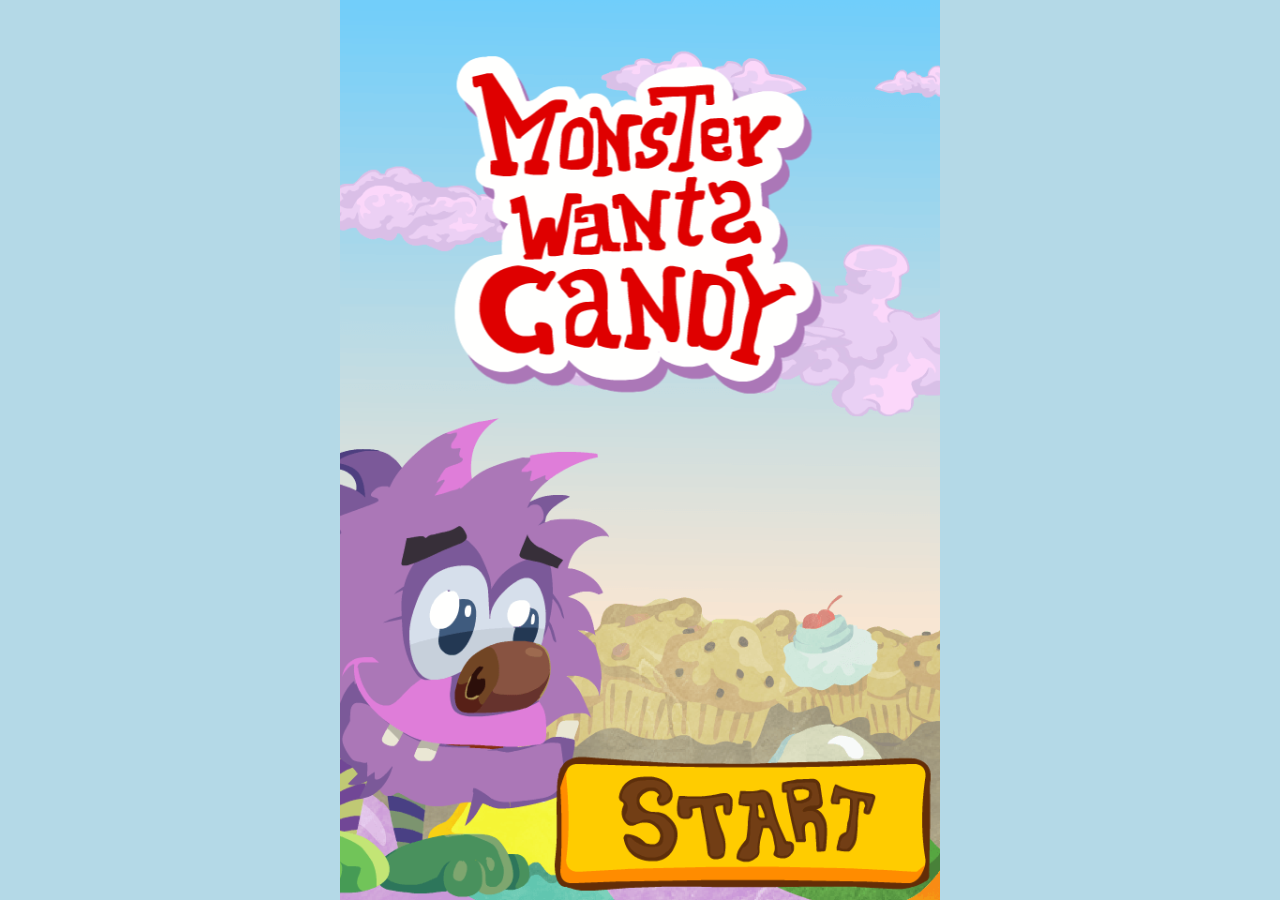
<file: play/monster-wants-candy/index.html>
<!DOCTYPE html>
<html>
<head>
	<meta charset="utf-8" />
	<title>Monster Wants Candy demo</title>
	<style> body { margin: 0; background: #B4D9E7; } </style>
	<script src="src/phaser-2.0.7.min.js"></script>
	<script src="src/Boot.js"></script>
	<script src="src/Preloader.js"></script>
	<script src="src/MainMenu.js"></script>
	<script src="src/Game.js"></script>
</head>
<body>
<script>
(function() {
	// initialize the framework
	var game = new Phaser.Game(640, 960, Phaser.AUTO, 'game');
	// add game states
	game.state.add('Boot', Candy.Boot);
	game.state.add('Preloader', Candy.Preloader);
	game.state.add('MainMenu', Candy.MainMenu);
	game.state.add('Game', Candy.Game);
	// start the Boot state
	game.state.start('Boot');
})();
</script>
</body>
</html>
</file>
<file: play/alien-invasion/base.css>
/* http://meyerweb.com/eric/tools/css/reset/ 
   v2.0 | 20110126
   License: none (public domain)
*/

html, body, div, span, applet, object, iframe,
h1, h2, h3, h4, h5, h6, p, blockquote, pre,
a, abbr, acronym, address, big, cite, code,
del, dfn, em, img, ins, kbd, q, s, samp,
small, strike, strong, sub, sup, tt, var,
b, u, i, center,
dl, dt, dd, ol, ul, li,
fieldset, form, label, legend,
table, caption, tbody, tfoot, thead, tr, th, td,
article, aside, canvas, details, embed, 
figure, figcaption, footer, header, hgroup, 
menu, nav, output, ruby, section, summary,
time, mark, audio, video {
	margin: 0;
	padding: 0;
	border: 0;
	font-size: 100%;
	font: inherit;
	vertical-align: baseline;
}
/* HTML5 display-role reset for older browsers */
article, aside, details, figcaption, figure, 
footer, header, hgroup, menu, nav, section {
	display: block;
}
body {
	line-height: 1;
}
ol, ul {
	list-style: none;
}
blockquote, q {
	quotes: none;
}
blockquote:before, blockquote:after,
q:before, q:after {
	content: '';
	content: none;
}
table {
	border-collapse: collapse;
	border-spacing: 0;
}


/* Center the container */
#container {
  padding-top:50px;
  margin:0 auto;
  width:480px;
}

/* Give canvas a background */
canvas {
  background-color:black;

}
</file>
<file: play/canyon-racer/common.css>
/****************************************/
/* common styles used for v1 through v4 */
/****************************************/

body          { font-family: Arial, Helvetica, sans-serif; }
#stats        { border: 2px solid black; }
#controls     { width: 28em; float: left; padding: 1em; font-size: 0.7em; }
#controls th  { text-align: right; vertical-align: middle; }
#instructions { clear: left; float: left; width: 17em; padding: 1em; border: 1px solid black; box-shadow: 0 0 5px black; }
#racer        { position: relative; z-index: 0; width: 640px; height: 480px; margin-left: 20em; border: 2px solid black; }
#canvas       { position: absolute; z-index: 0; width: 640px; height: 480px; z-index: 0; background-color: #72D7EE; }
#mute         { background-position:   0px 0px; width: 32px; height: 32px; background: url(images/mute.png); display: inline-block; cursor: pointer; position: absolute; margin-left: 20em; }
#mute.on      { background-position: -32px 0px; }

/**************************************************/
/* rudimentary heads up display (only used in v4) */
/**************************************************/

#hud                   { position: absolute; z-index: 1; width: 640px; padding: 5px 0; font-family: Verdana, Geneva, sans-serif; font-size: 0.8em; background-color: rgba(255,0,0,0.4); color: black; border-bottom: 2px solid black; box-sizing: border-box; -moz-box-sizing: border-box; -webkit-box-sizing: border-box; }
#hud .hud              { background-color: rgba(255,255,255,0.6); padding: 5px; border: 1px solid black; margin: 0 5px; transition-property: background-color; transition-duration: 2s; -webkit-transition-property: background-color; -webkit-transition-duration: 2s; }
#hud #speed            { float: right; }
#hud #current_lap_time { float: left;  }
#hud #last_lap_time    { float: left; display: none;  }
#hud #fast_lap_time    { display: block; width: 12em;  margin: 0 auto; text-align: center; transition-property: background-color; transition-duration: 2s; -webkit-transition-property: background-color; -webkit-transition-duration: 2s; }
#hud .value            { color: black; font-weight: bold; }
#hud .fastest          { background-color: rgba(255,215,0,0.5); }
</file>
<file: play/connect-four/css/main.css>
body {
  font-family: 'Nunito', 'Helvetica Neue', sans-serif;
  padding: 0.1px; /* prevent margin overflow */
  margin: 0;
}

.title {
  font-size: 2rem;
}
@media (max-width: 460px) {
  .title {
    font-size: 1.66rem;
  }
}

.wrapper {
  margin: 36px auto 0;
  width: 460px;
}
@media (max-width: 460px) {
  .wrapper {
    margin: 20px auto 0;
    width: 240px;
  }
}

.keyboard-friendly {
  position: absolute;
  left: 0;
  bottom: 0;
  padding: 12px;
  background: rgba(255,255,255,0.75);
}

.keyboard-friendly-img {
  width: 70px;
  display: block;
}

.board button {
  display: block;
  width: 60px;
  height: 60px;
  border-radius: 50%;
  border: 0;
  margin: 1px;
  background: #bbb;
}
.board button:hover {
  filter: brightness(75%);
}
/* no focus rings by default... focus borders get added via js */
.board button:focus {
  outline: 0;
}
.board button::-moz-focus-inner {
  border: 0;
}
.board button.red {
  background: #ad0505;
  background: linear-gradient(to bottom, #ff1616 0%,#ad0505 100%);
}
.board button.black {
  background: #000;
  background: linear-gradient(to bottom, #333 0%,#000000 100%);
}
@media (max-width: 460px) {
  .board button {
    width: 30px;
    height: 30px;
  }
}

.play-again {
  height: 0px;
  overflow: hidden;
}
.play-again.show {
  height: 40px;
  transition: 0.75s;
}

.play-again-btn {
  display: inline-block;
  margin-bottom: 2em;
  height: 40px;
  line-height: 40px;
  width: 50%;
  background: mediumseagreen;
  color: white;
  text-decoration: none;
  opacity: 0.9;
}
.play-again-btn:hover,
.play-again-btn:focus {
  background: #359660;
}
.play-again:hover {
  opacity: 1;
}

.top-text {
  margin-bottom: 2rem;
  font-size: 1rem;
}
@media (max-width: 460px) {
  .top-text {
    font-size: 0.66rem;
  }
}

.primary {
  color: black;
  margin: 0 0 0.75rem;
  font-weight: normal;
}
.primary .red,
.primary .black {
  position: relative;
}
.primary .red::after,
.primary .black::after {
  display: block;
  width: 16px;
  height: 16px;
  content: "";
  position: absolute;
  right: 6px;
  top: 8px;
  border-radius: 50%;
}
.primary [contenteditable="true"] {
  border-bottom: 1px solid black;
  padding: 0 1.25em 0 0.25em;
}
.primary [contenteditable="true"].red::after {
  background: linear-gradient(to bottom, #ff1616 0%,#ad0505 100%);
}
.primary [contenteditable="true"].black::after {
  background: linear-gradient(to bottom, #333 0%,#000000 100%);
}

.secondary {
  color: #bbb;
  margin: 0;
  font-weight: normal;
}
.secondary [contenteditable="true"] {
  border-bottom: 1px solid #bbb;
  padding: 0 1.25em 0 0.25em;
}

.code {
  position: absolute;
  bottom: 5px;
  left: 50%;
  -webkit-transform: translateX(-50%);
  transform: translateX(-50%);

  font-size: 12px;
  color: #bbb;
  padding: 4px 8px;
  background: rgba(255,255,255,0.75);
}

.center {
  text-align: center;
}
</file>
